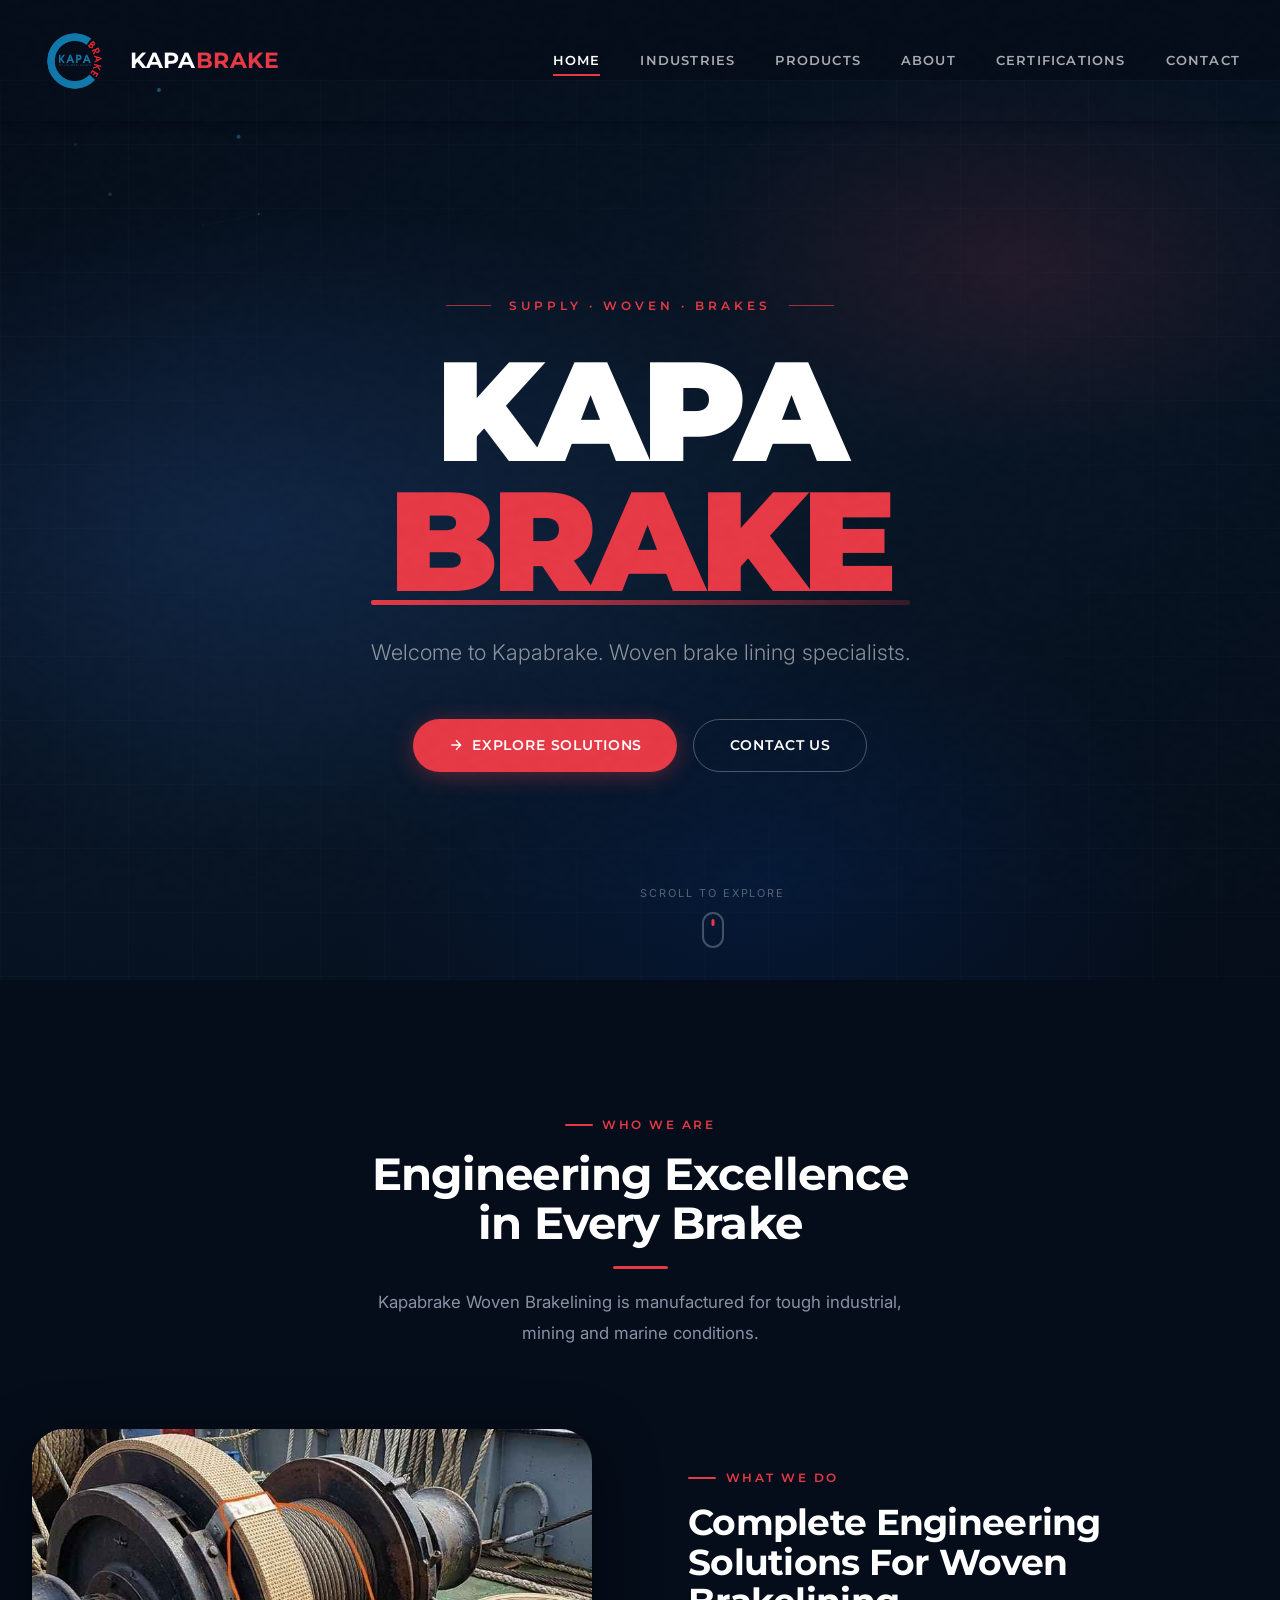
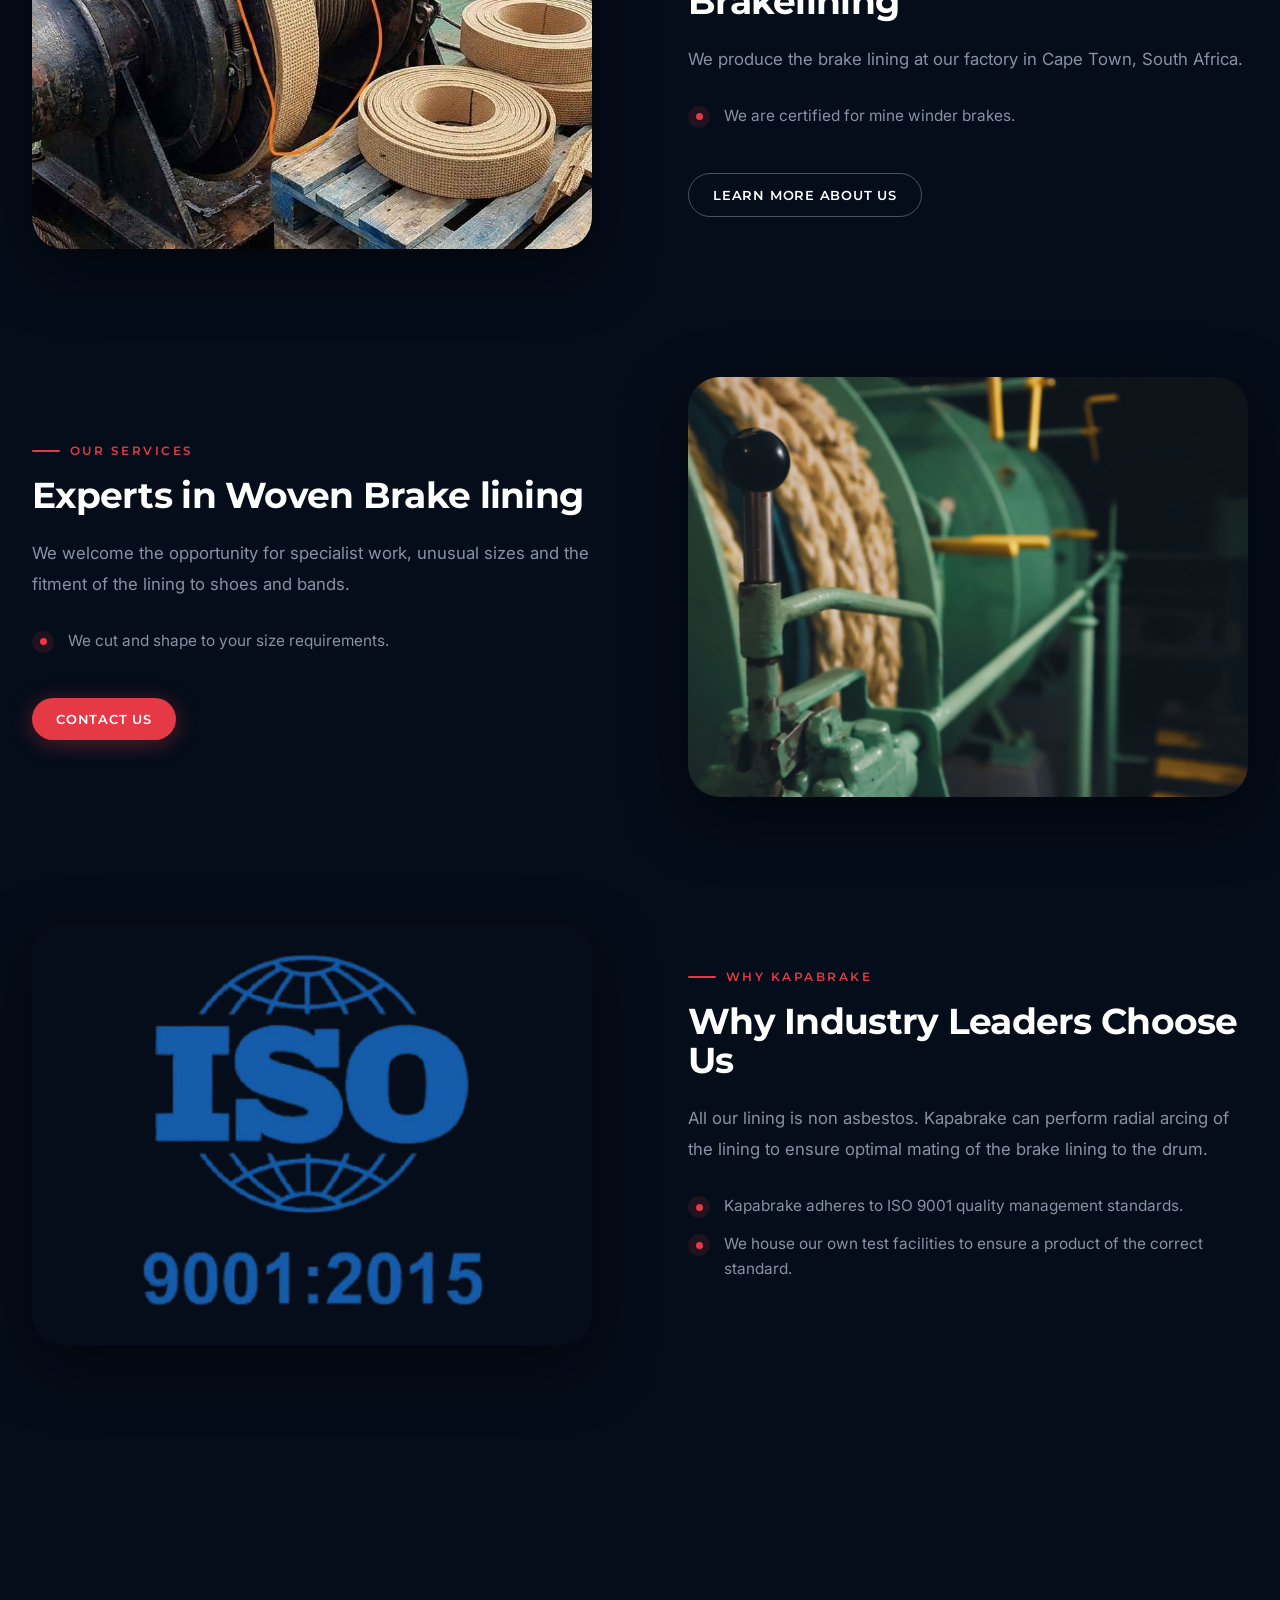
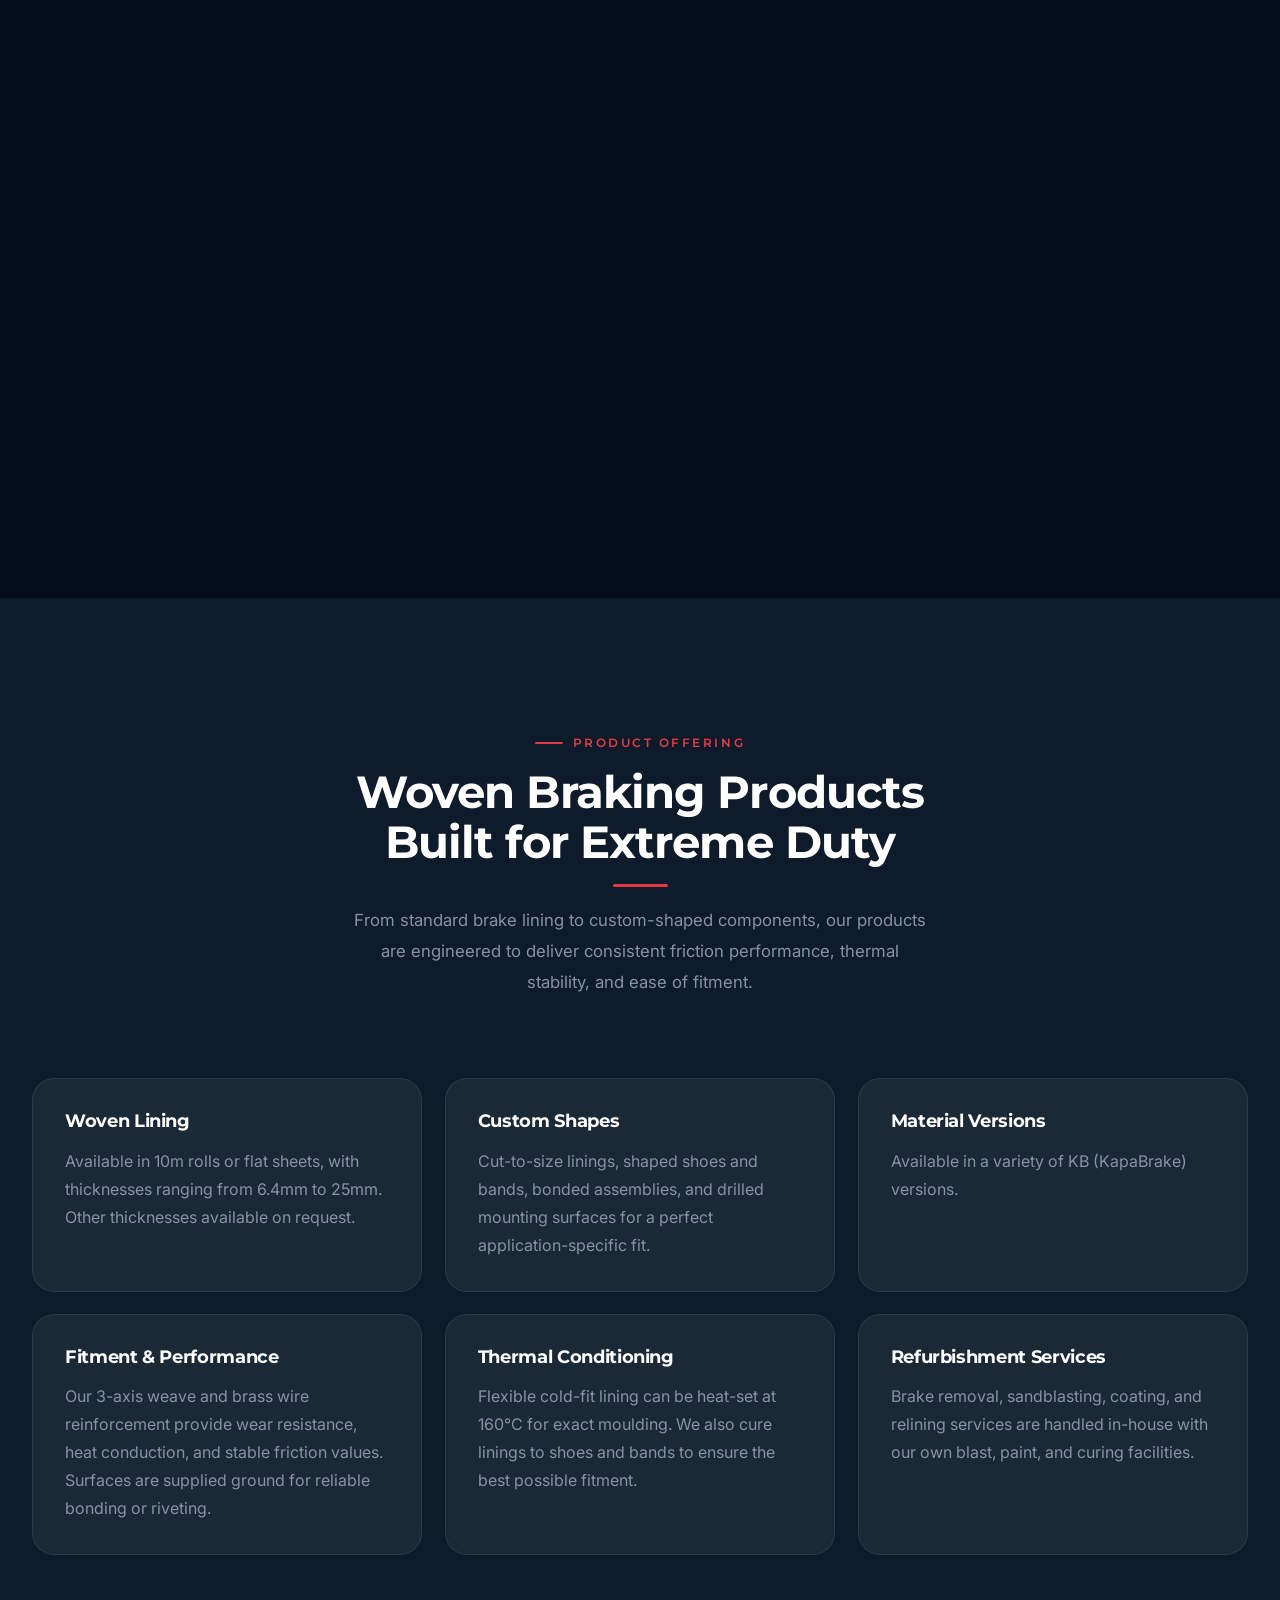
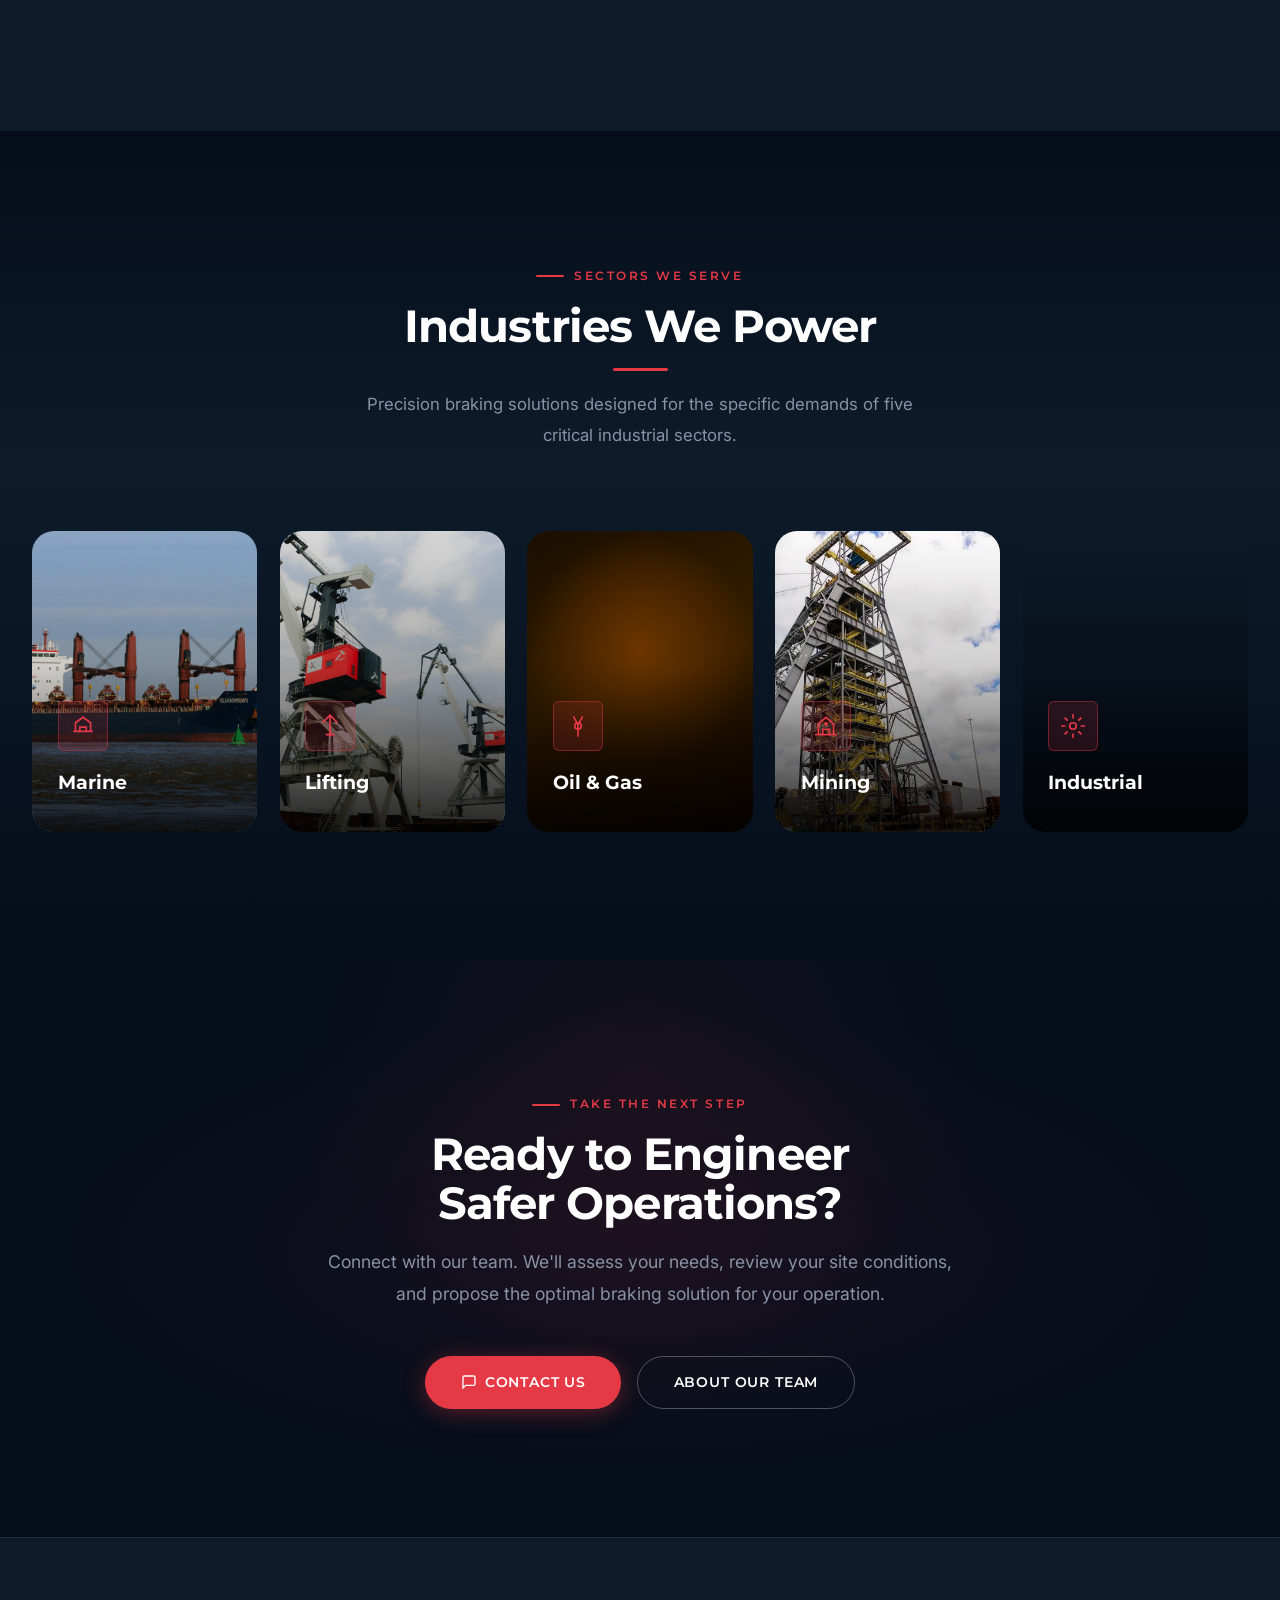
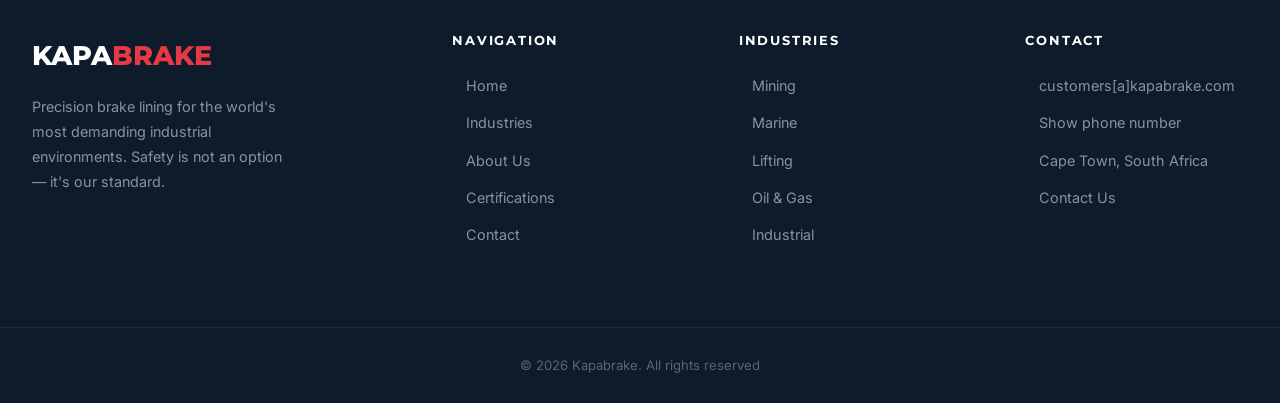
<file: index.html>
<!DOCTYPE html>
<html lang="en">
<head>
  <meta charset="UTF-8" />
  <meta name="viewport" content="width=device-width, initial-scale=1.0" />
  <title>Kapabrake | Industrial Brake Lining for Mining & Heavy Industry</title>
  <meta name="description" content="Kapabrake engineers precision brake lining for the world's most demanding industries — mining, oil & gas, marine, and lifting." />
  <link rel="icon" type="image/svg+xml" href="favicon.svg">
  <link rel="preconnect" href="https://fonts.googleapis.com" />
  <link rel="preconnect" href="https://fonts.gstatic.com" crossorigin />
  <link href="https://fonts.googleapis.com/css2?family=Montserrat:wght@300;400;600;700;800;900&family=Inter:wght@300;400;500;600&display=swap" rel="stylesheet" />
  <link rel="stylesheet" href="css/styles.css" />
  <link rel="stylesheet" href="css/responsive-mobile.css" />
  <style>
    .nav-logo-img {
      transition: transform 0.3s ease;
    }
    .nav-logo:hover .nav-logo-img {
      transform: rotate(15deg);
    }
  </style>
</head>
<body>

  <!-- Scroll Progress -->
  <div id="progress-bar"></div>

  <!-- Navigation -->
  <nav class="navbar">
    <a href="index.html" class="nav-logo">
      <img src="Media/Main/Kapabrake%20July%202026/Bg%20Removed/Kapabrake_Large_Logo-removebg-preview.png" alt="Kapabrake Logo" class="nav-logo-img" style="height:70px;width:auto;margin-right:1rem;">
      <span class="nav-logo-text">KAPA<em>BRAKE</em></span>
    </a>
    <div class="nav-links">
      <a href="index.html"   class="nav-link">Home</a>
      <a href="#industries"  class="nav-link">Industries</a>
      <a href="products.html" class="nav-link">Products</a>
      <a href="about.html"   class="nav-link">About</a>
      <a href="certifications.html"    class="nav-link">Certifications</a>
      <a href="contact.html" class="nav-link">Contact</a>
    </div>
    <button class="hamburger" aria-label="Menu">
      <span></span><span></span><span></span>
    </button>
  </nav>

  <!-- ═══ HERO ═══ -->
  <section class="hero">
    <div class="hero-bg">
      <video autoplay muted loop playsinline class="hero-video" style="width:100%;height:100%;object-fit:cover;">
        <source src="Media/Videos-Gifs/Main-Hero-Video.mp4" type="video/mp4">
      </video>
    </div>
    <canvas id="hero-canvas"></canvas>
    <div class="hero-grid"></div>
    <div class="hero-vignette"></div>

    <div class="hero-content">
      <p class="hero-eyebrow">Supply · Woven · Brakes</p>
      <h1 class="hero-title">
        <span class="kapa">KAPA</span>
        <span class="brake">BRAKE</span>
      </h1>
      <p class="hero-sub">Welcome to Kapabrake. Woven brake lining specialists.</p>
      <div class="hero-actions">
        <a href="#industries" class="btn btn-primary">
          <svg width="16" height="16" viewBox="0 0 24 24" fill="none" stroke="currentColor" stroke-width="2"><path d="M5 12h14M12 5l7 7-7 7"/></svg>
          Explore Solutions
        </a>
        <a href="contact.html" class="btn btn-outline">Contact Us</a>
      </div>
    </div>

    <div class="scroll-cue">
      <span class="scroll-cue-label">Scroll to explore</span>
      <div class="scroll-cue-mouse"><div class="scroll-cue-wheel"></div></div>
    </div>
  </section>

  <!-- ═══ VALUE BLOCKS ═══ -->
  <section class="section value-section" id="about-intro">
    <div class="container">
      <div class="section-header">
        <span class="tag">Who We Are</span>
        <h2>Engineering Excellence<br>in Every Brake</h2>
        <div class="section-divider"></div>
        <p class="section-sub">Kapabrake Woven Brakelining is manufactured for tough industrial, mining and marine conditions.</p>
      </div>
    </div>

    <!-- Block 1: What We Do -->
    <div class="value-block">
      <div class="val-img value-image-1 aos from-left">
        <img src="Media/Home%20-%20Hero/What%20We%20Do.jpeg" alt="What We Do" class="val-img-inner">
      </div>
      <div class="val-content aos from-right">
        <span class="tag">What We Do</span>
        <h3>Complete Engineering Solutions For Woven Brakelining</h3>
        <p>We produce the brake lining at our factory in Cape Town, South Africa.</p>
        <ul class="val-list">
          <li class="val-item"><div class="val-dot"></div>We are certified for mine winder brakes.</li>
        </ul>
        <a href="about.html" class="btn btn-outline btn-sm" style="margin-top:1rem;">Learn More About Us</a>
      </div>
    </div>

    <!-- Block 2: Services -->
    <div class="value-block flip">
      <div class="val-img value-image-2 aos from-right">
        <img src="Media/Home - Hero/Custom Installation.jpg" alt="Custom Installation" class="val-img-inner">
      </div>
      <div class="val-content aos from-left">
        <span class="tag">Our Services</span>
        <h3>Experts in Woven Brake lining</h3>
        <p>We welcome the opportunity for specialist work, unusual sizes and the fitment of the lining to shoes and bands.</p>
        <ul class="val-list">
          <li class="val-item"><div class="val-dot"></div>We cut and shape to your size requirements.</li>
        </ul>
        <a href="contact.html" class="btn btn-primary btn-sm" style="margin-top:1rem;">Contact Us</a>
      </div>
    </div>

    <!-- Block 3: Why Kapabrake -->
    <div class="value-block">
      <div class="val-img value-image-3 aos from-left">
        <img src="Media/Home - Hero/Why Leaders Trust Us.png" alt="Why Leaders Trust Us" class="val-img-inner">
      </div>
      <div class="val-content aos from-right">
        <span class="tag">Why Kapabrake</span>
        <h3>Why Industry Leaders Choose Us</h3>
        <p>All our lining is non asbestos. Kapabrake can perform radial arcing of the lining to ensure optimal mating of the brake lining to the drum.</p>
        <ul class="val-list">
          <li class="val-item"><div class="val-dot"></div>Kapabrake adheres to ISO 9001 quality management standards.</li>
          <li class="val-item"><div class="val-dot"></div>We house our own test facilities to ensure a product of the correct standard.</li>
        </ul>
      </div>
    </div>

    <!-- Block 4: Industry Problems -->
    <div class="value-block flip">
      <div class="val-img value-image-4 aos from-right">
        <video autoplay muted loop class="val-img-inner" style="width:100%;height:100%;object-fit:cover;">
          <source src="Media/Main/Harshest%20Conditions.mp4" type="video/mp4">
        </video>
      </div>
      <div class="val-content aos from-left">
        <span class="tag">Solving Real Problems</span>
        <h3>Built for the Harshest Conditions on Earth</h3>
        <p>Mining and heavy industry present engineering challenges that off-the-shelf solutions cannot solve. Extreme heat, constant vibration, corrosive environments, and enormous loads demand systems that are engineered from the ground up for durability.</p>
        <p>Kapabrake's engineering philosophy is simple: design for worst-case scenarios, then test beyond them. All brake lining that we ship has been subjected to conditions more extreme than it will ever face in the field.</p>
        <ul class="val-list">
         
          <li class="val-item"><div class="val-dot"></div>Corrosion-resistant coatings for marine environments</li>
          <li class="val-item"><div class="val-dot"></div>Engineered for abnormal load capacities</li>
        </ul>
      </div>
    </div>
  </section>

  <!-- ═══ PRODUCT OFFERING ═══ -->
  <section class="section" style="background:var(--bg-secondary)">
    <div class="container">
      <div class="section-header">
        <span class="tag">Product Offering</span>
        <h2 style="color:#fff;">Woven Braking Products<br>Built for Extreme Duty</h2>
        <div class="section-divider"></div>
        <p class="section-sub">From standard brake lining to custom-shaped components, our products are engineered to deliver consistent friction performance, thermal stability, and ease of fitment.</p>
      </div>
    </div>
    <div class="product-grid">
      <div class="product-card aos">
        <h4>Woven Lining</h4>
        <p>Available in 10m rolls or flat sheets, with thicknesses ranging from 6.4mm to 25mm. Other thicknesses available on request.</p>
      </div>
      <div class="product-card aos" data-delay="100">
        <h4>Custom Shapes</h4>
        <p>Cut-to-size linings, shaped shoes and bands, bonded assemblies, and drilled mounting surfaces for a perfect application-specific fit.</p>
      </div>
      <div class="product-card aos" data-delay="200">
        <h4>Material Versions</h4>
        <p>Available in a variety of KB (KapaBrake) versions.</p>
      </div>
      <div class="product-card aos" data-delay="300">
        <h4>Fitment &amp; Performance</h4>
        <p>Our 3-axis weave and brass wire reinforcement provide wear resistance, heat conduction, and stable friction values. Surfaces are supplied ground for reliable bonding or riveting.</p>
      </div>
      <div class="product-card aos" data-delay="400">
        <h4>Thermal Conditioning</h4>
        <p>Flexible cold-fit lining can be heat-set at 160°C for exact moulding. We also cure linings to shoes and bands to ensure the best possible fitment.</p>
      </div>
      <div class="product-card aos" data-delay="500">
        <h4>Refurbishment Services</h4>
        <p>Brake removal, sandblasting, coating, and relining services are handled in-house with our own blast, paint, and curing facilities.</p>
      </div>
    </div>
  </section>

  <!-- ═══ INDUSTRIES ═══ -->
  <section class="section industries-section" id="industries">
    <div class="container">
      <div class="section-header">
        <span class="tag">Sectors We Serve</span>
        <h2>Industries We Power</h2>
        <div class="section-divider"></div>
        <p class="section-sub">Precision braking solutions designed for the specific demands of five critical industrial sectors.</p>
      </div>
    </div>

    <div class="industries-grid">

      <!-- Marine -->
      <a href="industries/marine.html" class="ind-card ind-marine aos scale-in">
        <div class="ind-card-bg">
          <img src="Media/Industries%20Cover%20Media/Marine_Cover_Image.png" alt="Marine operations" />
        </div>
        <div class="ind-card-overlay"></div>
        <div class="ind-arrow">
          <svg viewBox="0 0 24 24"><path d="M7 17L17 7M7 7h10v10"/></svg>
        </div>
        <div class="ind-card-body">
          <div class="ind-icon">
            <svg viewBox="0 0 24 24"><path d="M3 17h18M5 17V9l7-5 7 5v8"/><path d="M9 17V13h6v4"/></svg>
          </div>
          <div class="ind-title">Marine</div>
          <div class="ind-desc">Flexible for easy fitment on winches for anchors, windlasses, and deck machinery.</div>
        </div>
      </a>

      <!-- Lifting -->
      <a href="industries/lifting.html" class="ind-card ind-lifting aos scale-in" data-delay="80">
        <div class="ind-card-bg">
          <img src="Media/Home - Industries/Industry Lifting.jpg" alt="Lifting operations" />
        </div>
        <div class="ind-card-overlay"></div>
        <div class="ind-arrow">
          <svg viewBox="0 0 24 24"><path d="M7 17L17 7M7 7h10v10"/></svg>
        </div>
        <div class="ind-card-body">
          <div class="ind-icon">
            <svg viewBox="0 0 24 24"><path d="M12 2v20M5 9l7-7 7 7"/><path d="M8 20h8"/></svg>
          </div>
          <div class="ind-title">Lifting</div>
          <div class="ind-desc">Even thickness for maximum mating on drum faces of cranes, elevators and lifting equipment.</div>
        </div>
      </a>

      <!-- Oil & Gas -->
      <a href="industries/oil-gas.html" class="ind-card ind-oilgas aos scale-in" data-delay="160">
        <div class="ind-card-bg">
          <video autoplay muted loop playsinline>
            <source src="Media/Home - Industries/Industry Oil.mp4" type="video/mp4">
          </video>
        </div>
        <div class="ind-card-overlay"></div>
        <div class="ind-arrow">
          <svg viewBox="0 0 24 24"><path d="M7 17L17 7M7 7h10v10"/></svg>
        </div>
        <div class="ind-card-body">
          <div class="ind-icon">
            <svg viewBox="0 0 24 24"><path d="M12 22V12m0 0C12 8 8 6 8 3m4 9c0-4 4-6 4-9"/><circle cx="12" cy="12" r="3"/></svg>
          </div>
          <div class="ind-title">Oil &amp; Gas</div>
          <div class="ind-desc">Impressive friction performance for drilling winches and hazardous area power stopping.</div>
        </div>
      </a>

      <!-- Mining -->
      <a href="industries/mining.html" class="ind-card ind-mining aos scale-in" data-delay="240">
        <div class="ind-card-bg">
          <img src="Media/Industries%20Cover%20Media/Head_gear%20Mining%20Industry.jpeg" alt="Mining operations" />
        </div>
        <div class="ind-card-overlay"></div>
        <div class="ind-arrow">
          <svg viewBox="0 0 24 24"><path d="M7 17L17 7M7 7h10v10"/></svg>
        </div>
        <div class="ind-card-body">
          <div class="ind-icon">
            <svg viewBox="0 0 24 24"><path d="M2 20h20M5 20V10l7-6 7 6v10"/><path d="M9 20v-5h6v5"/><circle cx="12" cy="10" r="1"/></svg>
          </div>
          <div class="ind-title">Mining</div>
          <div class="ind-desc">Strong wear rates and proven durability for mining hoists, cages, and shaft systems.</div>
        </div>
      </a>

      <!-- Industrial -->
      <a href="industries/industrial.html" class="ind-card ind-industrial aos scale-in" data-delay="320">
        <div class="ind-card-bg">
          <video autoplay muted loop playsinline>
            <source src="Media/Main/Hot Rolling.mp4" type="video/mp4">
          </video>
        </div>
        <div class="ind-card-overlay"></div>
        <div class="ind-arrow">
          <svg viewBox="0 0 24 24"><path d="M7 17L17 7M7 7h10v10"/></svg>
        </div>
        <div class="ind-card-body">
          <div class="ind-icon">
            <svg viewBox="0 0 24 24"><circle cx="12" cy="12" r="3"/><path d="M12 1v4M12 19v4M4.22 4.22l2.83 2.83M16.95 16.95l2.83 2.83M1 12h4M19 12h4M4.22 19.78l2.83-2.83M16.95 7.05l2.83-2.83"/></svg>
          </div>
          <div class="ind-title">Industrial</div>
          <div class="ind-desc">Tough brake lining for heavy factory machinery, clutches, and industrial equipment.</div>
        </div>
      </a>

    </div>
  </section>

  <!-- ═══ CTA ═══ -->
  <section class="section cta-section">
    <div class="cta-inner">
      <span class="tag" style="justify-content:center;">Take the Next Step</span>
      <h2 class="aos">Ready to Engineer<br>Safer Operations?</h2>
      <p class="aos" data-delay="100">Connect with our team. We'll assess your needs, review your site conditions, and propose the optimal braking solution for your operation.</p>
      <div class="cta-actions aos" data-delay="200">
        <a href="contact.html" class="btn btn-primary">
          <svg width="16" height="16" viewBox="0 0 24 24" fill="none" stroke="currentColor" stroke-width="2"><path d="M21 15a2 2 0 01-2 2H7l-4 4V5a2 2 0 012-2h14a2 2 0 012 2z"/></svg>
          Contact Us
        </a>
        <a href="about.html" class="btn btn-outline">About Our Team</a>
      </div>
    </div>
  </section>

  <!-- ═══ FOOTER ═══ -->
  <footer class="footer">
    <div class="footer-grid">
      <div>
        <div class="footer-brand-name">KAPA<em>BRAKE</em></div>
        <p class="footer-tagline">Precision brake lining for the world's most demanding industrial environments. Safety is not an option — it's our standard.</p>
      </div>

      <div class="footer-col">
        <h4>Navigation</h4>
        <ul>
          <li><a href="index.html">Home</a></li>
          <li><a href="#industries">Industries</a></li>
          <li><a href="about.html">About Us</a></li>
          <li><a href="certifications.html">Certifications</a></li>
          <li><a href="contact.html">Contact</a></li>
        </ul>
      </div>

      <div class="footer-col">
        <h4>Industries</h4>
        <ul>
          <li><a href="industries/mining.html">Mining</a></li>
          <li><a href="industries/marine.html">Marine</a></li>
          <li><a href="industries/lifting.html">Lifting</a></li>
          <li><a href="industries/oil-gas.html">Oil &amp; Gas</a></li>
          <li><a href="industries/industrial.html">Industrial</a></li>
        </ul>
      </div>

      <div class="footer-col">
        <h4>Contact</h4>
        <ul>
          <li><a href="mailto:customers@kapabrake.com">customers[a]kapabrake.com</a></li>
          <li><a href="#" id="phone" data-p="KzI3ICgyMSkgMjg2IDA2NDE=">Show phone number</a></li>
          <li><a href="#">Cape Town, South Africa</a></li>
          <li><a href="contact.html">Contact Us</a></li>
        </ul>
      </div>
    </div>

    <div class="footer-bottom">
      <p class="footer-copy">© <span id="year"></span> Kapabrake. All rights reserved</p>
    
  </footer>

  <script src="js/main.js"></script>
  <script>
    // Auto-update copyright year
    document.getElementById('year').textContent = new Date().getFullYear();
  </script>
  <script>
    // Auto-update copyright year
    document.getElementById("year").textContent = new Date().getFullYear();
  </script>
  <script>
    document.querySelectorAll('a[id="phone"]').forEach(phoneEl => {
      phoneEl.addEventListener('click', e => {
        e.preventDefault();
        const num = atob(phoneEl.dataset.p);
        phoneEl.textContent = num;
        phoneEl.href = 'tel:' + num.replace(/[^d+]/g, '');
      });
    });
  </script>
</body>
</html>
</file>
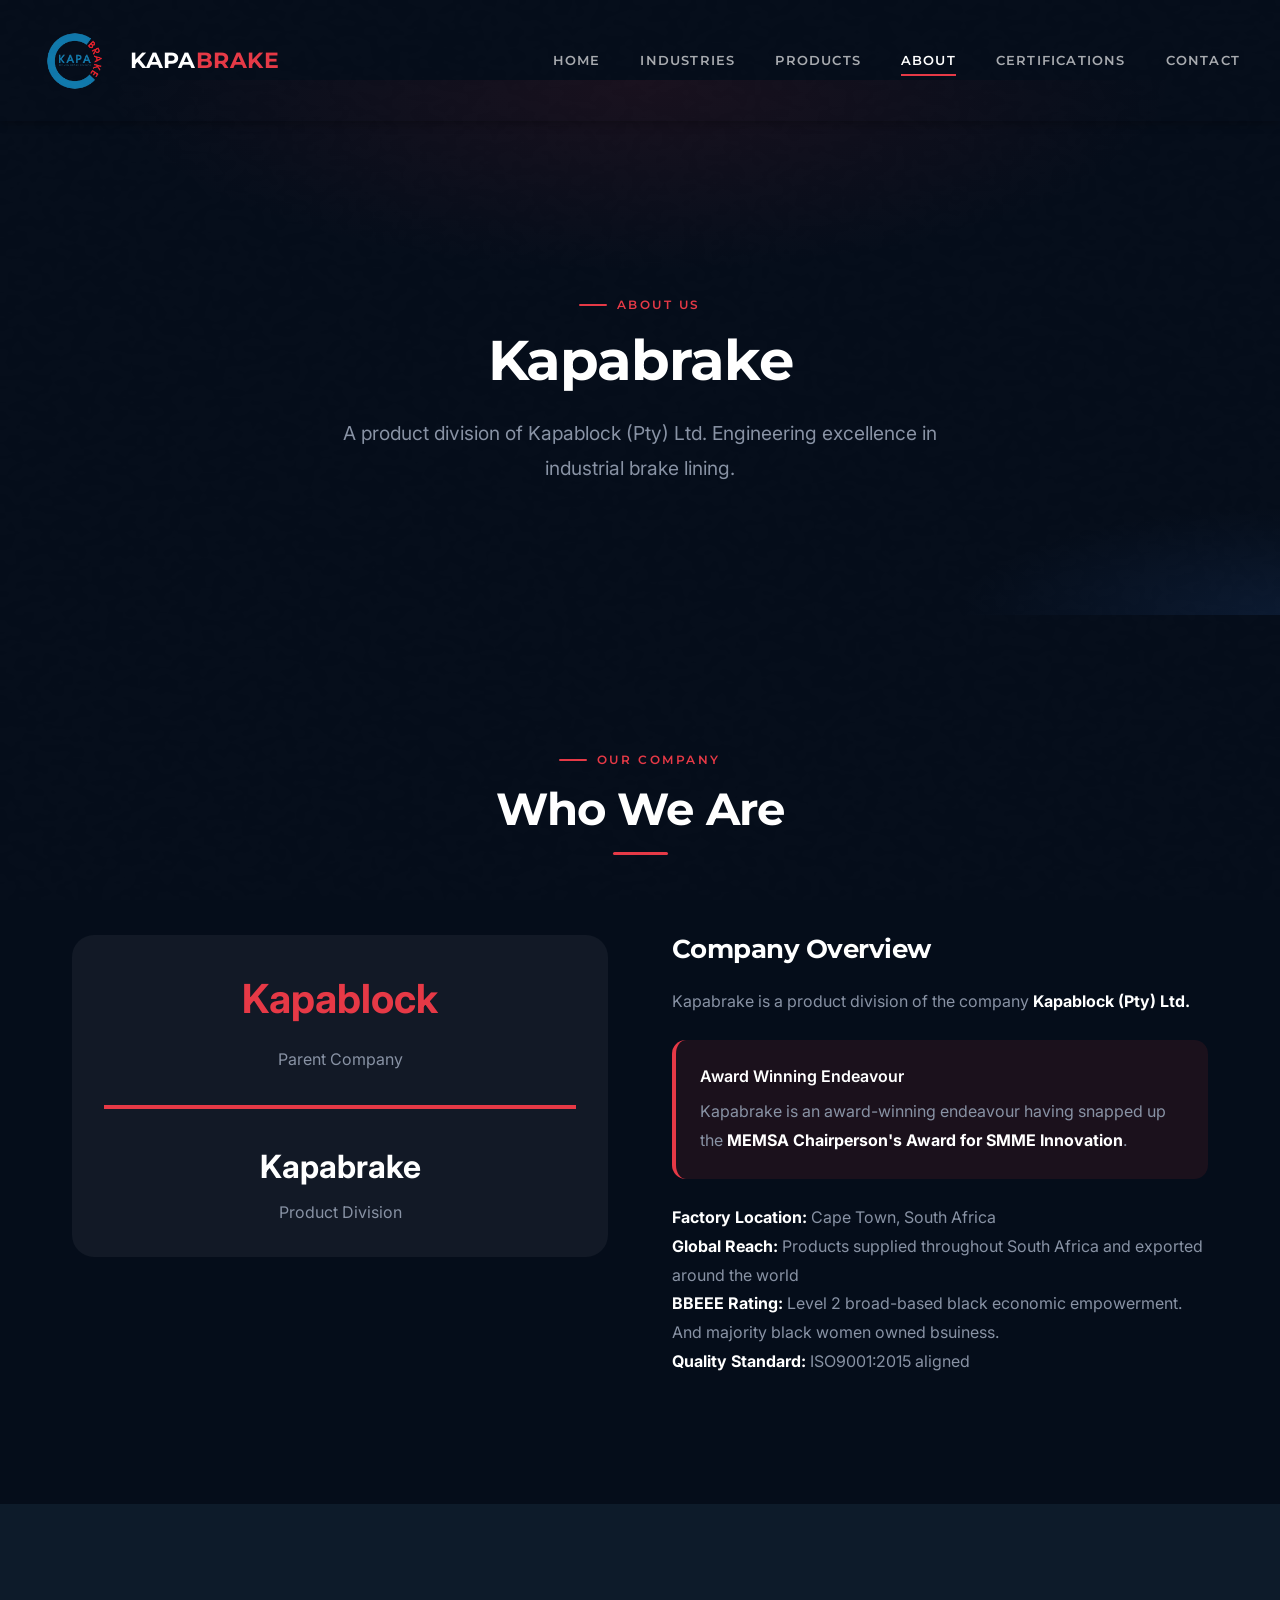
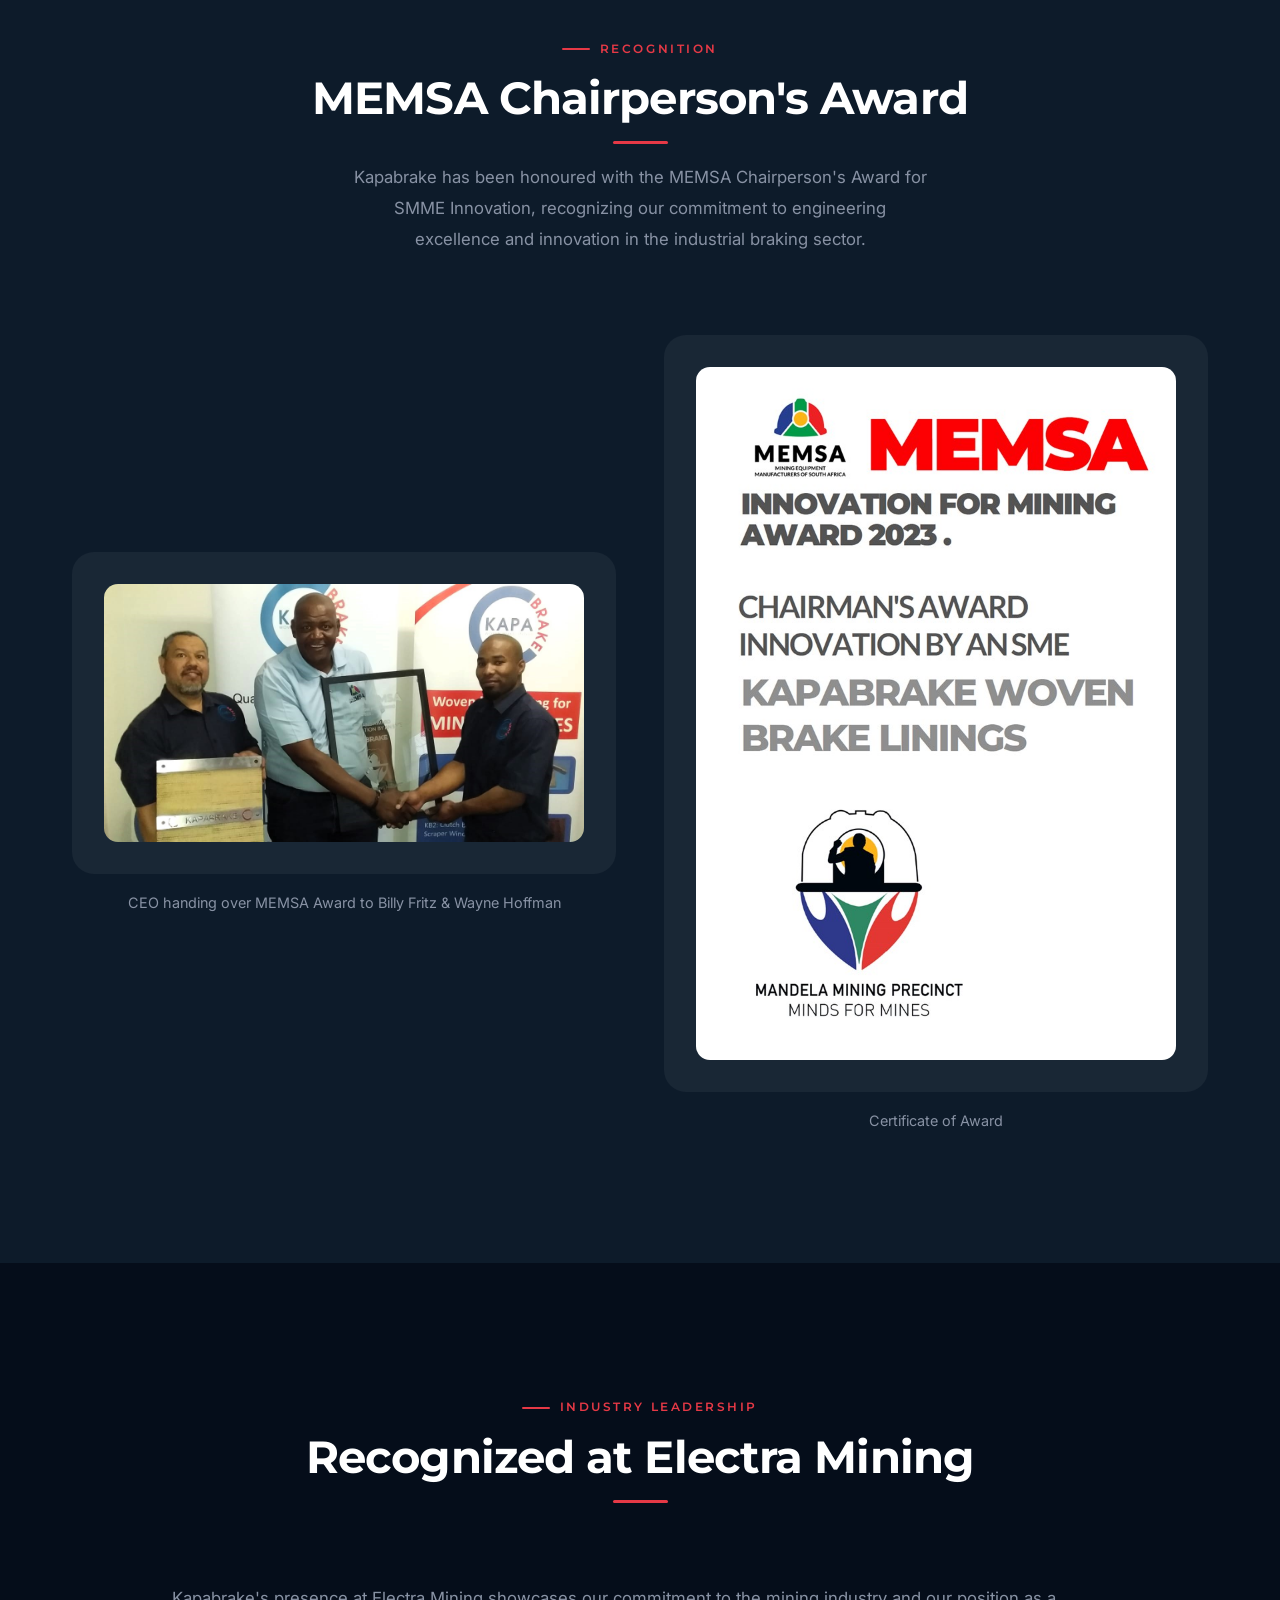
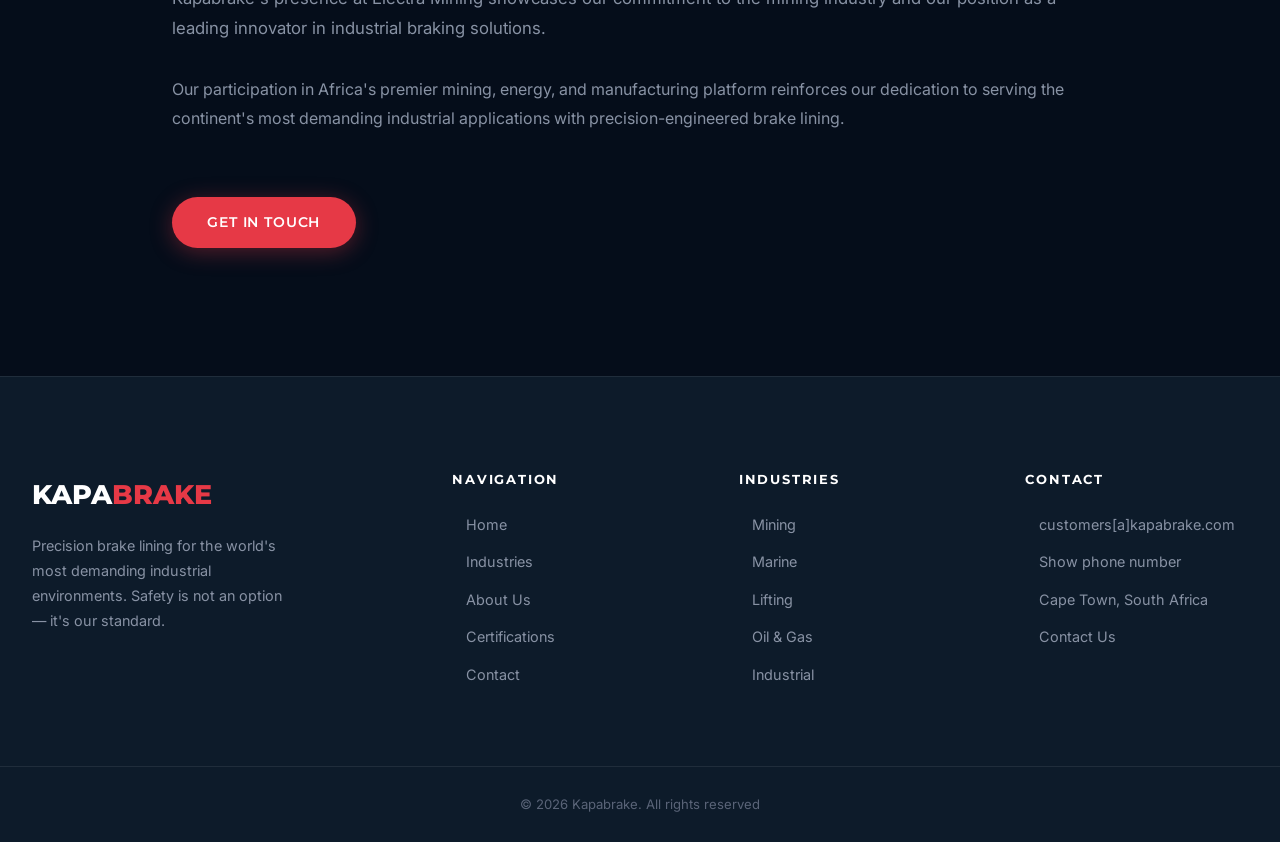
<file: about.html>
<!DOCTYPE html>
<html lang="en">
<head>
  <meta charset="UTF-8" />
  <meta name="viewport" content="width=device-width, initial-scale=1.0" />
  <title>About Kapabrake | Our Story & Mission</title>
  <meta name="description" content="Learn about Kapabrake — a product division of Kapablock (Pty) Ltd., award-winning manufacturer of industrial brake lining based in Cape Town, South Africa." />
  <link rel="icon" type="image/svg+xml" href="favicon.svg">
  <link rel="preconnect" href="https://fonts.googleapis.com" />
  <link rel="preconnect" href="https://fonts.gstatic.com" crossorigin />
  <link href="https://fonts.googleapis.com/css2?family=Montserrat:wght@300;400;600;700;800;900&family=Inter:wght@300;400;500;600&display=swap" rel="stylesheet" />
  <link rel="stylesheet" href="css/styles.css" />
  <link rel="stylesheet" href="css/responsive-mobile.css" />
  <style>
    .nav-logo-img {
      transition: transform 0.3s ease;
    }
    .nav-logo:hover .nav-logo-img {
      transform: rotate(15deg);
    }
  </style>
</head>
<body>

  <div id="progress-bar"></div>

  <nav class="navbar">
    <a href="index.html" class="nav-logo">
      <img src="Media/Main/Kapabrake%20July%202026/Bg%20Removed/Kapabrake_Large_Logo-removebg-preview.png" alt="Kapabrake Logo" class="nav-logo-img" style="height:70px;width:auto;margin-right:1rem;">
      <span class="nav-logo-text">KAPA<em>BRAKE</em></span>
    </a>
    <div class="nav-links">
      <a href="index.html"   class="nav-link">Home</a>
      <a href="index.html#industries" class="nav-link">Industries</a>
      <a href="products.html" class="nav-link">Products</a>
      <a href="about.html"   class="nav-link">About</a>
      <a href="certifications.html"    class="nav-link">Certifications</a>
      <a href="contact.html" class="nav-link">Contact</a>
    </div>
    <button class="hamburger" aria-label="Menu">
      <span></span><span></span><span></span>
    </button>
  </nav>

  <div class="page-hero">
    <div class="page-hero-inner">
      <span class="tag tag-center">About Us</span>
      <h1 class="aos">Kapabrake</h1>
      <p class="aos" data-delay="100">A product division of Kapablock (Pty) Ltd. Engineering excellence in industrial brake lining.</p>
    </div>
  </div>

  <!-- About Company Section -->
  <section class="section" style="background:var(--bg-primary)">
    <div class="container" style="max-width:1200px">
      <div class="section-header">
        <span class="tag">Our Company</span>
        <h2 style="color:#fff;">Who We Are</h2>
        <div class="section-divider"></div>
      </div>

      <div style="display:grid;grid-template-columns:1fr 1fr;gap:4rem;align-items:start;margin-top:3rem;" class="aos">
        <!-- Left: Logo/Identity -->
        <div>
          <div style="background:rgba(255,255,255,0.05);padding:2rem;border-radius:var(--radius-lg);text-align:center;margin-bottom:2rem;">
            <div style="font-size:2.5rem;font-weight:bold;color:var(--red);margin-bottom:1rem;">Kapablock</div>
            <div style="color:var(--text-secondary);margin-bottom:2rem;">Parent Company</div>
            <div style="height:4px;background:var(--red);margin:2rem 0;"></div>
            <div style="font-size:2rem;font-weight:bold;color:#fff;">Kapabrake</div>
            <div style="color:var(--text-secondary);margin-top:0.5rem;">Product Division</div>
          </div>
        </div>

        <!-- Right: Company Information -->
        <div>
          <h3 style="color:#fff;margin-bottom:1.5rem;">Company Overview</h3>
          <div style="display:flex;flex-direction:column;gap:1.5rem;color:var(--text-secondary);">
            <p style="line-height:1.8;">Kapabrake is a product division of the company <strong style="color:#fff;">Kapablock (Pty) Ltd.</strong></p>

            <div style="background:rgba(220,50,50,0.1);border-left:4px solid var(--red);padding:1.5rem;border-radius:var(--radius-md);">
              <div style="color:#fff;font-weight:600;margin-bottom:0.5rem;">Award Winning Endeavour</div>
              <p style="line-height:1.8;margin:0;">Kapabrake is an award-winning endeavour having snapped up the <strong style="color:#fff;">MEMSA Chairperson's Award for SMME Innovation</strong>.</p>
            </div>

            <div>
              <p style="line-height:1.8;"><strong style="color:#fff;">Factory Location:</strong> Cape Town, South Africa</p>
              <p style="line-height:1.8;"><strong style="color:#fff;">Global Reach:</strong> Products supplied throughout South Africa and exported around the world</p>
              <p style="line-height:1.8;"><strong style="color:#fff;">BBEEE Rating:</strong> Level 2 broad-based black economic empowerment. And majority black women owned bsuiness.</p>
              <p style="line-height:1.8;"><strong style="color:#fff;">Quality Standard:</strong> ISO9001:2015 aligned</p>
            </div>
          </div>
        </div>
      </div>
    </div>
  </section>

  <!-- Awards & Recognition -->
  <section class="section" style="background:var(--bg-secondary)">
    <div class="container" style="max-width:1200px">
      <div class="section-header">
        <span class="tag">Recognition</span>
        <h2 style="color:#fff;">MEMSA Chairperson's Award</h2>
        <div class="section-divider"></div>
        <p class="section-sub">Kapabrake has been honoured with the MEMSA Chairperson's Award for SMME Innovation, recognizing our commitment to engineering excellence and innovation in the industrial braking sector.</p>
      </div>

      <div style="display:grid;grid-template-columns:1fr 1fr;gap:3rem;margin-top:3rem;align-items:center;" class="aos">
        <!-- Award Photo -->
        <div>
          <div style="background:rgba(255,255,255,0.05);padding:2rem;border-radius:var(--radius-lg);">
            <img src="Media/Main/Kapabrake%20July%202026/CEO-Award-Handover-2023.jpg" alt="MEMSA CEO handing over award to Kapabrake team" style="width:100%;height:auto;border-radius:var(--radius-md);">
          </div>
          <p style="color:var(--text-secondary);text-align:center;margin-top:1rem;font-size:0.9rem;">CEO handing over MEMSA Award to Billy Fritz & Wayne Hoffman</p>
        </div>

        <!-- Award Certificate -->
        <div>
          <div style="background:rgba(255,255,255,0.05);padding:2rem;border-radius:var(--radius-lg);">
            <img src="Media/Main/Kapabrake%20July%202026/Chairman%20Award.jpg" alt="MEMSA Award Certificate" style="width:100%;height:auto;border-radius:var(--radius-md);">
          </div>
          <p style="color:var(--text-secondary);text-align:center;margin-top:1rem;font-size:0.9rem;">Certificate of Award</p>
        </div>
      </div>
    </div>
  </section>

  <!-- Industry Presence -->
  <section class="section" style="background:var(--bg-primary)">
    <div class="container" style="max-width:1000px">
      <div class="section-header">
        <span class="tag">Industry Leadership</span>
        <h2 style="color:#fff;">Recognized at Electra Mining</h2>
        <div class="section-divider"></div>
      </div>

      <div style="display:flex;flex-direction:column;gap:2rem;margin-top:3rem;" class="aos">
        <p style="color:var(--text-secondary);line-height:1.8;font-size:1.05rem;">Kapabrake's presence at Electra Mining showcases our commitment to the mining industry and our position as a leading innovator in industrial braking solutions.</p>

        <p style="color:var(--text-secondary);line-height:1.8;">Our participation in Africa's premier mining, energy, and manufacturing platform reinforces our dedication to serving the continent's most demanding industrial applications with precision-engineered brake lining.</p>

        <div style="margin-top:2rem;">
          <a href="contact.html" class="btn btn-primary">Get in Touch</a>
        </div>
      </div>
    </div>
  </section>




  <!-- ═══ FOOTER ═══ -->
  <footer class="footer">
    <div class="footer-grid">
      <div>
        <div class="footer-brand-name">KAPA<em>BRAKE</em></div>
        <p class="footer-tagline">Precision brake lining for the world's most demanding industrial environments. Safety is not an option — it's our standard.</p>
      </div>

      <div class="footer-col">
        <h4>Navigation</h4>
        <ul>
          <li><a href="index.html">Home</a></li>
          <li><a href="#industries">Industries</a></li>
          <li><a href="about.html">About Us</a></li>
          <li><a href="certifications.html">Certifications</a></li>
          <li><a href="contact.html">Contact</a></li>
        </ul>
      </div>

      <div class="footer-col">
        <h4>Industries</h4>
        <ul>
          <li><a href="industries/mining.html">Mining</a></li>
          <li><a href="industries/marine.html">Marine</a></li>
          <li><a href="industries/lifting.html">Lifting</a></li>
          <li><a href="industries/oil-gas.html">Oil &amp; Gas</a></li>
          <li><a href="industries/industrial.html">Industrial</a></li>
        </ul>
      </div>

      <div class="footer-col">
        <h4>Contact</h4>
        <ul>
          <li><a href="mailto:customers@kapabrake.com">customers[a]kapabrake.com</a></li>
          <li><a href="#" id="phone" data-p="KzI3ICgyMSkgMjg2IDA2NDE=">Show phone number</a></li>
          <li><a href="#">Cape Town, South Africa</a></li>
          <li><a href="contact.html">Contact Us</a></li>
        </ul>
      </div>
    </div>

    <div class="footer-bottom">
      <p class="footer-copy">© <span id="year"></span> Kapabrake. All rights reserved</p>
    
  </footer>

  <script src="js/main.js"></script>
  <script>
    // Auto-update copyright year
    document.getElementById('year').textContent = new Date().getFullYear();
  </script>
  <script>
    // Auto-update copyright year
    document.getElementById("year").textContent = new Date().getFullYear();
  </script>
  <script>
    document.querySelectorAll('a[id="phone"]').forEach(phoneEl => {
      phoneEl.addEventListener('click', e => {
        e.preventDefault();
        const num = atob(phoneEl.dataset.p);
        phoneEl.textContent = num;
        phoneEl.href = 'tel:' + num.replace(/[^d+]/g, '');
      });
    });
  </script>
</body>
</html>
</file>
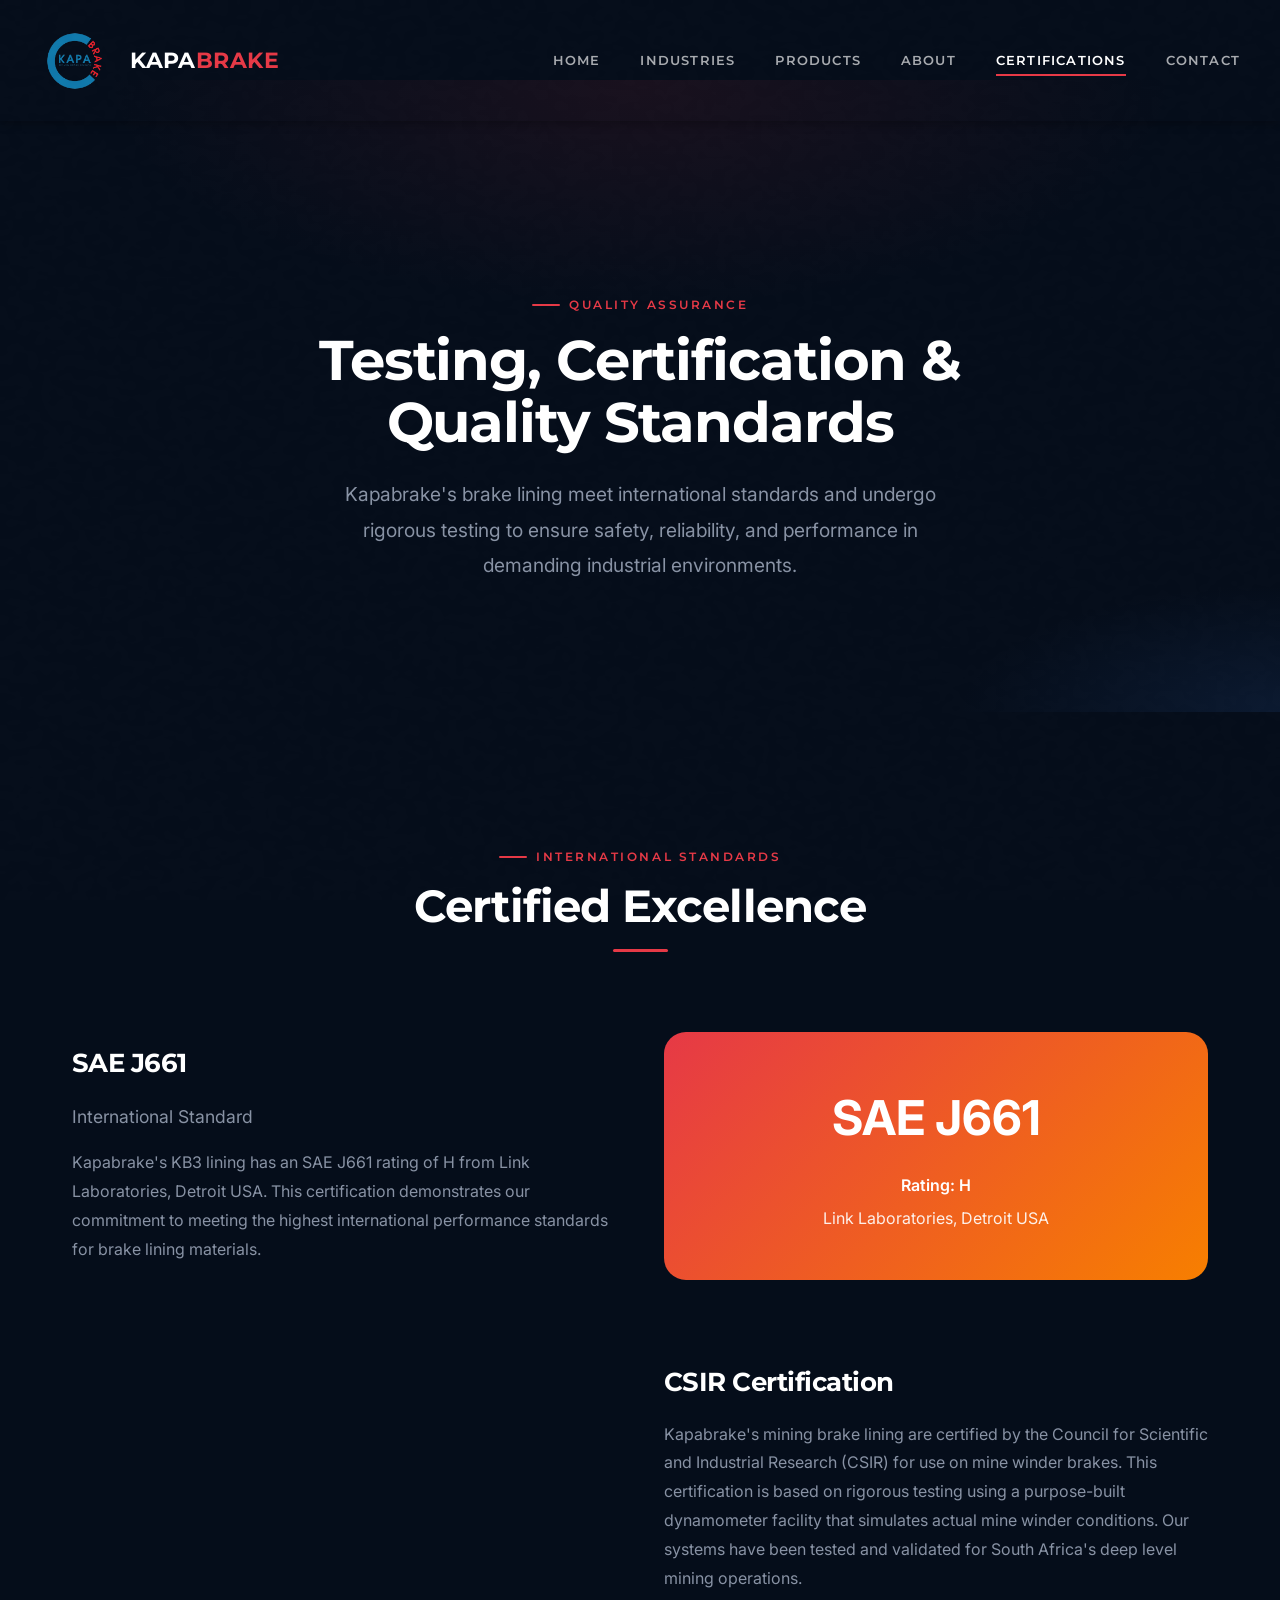
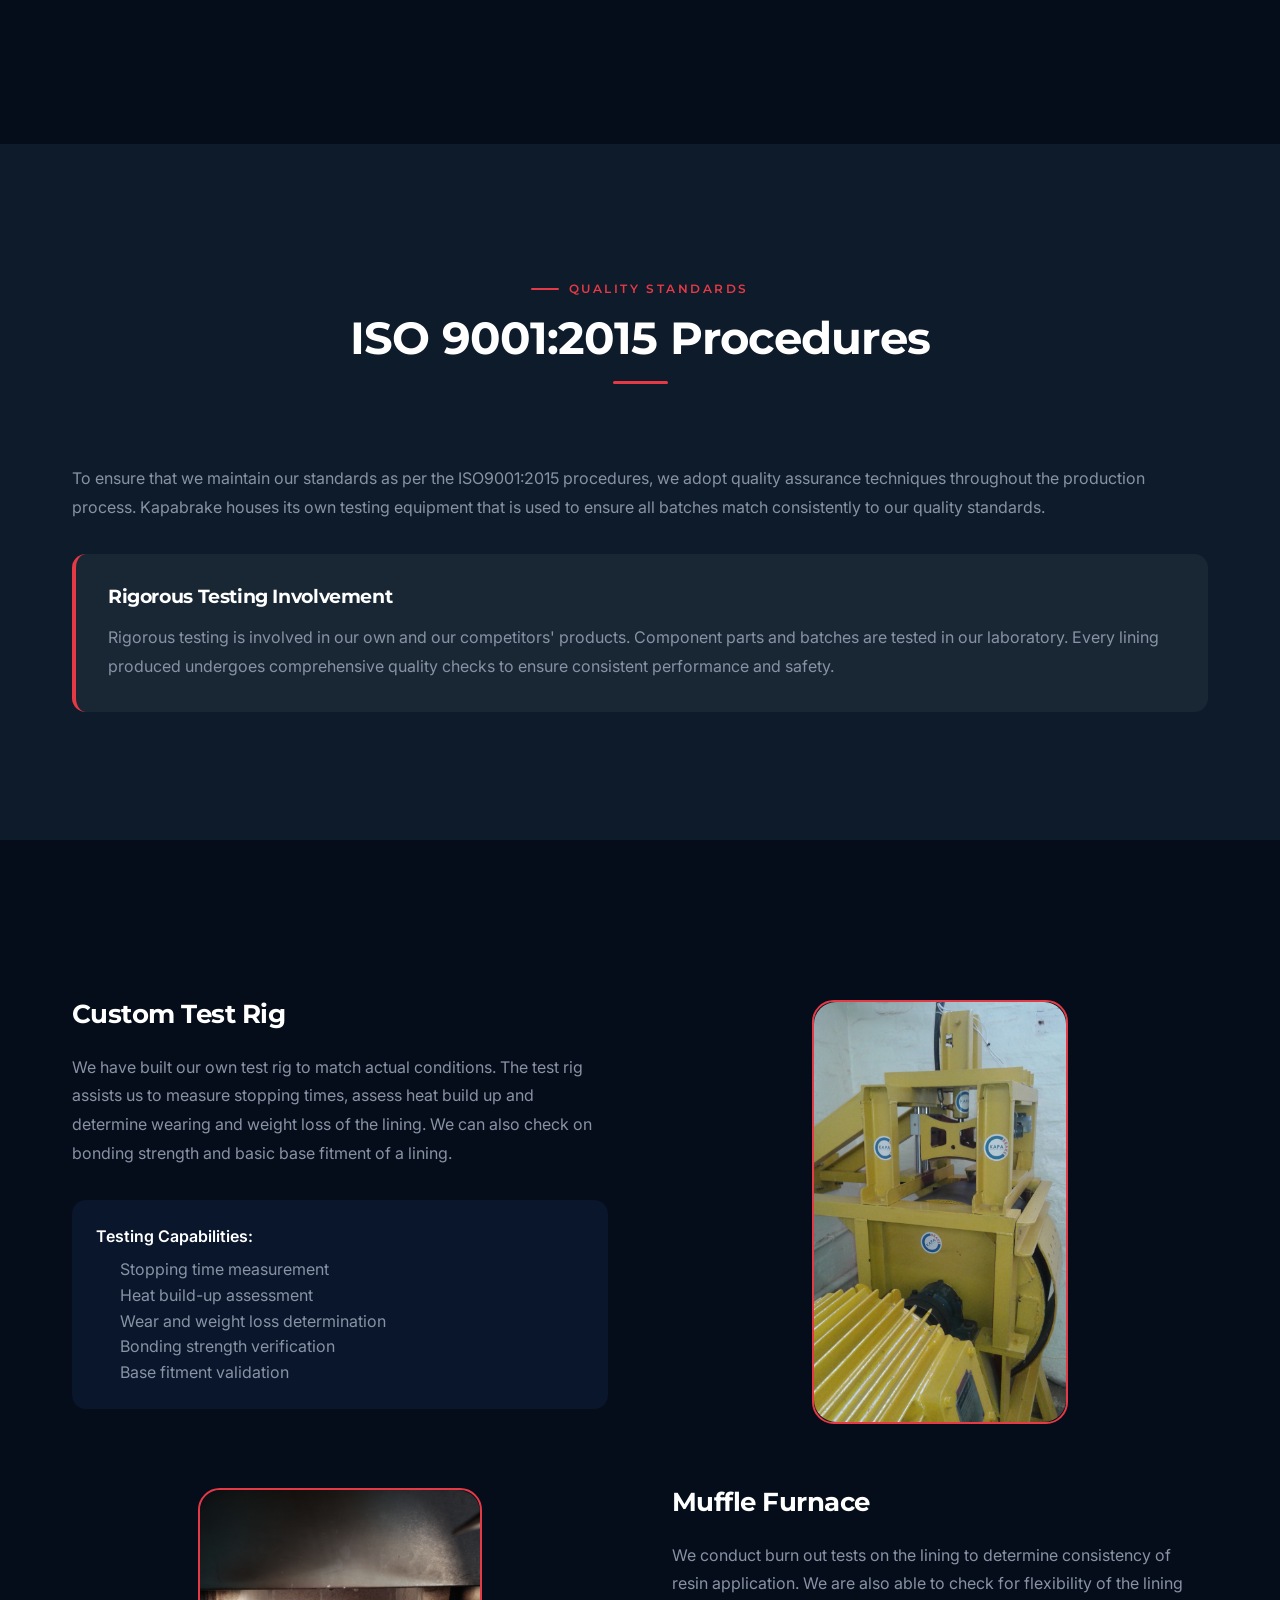
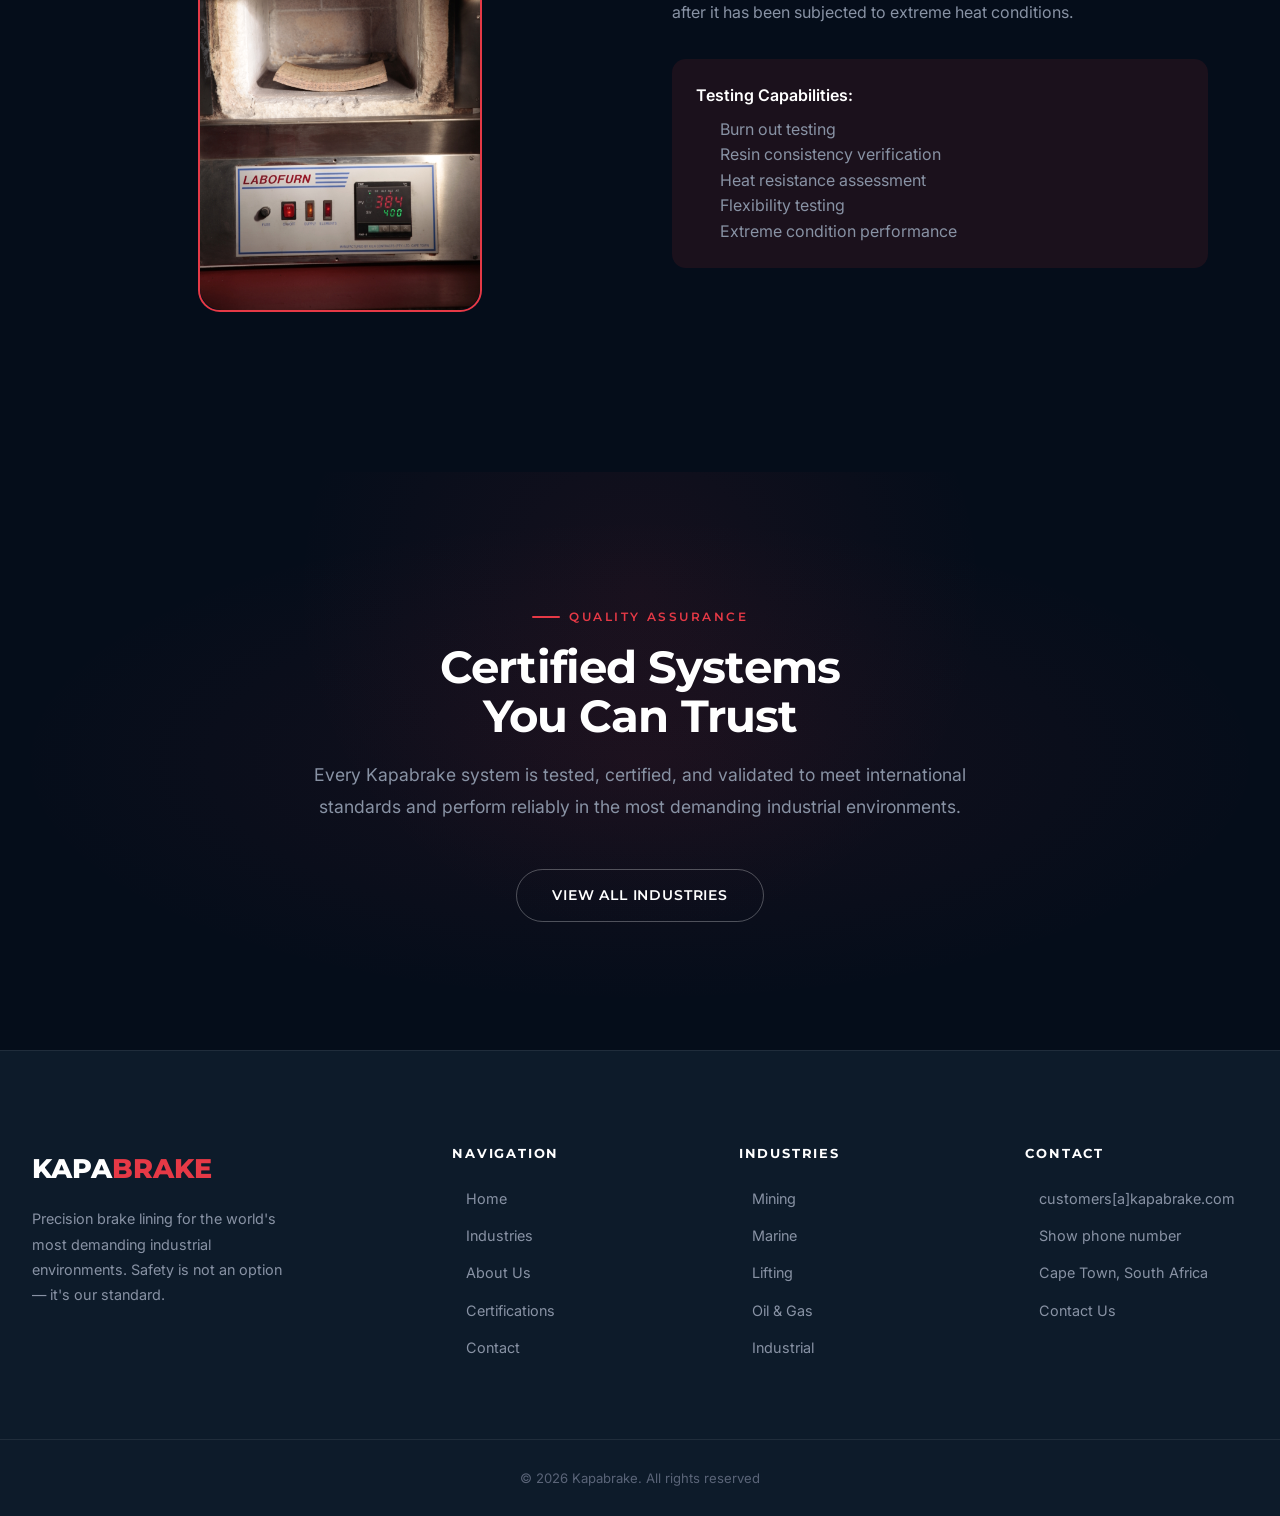
<file: certifications.html>
<!DOCTYPE html>
<html lang="en">
<head>
  <meta charset="UTF-8" />
  <meta name="viewport" content="width=device-width, initial-scale=1.0" />
  <title>Certifications & Testing | Kapabrake</title>
  <meta name="description" content="Kapabrake's certifications, testing procedures, and quality standards. SAE J661, CSIR certified, ISO9001:2015 compliance." />
  <link rel="icon" type="image/svg+xml" href="favicon.svg">
  <link rel="preconnect" href="https://fonts.googleapis.com" />
  <link rel="preconnect" href="https://fonts.gstatic.com" crossorigin />
  <link href="https://fonts.googleapis.com/css2?family=Montserrat:wght@300;400;600;700;800;900&family=Inter:wght@300;400;500;600&display=swap" rel="stylesheet" />
  <link rel="stylesheet" href="css/styles.css" />
  <link rel="stylesheet" href="css/responsive-mobile.css" />
  <style>
    .nav-logo-img {
      transition: transform 0.3s ease;
    }
    .nav-logo:hover .nav-logo-img {
      transform: rotate(15deg);
    }
  </style>
</head>
<body>

  <div id="progress-bar"></div>

  <nav class="navbar">
    <a href="index.html" class="nav-logo">
      <img src="Media/Main/Kapabrake%20July%202026/Bg%20Removed/Kapabrake_Large_Logo-removebg-preview.png" alt="Kapabrake Logo" class="nav-logo-img" style="height:70px;width:auto;margin-right:1rem;">
      <span class="nav-logo-text">KAPA<em>BRAKE</em></span>
    </a>
    <div class="nav-links">
      <a href="index.html"   class="nav-link">Home</a>
      <a href="index.html#industries" class="nav-link">Industries</a>
      <a href="products.html" class="nav-link">Products</a>
      <a href="about.html"   class="nav-link">About</a>
      <a href="certifications.html"    class="nav-link">Certifications</a>
      <a href="contact.html" class="nav-link">Contact</a>
    </div>
    <button class="hamburger" aria-label="Menu">
      <span></span><span></span><span></span>
    </button>
  </nav>

  <div class="page-hero">
    <div class="page-hero-inner">
      <span class="tag tag-center">Quality Assurance</span>
      <h1 class="aos">Testing, Certification &amp;<br>Quality Standards</h1>
      <p class="aos" data-delay="100">Kapabrake's brake lining meet international standards and undergo rigorous testing to ensure safety, reliability, and performance in demanding industrial environments.</p>
    </div>
  </div>

  <section class="section" style="background:var(--bg-primary)">
    <div class="container" style="max-width:1200px">
      <div class="section-header">
        <span class="tag">International Standards</span>
        <h2 style="color:#fff;">Certified Excellence</h2>
        <div class="section-divider"></div>
      </div>

      <!-- SAE J661 -->
      <div style="display:grid;grid-template-columns:1fr 1fr;gap:3rem;margin-top:3rem;align-items:center;" class="aos">
        <div>
          <h3 style="color:#fff;margin-bottom:1.5rem;">SAE J661</h3>
          <p style="color:var(--text-secondary);line-height:1.8;font-size:1.1rem;">International Standard</p>
          <p style="color:var(--text-secondary);line-height:1.8;margin-top:1rem;">Kapabrake's KB3 lining has an SAE J661 rating of H from Link Laboratories, Detroit USA. This certification demonstrates our commitment to meeting the highest international performance standards for brake lining materials.</p>
        </div>
        <div style="background:linear-gradient(135deg, #E63946 0%, #F77F00 100%);border-radius:var(--radius-lg);padding:3rem;text-align:center;">
          <div style="font-size:3rem;font-weight:bold;color:#fff;margin-bottom:1rem;">SAE J661</div>
          <div style="color:#fff;font-weight:600;">Rating: H</div>
          <div style="color:rgba(255,255,255,0.9);margin-top:0.5rem;">Link Laboratories, Detroit USA</div>
        </div>
      </div>

      <!-- CSIR Certification -->
      <div style="display:grid;grid-template-columns:1fr 1fr;gap:3rem;margin-top:4rem;align-items:center;" class="aos">
        <div style="border-radius:var(--radius-lg);overflow:hidden;">
          <video autoplay muted loop style="width:100%;height:auto;display:block;">
            <source src="../Media/Main/CSIR%20Test%20Vdieo.mp4" type="video/mp4">
          </video>
        </div>
        <div>
          <h3 style="color:#fff;margin-bottom:1.5rem;">CSIR Certification</h3>
          <p style="color:var(--text-secondary);line-height:1.8;margin-top:1rem;">Kapabrake's mining brake lining are certified by the Council for Scientific and Industrial Research (CSIR) for use on mine winder brakes. This certification is based on rigorous testing using a purpose-built dynamometer facility that simulates actual mine winder conditions. Our systems have been tested and validated for South Africa's deep level mining operations.</p>
        </div>
      </div>
    </div>
  </section>

  <!-- Quality Assurance Section -->
  <section class="section" style="background:var(--bg-secondary)">
    <div class="container" style="max-width:1200px">
      <div class="section-header">
        <span class="tag">Quality Standards</span>
        <h2 style="color:#fff;">ISO 9001:2015 Procedures</h2>
        <div class="section-divider"></div>
      </div>

      <div style="display:flex;flex-direction:column;gap:2rem;margin-top:3rem;" class="aos">
        <p style="color:var(--text-secondary);line-height:1.8;">To ensure that we maintain our standards as per the ISO9001:2015 procedures, we adopt quality assurance techniques throughout the production process. Kapabrake houses its own testing equipment that is used to ensure all batches match consistently to our quality standards.</p>

        <div style="background:rgba(255,255,255,0.05);border-left:4px solid var(--red);padding:2rem;border-radius:var(--radius-md);">
          <h4 style="color:#fff;margin-bottom:1rem;">Rigorous Testing Involvement</h4>
          <p style="color:var(--text-secondary);line-height:1.8;">Rigorous testing is involved in our own and our competitors' products. Component parts and batches are tested in our laboratory. Every lining produced undergoes comprehensive quality checks to ensure consistent performance and safety.</p>
        </div>
      </div>
    </div>
  </section>

  <!-- Testing Facilities Section -->
  <section class="section" style="background:var(--bg-primary)">
    <div class="container" style="max-width:1200px">
      <div style="display:grid;grid-template-columns:1fr 1fr;gap:4rem;align-items:start;margin-top:2rem;" class="aos">
        <!-- Test Rig -->
        <div>
          <h3 style="color:#fff;margin-bottom:1.5rem;">Custom Test Rig</h3>
          <p style="color:var(--text-secondary);line-height:1.8;">We have built our own test rig to match actual conditions. The test rig assists us to measure stopping times, assess heat build up and determine wearing and weight loss of the lining. We can also check on bonding strength and basic base fitment of a lining.</p>
          <div style="margin-top:2rem;padding:1.5rem;background:rgba(50,100,200,0.1);border-radius:var(--radius-md);">
            <div style="font-weight:600;color:#fff;margin-bottom:0.5rem;">Testing Capabilities:</div>
            <ul style="color:var(--text-secondary);padding-left:1.5rem;">
              <li>Stopping time measurement</li>
              <li>Heat build-up assessment</li>
              <li>Wear and weight loss determination</li>
              <li>Bonding strength verification</li>
              <li>Base fitment validation</li>
            </ul>
          </div>
        </div>

        <!-- Test Unit Image -->
        <div style="padding:0;margin:0;display:flex;justify-content:center;">
          <div style="border:2px solid var(--red);border-radius:var(--radius-lg);display:block;padding:0;margin:0;width:fit-content;height:fit-content;">
            <img src="Media/Main/Kapabrake%20July%202026/Test%20Unit.jpg" alt="Test Unit" style="width:auto;height:420px;object-fit:contain;border-radius:var(--radius-lg);display:block;margin:0;">
          </div>
        </div>
      </div>

      <div style="display:grid;grid-template-columns:1fr 1fr;gap:4rem;align-items:start;margin-top:4rem;" class="aos">
        <!-- Muffle Furnace Image -->
        <div style="padding:0;margin:0 0 2rem 0;display:flex;justify-content:center;">
          <div style="border:2px solid var(--red);border-radius:var(--radius-lg);display:block;padding:0;margin:0;width:fit-content;height:fit-content;">
            <img src="Media/Main/Kapabrake%20July%202026/Furnace.JPG" alt="Muffle Furnace for heat resistance testing" style="width:auto;height:420px;object-fit:contain;border-radius:var(--radius-lg);display:block;margin:0;">
          </div>
        </div>

        <!-- Muffle Furnace -->
        <div>
          <h3 style="color:#fff;margin-bottom:1.5rem;">Muffle Furnace</h3>
          <p style="color:var(--text-secondary);line-height:1.8;">We conduct burn out tests on the lining to determine consistency of resin application. We are also able to check for flexibility of the lining after it has been subjected to extreme heat conditions.</p>
          <div style="margin-top:2rem;padding:1.5rem;background:rgba(220,50,50,0.1);border-radius:var(--radius-md);">
            <div style="font-weight:600;color:#fff;margin-bottom:0.5rem;">Testing Capabilities:</div>
            <ul style="color:var(--text-secondary);padding-left:1.5rem;">
              <li>Burn out testing</li>
              <li>Resin consistency verification</li>
              <li>Heat resistance assessment</li>
              <li>Flexibility testing</li>
              <li>Extreme condition performance</li>
            </ul>
          </div>
        </div>
      </div>
    </div>
  </section>

  <!-- CTA Section -->
  <section class="section cta-section">
    <div class="cta-inner">
      <span class="tag" style="justify-content:center;">Quality Assurance</span>
      <h2 class="aos">Certified Systems<br>You Can Trust</h2>
      <p class="aos" data-delay="100">Every Kapabrake system is tested, certified, and validated to meet international standards and perform reliably in the most demanding industrial environments.</p>
      <div class="cta-actions aos" data-delay="200">
        <a href="index.html#industries" class="btn btn-outline">View All Industries</a>
      </div>
    </div>
  </section>

  <footer class="footer">
    <div class="footer-grid">
      <div>
        <div class="footer-brand-name">KAPA<em>BRAKE</em></div>
        <p class="footer-tagline">Precision brake lining for the world's most demanding industrial environments. Safety is not an option — it's our standard.</p>
      </div>
      <div class="footer-col"><h4>Navigation</h4><ul><li><a href="index.html">Home</a></li><li><a href="index.html#industries">Industries</a></li><li><a href="about.html">About Us</a></li><li><a href="certifications.html">Certifications</a></li><li><a href="contact.html">Contact</a></li></ul></div>
      <div class="footer-col"><h4>Industries</h4><ul><li><a href="industries/mining.html">Mining</a></li><li><a href="industries/marine.html">Marine</a></li><li><a href="industries/lifting.html">Lifting</a></li><li><a href="industries/oil-gas.html">Oil &amp; Gas</a></li><li><a href="industries/industrial.html">Industrial</a></li></ul></div>
      <div class="footer-col"><h4>Contact</h4><ul><li><a href="mailto:customers@kapabrake.com">customers[a]kapabrake.com</a></li><li><a href="#" id="phone" data-p="KzI3ICgyMSkgMjg2IDA2NDE=">Show phone number</a></li><li><a href="#">Cape Town, South Africa</a></li><li><a href="contact.html">Contact Us</a></li></ul></div>
    </div>
    <div class="footer-bottom">
      <p class="footer-copy">© <span id="year"></span> Kapabrake. All rights reserved</p>
    </div>
  </footer>

  <script src="js/main.js"></script>
  <script>
    // Auto-update copyright year
    document.getElementById("year").textContent = new Date().getFullYear();
  </script>
  <script>
    document.querySelectorAll('a[id="phone"]').forEach(phoneEl => {
      phoneEl.addEventListener('click', e => {
        e.preventDefault();
        const num = atob(phoneEl.dataset.p);
        phoneEl.textContent = num;
        phoneEl.href = 'tel:' + num.replace(/[^d+]/g, '');
      });
    });
  </script>
</body>
</html>
</file>
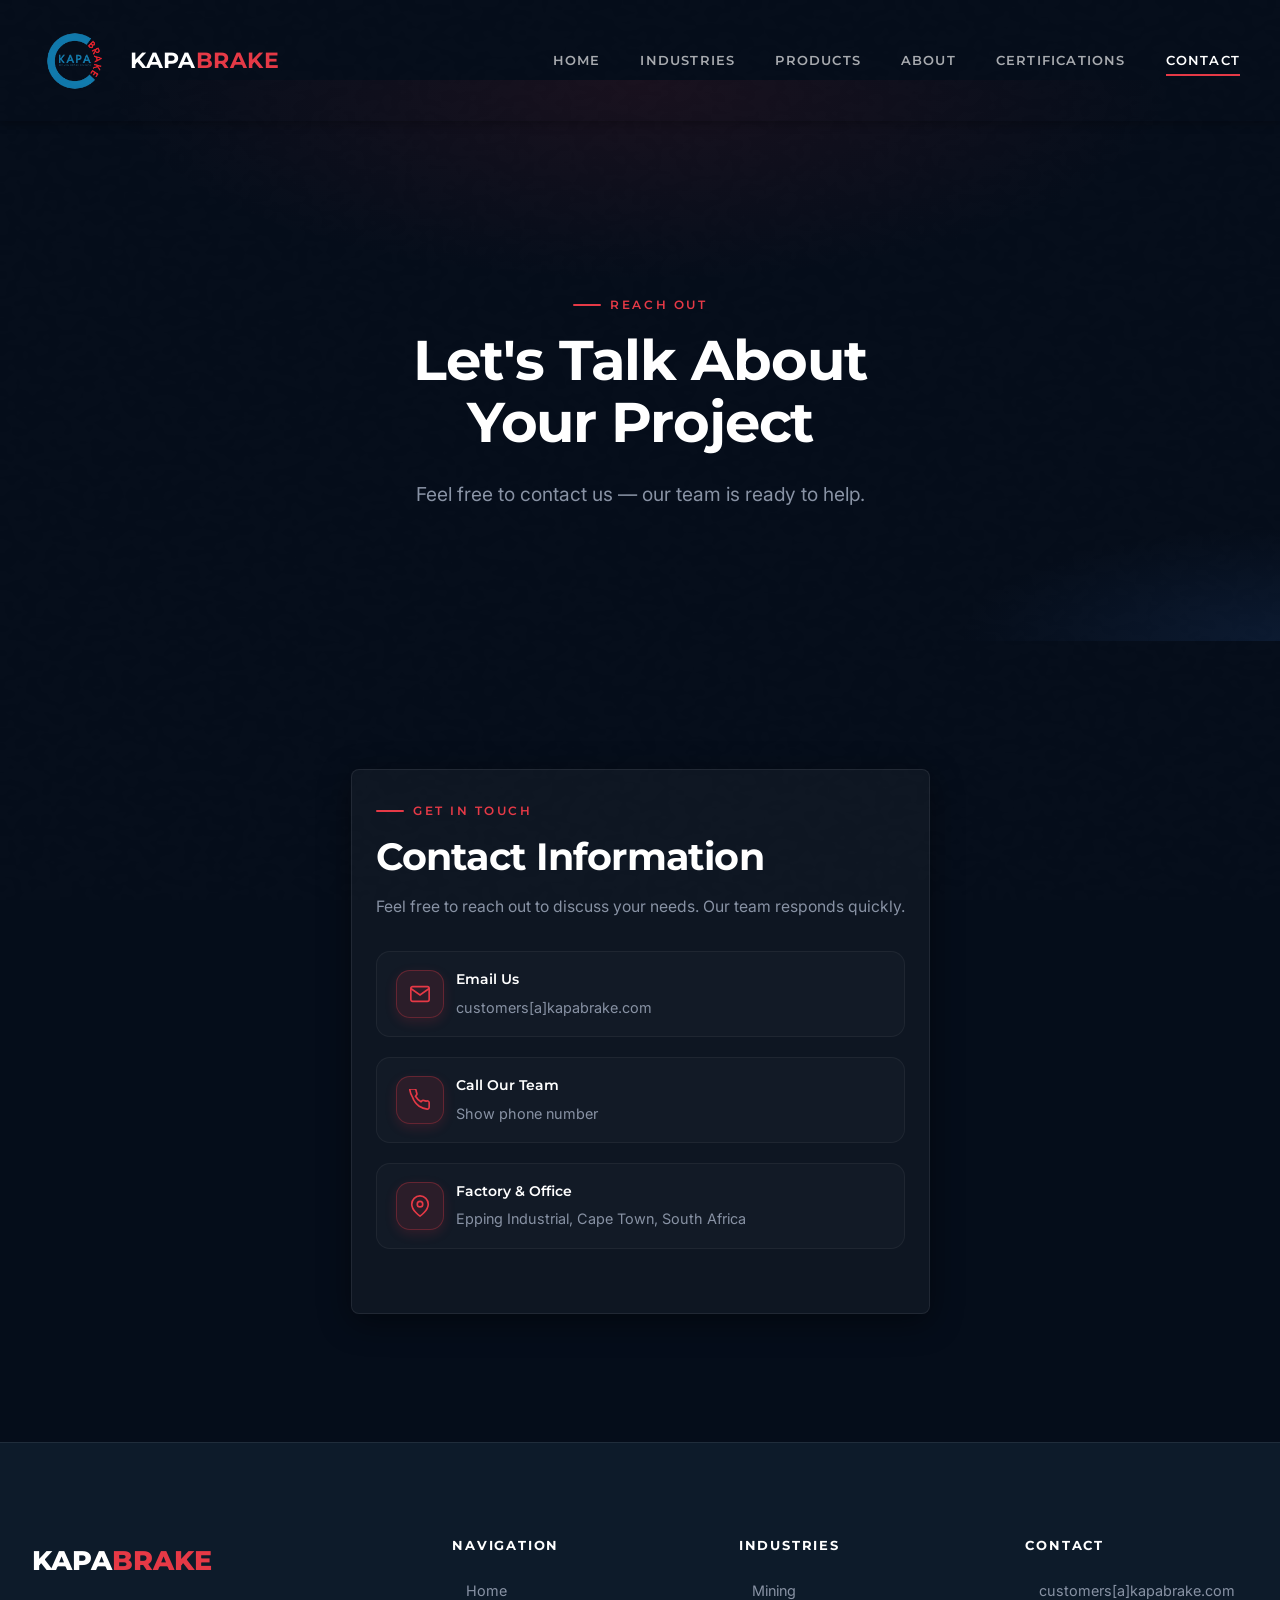
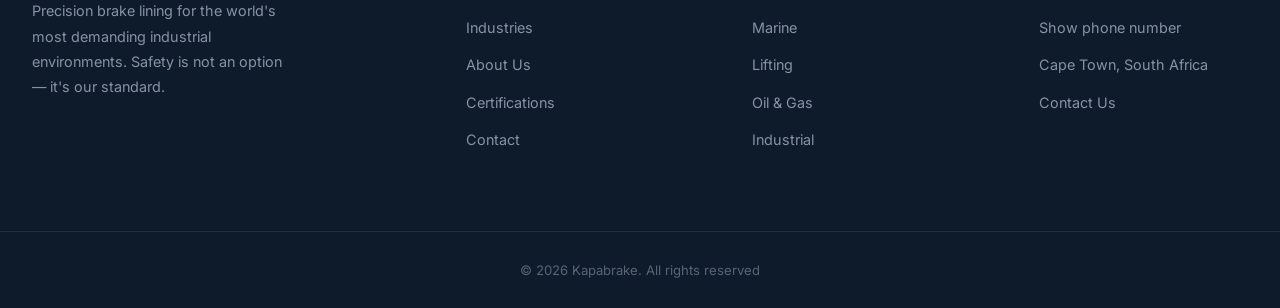
<file: contact.html>
<!DOCTYPE html>
<html lang="en">
<head>
  <meta charset="UTF-8" />
  <meta name="viewport" content="width=device-width, initial-scale=1.0" />
  <title>Contact Kapabrake | Get a Quote for Industrial Brake Lining</title>
  <meta name="description" content="Contact the Kapabrake engineering team. Get a custom quote, request a site assessment, or reach out for technical support on industrial brake lining." />
  <link rel="icon" type="image/svg+xml" href="favicon.svg">
  <link rel="preconnect" href="https://fonts.googleapis.com" />
  <link rel="preconnect" href="https://fonts.gstatic.com" crossorigin />
  <link href="https://fonts.googleapis.com/css2?family=Montserrat:wght@300;400;600;700;800;900&family=Inter:wght@300;400;500;600&display=swap" rel="stylesheet" />
  <link rel="stylesheet" href="css/styles.css" />
  <link rel="stylesheet" href="css/responsive-mobile.css" />
  <style>
    .nav-logo-img {
      transition: transform 0.3s ease;
    }
    .nav-logo:hover .nav-logo-img {
      transform: rotate(15deg);
    }
  </style>
</head>
<body>

  <div id="progress-bar"></div>

  <nav class="navbar">
    <a href="index.html" class="nav-logo">
      <img src="Media/Main/Kapabrake%20July%202026/Bg%20Removed/Kapabrake_Large_Logo-removebg-preview.png" alt="Kapabrake Logo" class="nav-logo-img" style="height:70px;width:auto;margin-right:1rem;">
      <span class="nav-logo-text">KAPA<em>BRAKE</em></span>
    </a>
    <div class="nav-links">
      <a href="index.html"   class="nav-link">Home</a>
      <a href="index.html#industries" class="nav-link">Industries</a>
      <a href="products.html" class="nav-link">Products</a>
      <a href="about.html"   class="nav-link">About</a>
      <a href="certifications.html"    class="nav-link">Certifications</a>
      <a href="contact.html" class="nav-link">Contact</a>
    </div>
    <button class="hamburger" aria-label="Menu">
      <span></span><span></span><span></span>
    </button>
  </nav>

  <div class="page-hero">
    <div class="page-hero-inner">
      <span class="tag tag-center">Reach Out</span>
      <h1 class="aos">Let's Talk About<br>Your Project</h1>
      <p class="aos" data-delay="100">Feel free to contact us — our team is ready to help.</p>
    </div>
  </div>

  <section class="section contact-section" style="display: flex; align-items: center; justify-content: center; min-height: 600px;">
    <div class="contact-wrap" style="width: 100%; display: flex; justify-content: center;">
      <div class="contact-grid" style="width: auto; display: flex; justify-content: center;">
        <div class="contact-left aos from-left" style="max-width: 600px; width: 100%;">
          <span class="tag">Get In Touch</span>
          <h2>Contact Information</h2>
          <p class="contact-intro">Feel free to reach out to discuss your needs. Our team responds quickly.</p>

          <div class="contact-details-list">
            <div class="contact-detail">
              <div class="c-icon">
                <svg viewBox="0 0 24 24"><path d="M4 4h16c1.1 0 2 .9 2 2v12c0 1.1-.9 2-2 2H4c-1.1 0-2-.9-2-2V6c0-1.1.9-2 2-2z"/><polyline points="22,6 12,13 2,6"/></svg>
              </div>
              <div class="c-text">
                <strong>Email Us</strong>
                <span><a href="mailto:customers@kapabrake.com">customers[a]kapabrake.com</a></span>
              </div>
            </div>

            <div class="contact-detail">
              <div class="c-icon">
                <svg viewBox="0 0 24 24"><path d="M22 16.92v3a2 2 0 01-2.18 2 19.79 19.79 0 01-8.63-3.07A19.5 19.5 0 013.89 9.1 19.79 19.79 0 01.82 .45 2 2 0 012.8 0h3a2 2 0 012 1.72 12.84 12.84 0 00.7 2.81 2 2 0 01-.45 2.11L7.09 7.91a16 16 0 006 6l.91-.91a2 2 0 012.11-.45 12.84 12.84 0 002.81.7A2 2 0 0122 15.08v1.84z"/></svg>
              </div>
              <div class="c-text">
                <strong>Call Our Team</strong>
                <span><a href="#" id="phone" data-p="KzI3ICgyMSkgMjg2IDA2NDE=">Show phone number</a></span>
              </div>
            </div>

            <div class="contact-detail">
              <div class="c-icon">
                <svg viewBox="0 0 24 24"><path d="M21 10c0 7-9 13-9 13s-9-6-9-13a9 9 0 0118 0z"/><circle cx="12" cy="10" r="3"/></svg>
              </div>
              <div class="c-text">
                <strong>Factory &amp; Office</strong>
                <span>Epping Industrial, Cape Town, South Africa</span>
              </div>
            </div>
          </div>
        </div>

      </div>
    </div>
  </section>
  

  <!-- ═══ FOOTER ═══ -->
  <footer class="footer">
    <div class="footer-grid">
      <div>
        <div class="footer-brand-name">KAPA<em>BRAKE</em></div>
        <p class="footer-tagline">Precision brake lining for the world's most demanding industrial environments. Safety is not an option — it's our standard.</p>
      </div>

      <div class="footer-col">
        <h4>Navigation</h4>
        <ul>
          <li><a href="index.html">Home</a></li>
          <li><a href="#industries">Industries</a></li>
          <li><a href="about.html">About Us</a></li>
          <li><a href="certifications.html">Certifications</a></li>
          <li><a href="contact.html">Contact</a></li>
        </ul>
      </div>

      <div class="footer-col">
        <h4>Industries</h4>
        <ul>
          <li><a href="industries/mining.html">Mining</a></li>
          <li><a href="industries/marine.html">Marine</a></li>
          <li><a href="industries/lifting.html">Lifting</a></li>
          <li><a href="industries/oil-gas.html">Oil &amp; Gas</a></li>
          <li><a href="industries/industrial.html">Industrial</a></li>
        </ul>
      </div>

      <div class="footer-col">
        <h4>Contact</h4>
        <ul>
          <li><a href="mailto:customers@kapabrake.com">customers[a]kapabrake.com</a></li>
          <li><a href="#" id="phone" data-p="KzI3ICgyMSkgMjg2IDA2NDE=">Show phone number</a></li>
          <li><a href="#">Cape Town, South Africa</a></li>
          <li><a href="contact.html">Contact Us</a></li>
        </ul>
      </div>
    </div>

    <div class="footer-bottom">
      <p class="footer-copy">© <span id="year"></span> Kapabrake. All rights reserved</p>
    
  </footer>

  <script src="js/main.js"></script>
  <script>
    // Auto-update copyright year
    document.getElementById('year').textContent = new Date().getFullYear();
  </script>
  <script>
    // Auto-update copyright year
    document.getElementById("year").textContent = new Date().getFullYear();
  </script>
  <script>
    document.querySelectorAll('a[id="phone"]').forEach(phoneEl => {
      phoneEl.addEventListener('click', e => {
        e.preventDefault();
        const num = atob(phoneEl.dataset.p);
        phoneEl.textContent = num;
        phoneEl.href = 'tel:' + num.replace(/[^d+]/g, '');
      });
    });
  </script>
</body>
</html>
</file>
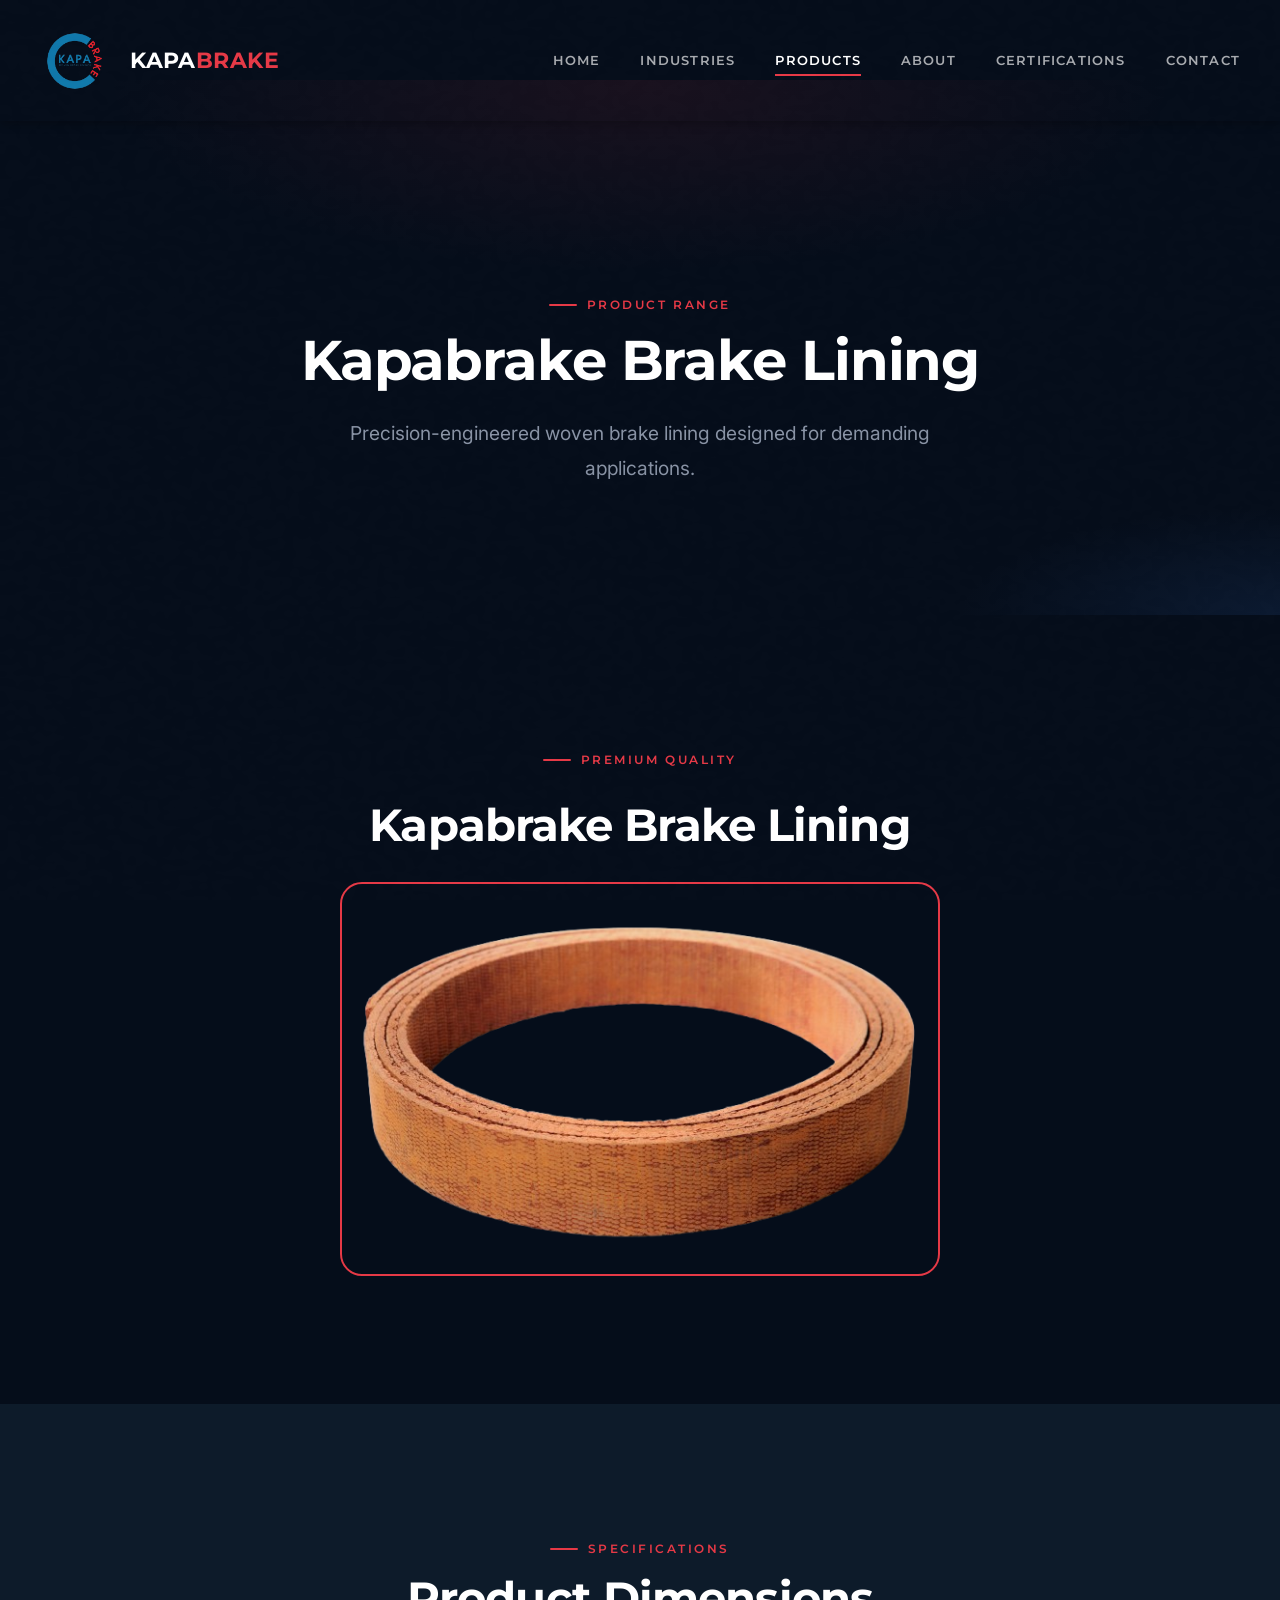
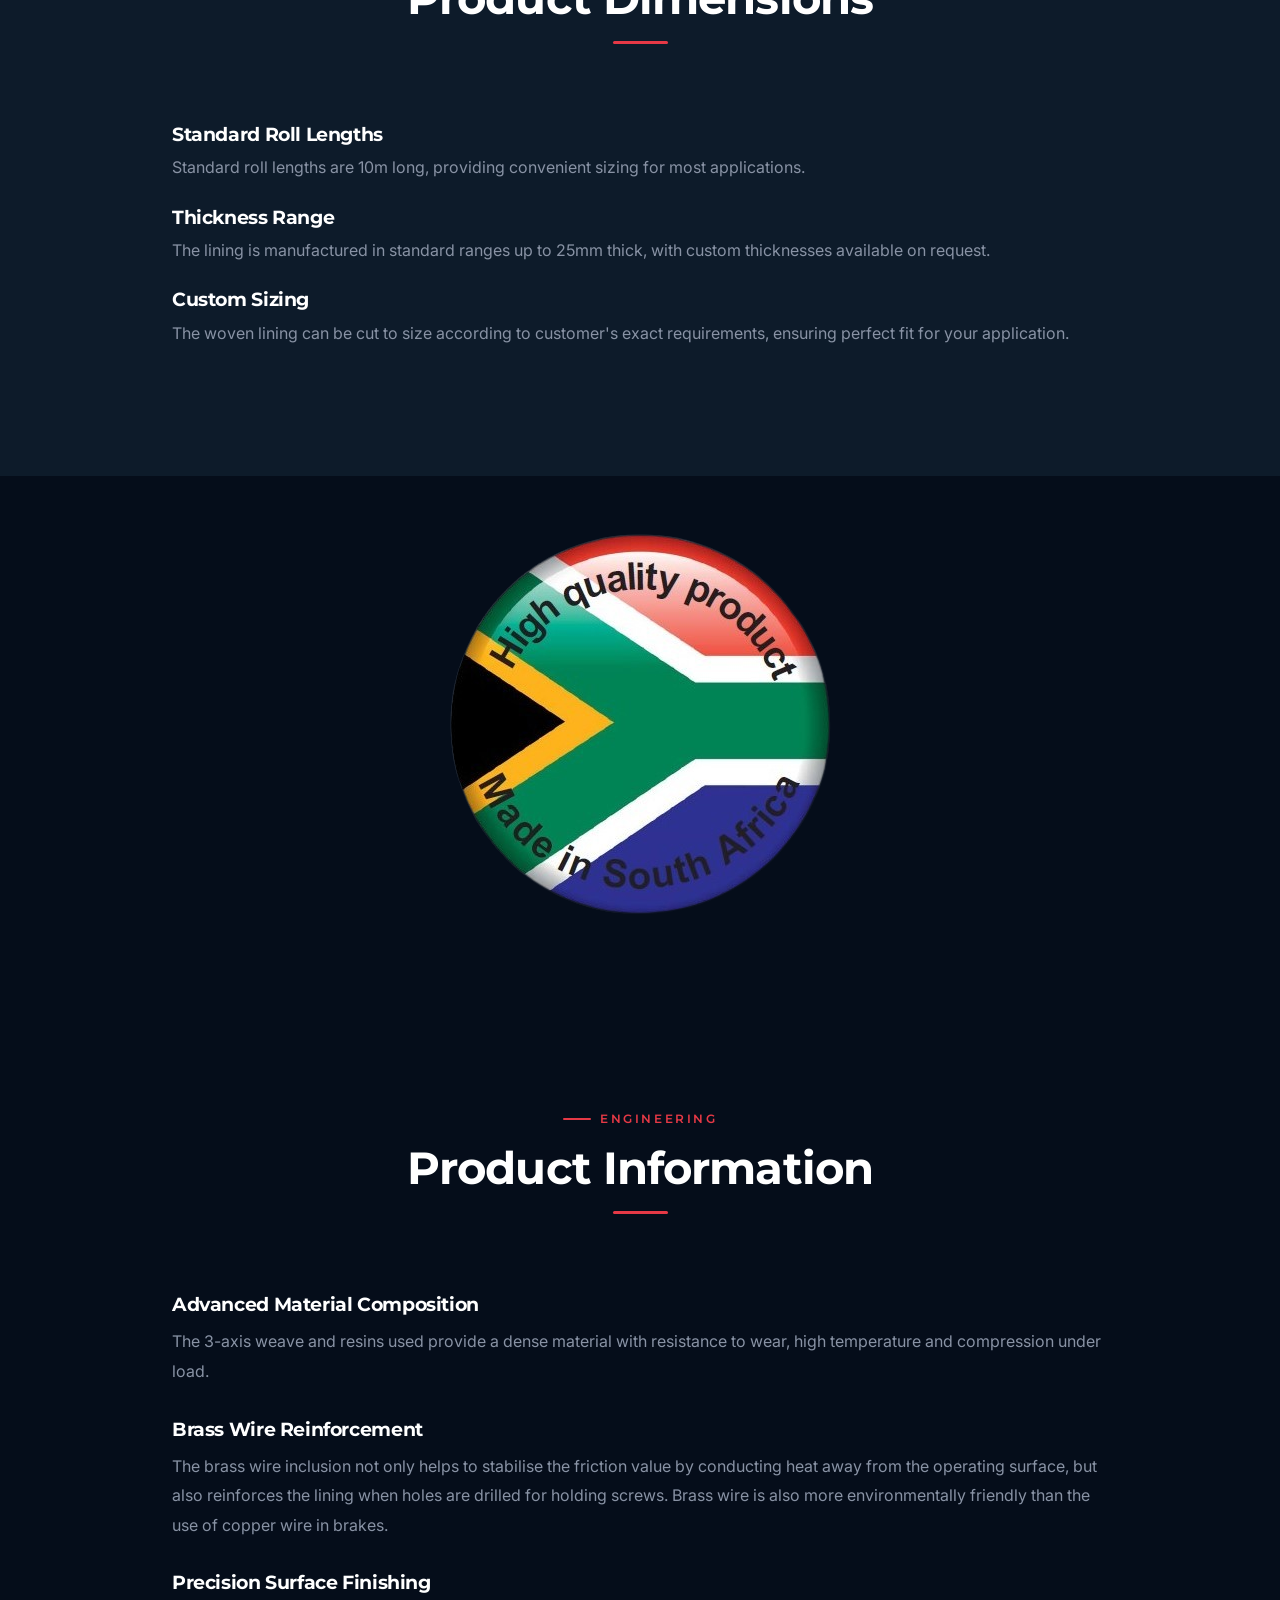
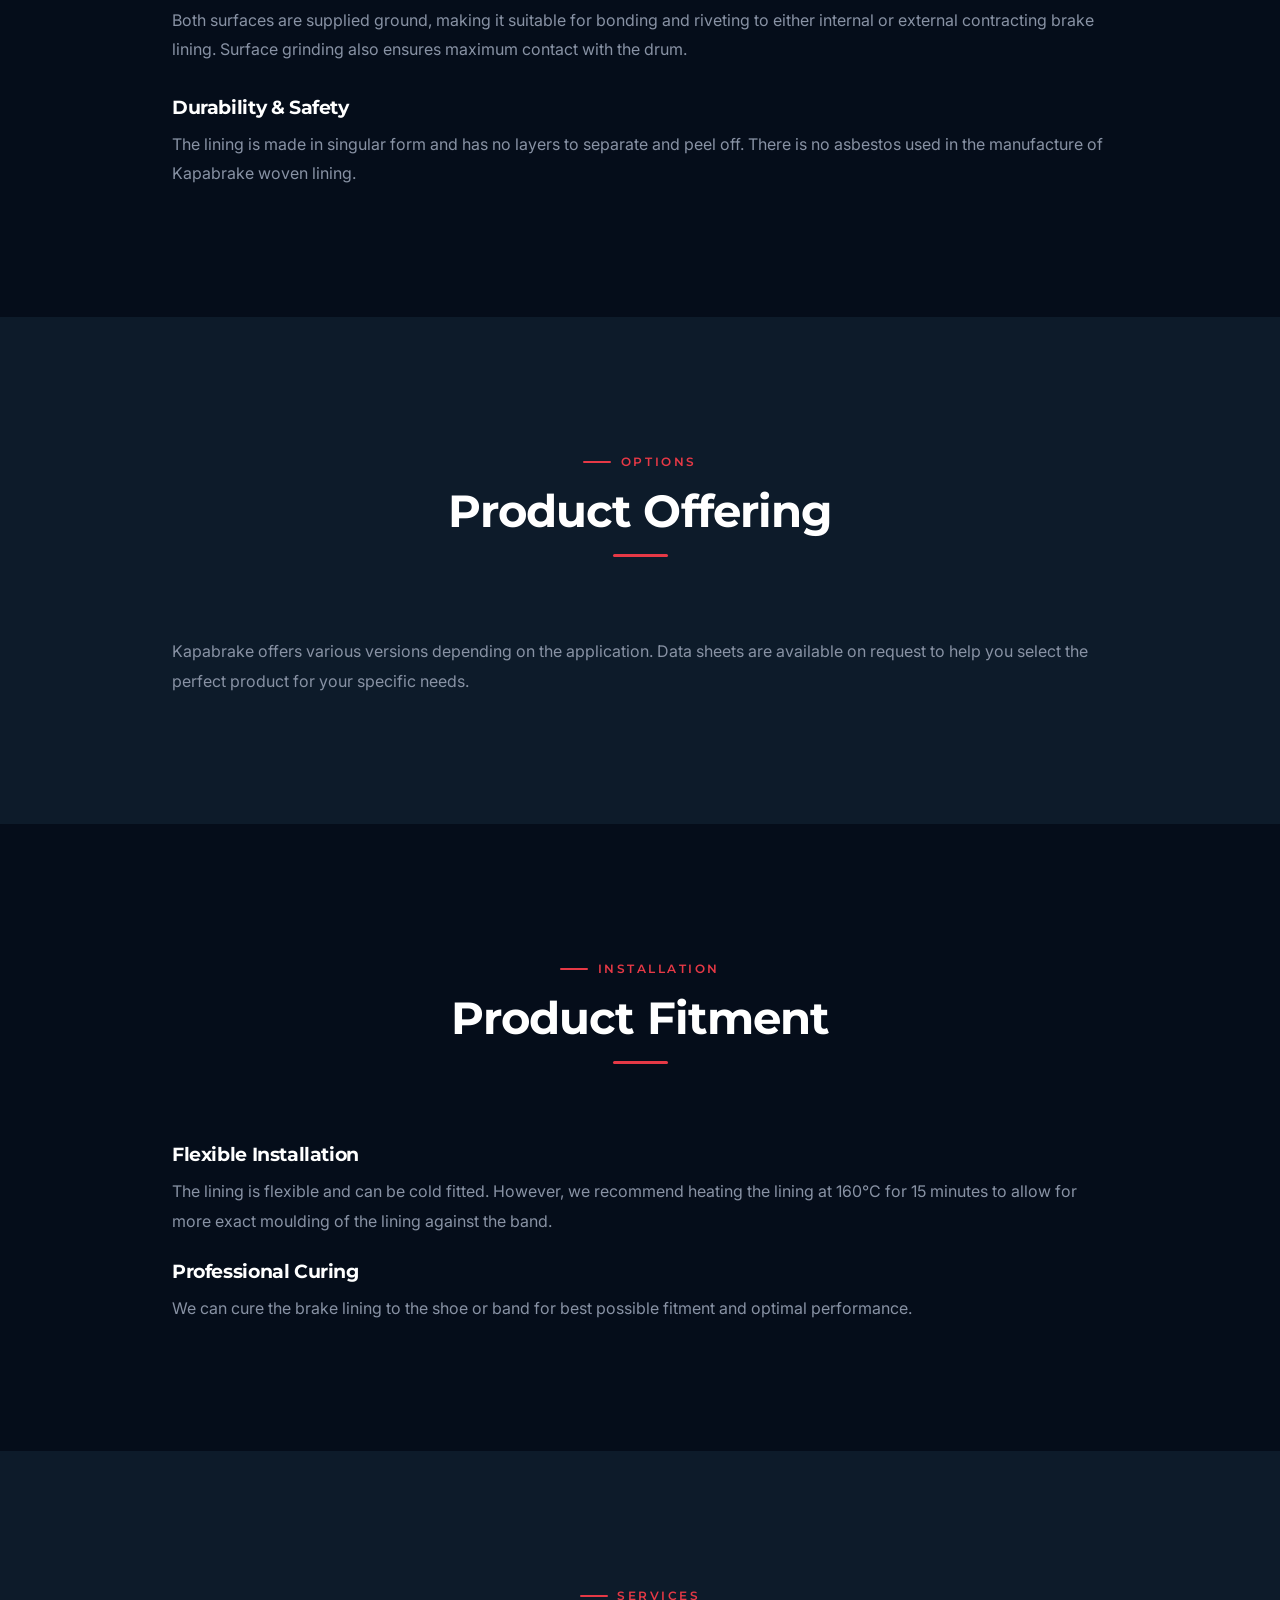
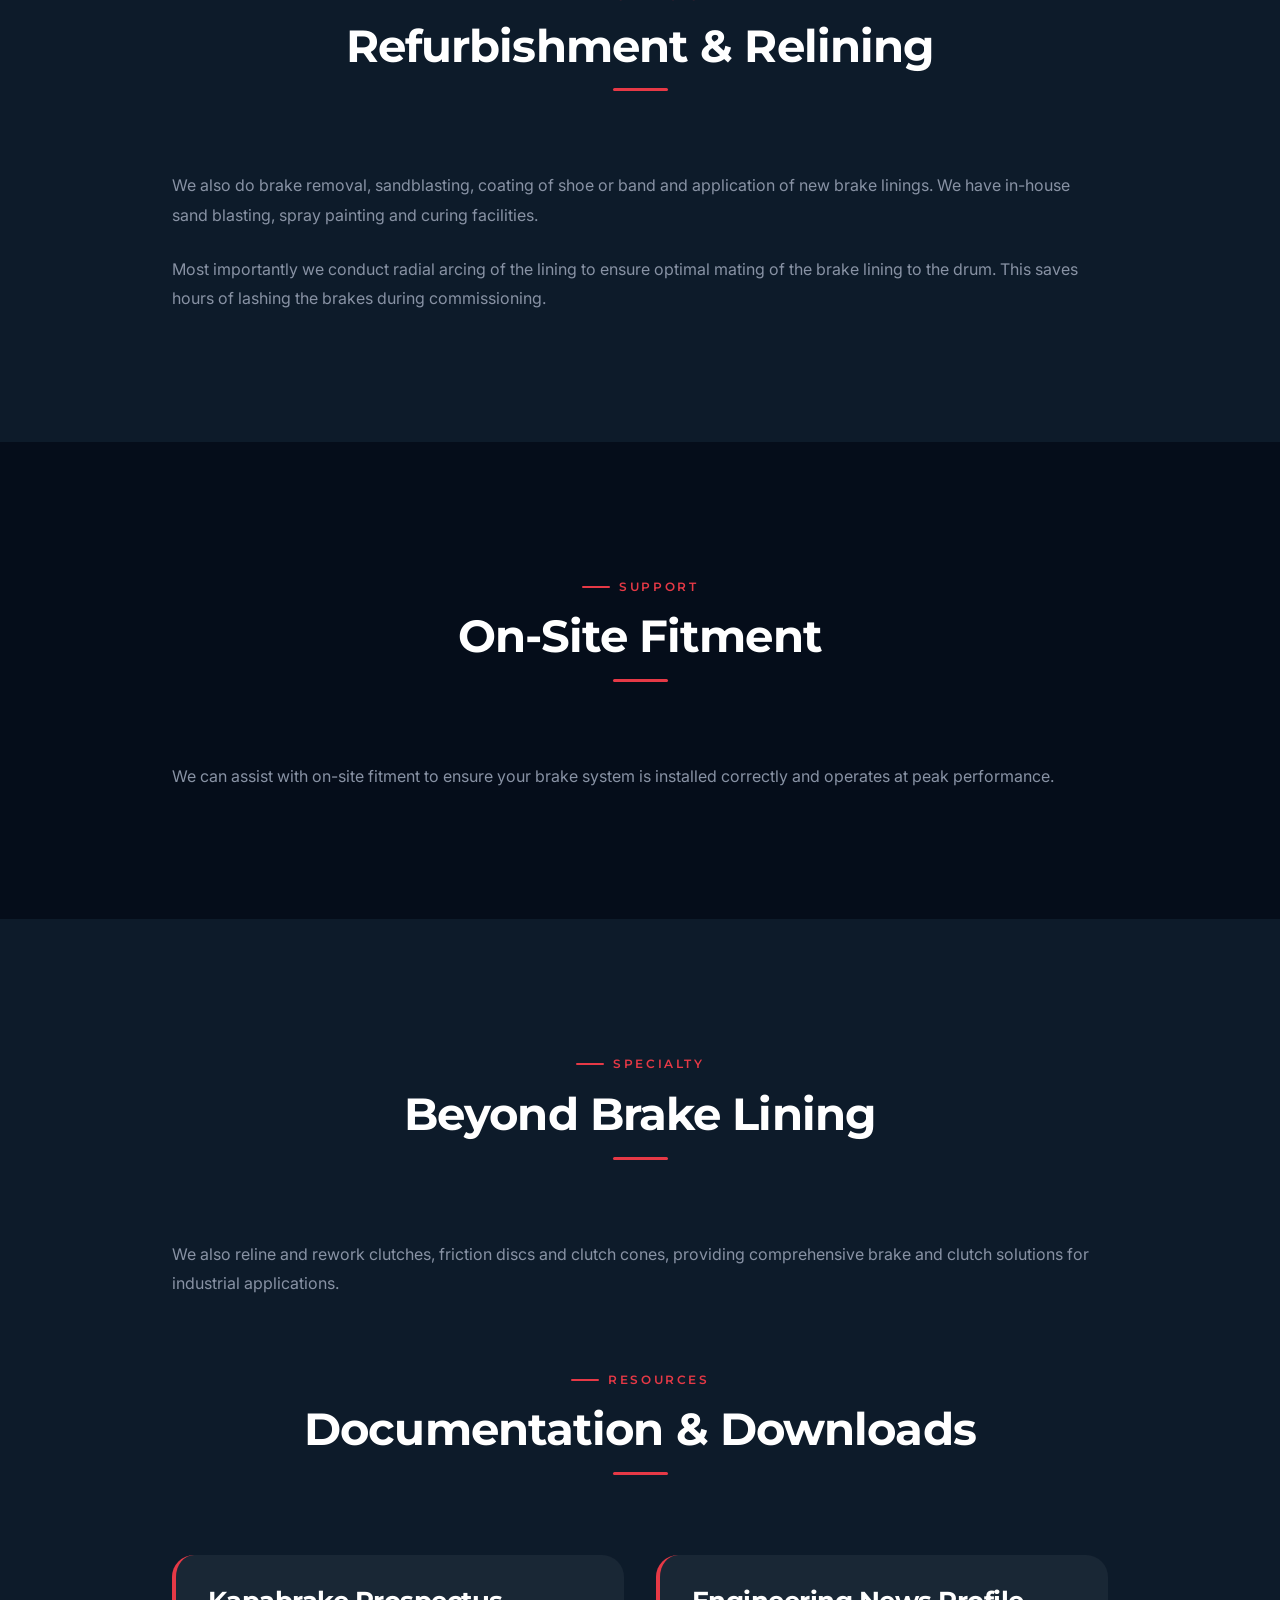
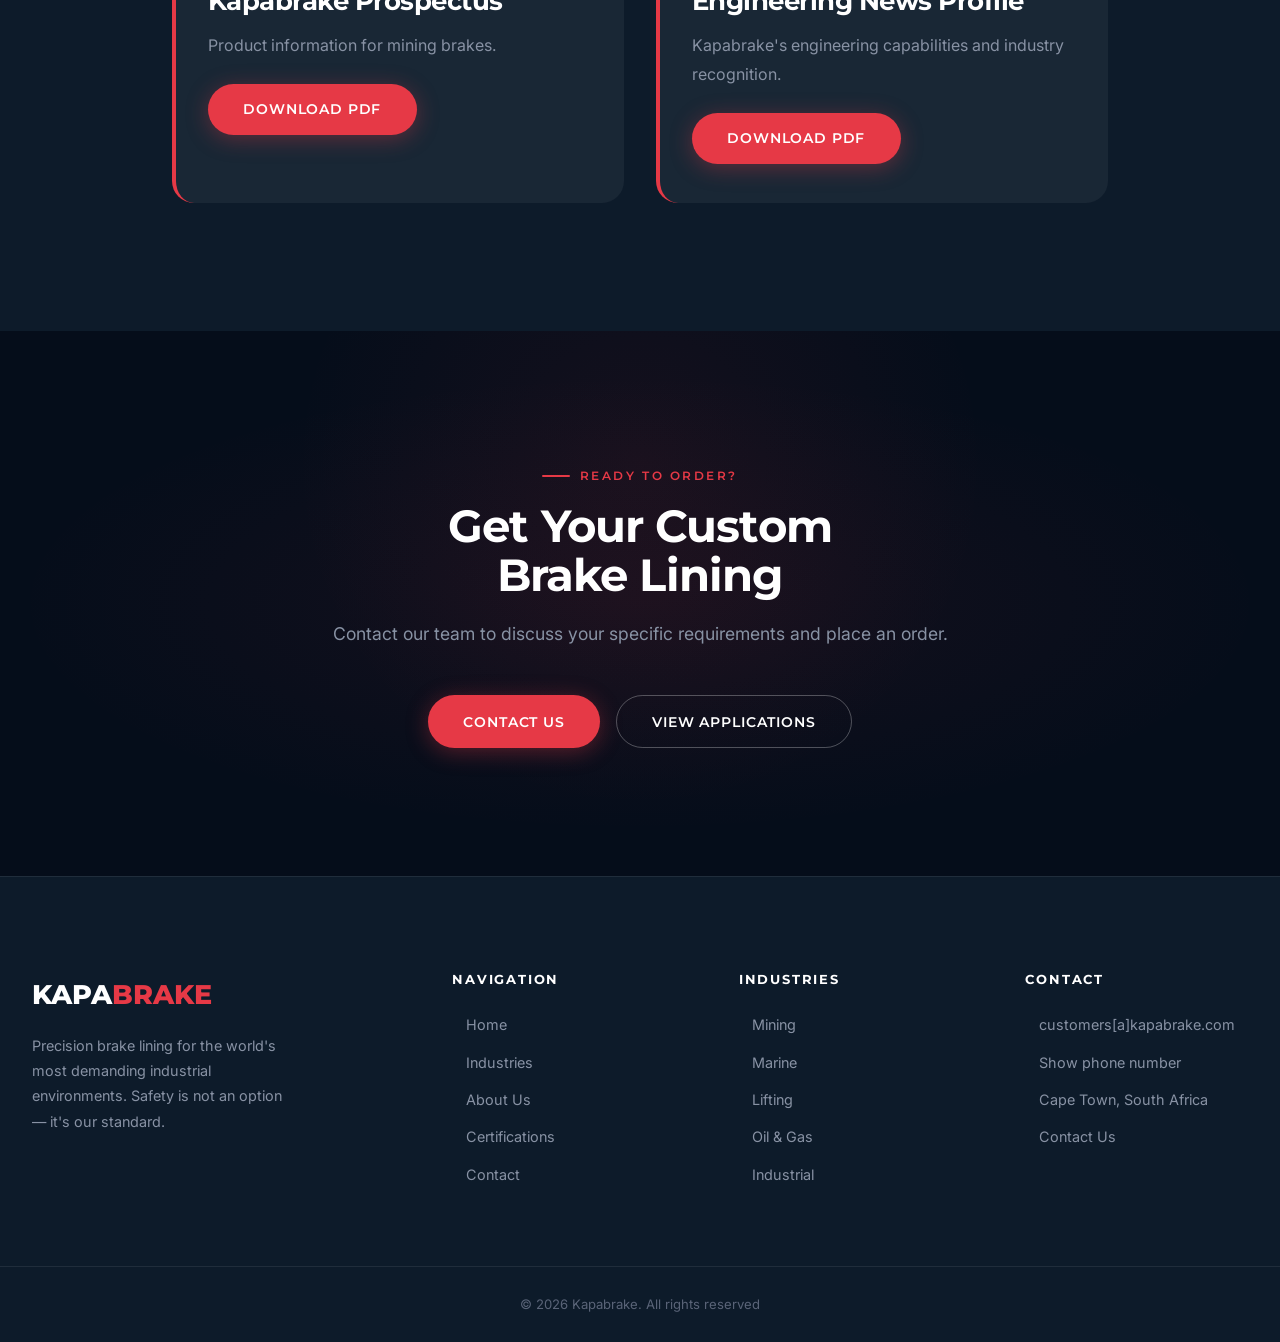
<file: products.html>
<!DOCTYPE html>
<html lang="en">
<head>
  <meta charset="UTF-8" />
  <meta name="viewport" content="width=device-width, initial-scale=1.0" />
  <title>Kapabrake Products | Woven Brake Lining</title>
  <meta name="description" content="Explore Kapabrake's complete product range of woven brake lining, clutch cones, and industrial braking components." />
  <link rel="icon" type="image/svg+xml" href="favicon.svg">
  <link rel="preconnect" href="https://fonts.googleapis.com" />
  <link rel="preconnect" href="https://fonts.gstatic.com" crossorigin />
  <link href="https://fonts.googleapis.com/css2?family=Montserrat:wght@300;400;600;700;800;900&family=Inter:wght@300;400;500;600&display=swap" rel="stylesheet" />
  <link rel="stylesheet" href="css/styles.css" />
  <link rel="stylesheet" href="css/responsive-mobile.css" />
  <style>
    .nav-logo-img {
      transition: transform 0.3s ease;
    }
    .nav-logo:hover .nav-logo-img {
      transform: rotate(15deg);
    }
  </style>
  <style>
    /* Scroll-Linked Canvas Animation Styles */
    .scroll-sequence-container {
      position: relative;
      background: linear-gradient(135deg, #050d1a 0%, #0d1b2a 100%);
      overflow: hidden;
    }

    .canvas-wrapper {
      position: relative;
      width: 100%;
      height: 100vh;
      display: flex;
      align-items: center;
      justify-content: center;
    }

    #sequenceCanvas {
      display: block;
      max-width: 100%;
      max-height: 100%;
    }

    /* Text Overlay Callouts */
    .frame-callout {
      position: absolute;
      top: 50%;
      right: 5%;
      transform: translateY(-50%);
      max-width: 400px;
      opacity: 0;
      pointer-events: none;
      z-index: 10;
    }

    .callout-text {
      color: #fff;
      font-family: 'Montserrat', sans-serif;
      font-size: clamp(1.2rem, 4vw, 2rem);
      font-weight: 700;
      line-height: 1.2;
      margin-bottom: 1rem;
    }

    .callout-description {
      color: #fff;
      font-family: 'Inter', sans-serif;
      font-size: 1rem;
      line-height: 1.6;
    }

    /* Loading Indicator */
    .loading-indicator {
      position: fixed;
      top: 50%;
      left: 50%;
      transform: translate(-50%, -50%);
      z-index: 50;
      text-align: center;
    }

    .loading-spinner {
      width: 50px;
      height: 50px;
      border: 3px solid rgba(230, 57, 70, 0.2);
      border-top-color: #e63946;
      border-radius: 50%;
      animation: spin 1s linear infinite;
      margin: 0 auto 1rem;
    }

    @keyframes spin {
      to { transform: rotate(360deg); }
    }

    .loading-text {
      color: #fff;
      font-size: 0.9rem;
      opacity: 0.7;
    }

    /* Responsive adjustments */
    @media (max-width: 768px) {
      .frame-callout {
        right: 1rem;
        left: 1rem;
        max-width: none;
      }
    }
  </style>
</head>
<body>
  <div id="progress-bar"></div>
  <nav class="navbar">
    <a href="index.html" class="nav-logo">
      <img src="Media/Main/Kapabrake%20July%202026/Bg%20Removed/Kapabrake_Large_Logo-removebg-preview.png" alt="Kapabrake Logo" class="nav-logo-img" style="height:70px;width:auto;margin-right:1rem;">
      <span class="nav-logo-text">KAPA<em>BRAKE</em></span>
    </a>
    <div class="nav-links">
      <a href="index.html"   class="nav-link">Home</a>
      <a href="index.html#industries" class="nav-link">Industries</a>
      <a href="products.html" class="nav-link">Products</a>
      <a href="about.html"   class="nav-link">About</a>
      <a href="certifications.html"    class="nav-link">Certifications</a>
      <a href="contact.html" class="nav-link">Contact</a>
    </div>
    <button class="hamburger" aria-label="Menu"><span></span><span></span><span></span></button>
  </nav>

  <div class="page-hero">
    <div class="page-hero-inner">
      <span class="tag tag-center">Product Range</span>
      <h1 class="aos">Kapabrake Brake Lining</h1>
      <p class="aos" data-delay="100">Precision-engineered woven brake lining designed for demanding applications.</p>
    </div>
  </div>

  <!-- Brake Sample Showcase -->
  <section class="section" style="background:var(--bg-primary)">
    <div class="container" style="max-width:900px;display:flex;flex-direction:column;align-items:center;gap:2rem;">
      <div style="text-align:center;">
        <span class="tag" style="justify-content:center;">Premium Quality</span>
        <h2 style="color:#fff;margin-top:1rem;">Kapabrake Brake Lining</h2>
      </div>
      <div style="border:2px solid var(--red);border-radius:var(--radius-lg);display:flex;justify-content:center;width:100%;max-width:600px;">
        <img src="Media/Main/Narrow.png" alt="Brake Lining Sample" style="width:100%;height:auto;border-radius:var(--radius-lg);display:block;">
      </div>
    </div>
  </section>

  <!-- Product Dimensions -->
  <section class="section" style="background:var(--bg-secondary)">
    <div class="container" style="max-width:1000px">
      <div class="section-header">
        <span class="tag">Specifications</span>
        <h2 style="color:#fff;">Product Dimensions</h2>
        <div class="section-divider"></div>
      </div>
      <div style="display:flex;flex-direction:column;gap:1.5rem;margin-top:2rem;" class="aos">
        <div>
          <h4 style="color:#fff;margin-bottom:0.5rem;">Standard Roll Lengths</h4>
          <p>Standard roll lengths are 10m long, providing convenient sizing for most applications.</p>
        </div>
        <div>
          <h4 style="color:#fff;margin-bottom:0.5rem;">Thickness Range</h4>
          <p>The lining is manufactured in standard ranges up to 25mm thick, with custom thicknesses available on request.</p>
        </div>
        <div>
          <h4 style="color:#fff;margin-bottom:0.5rem;">Custom Sizing</h4>
          <p>The woven lining can be cut to size according to customer's exact requirements, ensuring perfect fit for your application.</p>
        </div>
      </div>
    </div>
  </section>

  <!-- SA Logo Section -->
  <section class="section" style="background:var(--bg-primary);display:flex;align-items:center;justify-content:center;padding:3rem 1rem;">
    <div style="max-width:600px;">
      <img src="Media/Main/SA%20Logo.png" alt="SA Logo" style="width:100%;height:auto;">
    </div>
  </section>

  <!-- Product Information -->
  <section class="section" style="background:var(--bg-primary)">
    <div class="container" style="max-width:1000px">
      <div class="section-header">
        <span class="tag">Engineering</span>
        <h2 style="color:#fff;">Product Information</h2>
        <div class="section-divider"></div>
      </div>
      <div style="display:flex;flex-direction:column;gap:2rem;margin-top:2rem;" class="aos">
        <div>
          <h4 style="color:#fff;margin-bottom:0.75rem;">Advanced Material Composition</h4>
          <p>The 3-axis weave and resins used provide a dense material with resistance to wear, high temperature and compression under load.</p>
        </div>
        <div>
          <h4 style="color:#fff;margin-bottom:0.75rem;">Brass Wire Reinforcement</h4>
          <p>The brass wire inclusion not only helps to stabilise the friction value by conducting heat away from the operating surface, but also reinforces the lining when holes are drilled for holding screws. Brass wire is also more environmentally friendly than the use of copper wire in brakes.</p>
        </div>
        <div>
          <h4 style="color:#fff;margin-bottom:0.75rem;">Precision Surface Finishing</h4>
          <p>Both surfaces are supplied ground, making it suitable for bonding and riveting to either internal or external contracting brake lining. Surface grinding also ensures maximum contact with the drum.</p>
        </div>
        <div>
          <h4 style="color:#fff;margin-bottom:0.75rem;">Durability & Safety</h4>
          <p>The lining is made in singular form and has no layers to separate and peel off. There is no asbestos used in the manufacture of Kapabrake woven lining.</p>
        </div>
      </div>
    </div>
  </section>

  <!-- Product Offering -->
  <section class="section" style="background:var(--bg-secondary)">
    <div class="container" style="max-width:1000px">
      <div class="section-header">
        <span class="tag">Options</span>
        <h2 style="color:#fff;">Product Offering</h2>
        <div class="section-divider"></div>
      </div>
      <div style="display:flex;flex-direction:column;gap:1rem;margin-top:2rem;" class="aos">
        <p>Kapabrake offers various versions depending on the application. Data sheets are available on request to help you select the perfect product for your specific needs.</p>
      </div>
    </div>
  </section>

  <!-- Product Fitment -->
  <section class="section" style="background:var(--bg-primary)">
    <div class="container" style="max-width:1000px">
      <div class="section-header">
        <span class="tag">Installation</span>
        <h2 style="color:#fff;">Product Fitment</h2>
        <div class="section-divider"></div>
      </div>
      <div style="display:flex;flex-direction:column;gap:1.5rem;margin-top:2rem;" class="aos">
        <div>
          <h4 style="color:#fff;margin-bottom:0.75rem;">Flexible Installation</h4>
          <p>The lining is flexible and can be cold fitted. However, we recommend heating the lining at 160°C for 15 minutes to allow for more exact moulding of the lining against the band.</p>
        </div>
        <div>
          <h4 style="color:#fff;margin-bottom:0.75rem;">Professional Curing</h4>
          <p>We can cure the brake lining to the shoe or band for best possible fitment and optimal performance.</p>
        </div>
      </div>
    </div>
  </section>

  <!-- Refurbishment & Relining -->
  <section class="section" style="background:var(--bg-secondary)">
    <div class="container" style="max-width:1000px">
      <div class="section-header">
        <span class="tag">Services</span>
        <h2 style="color:#fff;">Refurbishment & Relining</h2>
        <div class="section-divider"></div>
      </div>
      <div style="display:flex;flex-direction:column;gap:1.5rem;margin-top:2rem;" class="aos">
        <p>We also do brake removal, sandblasting, coating of shoe or band and application of new brake linings. We have in-house sand blasting, spray painting and curing facilities.</p>
        <p>Most importantly we conduct radial arcing of the lining to ensure optimal mating of the brake lining to the drum. This saves hours of lashing the brakes during commissioning.</p>
      </div>
    </div>
  </section>

  <!-- On-Site Fitment -->
  <section class="section" style="background:var(--bg-primary)">
    <div class="container" style="max-width:1000px">
      <div class="section-header">
        <span class="tag">Support</span>
        <h2 style="color:#fff;">On-Site Fitment</h2>
        <div class="section-divider"></div>
      </div>
      <div style="margin-top:2rem;" class="aos">
        <p>We can assist with on-site fitment to ensure your brake system is installed correctly and operates at peak performance.</p>
      </div>
    </div>
  </section>

  <!-- Specialty Services -->
  <section class="section" style="background:var(--bg-secondary);padding-bottom:2rem;">
    <div class="container" style="max-width:1000px">
      <div class="section-header">
        <span class="tag">Specialty</span>
        <h2 style="color:#fff;">Beyond Brake Lining</h2>
        <div class="section-divider"></div>
      </div>
      <div style="margin-top:2rem;" class="aos">
        <p>We also reline and rework clutches, friction discs and clutch cones, providing comprehensive brake and clutch solutions for industrial applications.</p>
      </div>
    </div>
  </section>

  <!-- Resources & Downloads -->
  <section class="section" style="background:var(--bg-secondary);padding-top:2rem;">
    <div class="container" style="max-width:1000px">
      <div class="section-header">
        <span class="tag">Resources</span>
        <h2 style="color:#fff;">Documentation & Downloads</h2>
        <div class="section-divider"></div>
      </div>
      <div style="display:grid;grid-template-columns:repeat(auto-fit,minmax(300px,1fr));gap:2rem;margin-top:3rem;" class="aos">
        <div style="background:rgba(255,255,255,0.05);padding:2rem;border-radius:var(--radius-lg);border-left:4px solid var(--red);">
          <h3 style="color:#fff;margin-bottom:1rem;">Kapabrake Prospectus</h3>
          <p style="color:var(--text-secondary);line-height:1.8;margin-bottom:1.5rem;">Product information for mining brakes.</p>
          <a href="Media/DLC/Kapabrake%20-%20Prospectus.pdf" download class="btn btn-primary" style="display:inline-block;">Download PDF</a>
        </div>
        <div style="background:rgba(255,255,255,0.05);padding:2rem;border-radius:var(--radius-lg);border-left:4px solid var(--red);">
          <h3 style="color:#fff;margin-bottom:1rem;">Engineering News Profile</h3>
          <p style="color:var(--text-secondary);line-height:1.8;margin-bottom:1.5rem;">Kapabrake's engineering capabilities and industry recognition.</p>
          <a href="Media/DLC/Kapabrake-Engineering-News-Profile.pdf" download class="btn btn-primary" style="display:inline-block;">Download PDF</a>
        </div>
        
      </div>
    </div>
  </section>

  <!-- CTA -->
  <section class="section cta-section">
    <div class="cta-inner">
      <span class="tag" style="justify-content:center;">Ready to Order?</span>
      <h2 class="aos">Get Your Custom<br>Brake Lining</h2>
      <p class="aos" data-delay="100">Contact our team to discuss your specific requirements and place an order.</p>
      <div class="cta-actions aos" data-delay="200">
        <a href="contact.html" class="btn btn-primary">Contact Us</a>
        <a href="index.html#industries" class="btn btn-outline">View Applications</a>
      </div>
    </div>
  </section>

  <!-- ═══ FOOTER ═══ -->
  <footer class="footer">
    <div class="footer-grid">
      <div>
        <div class="footer-brand-name">KAPA<em>BRAKE</em></div>
        <p class="footer-tagline">Precision brake lining for the world's most demanding industrial environments. Safety is not an option — it's our standard.</p>
      </div>

      <div class="footer-col">
        <h4>Navigation</h4>
        <ul>
          <li><a href="index.html">Home</a></li>
          <li><a href="#industries">Industries</a></li>
          <li><a href="about.html">About Us</a></li>
          <li><a href="certifications.html">Certifications</a></li>
          <li><a href="contact.html">Contact</a></li>
        </ul>
      </div>

      <div class="footer-col">
        <h4>Industries</h4>
        <ul>
          <li><a href="industries/mining.html">Mining</a></li>
          <li><a href="industries/marine.html">Marine</a></li>
          <li><a href="industries/lifting.html">Lifting</a></li>
          <li><a href="industries/oil-gas.html">Oil &amp; Gas</a></li>
          <li><a href="industries/industrial.html">Industrial</a></li>
        </ul>
      </div>

      <div class="footer-col">
        <h4>Contact</h4>
        <ul>
          <li><a href="mailto:customers@kapabrake.com">customers[a]kapabrake.com</a></li>
          <li><a href="#" id="phone" data-p="KzI3ICgyMSkgMjg2IDA2NDE=">Show phone number</a></li>
          <li><a href="#">Cape Town, South Africa</a></li>
          <li><a href="contact.html">Contact Us</a></li>
        </ul>
      </div>
    </div>

    <div class="footer-bottom">
      <p class="footer-copy">© <span id="year"></span> Kapabrake. All rights reserved</p>
    
  </footer>

  <script src="js/main.js"></script>
  <script>
    // Auto-update copyright year
    document.getElementById('year').textContent = new Date().getFullYear();
  </script>
  <script>
    // Auto-update copyright year
    document.getElementById("year").textContent = new Date().getFullYear();
  </script>
  <script>
    document.querySelectorAll('a[id="phone"]').forEach(phoneEl => {
      phoneEl.addEventListener('click', e => {
        e.preventDefault();
        const num = atob(phoneEl.dataset.p);
        phoneEl.textContent = num;
        phoneEl.href = 'tel:' + num.replace(/[^d+]/g, '');
      });
    });
  </script>
</body>
</html>
</file>
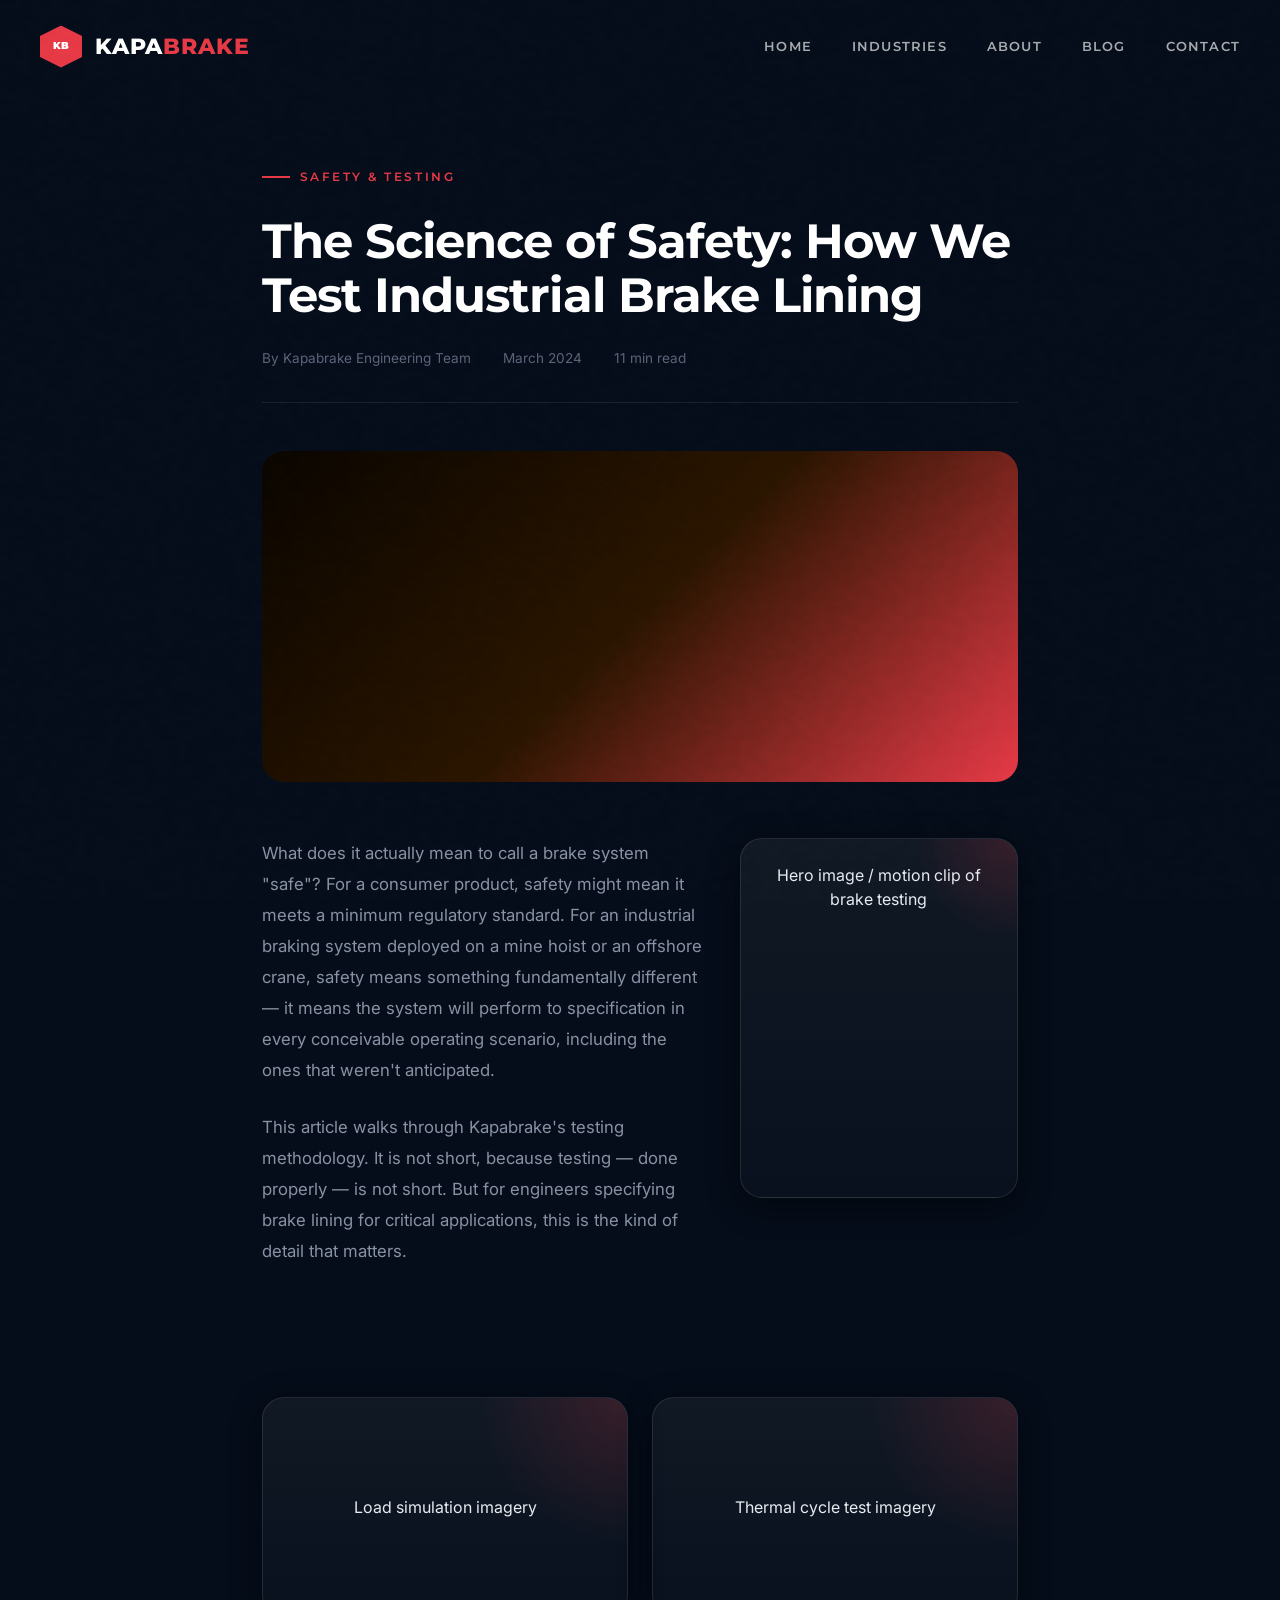
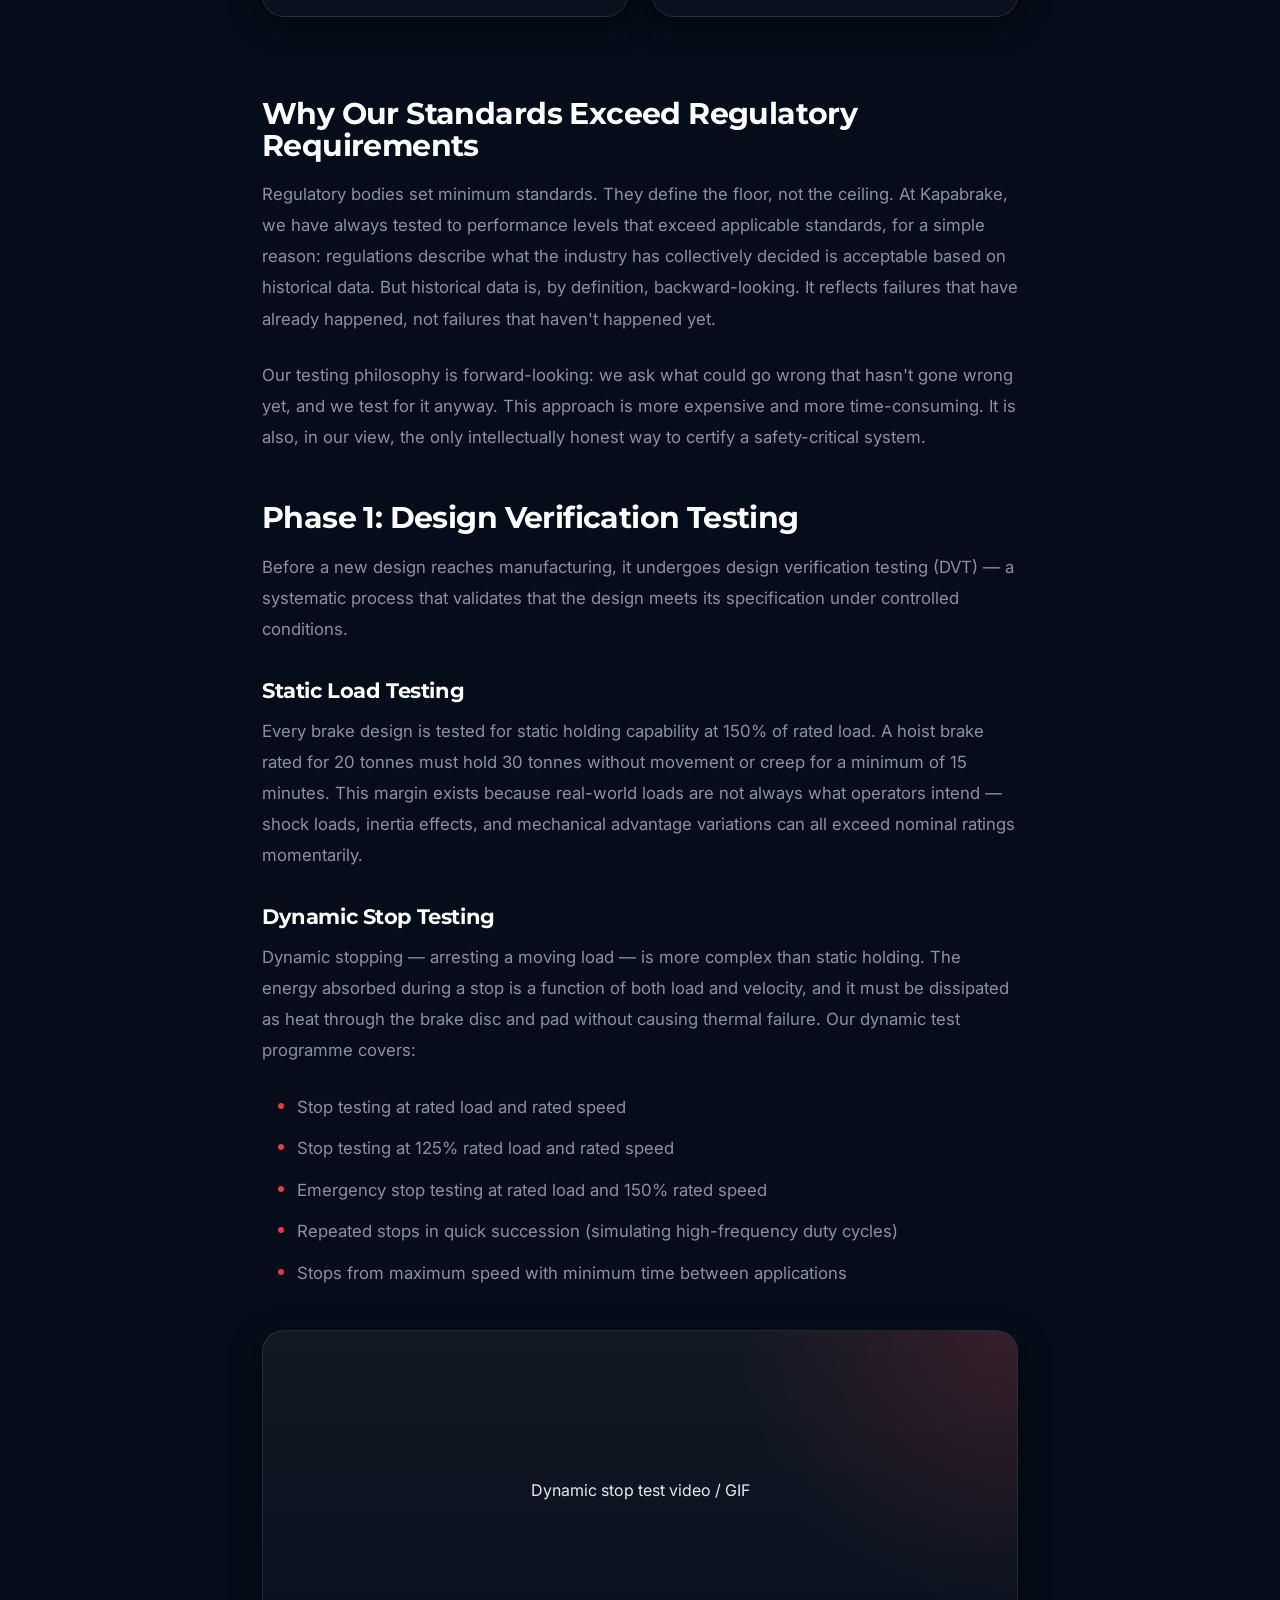
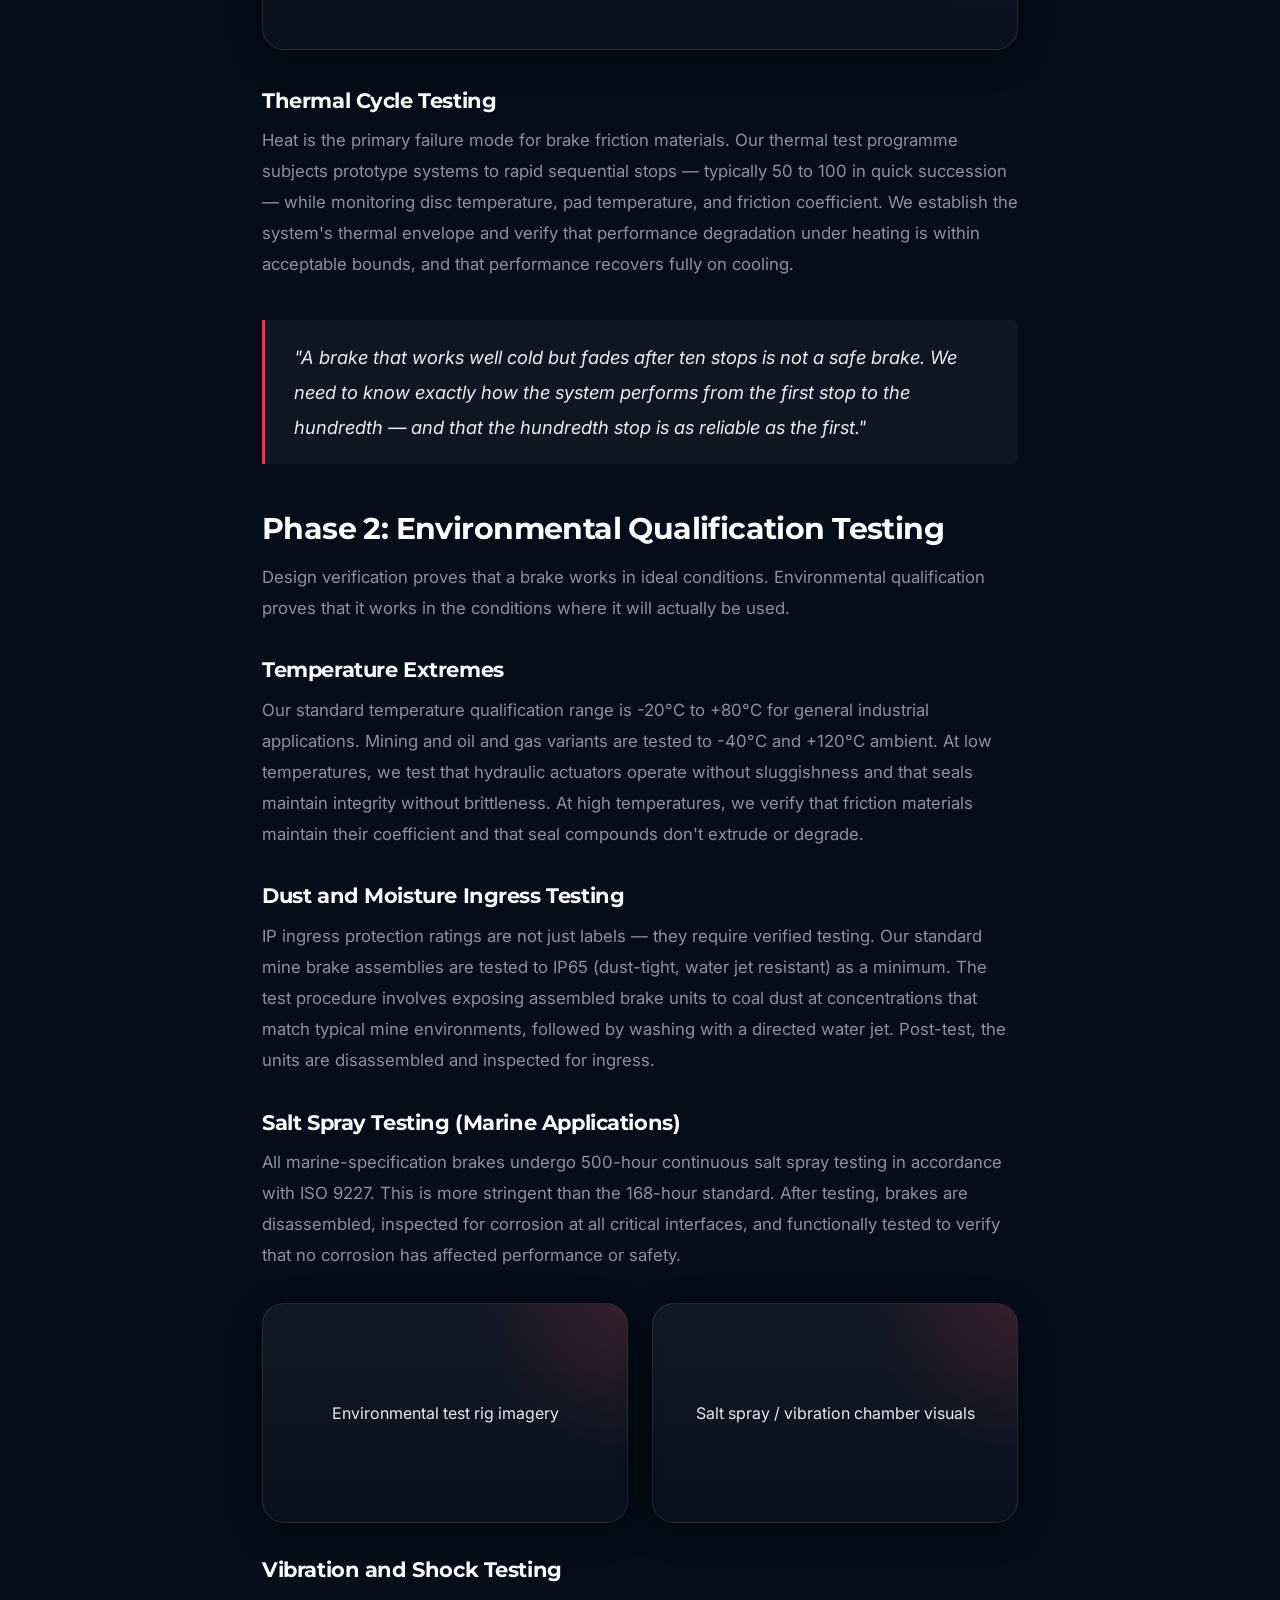
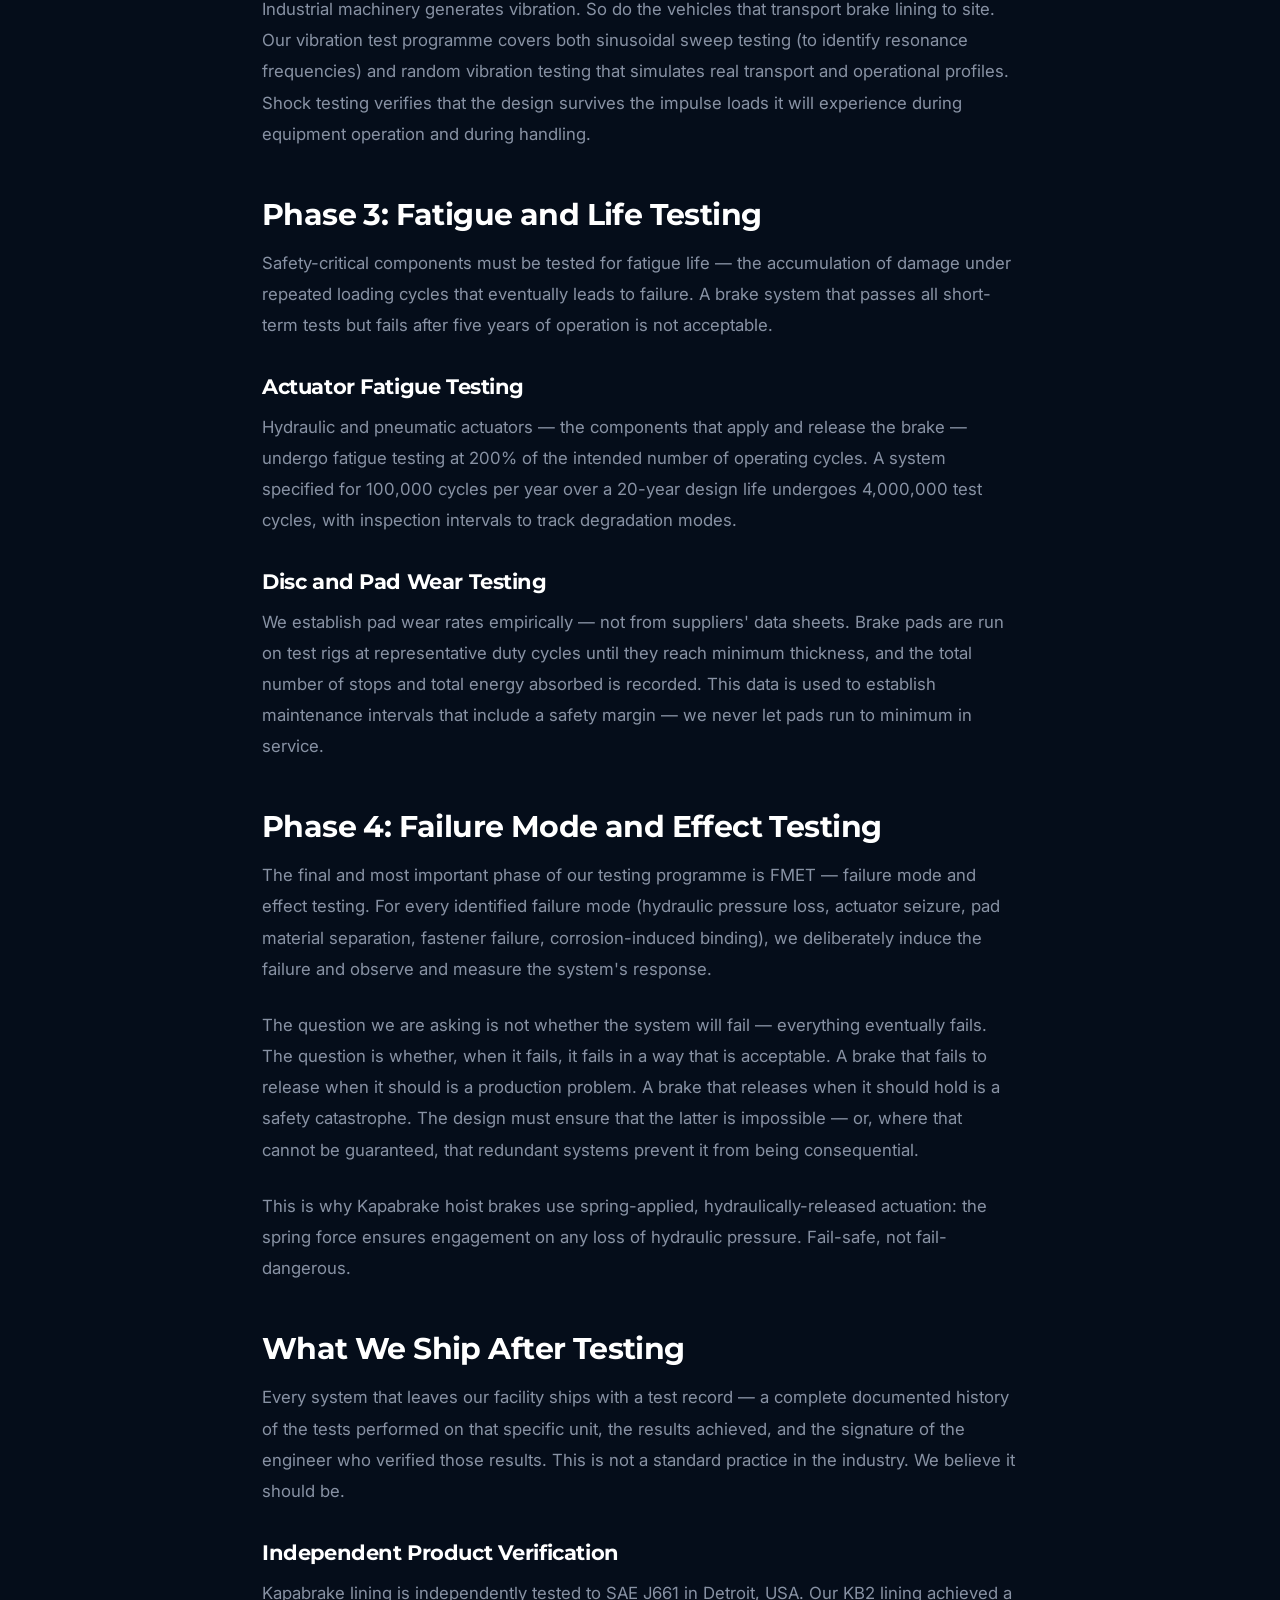
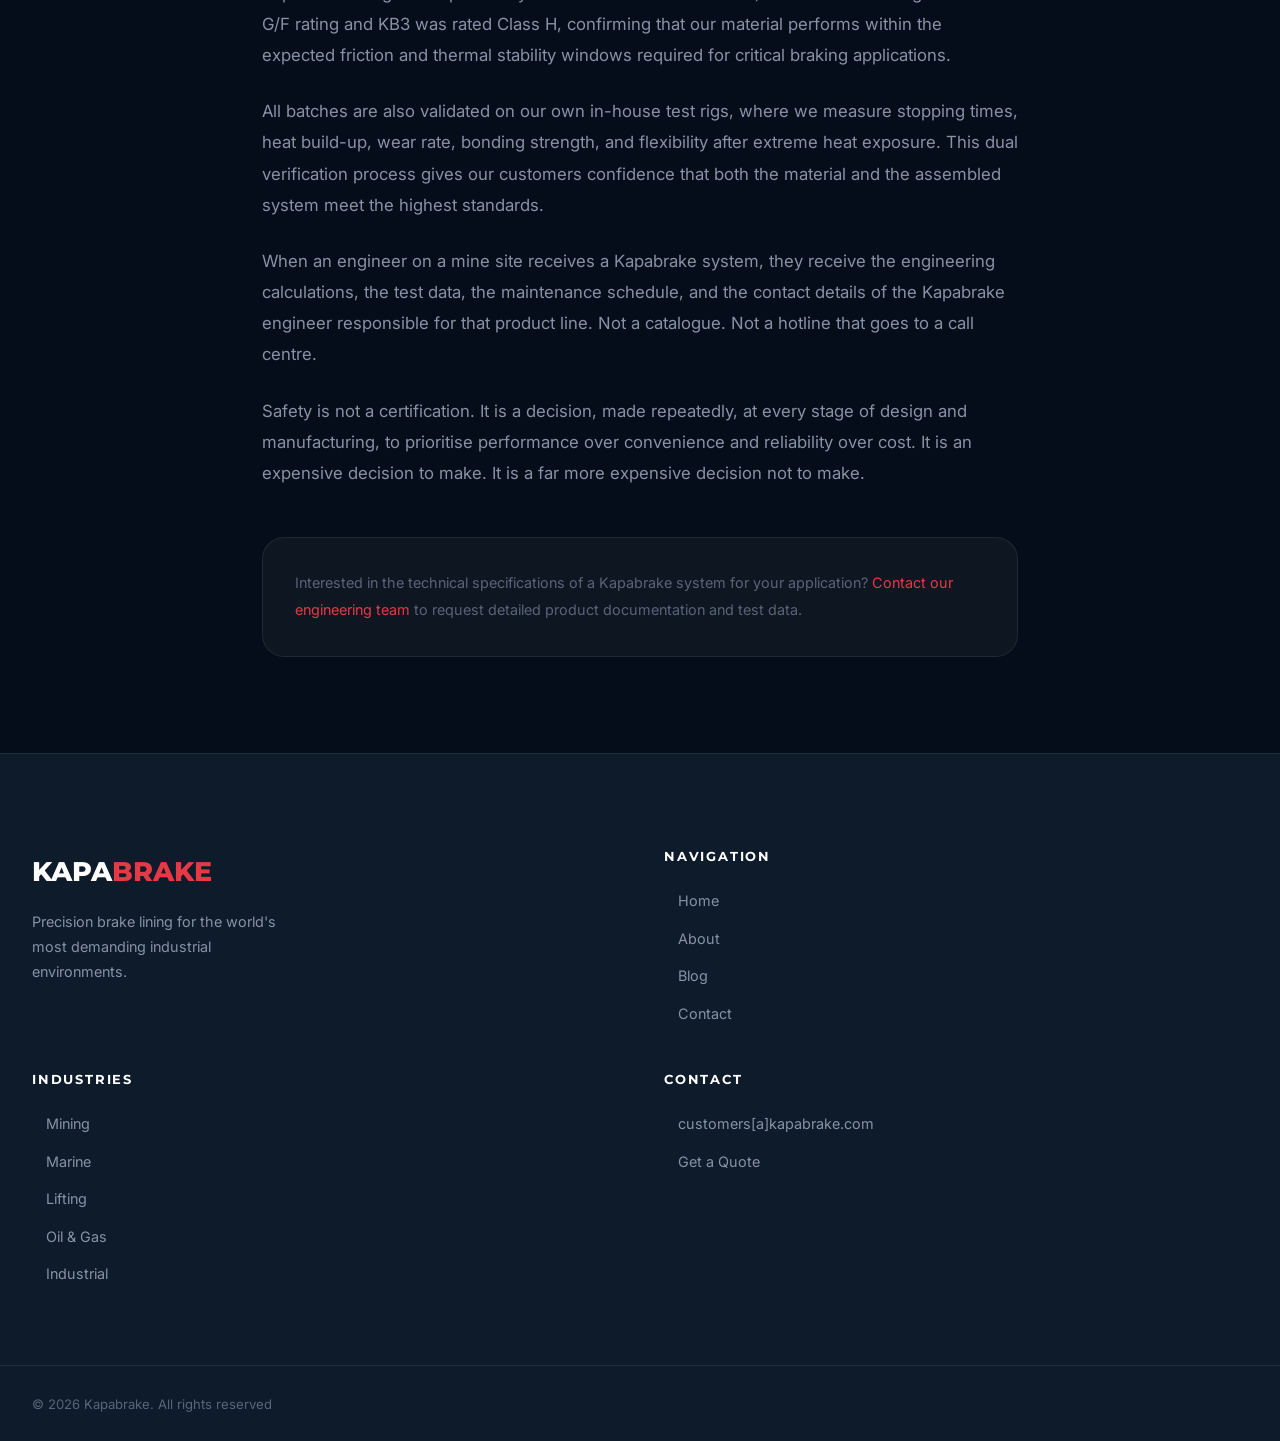
<file: blog/brake-safety.html>
<!DOCTYPE html>
<html lang="en">
<head>
  <meta charset="UTF-8" />
  <meta name="viewport" content="width=device-width, initial-scale=1.0" />
  <title>The Science of Safety: How We Test Industrial Brakes | Kapabrake Blog</title>
  <meta name="description" content="A detailed look at Kapabrake's testing methodology — load simulations, thermal cycles, fatigue testing, and what it takes to certify a brake system as truly safe." />
  <link rel="preconnect" href="https://fonts.googleapis.com" />
  <link rel="preconnect" href="https://fonts.gstatic.com" crossorigin />
  <link href="https://fonts.googleapis.com/css2?family=Montserrat:wght@300;400;600;700;800;900&family=Inter:wght@300;400;500;600&display=swap" rel="stylesheet" />
  <link rel="stylesheet" href="../css/styles.css" />
</head>
<body>
  <div id="progress-bar"></div>
  <nav class="navbar">
    <a href="../index.html" class="nav-logo"><div class="nav-logo-hex">KB</div><span class="nav-logo-text">KAPA<em>BRAKE</em></span></a>
    <div class="nav-links">
      <a href="../index.html" class="nav-link">Home</a>
      <a href="../index.html#industries" class="nav-link">Industries</a>
      <a href="../about.html" class="nav-link">About</a>
      <a href="../blog.html" class="nav-link">Blog</a>
      <a href="../contact.html" class="nav-link">Contact</a>
    </div>
    <button class="hamburger" aria-label="Menu"><span></span><span></span><span></span></button>
  </nav>

  <article class="post-wrap">

    <div class="post-header aos">
      <div class="post-tag">Safety &amp; Testing</div>
      <h1>The Science of Safety: How We Test Industrial Brake Lining</h1>
      <div class="post-meta">
        <span>By Kapabrake Engineering Team</span>
        <span>March 2024</span>
        <span>11 min read</span>
      </div>
    </div>

    <div class="post-banner aos" data-delay="100">
      <div class="post-banner-bg banner-3"></div>
    </div>

    <div class="post-body aos" data-delay="150">

      <div class="post-panel">
        <div class="post-intro-grid">
          <div>
            <p>What does it actually mean to call a brake system "safe"? For a consumer product, safety might mean it meets a minimum regulatory standard. For an industrial braking system deployed on a mine hoist or an offshore crane, safety means something fundamentally different — it means the system will perform to specification in every conceivable operating scenario, including the ones that weren't anticipated.</p>

            <p>This article walks through Kapabrake's testing methodology. It is not short, because testing — done properly — is not short. But for engineers specifying brake lining for critical applications, this is the kind of detail that matters.</p>
          </div>

          <div class="media-card media-card-large">
            <div class="media-placeholder">
              <span>Hero image / motion clip of brake testing</span>
            </div>
          </div>
        </div>

        <div class="media-grid">
          <div class="media-card">
            <div class="media-placeholder">
              <span>Load simulation imagery</span>
            </div>
          </div>
          <div class="media-card">
            <div class="media-placeholder">
              <span>Thermal cycle test imagery</span>
            </div>
          </div>
        </div>
      </div>

      <h2>Why Our Standards Exceed Regulatory Requirements</h2>

      <p>Regulatory bodies set minimum standards. They define the floor, not the ceiling. At Kapabrake, we have always tested to performance levels that exceed applicable standards, for a simple reason: regulations describe what the industry has collectively decided is acceptable based on historical data. But historical data is, by definition, backward-looking. It reflects failures that have already happened, not failures that haven't happened yet.</p>

      <p>Our testing philosophy is forward-looking: we ask what could go wrong that hasn't gone wrong yet, and we test for it anyway. This approach is more expensive and more time-consuming. It is also, in our view, the only intellectually honest way to certify a safety-critical system.</p>

      <h2>Phase 1: Design Verification Testing</h2>

      <p>Before a new design reaches manufacturing, it undergoes design verification testing (DVT) — a systematic process that validates that the design meets its specification under controlled conditions.</p>

      <h3>Static Load Testing</h3>
      <p>Every brake design is tested for static holding capability at 150% of rated load. A hoist brake rated for 20 tonnes must hold 30 tonnes without movement or creep for a minimum of 15 minutes. This margin exists because real-world loads are not always what operators intend — shock loads, inertia effects, and mechanical advantage variations can all exceed nominal ratings momentarily.</p>

      <h3>Dynamic Stop Testing</h3>
      <p>Dynamic stopping — arresting a moving load — is more complex than static holding. The energy absorbed during a stop is a function of both load and velocity, and it must be dissipated as heat through the brake disc and pad without causing thermal failure. Our dynamic test programme covers:</p>
      <ul>
        <li>Stop testing at rated load and rated speed</li>
        <li>Stop testing at 125% rated load and rated speed</li>
        <li>Emergency stop testing at rated load and 150% rated speed</li>
        <li>Repeated stops in quick succession (simulating high-frequency duty cycles)</li>
        <li>Stops from maximum speed with minimum time between applications</li>
      </ul>

      <div class="media-full">
        <div class="media-placeholder">
          <span>Dynamic stop test video / GIF</span>
        </div>
      </div>

      <h3>Thermal Cycle Testing</h3>
      <p>Heat is the primary failure mode for brake friction materials. Our thermal test programme subjects prototype systems to rapid sequential stops — typically 50 to 100 in quick succession — while monitoring disc temperature, pad temperature, and friction coefficient. We establish the system's thermal envelope and verify that performance degradation under heating is within acceptable bounds, and that performance recovers fully on cooling.</p>

      <blockquote>"A brake that works well cold but fades after ten stops is not a safe brake. We need to know exactly how the system performs from the first stop to the hundredth — and that the hundredth stop is as reliable as the first."</blockquote>

      <h2>Phase 2: Environmental Qualification Testing</h2>

      <p>Design verification proves that a brake works in ideal conditions. Environmental qualification proves that it works in the conditions where it will actually be used.</p>

      <h3>Temperature Extremes</h3>
      <p>Our standard temperature qualification range is -20°C to +80°C for general industrial applications. Mining and oil and gas variants are tested to -40°C and +120°C ambient. At low temperatures, we test that hydraulic actuators operate without sluggishness and that seals maintain integrity without brittleness. At high temperatures, we verify that friction materials maintain their coefficient and that seal compounds don't extrude or degrade.</p>

      <h3>Dust and Moisture Ingress Testing</h3>
      <p>IP ingress protection ratings are not just labels — they require verified testing. Our standard mine brake assemblies are tested to IP65 (dust-tight, water jet resistant) as a minimum. The test procedure involves exposing assembled brake units to coal dust at concentrations that match typical mine environments, followed by washing with a directed water jet. Post-test, the units are disassembled and inspected for ingress.</p>

      <h3>Salt Spray Testing (Marine Applications)</h3>
      <p>All marine-specification brakes undergo 500-hour continuous salt spray testing in accordance with ISO 9227. This is more stringent than the 168-hour standard. After testing, brakes are disassembled, inspected for corrosion at all critical interfaces, and functionally tested to verify that no corrosion has affected performance or safety.</p>

      <div class="media-grid">
        <div class="media-card">
          <div class="media-placeholder">
            <span>Environmental test rig imagery</span>
          </div>
        </div>
        <div class="media-card">
          <div class="media-placeholder">
            <span>Salt spray / vibration chamber visuals</span>
          </div>
        </div>
      </div>

      <h3>Vibration and Shock Testing</h3>
      <p>Industrial machinery generates vibration. So do the vehicles that transport brake lining to site. Our vibration test programme covers both sinusoidal sweep testing (to identify resonance frequencies) and random vibration testing that simulates real transport and operational profiles. Shock testing verifies that the design survives the impulse loads it will experience during equipment operation and during handling.</p>

      <h2>Phase 3: Fatigue and Life Testing</h2>

      <p>Safety-critical components must be tested for fatigue life — the accumulation of damage under repeated loading cycles that eventually leads to failure. A brake system that passes all short-term tests but fails after five years of operation is not acceptable.</p>

      <h3>Actuator Fatigue Testing</h3>
      <p>Hydraulic and pneumatic actuators — the components that apply and release the brake — undergo fatigue testing at 200% of the intended number of operating cycles. A system specified for 100,000 cycles per year over a 20-year design life undergoes 4,000,000 test cycles, with inspection intervals to track degradation modes.</p>

      <h3>Disc and Pad Wear Testing</h3>
      <p>We establish pad wear rates empirically — not from suppliers' data sheets. Brake pads are run on test rigs at representative duty cycles until they reach minimum thickness, and the total number of stops and total energy absorbed is recorded. This data is used to establish maintenance intervals that include a safety margin — we never let pads run to minimum in service.</p>

      <h2>Phase 4: Failure Mode and Effect Testing</h2>

      <p>The final and most important phase of our testing programme is FMET — failure mode and effect testing. For every identified failure mode (hydraulic pressure loss, actuator seizure, pad material separation, fastener failure, corrosion-induced binding), we deliberately induce the failure and observe and measure the system's response.</p>

      <p>The question we are asking is not whether the system will fail — everything eventually fails. The question is whether, when it fails, it fails in a way that is acceptable. A brake that fails to release when it should is a production problem. A brake that releases when it should hold is a safety catastrophe. The design must ensure that the latter is impossible — or, where that cannot be guaranteed, that redundant systems prevent it from being consequential.</p>

      <p>This is why Kapabrake hoist brakes use spring-applied, hydraulically-released actuation: the spring force ensures engagement on any loss of hydraulic pressure. Fail-safe, not fail-dangerous.</p>

      <h2>What We Ship After Testing</h2>

      <p>Every system that leaves our facility ships with a test record — a complete documented history of the tests performed on that specific unit, the results achieved, and the signature of the engineer who verified those results. This is not a standard practice in the industry. We believe it should be.</p>
      <h3>Independent Product Verification</h3>
      <p>Kapabrake lining is independently tested to SAE J661 in Detroit, USA. Our KB2 lining achieved a G/F rating and KB3 was rated Class H, confirming that our material performs within the expected friction and thermal stability windows required for critical braking applications.</p>
      <p>All batches are also validated on our own in-house test rigs, where we measure stopping times, heat build-up, wear rate, bonding strength, and flexibility after extreme heat exposure. This dual verification process gives our customers confidence that both the material and the assembled system meet the highest standards.</p>
      <p>When an engineer on a mine site receives a Kapabrake system, they receive the engineering calculations, the test data, the maintenance schedule, and the contact details of the Kapabrake engineer responsible for that product line. Not a catalogue. Not a hotline that goes to a call centre.</p>

      <p>Safety is not a certification. It is a decision, made repeatedly, at every stage of design and manufacturing, to prioritise performance over convenience and reliability over cost. It is an expensive decision to make. It is a far more expensive decision not to make.</p>

      <div style="margin-top:3rem;padding:2rem;background:var(--glass-bg);border:1px solid var(--glass-border);border-radius:var(--radius-lg)">
        <p style="margin:0;font-size:0.9rem;color:var(--text-muted)">Interested in the technical specifications of a Kapabrake system for your application? <a href="../contact.html" style="color:var(--red)">Contact our engineering team</a> to request detailed product documentation and test data.</p>
      </div>

    </div>
  </article>

  <footer class="footer">
    <div class="footer-grid">
      <div><div class="footer-brand-name">KAPA<em>BRAKE</em></div><p class="footer-tagline">Precision brake lining for the world's most demanding industrial environments.</p></div>
      <div class="footer-col"><h4>Navigation</h4><ul><li><a href="../index.html">Home</a></li><li><a href="../about.html">About</a></li><li><a href="../blog.html">Blog</a></li><li><a href="../contact.html">Contact</a></li></ul></div>
      <div class="footer-col"><h4>Industries</h4><ul><li><a href="../industries/mining.html">Mining</a></li><li><a href="../industries/marine.html">Marine</a></li><li><a href="../industries/lifting.html">Lifting</a></li><li><a href="../industries/oil-gas.html">Oil &amp; Gas</a></li><li><a href="industries/industrial.html">Industrial</a></li></ul></div>
      <div class="footer-col"><h4>Contact</h4><ul><li><a href="mailto:customers@kapabrake.com">customers[a]kapabrake.com</a></li><li><a href="../contact.html">Get a Quote</a></li></ul></div>
    </div>
    <div class="footer-bottom"><p class="footer-copy">© <span id="year"></span> Kapabrake. All rights reserved</p></div>
  </footer>
  <script src="../js/main.js"></script>
  <script>
    // Auto-update copyright year
    document.getElementById("year").textContent = new Date().getFullYear();
  </script>
</body>
</html>
</file>
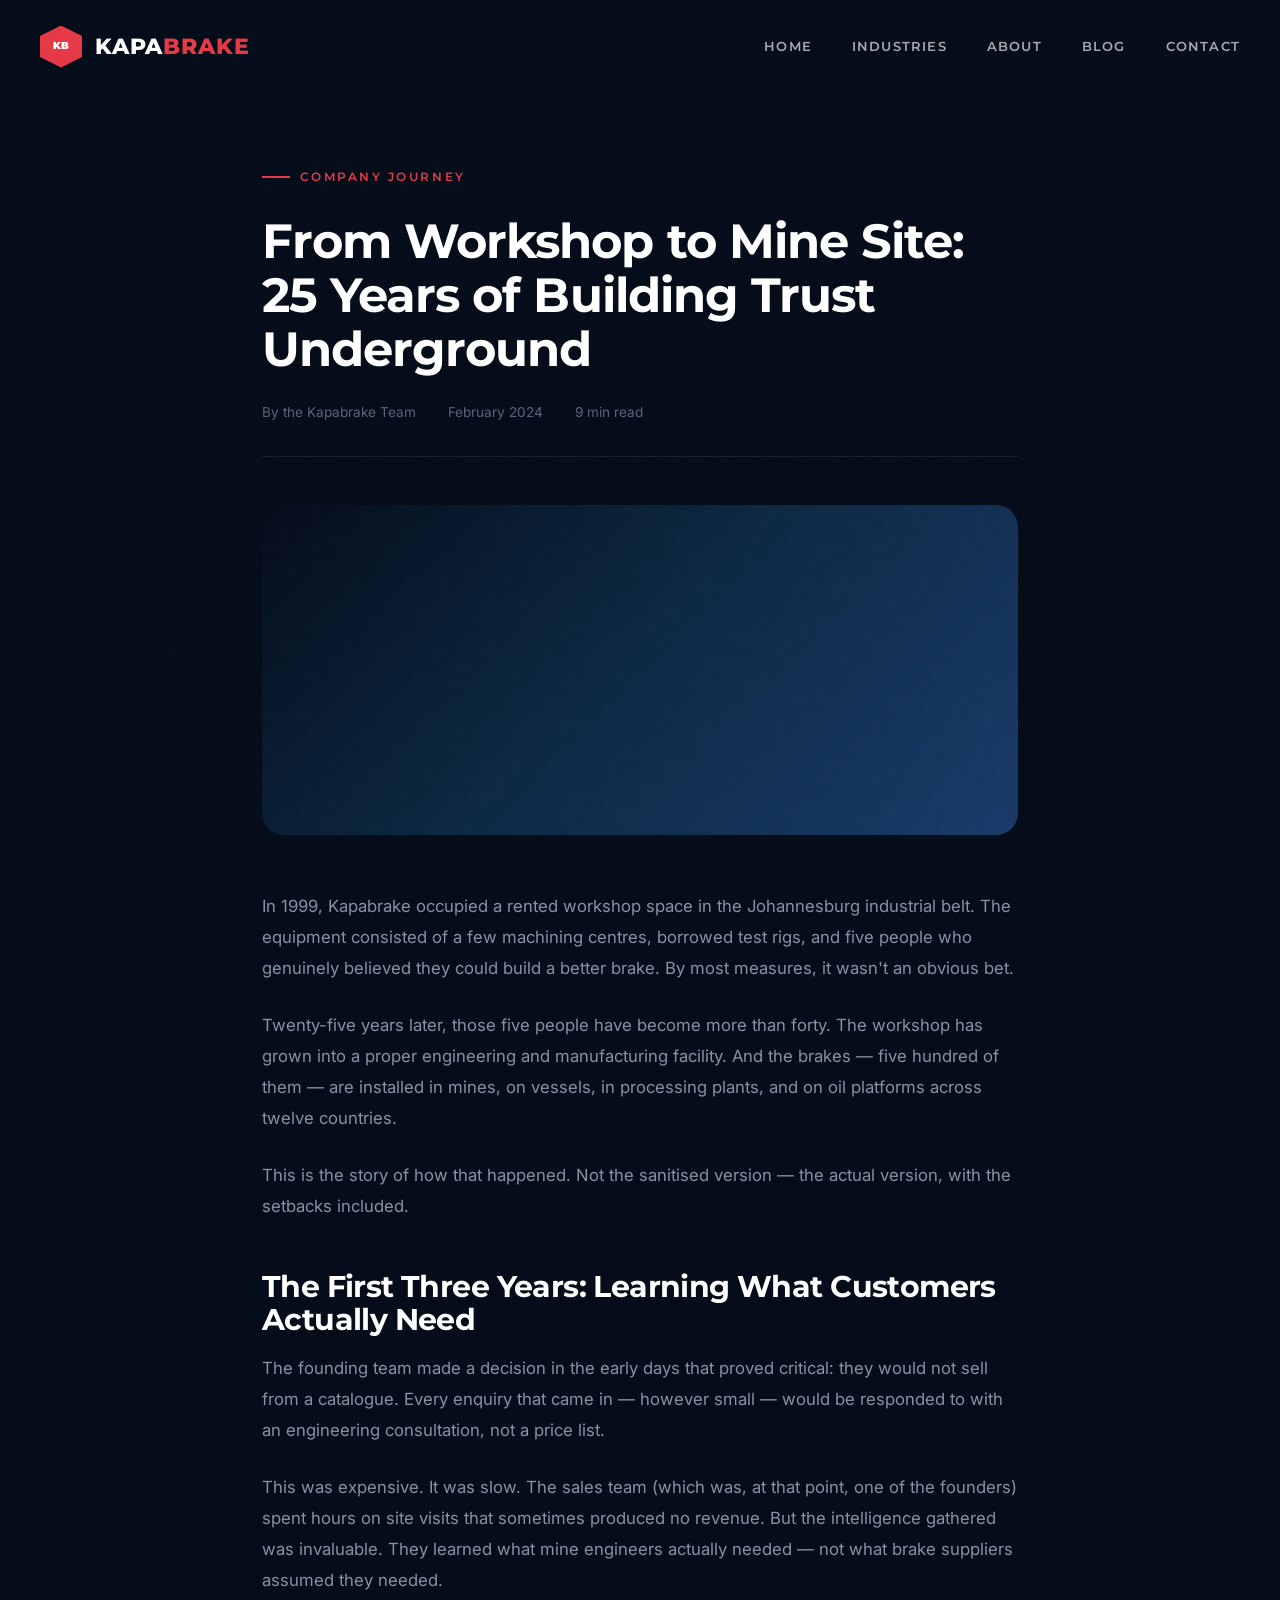
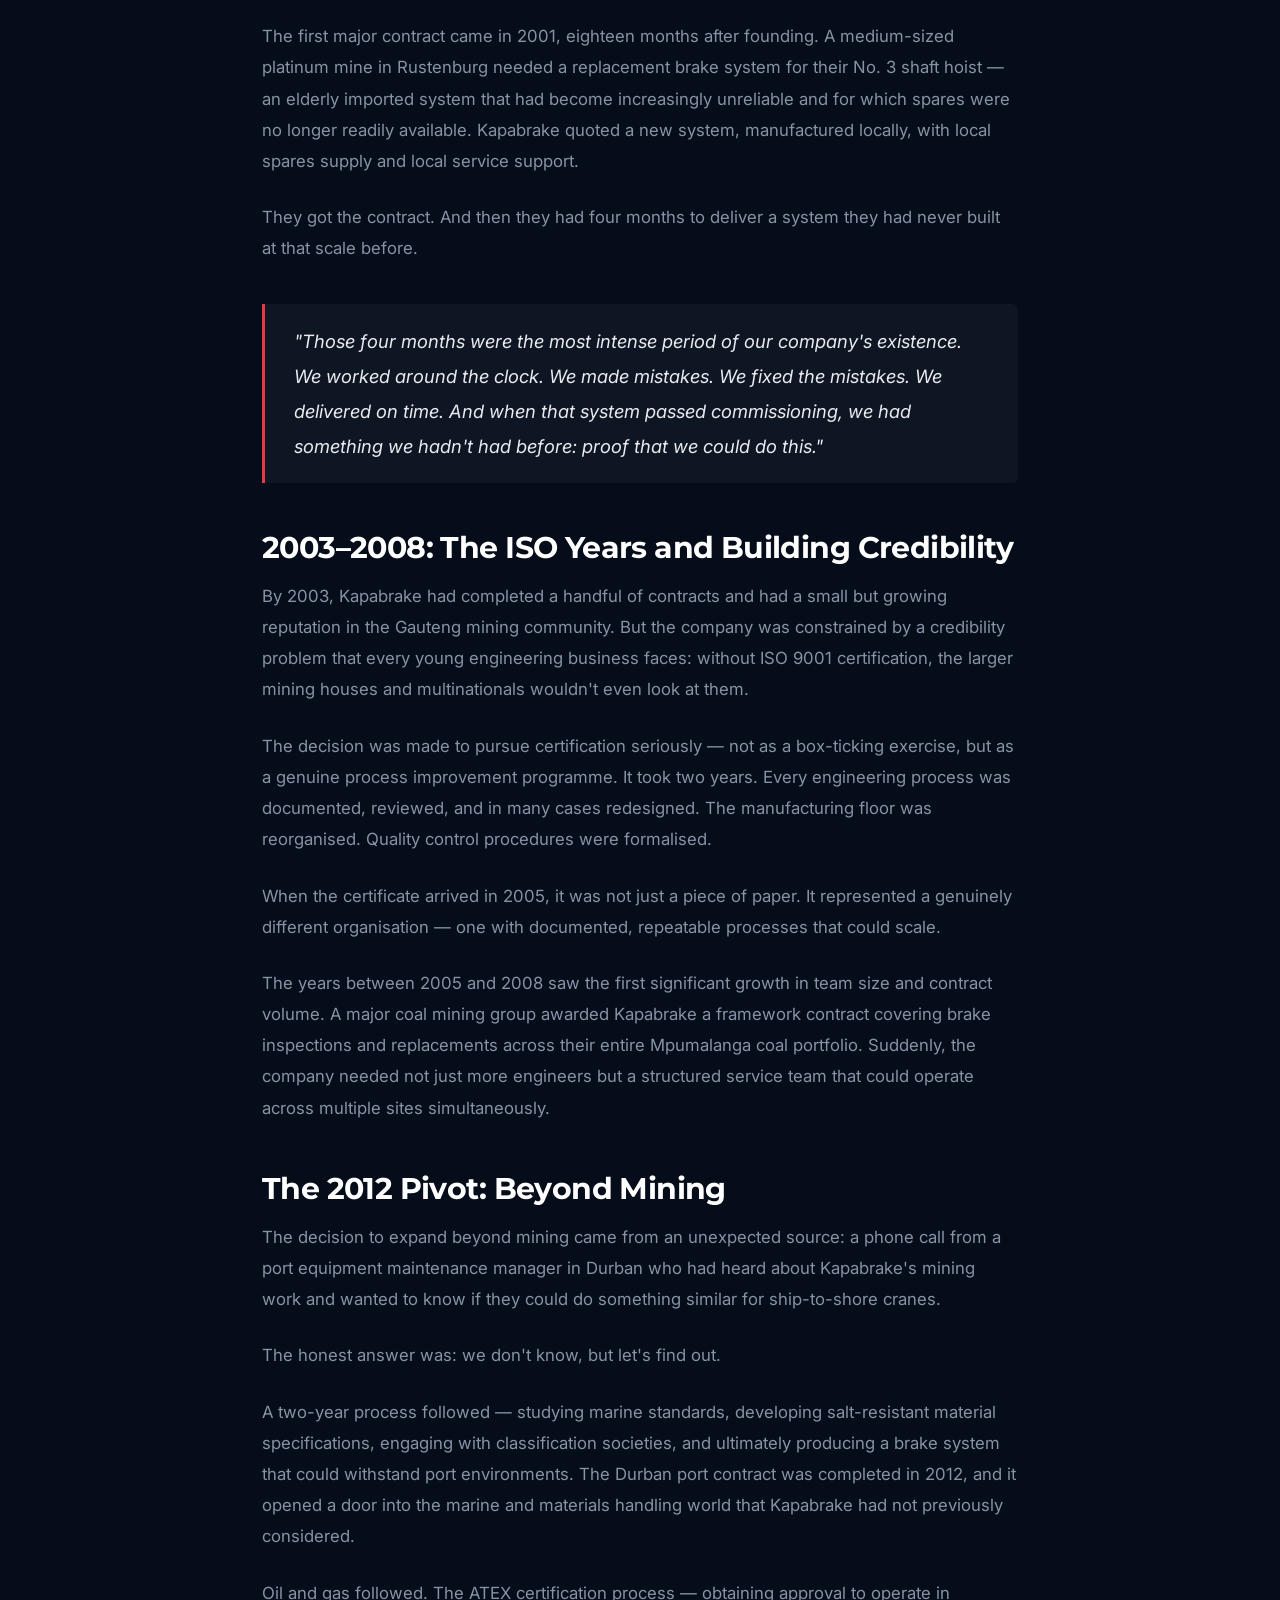
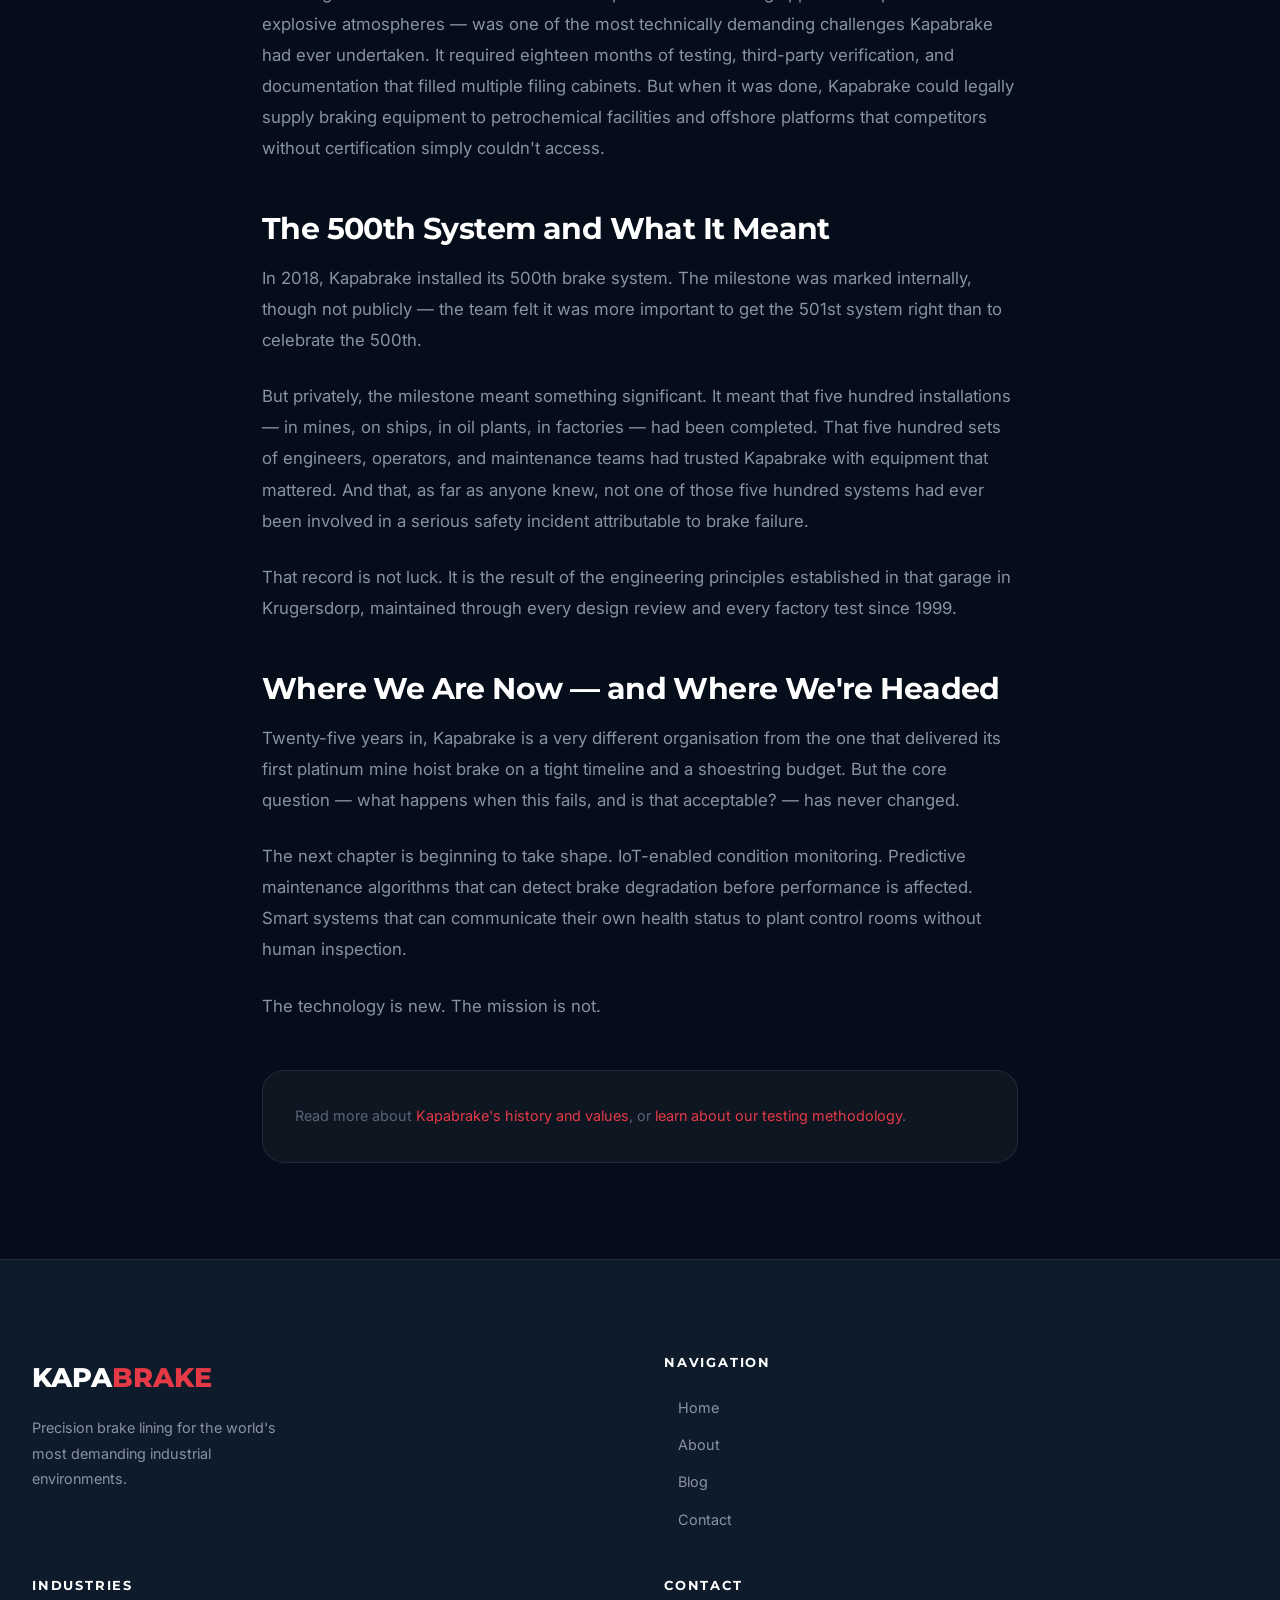
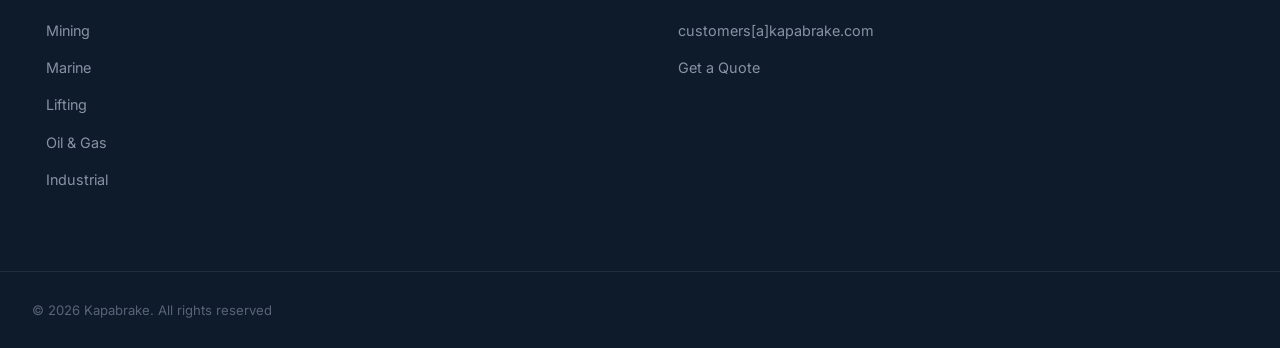
<file: blog/company-journey.html>
<!DOCTYPE html>
<html lang="en">
<head>
  <meta charset="UTF-8" />
  <meta name="viewport" content="width=device-width, initial-scale=1.0" />
  <title>From Workshop to Mine Site: 25 Years of Kapabrake | Blog</title>
  <meta name="description" content="How Kapabrake grew from a five-person workshop into a multi-industry brake lining company operating across 12 countries — the milestones, contracts, and lessons learned." />
  <link rel="preconnect" href="https://fonts.googleapis.com" />
  <link rel="preconnect" href="https://fonts.gstatic.com" crossorigin />
  <link href="https://fonts.googleapis.com/css2?family=Montserrat:wght@300;400;600;700;800;900&family=Inter:wght@300;400;500;600&display=swap" rel="stylesheet" />
  <link rel="stylesheet" href="../css/styles.css" />
</head>
<body>
  <div id="progress-bar"></div>
  <nav class="navbar">
    <a href="../index.html" class="nav-logo"><div class="nav-logo-hex">KB</div><span class="nav-logo-text">KAPA<em>BRAKE</em></span></a>
    <div class="nav-links">
      <a href="../index.html" class="nav-link">Home</a>
      <a href="../index.html#industries" class="nav-link">Industries</a>
      <a href="../about.html" class="nav-link">About</a>
      <a href="../blog.html" class="nav-link">Blog</a>
      <a href="../contact.html" class="nav-link">Contact</a>
    </div>
    <button class="hamburger" aria-label="Menu"><span></span><span></span><span></span></button>
  </nav>

  <article class="post-wrap">

    <div class="post-header aos">
      <div class="post-tag">Company Journey</div>
      <h1>From Workshop to Mine Site: 25 Years of Building Trust Underground</h1>
      <div class="post-meta">
        <span>By the Kapabrake Team</span>
        <span>February 2024</span>
        <span>9 min read</span>
      </div>
    </div>

    <div class="post-banner aos" data-delay="100">
      <div class="post-banner-bg banner-2"></div>
    </div>

    <div class="post-body aos" data-delay="150">

      <p>In 1999, Kapabrake occupied a rented workshop space in the Johannesburg industrial belt. The equipment consisted of a few machining centres, borrowed test rigs, and five people who genuinely believed they could build a better brake. By most measures, it wasn't an obvious bet.</p>

      <p>Twenty-five years later, those five people have become more than forty. The workshop has grown into a proper engineering and manufacturing facility. And the brakes — five hundred of them — are installed in mines, on vessels, in processing plants, and on oil platforms across twelve countries.</p>

      <p>This is the story of how that happened. Not the sanitised version — the actual version, with the setbacks included.</p>

      <h2>The First Three Years: Learning What Customers Actually Need</h2>

      <p>The founding team made a decision in the early days that proved critical: they would not sell from a catalogue. Every enquiry that came in — however small — would be responded to with an engineering consultation, not a price list.</p>

      <p>This was expensive. It was slow. The sales team (which was, at that point, one of the founders) spent hours on site visits that sometimes produced no revenue. But the intelligence gathered was invaluable. They learned what mine engineers actually needed — not what brake suppliers assumed they needed.</p>

      <p>The first major contract came in 2001, eighteen months after founding. A medium-sized platinum mine in Rustenburg needed a replacement brake system for their No. 3 shaft hoist — an elderly imported system that had become increasingly unreliable and for which spares were no longer readily available. Kapabrake quoted a new system, manufactured locally, with local spares supply and local service support.</p>

      <p>They got the contract. And then they had four months to deliver a system they had never built at that scale before.</p>

      <blockquote>"Those four months were the most intense period of our company's existence. We worked around the clock. We made mistakes. We fixed the mistakes. We delivered on time. And when that system passed commissioning, we had something we hadn't had before: proof that we could do this."</blockquote>

      <h2>2003–2008: The ISO Years and Building Credibility</h2>

      <p>By 2003, Kapabrake had completed a handful of contracts and had a small but growing reputation in the Gauteng mining community. But the company was constrained by a credibility problem that every young engineering business faces: without ISO 9001 certification, the larger mining houses and multinationals wouldn't even look at them.</p>

      <p>The decision was made to pursue certification seriously — not as a box-ticking exercise, but as a genuine process improvement programme. It took two years. Every engineering process was documented, reviewed, and in many cases redesigned. The manufacturing floor was reorganised. Quality control procedures were formalised.</p>

      <p>When the certificate arrived in 2005, it was not just a piece of paper. It represented a genuinely different organisation — one with documented, repeatable processes that could scale.</p>

      <p>The years between 2005 and 2008 saw the first significant growth in team size and contract volume. A major coal mining group awarded Kapabrake a framework contract covering brake inspections and replacements across their entire Mpumalanga coal portfolio. Suddenly, the company needed not just more engineers but a structured service team that could operate across multiple sites simultaneously.</p>

      <h2>The 2012 Pivot: Beyond Mining</h2>

      <p>The decision to expand beyond mining came from an unexpected source: a phone call from a port equipment maintenance manager in Durban who had heard about Kapabrake's mining work and wanted to know if they could do something similar for ship-to-shore cranes.</p>

      <p>The honest answer was: we don't know, but let's find out.</p>

      <p>A two-year process followed — studying marine standards, developing salt-resistant material specifications, engaging with classification societies, and ultimately producing a brake system that could withstand port environments. The Durban port contract was completed in 2012, and it opened a door into the marine and materials handling world that Kapabrake had not previously considered.</p>

      <p>Oil and gas followed. The ATEX certification process — obtaining approval to operate in explosive atmospheres — was one of the most technically demanding challenges Kapabrake had ever undertaken. It required eighteen months of testing, third-party verification, and documentation that filled multiple filing cabinets. But when it was done, Kapabrake could legally supply braking equipment to petrochemical facilities and offshore platforms that competitors without certification simply couldn't access.</p>

      <h2>The 500th System and What It Meant</h2>

      <p>In 2018, Kapabrake installed its 500th brake system. The milestone was marked internally, though not publicly — the team felt it was more important to get the 501st system right than to celebrate the 500th.</p>

      <p>But privately, the milestone meant something significant. It meant that five hundred installations — in mines, on ships, in oil plants, in factories — had been completed. That five hundred sets of engineers, operators, and maintenance teams had trusted Kapabrake with equipment that mattered. And that, as far as anyone knew, not one of those five hundred systems had ever been involved in a serious safety incident attributable to brake failure.</p>

      <p>That record is not luck. It is the result of the engineering principles established in that garage in Krugersdorp, maintained through every design review and every factory test since 1999.</p>

      <h2>Where We Are Now — and Where We're Headed</h2>

      <p>Twenty-five years in, Kapabrake is a very different organisation from the one that delivered its first platinum mine hoist brake on a tight timeline and a shoestring budget. But the core question — what happens when this fails, and is that acceptable? — has never changed.</p>

      <p>The next chapter is beginning to take shape. IoT-enabled condition monitoring. Predictive maintenance algorithms that can detect brake degradation before performance is affected. Smart systems that can communicate their own health status to plant control rooms without human inspection.</p>

      <p>The technology is new. The mission is not.</p>

      <div style="margin-top:3rem;padding:2rem;background:var(--glass-bg);border:1px solid var(--glass-border);border-radius:var(--radius-lg)">
        <p style="margin:0;font-size:0.9rem;color:var(--text-muted)">Read more about <a href="../about.html" style="color:var(--red)">Kapabrake's history and values</a>, or <a href="brake-safety.html" style="color:var(--red)">learn about our testing methodology</a>.</p>
      </div>

    </div>
  </article>

  <footer class="footer">
    <div class="footer-grid">
      <div><div class="footer-brand-name">KAPA<em>BRAKE</em></div><p class="footer-tagline">Precision brake lining for the world's most demanding industrial environments.</p></div>
      <div class="footer-col"><h4>Navigation</h4><ul><li><a href="../index.html">Home</a></li><li><a href="../about.html">About</a></li><li><a href="../blog.html">Blog</a></li><li><a href="../contact.html">Contact</a></li></ul></div>
      <div class="footer-col"><h4>Industries</h4><ul><li><a href="../industries/mining.html">Mining</a></li><li><a href="../industries/marine.html">Marine</a></li><li><a href="../industries/lifting.html">Lifting</a></li><li><a href="../industries/oil-gas.html">Oil &amp; Gas</a></li><li><a href="industries/industrial.html">Industrial</a></li></ul></div>
      <div class="footer-col"><h4>Contact</h4><ul><li><a href="mailto:customers@kapabrake.com">customers[a]kapabrake.com</a></li><li><a href="../contact.html">Get a Quote</a></li></ul></div>
    </div>
    <div class="footer-bottom"><p class="footer-copy">© <span id="year"></span> Kapabrake. All rights reserved</p></div>
  </footer>
  <script src="../js/main.js"></script>
  <script>
    // Auto-update copyright year
    document.getElementById("year").textContent = new Date().getFullYear();
  </script>
</body>
</html>
</file>
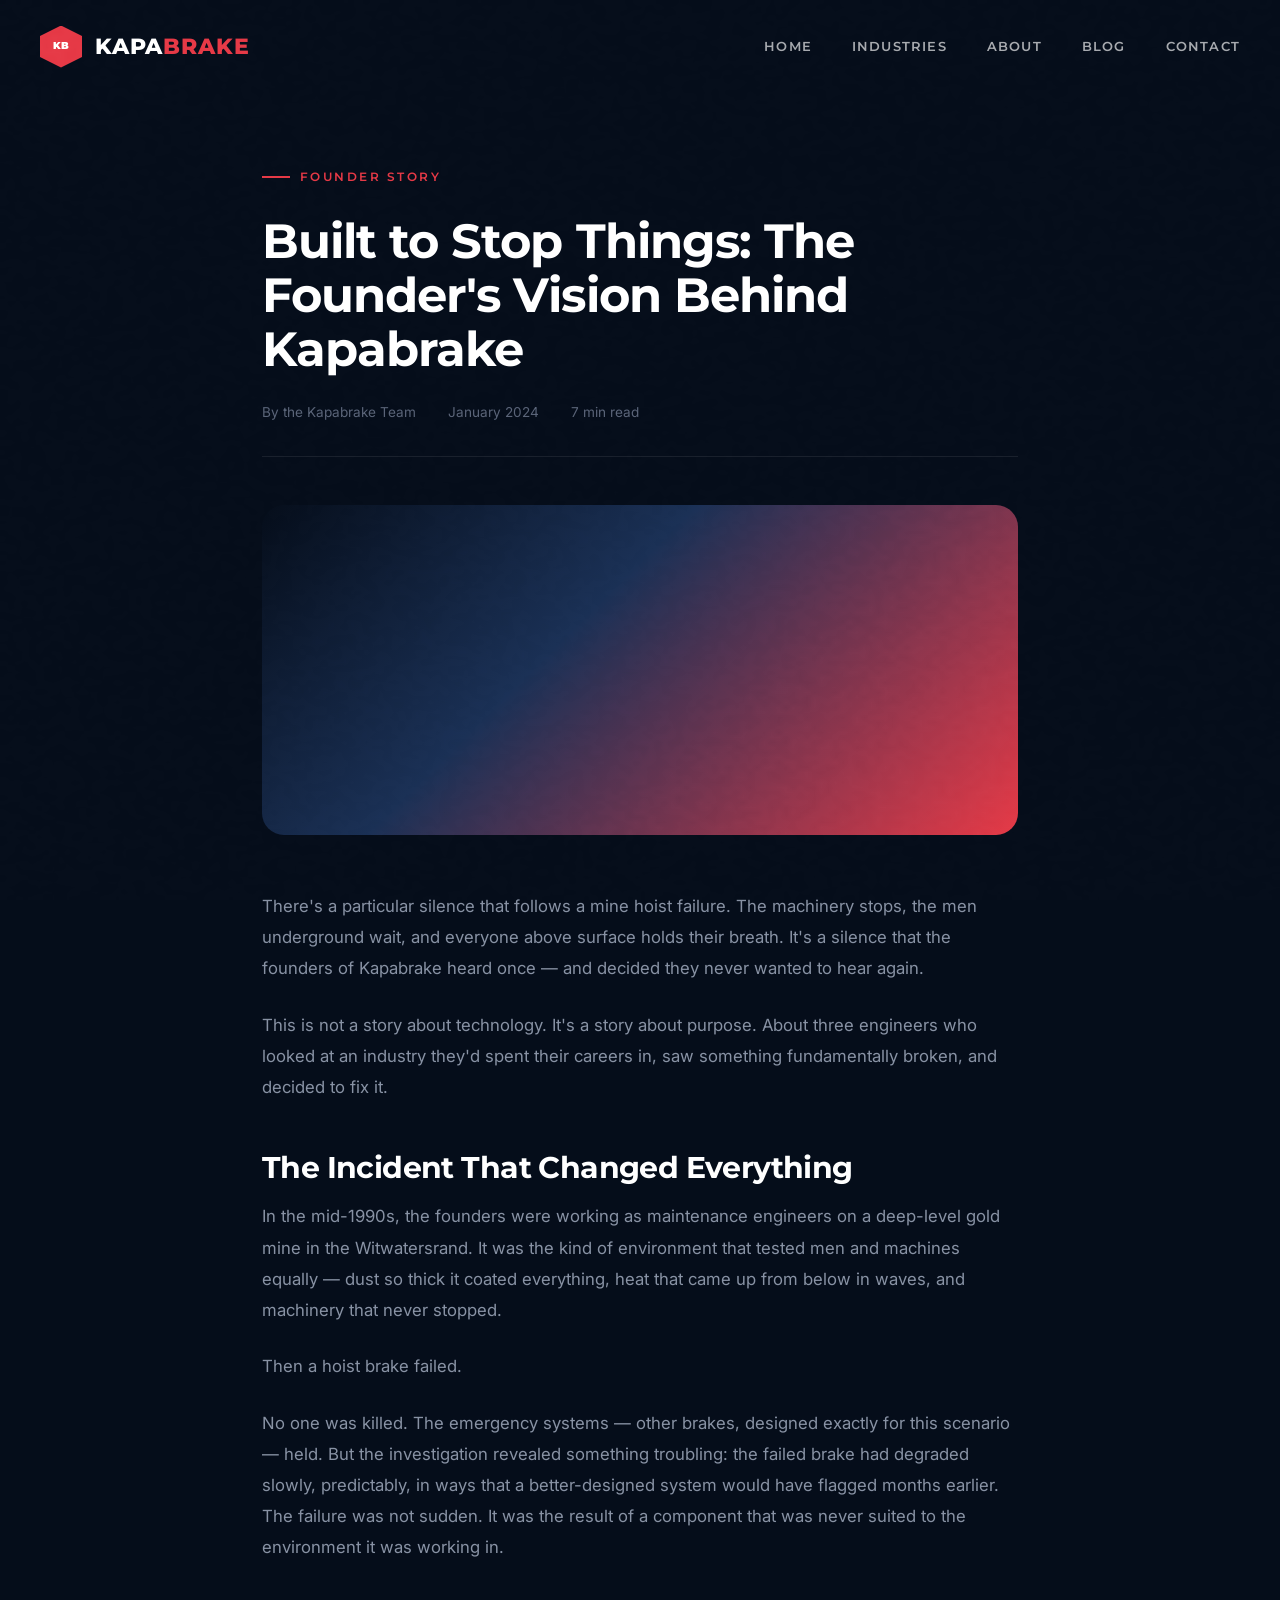
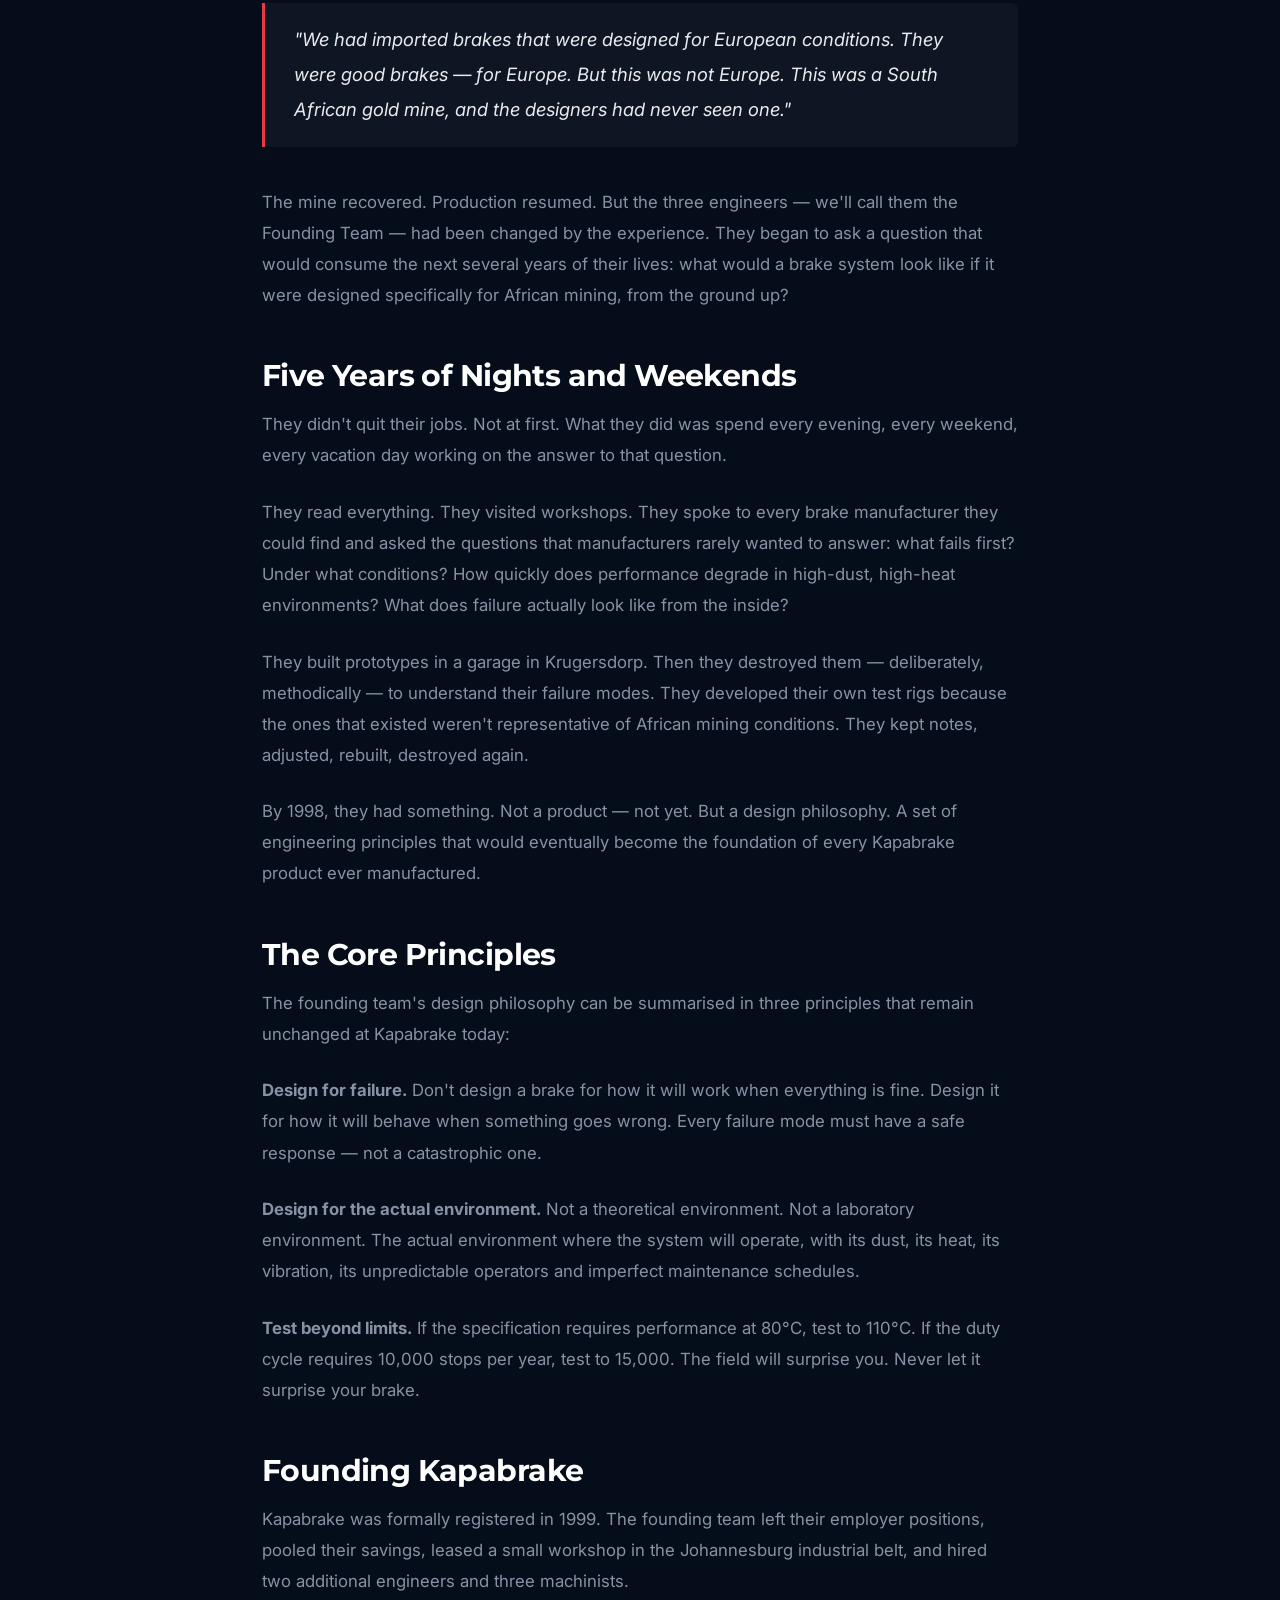
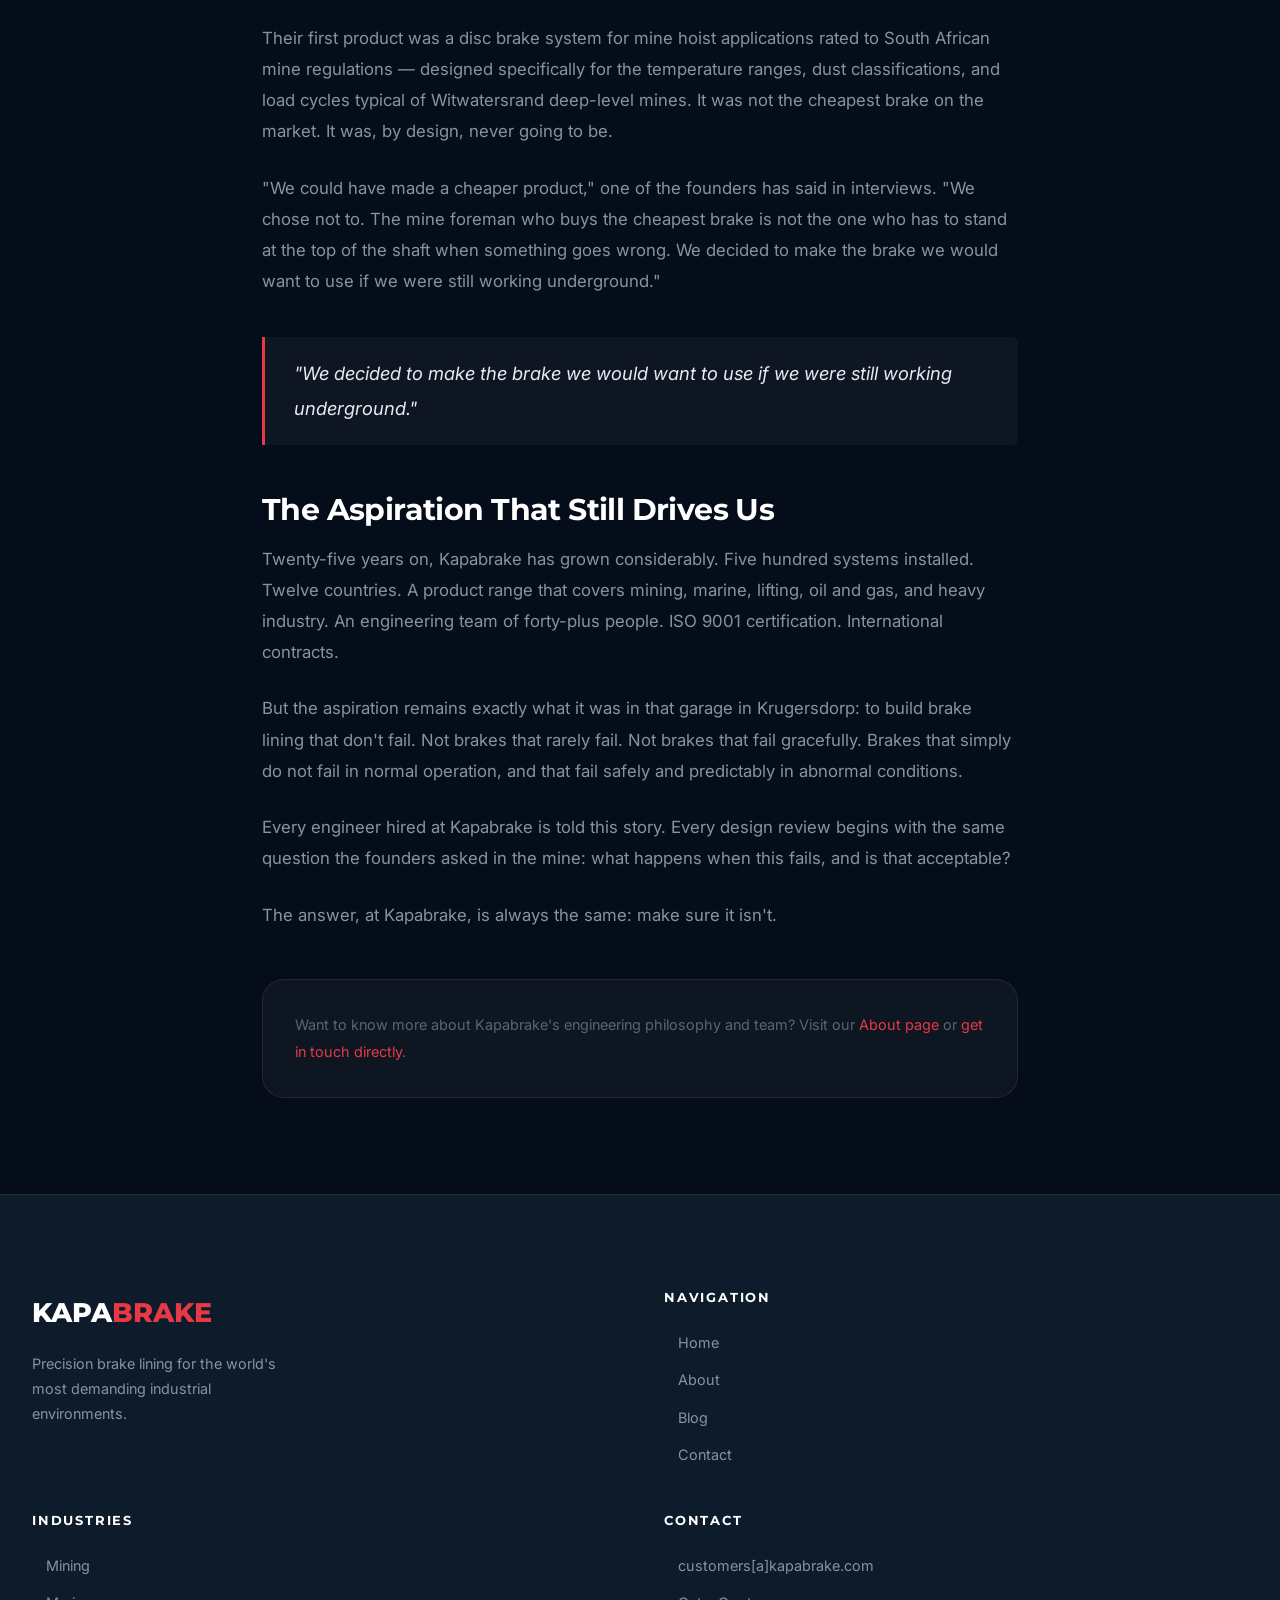
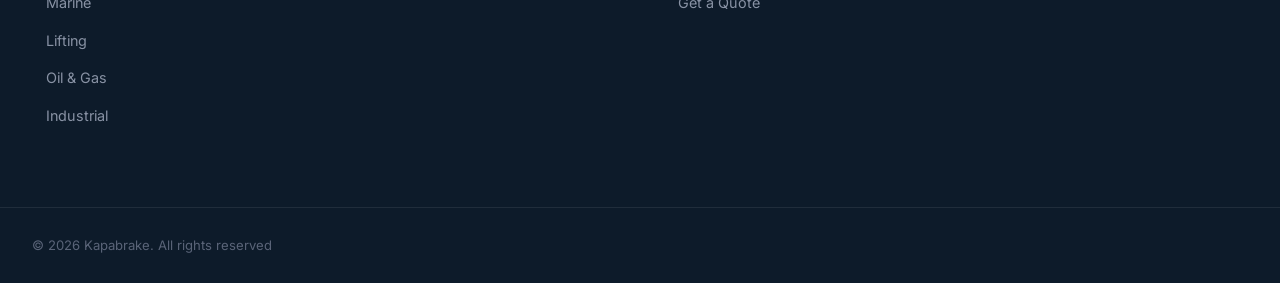
<file: blog/founder-story.html>
<!DOCTYPE html>
<html lang="en">
<head>
  <meta charset="UTF-8" />
  <meta name="viewport" content="width=device-width, initial-scale=1.0" />
  <title>Built to Stop Things: The Founder's Vision | Kapabrake Blog</title>
  <meta name="description" content="The story behind Kapabrake — how a team of mining engineers decided to build something better than what the market was offering, and what drives them to this day." />
  <link rel="preconnect" href="https://fonts.googleapis.com" />
  <link rel="preconnect" href="https://fonts.gstatic.com" crossorigin />
  <link href="https://fonts.googleapis.com/css2?family=Montserrat:wght@300;400;600;700;800;900&family=Inter:wght@300;400;500;600&display=swap" rel="stylesheet" />
  <link rel="stylesheet" href="../css/styles.css" />
</head>
<body>
  <div id="progress-bar"></div>
  <nav class="navbar">
    <a href="../index.html" class="nav-logo"><div class="nav-logo-hex">KB</div><span class="nav-logo-text">KAPA<em>BRAKE</em></span></a>
    <div class="nav-links">
      <a href="../index.html" class="nav-link">Home</a>
      <a href="../index.html#industries" class="nav-link">Industries</a>
      <a href="../about.html" class="nav-link">About</a>
      <a href="../blog.html" class="nav-link">Blog</a>
      <a href="../contact.html" class="nav-link">Contact</a>
    </div>
    <button class="hamburger" aria-label="Menu"><span></span><span></span><span></span></button>
  </nav>

  <article class="post-wrap">

    <div class="post-header aos">
      <div class="post-tag">Founder Story</div>
      <h1>Built to Stop Things: The Founder's Vision Behind Kapabrake</h1>
      <div class="post-meta">
        <span>By the Kapabrake Team</span>
        <span>January 2024</span>
        <span>7 min read</span>
      </div>
    </div>

    <div class="post-banner aos" data-delay="100">
      <div class="post-banner-bg banner-1"></div>
    </div>

    <div class="post-body aos" data-delay="150">

      <p>There's a particular silence that follows a mine hoist failure. The machinery stops, the men underground wait, and everyone above surface holds their breath. It's a silence that the founders of Kapabrake heard once — and decided they never wanted to hear again.</p>

      <p>This is not a story about technology. It's a story about purpose. About three engineers who looked at an industry they'd spent their careers in, saw something fundamentally broken, and decided to fix it.</p>

      <h2>The Incident That Changed Everything</h2>

      <p>In the mid-1990s, the founders were working as maintenance engineers on a deep-level gold mine in the Witwatersrand. It was the kind of environment that tested men and machines equally — dust so thick it coated everything, heat that came up from below in waves, and machinery that never stopped.</p>

      <p>Then a hoist brake failed.</p>

      <p>No one was killed. The emergency systems — other brakes, designed exactly for this scenario — held. But the investigation revealed something troubling: the failed brake had degraded slowly, predictably, in ways that a better-designed system would have flagged months earlier. The failure was not sudden. It was the result of a component that was never suited to the environment it was working in.</p>

      <blockquote>"We had imported brakes that were designed for European conditions. They were good brakes — for Europe. But this was not Europe. This was a South African gold mine, and the designers had never seen one."</blockquote>

      <p>The mine recovered. Production resumed. But the three engineers — we'll call them the Founding Team — had been changed by the experience. They began to ask a question that would consume the next several years of their lives: what would a brake system look like if it were designed specifically for African mining, from the ground up?</p>

      <h2>Five Years of Nights and Weekends</h2>

      <p>They didn't quit their jobs. Not at first. What they did was spend every evening, every weekend, every vacation day working on the answer to that question.</p>

      <p>They read everything. They visited workshops. They spoke to every brake manufacturer they could find and asked the questions that manufacturers rarely wanted to answer: what fails first? Under what conditions? How quickly does performance degrade in high-dust, high-heat environments? What does failure actually look like from the inside?</p>

      <p>They built prototypes in a garage in Krugersdorp. Then they destroyed them — deliberately, methodically — to understand their failure modes. They developed their own test rigs because the ones that existed weren't representative of African mining conditions. They kept notes, adjusted, rebuilt, destroyed again.</p>

      <p>By 1998, they had something. Not a product — not yet. But a design philosophy. A set of engineering principles that would eventually become the foundation of every Kapabrake product ever manufactured.</p>

      <h2>The Core Principles</h2>

      <p>The founding team's design philosophy can be summarised in three principles that remain unchanged at Kapabrake today:</p>

      <p><strong>Design for failure.</strong> Don't design a brake for how it will work when everything is fine. Design it for how it will behave when something goes wrong. Every failure mode must have a safe response — not a catastrophic one.</p>

      <p><strong>Design for the actual environment.</strong> Not a theoretical environment. Not a laboratory environment. The actual environment where the system will operate, with its dust, its heat, its vibration, its unpredictable operators and imperfect maintenance schedules.</p>

      <p><strong>Test beyond limits.</strong> If the specification requires performance at 80°C, test to 110°C. If the duty cycle requires 10,000 stops per year, test to 15,000. The field will surprise you. Never let it surprise your brake.</p>

      <h2>Founding Kapabrake</h2>

      <p>Kapabrake was formally registered in 1999. The founding team left their employer positions, pooled their savings, leased a small workshop in the Johannesburg industrial belt, and hired two additional engineers and three machinists.</p>

      <p>Their first product was a disc brake system for mine hoist applications rated to South African mine regulations — designed specifically for the temperature ranges, dust classifications, and load cycles typical of Witwatersrand deep-level mines. It was not the cheapest brake on the market. It was, by design, never going to be.</p>

      <p>"We could have made a cheaper product," one of the founders has said in interviews. "We chose not to. The mine foreman who buys the cheapest brake is not the one who has to stand at the top of the shaft when something goes wrong. We decided to make the brake we would want to use if we were still working underground."</p>

      <blockquote>"We decided to make the brake we would want to use if we were still working underground."</blockquote>

      <h2>The Aspiration That Still Drives Us</h2>

      <p>Twenty-five years on, Kapabrake has grown considerably. Five hundred systems installed. Twelve countries. A product range that covers mining, marine, lifting, oil and gas, and heavy industry. An engineering team of forty-plus people. ISO 9001 certification. International contracts.</p>

      <p>But the aspiration remains exactly what it was in that garage in Krugersdorp: to build brake lining that don't fail. Not brakes that rarely fail. Not brakes that fail gracefully. Brakes that simply do not fail in normal operation, and that fail safely and predictably in abnormal conditions.</p>

      <p>Every engineer hired at Kapabrake is told this story. Every design review begins with the same question the founders asked in the mine: what happens when this fails, and is that acceptable?</p>

      <p>The answer, at Kapabrake, is always the same: make sure it isn't.</p>

      <div style="margin-top:3rem;padding:2rem;background:var(--glass-bg);border:1px solid var(--glass-border);border-radius:var(--radius-lg)">
        <p style="margin:0;font-size:0.9rem;color:var(--text-muted)">Want to know more about Kapabrake's engineering philosophy and team? Visit our <a href="../about.html" style="color:var(--red)">About page</a> or <a href="../contact.html" style="color:var(--red)">get in touch directly</a>.</p>
      </div>

    </div>
  </article>

  <footer class="footer">
    <div class="footer-grid">
      <div><div class="footer-brand-name">KAPA<em>BRAKE</em></div><p class="footer-tagline">Precision brake lining for the world's most demanding industrial environments.</p></div>
      <div class="footer-col"><h4>Navigation</h4><ul><li><a href="../index.html">Home</a></li><li><a href="../about.html">About</a></li><li><a href="../blog.html">Blog</a></li><li><a href="../contact.html">Contact</a></li></ul></div>
      <div class="footer-col"><h4>Industries</h4><ul><li><a href="../industries/mining.html">Mining</a></li><li><a href="../industries/marine.html">Marine</a></li><li><a href="../industries/lifting.html">Lifting</a></li><li><a href="../industries/oil-gas.html">Oil &amp; Gas</a></li><li><a href="industries/industrial.html">Industrial</a></li></ul></div>
      <div class="footer-col"><h4>Contact</h4><ul><li><a href="mailto:customers@kapabrake.com">customers[a]kapabrake.com</a></li><li><a href="../contact.html">Get a Quote</a></li></ul></div>
    </div>
    <div class="footer-bottom"><p class="footer-copy">© <span id="year"></span> Kapabrake. All rights reserved</p></div>
  </footer>
  <script src="../js/main.js"></script>
  <script>
    // Auto-update copyright year
    document.getElementById("year").textContent = new Date().getFullYear();
  </script>
</body>
</html>
</file>
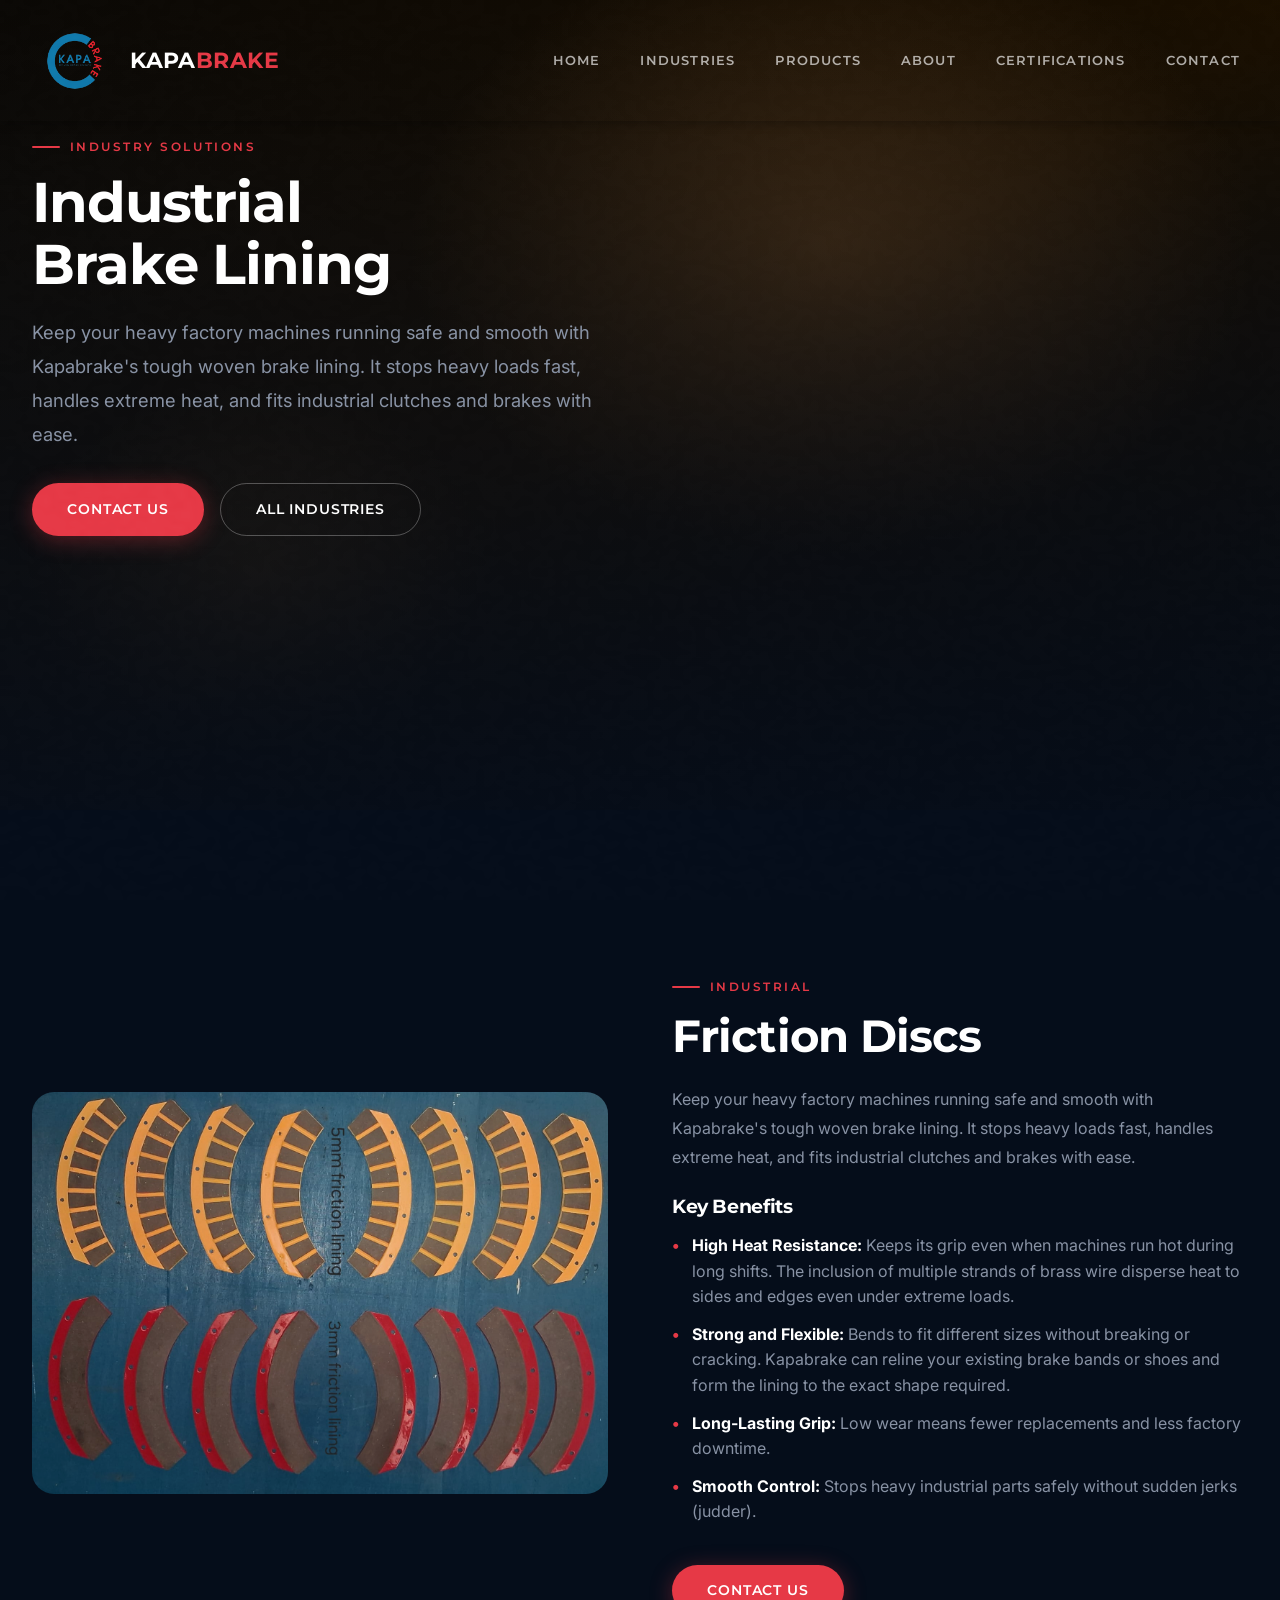
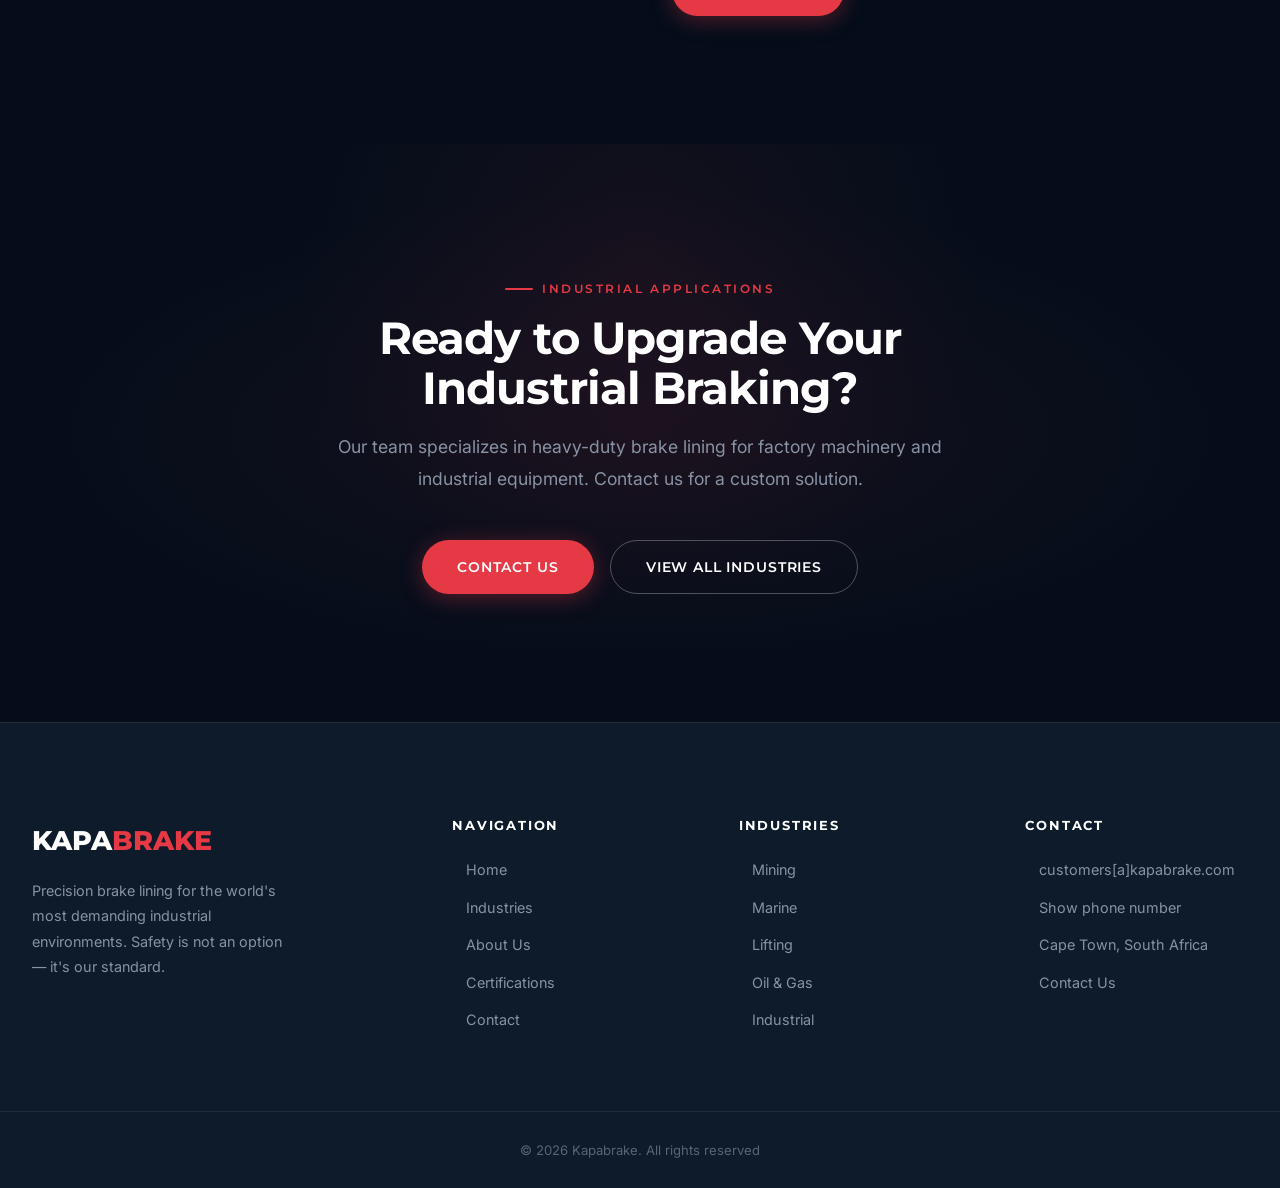
<file: industries/industrial.html>
<!DOCTYPE html>
<html lang="en">
<head>
  <meta charset="UTF-8" />
  <meta name="viewport" content="width=device-width, initial-scale=1.0" />
  <title>Industrial Brake Lining | Kapabrake</title>
  <meta name="description" content="Kapabrake's industrial brake lining for heavy factory machinery, clutches, and braking applications in demanding industrial environments." />
  <link rel="icon" type="image/svg+xml" href="../favicon.svg">
  <link rel="preconnect" href="https://fonts.googleapis.com" />
  <link rel="preconnect" href="https://fonts.gstatic.com" crossorigin />
  <link href="https://fonts.googleapis.com/css2?family=Montserrat:wght@300;400;600;700;800;900&family=Inter:wght@300;400;500;600&display=swap" rel="stylesheet" />
  <link rel="stylesheet" href="../css/styles.css" />
  <link rel="stylesheet" href="../css/responsive-mobile.css" />
  <style>
    .nav-logo-img {
      transition: transform 0.3s ease;
    }
    .nav-logo:hover .nav-logo-img {
      transform: rotate(15deg);
    }
  </style>
  <style>
    .ind-hero-industrial {
      background:
        radial-gradient(ellipse 60% 70% at 65% 30%, rgba(150,100,50,0.35) 0%, transparent 55%),
        radial-gradient(ellipse 40% 50% at 20% 70%, rgba(100,70,30,0.3) 0%, transparent 45%),
        linear-gradient(150deg, #0a0805 0%, #1a0f00 50%, #0a0805 100%);
    }
  </style>
</head>
<body>
  <div id="progress-bar"></div>
  <nav class="navbar">
    <a href="../index.html" class="nav-logo">
      <img src="../Media/Main/Kapabrake%20July%202026/Bg%20Removed/Kapabrake_Large_Logo-removebg-preview.png" alt="Kapabrake Logo" class="nav-logo-img" style="height:70px;width:auto;margin-right:1rem;">
      <span class="nav-logo-text">KAPA<em>BRAKE</em></span>
    </a>
    <div class="nav-links">
      <a href="../index.html"   class="nav-link">Home</a>
      <a href="../index.html#industries" class="nav-link">Industries</a>
      <a href="../products.html" class="nav-link">Products</a>
      <a href="../about.html"   class="nav-link">About</a>
      <a href="../certifications.html"    class="nav-link">Certifications</a>
      <a href="../contact.html" class="nav-link">Contact</a>
    </div>
    <button class="hamburger" aria-label="Menu"><span></span><span></span><span></span></button>
  </nav>

  <!-- Hero Section with Video -->
  <div class="ind-hero ind-hero-industrial">
    <video autoplay muted loop class="ind-hero-media">
      <source src="../Media/Main/Industrial%20Hero%20Video.mp4" type="video/mp4">
    </video>
    <div class="ind-hero-overlay"></div>
    <div class="ind-hero-content">
      <span class="tag">Industry Solutions</span>
      <h1>Industrial<br>Brake Lining</h1>
      <p>Keep your heavy factory machines running safe and smooth with Kapabrake's tough woven brake lining. It stops heavy loads fast, handles extreme heat, and fits industrial clutches and brakes with ease.</p>
      <div style="margin-top:2rem;display:flex;gap:1rem;flex-wrap:wrap">
        <a href="../contact.html" class="btn btn-primary">Contact Us</a>
        <a href="../index.html#industries" class="btn btn-outline">All Industries</a>
      </div>
    </div>
  </div>

  <!-- Product Showcase: Friction Discs -->
  <section class="section" style="background:var(--bg-primary)">
    <div class="container" style="max-width:1400px">
      <div style="display:grid;grid-template-columns:1fr 1fr;gap:4rem;align-items:center;margin-top:2rem;" class="aos">
        <!-- Left: Product Image -->
        <div style="border-radius:var(--radius-lg);overflow:hidden;">
          <img src="../Media/Main/Kapabrake%20July%202026/Friction Discs for Heltonic.jpeg" alt="Friction Discs for Heltonic" style="width:100%;height:auto;display:block;opacity:0.95;">
        </div>

        <!-- Right: Product Content -->
        <div>
          <span class="tag">INDUSTRIAL</span>
          <h2 style="color:#fff;margin-bottom:1.5rem;">Friction Discs</h2>

          <div style="display:flex;flex-direction:column;gap:1.5rem;">
            <p style="color:var(--text-secondary);line-height:1.8;">Keep your heavy factory machines running safe and smooth with Kapabrake's tough woven brake lining. It stops heavy loads fast, handles extreme heat, and fits industrial clutches and brakes with ease.</p>

            <div>
              <h4 style="color:#fff;margin-bottom:1rem;">Key Benefits</h4>
              <ul style="display:flex;flex-direction:column;gap:0.75rem;color:var(--text-secondary);">
                <li style="display:flex;gap:0.75rem;">
                  <span style="color:var(--red);font-weight:bold;">•</span>
                  <span><strong style="color:#fff;">High Heat Resistance:</strong> Keeps its grip even when machines run hot during long shifts. The inclusion of multiple strands of brass wire disperse heat to sides and edges even under extreme loads.</span>
                </li>
                <li style="display:flex;gap:0.75rem;">
                  <span style="color:var(--red);font-weight:bold;">•</span>
                  <span><strong style="color:#fff;">Strong and Flexible:</strong> Bends to fit different sizes without breaking or cracking. Kapabrake can reline your existing brake bands or shoes and form the lining to the exact shape required.</span>
                </li>
                <li style="display:flex;gap:0.75rem;">
                  <span style="color:var(--red);font-weight:bold;">•</span>
                  <span><strong style="color:#fff;">Long-Lasting Grip:</strong> Low wear means fewer replacements and less factory downtime.</span>
                </li>
                <li style="display:flex;gap:0.75rem;">
                  <span style="color:var(--red);font-weight:bold;">•</span>
                  <span><strong style="color:#fff;">Smooth Control:</strong> Stops heavy industrial parts safely without sudden jerks (judder).</span>
                </li>
              </ul>
            </div>

            <div style="margin-top:1rem;">
              <a href="../contact.html" class="btn btn-primary">Contact Us</a>
            </div>
          </div>
        </div>
      </div>
    </div>
  </section>

  <section class="section cta-section">
    <div class="cta-inner">
      <span class="tag" style="justify-content:center;">Industrial Applications</span>
      <h2 class="aos">Ready to Upgrade Your<br>Industrial Braking?</h2>
      <p class="aos" data-delay="100">Our team specializes in heavy-duty brake lining for factory machinery and industrial equipment. Contact us for a custom solution.</p>
      <div class="cta-actions aos" data-delay="200">
        <a href="../contact.html" class="btn btn-primary">Contact Us</a>
        <a href="../index.html#industries" class="btn btn-outline">View All Industries</a>
      </div>
    </div>
  </section>

  <footer class="footer">
    <div class="footer-grid">
      <div><div class="footer-brand-name">KAPA<em>BRAKE</em></div><p class="footer-tagline">Precision brake lining for the world's most demanding industrial environments. Safety is not an option — it's our standard.</p></div>
      <div class="footer-col"><h4>Navigation</h4><ul><li><a href="../index.html">Home</a></li><li><a href="../index.html#industries">Industries</a></li><li><a href="../about.html">About Us</a></li><li><a href="../certifications.html">Certifications</a></li><li><a href="../contact.html">Contact</a></li></ul></div>
      <div class="footer-col"><h4>Industries</h4><ul><li><a href="mining.html">Mining</a></li><li><a href="marine.html">Marine</a></li><li><a href="lifting.html">Lifting</a></li><li><a href="oil-gas.html">Oil &amp; Gas</a></li><li><a href="industrial.html">Industrial</a></li></ul></div>
      <div class="footer-col"><h4>Contact</h4><ul><li><a href="mailto:customers@kapabrake.com">customers[a]kapabrake.com</a></li><li><a href="#" id="phone" data-p="KzI3ICgyMSkgMjg2IDA2NDE=">Show phone number</a></li><li><a href="#">Cape Town, South Africa</a></li><li><a href="../contact.html">Contact Us</a></li></ul></div>
    </div>
    <div class="footer-bottom"><p class="footer-copy">© <span id="year"></span> Kapabrake. All rights reserved</p></div>
  </footer>
  <script src="../js/main.js"></script>
  <script>
    // Auto-update copyright year
    document.getElementById("year").textContent = new Date().getFullYear();
  </script>
</body>
</html>
</file>
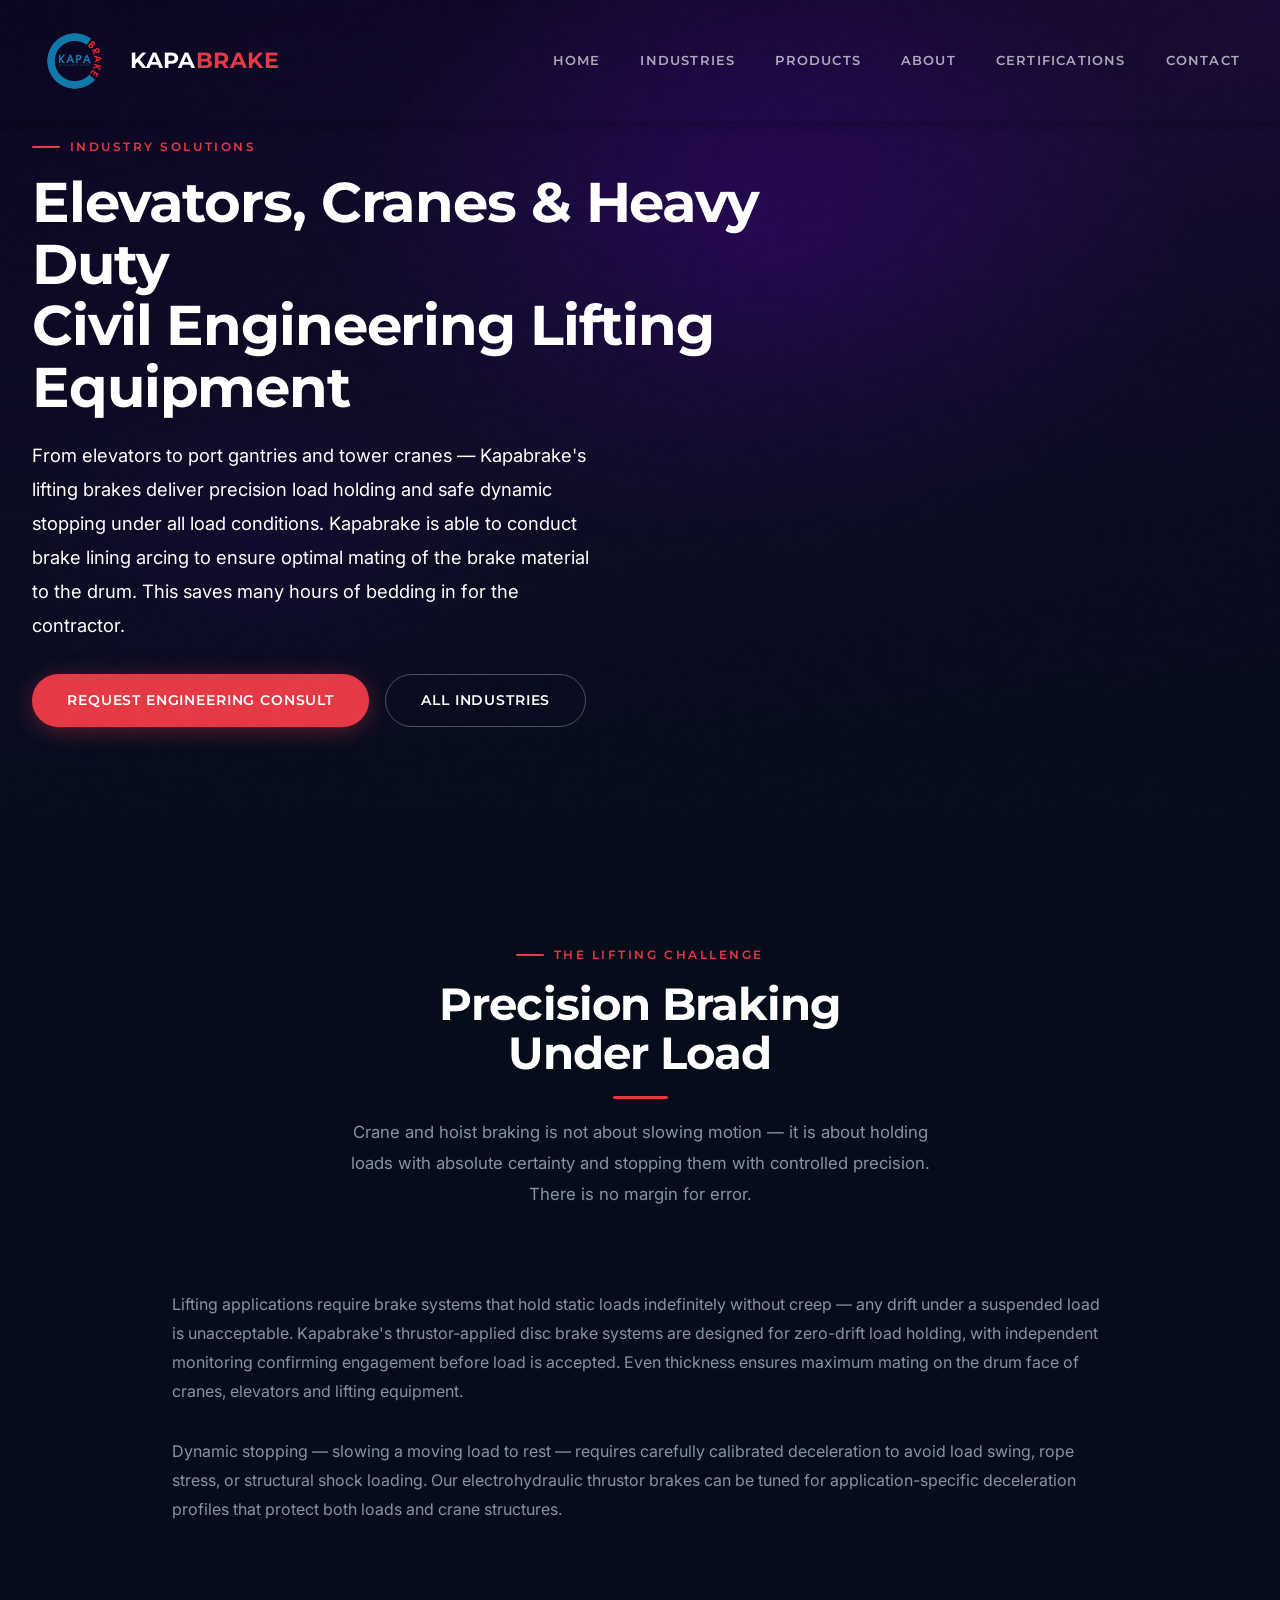
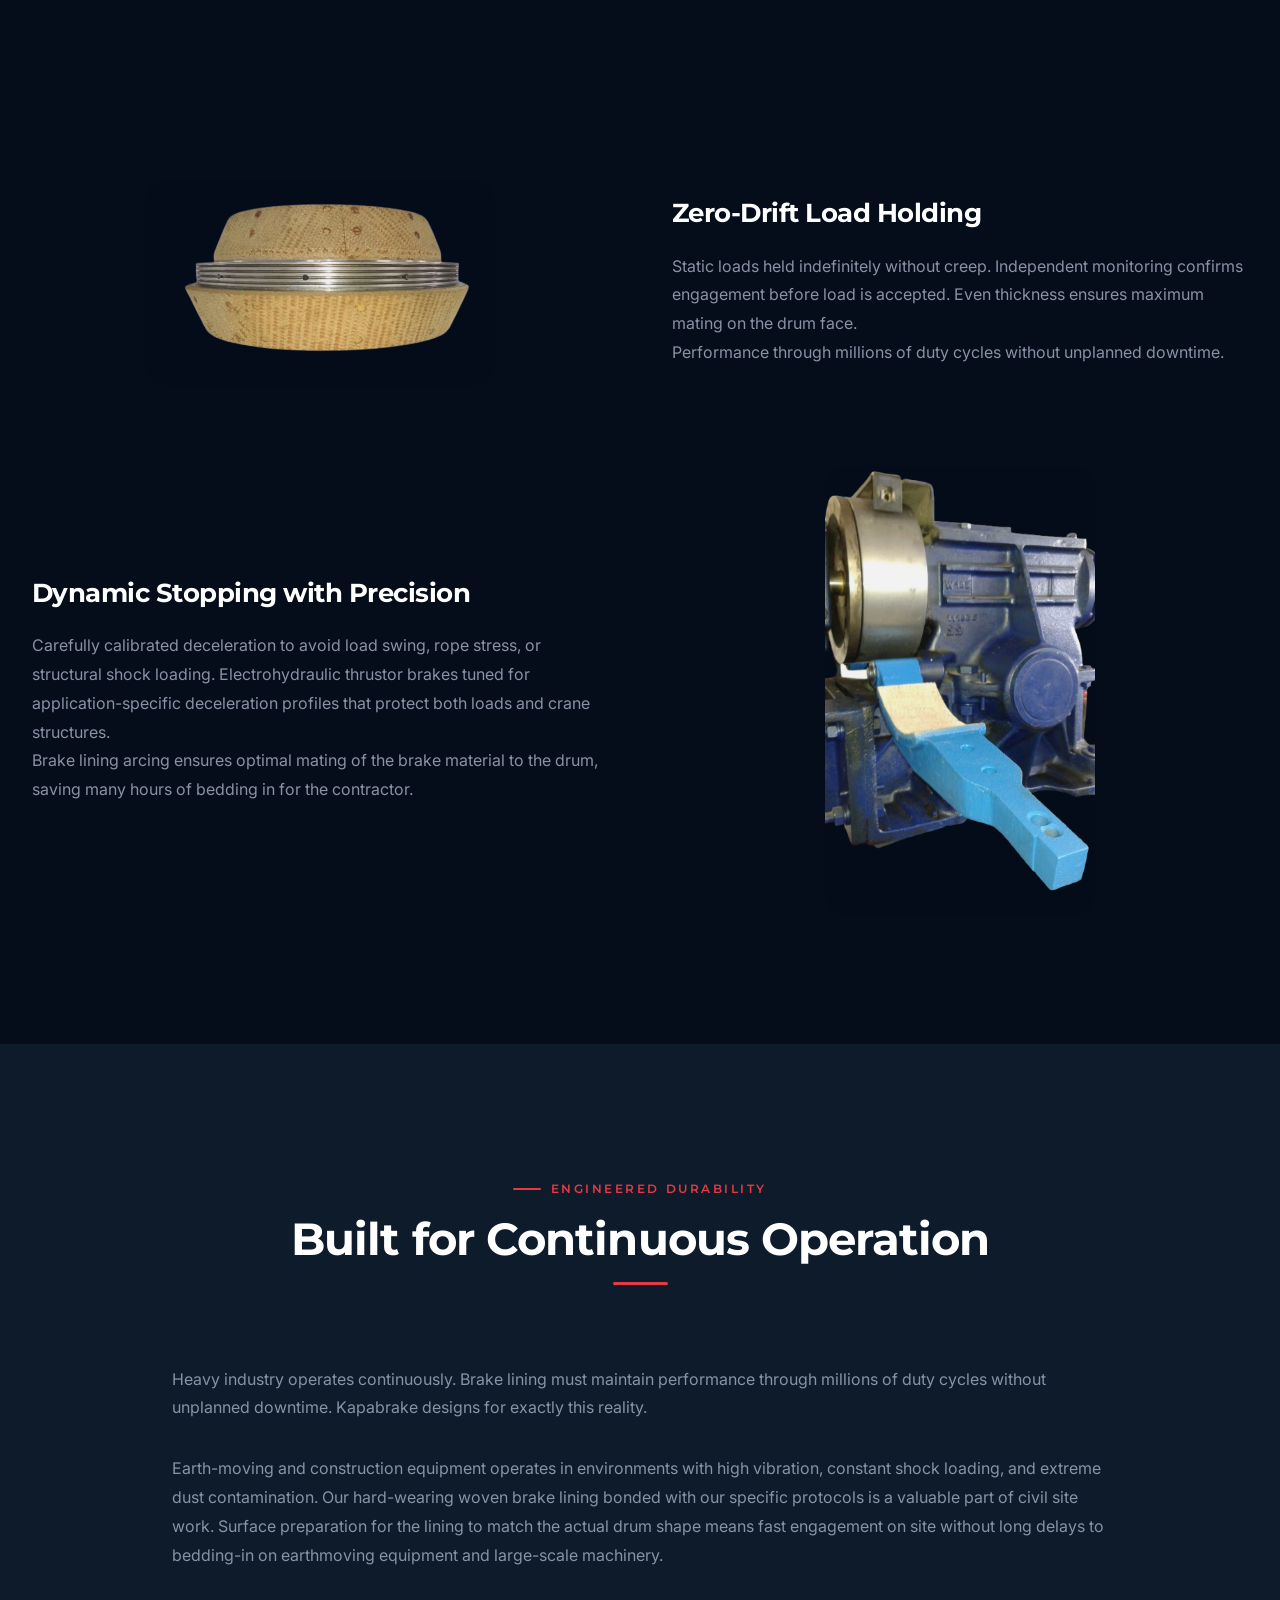
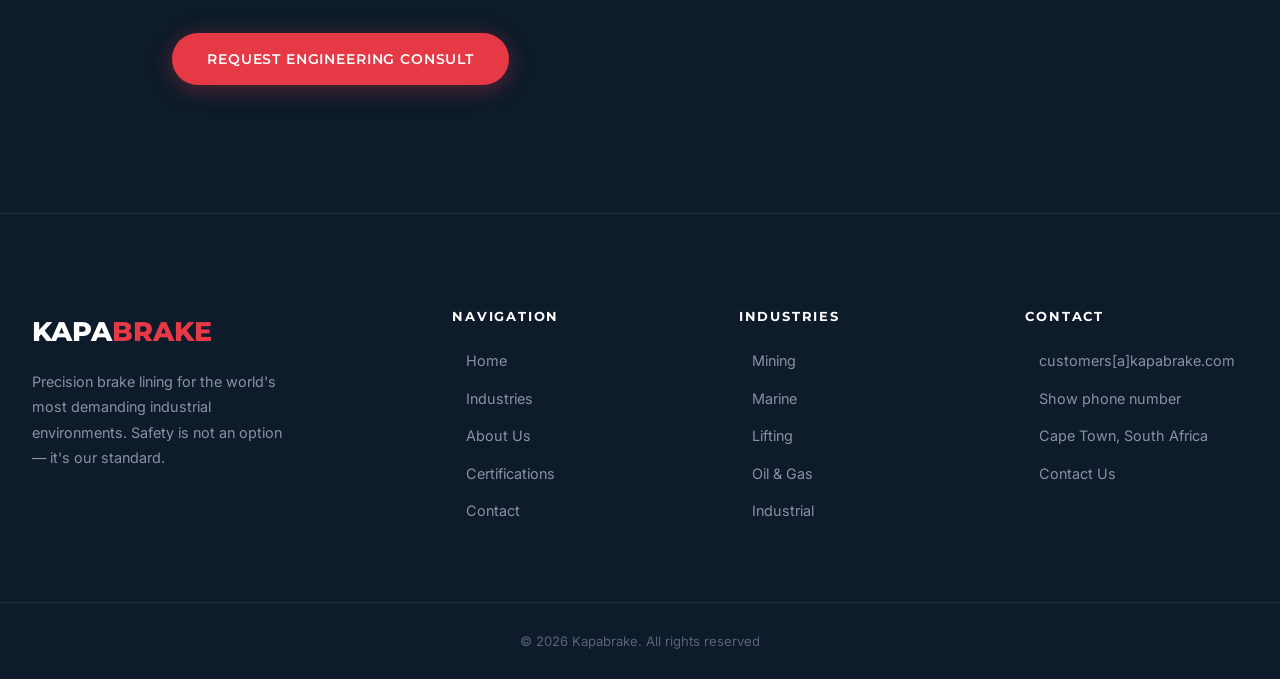
<file: industries/lifting.html>
<!DOCTYPE html>
<html lang="en">
<head>
  <meta charset="UTF-8" />
  <meta name="viewport" content="width=device-width, initial-scale=1.0" />
  <title>Lifting & Crane Brake Lining | Kapabrake</title>
  <meta name="description" content="Kapabrake lifting and crane brake lining for overhead cranes, hoists, port gantries, and aerial work platforms across construction and logistics." />
  <link rel="icon" type="image/svg+xml" href="../favicon.svg">
  <link rel="preconnect" href="https://fonts.googleapis.com" />
  <link rel="preconnect" href="https://fonts.gstatic.com" crossorigin />
  <link href="https://fonts.googleapis.com/css2?family=Montserrat:wght@300;400;600;700;800;900&family=Inter:wght@300;400;500;600&display=swap" rel="stylesheet" />
  <link rel="stylesheet" href="../css/styles.css" />
  <link rel="stylesheet" href="../css/responsive-mobile.css" />
  <style>
    .nav-logo-img {
      transition: transform 0.3s ease;
    }
    .nav-logo:hover .nav-logo-img {
      transform: rotate(15deg);
    }
  </style>
  <style>
    .ind-hero-lifting {
      background:
        radial-gradient(ellipse 60% 70% at 60% 30%, rgba(100,0,200,0.35) 0%, transparent 55%),
        radial-gradient(ellipse 40% 50% at 20% 70%, rgba(60,0,140,0.3) 0%, transparent 45%),
        linear-gradient(150deg, #0a0520 0%, #1a0a35 50%, #0a0520 100%);
    }

    .product-showcase-img {
      transition: box-shadow 0.3s ease;
      box-shadow: 0 0 15px rgba(50, 100, 200, 0.15), 0 0 10px rgba(220, 50, 50, 0.08);
    }

    .product-showcase-img:hover {
      box-shadow: 0 0 40px rgba(50, 100, 200, 0.4), 0 0 30px rgba(220, 50, 50, 0.25), 0 0 60px rgba(50, 100, 200, 0.2);
    }

    @media (max-width: 640px) {
      .cta-actions .btn {
        white-space: normal;
        word-break: break-word;
      }
    }
  </style>
</head>
<body>
  <div id="progress-bar"></div>
  <nav class="navbar">
    <a href="../index.html" class="nav-logo">
      <img src="../Media/Main/Kapabrake%20July%202026/Bg%20Removed/Kapabrake_Large_Logo-removebg-preview.png" alt="Kapabrake Logo" class="nav-logo-img" style="height:70px;width:auto;margin-right:1rem;">
      <span class="nav-logo-text">KAPA<em>BRAKE</em></span>
    </a>
    <div class="nav-links">
      <a href="../index.html"   class="nav-link">Home</a>
      <a href="../index.html#industries" class="nav-link">Industries</a>
      <a href="../products.html" class="nav-link">Products</a>
      <a href="../about.html"   class="nav-link">About</a>
      <a href="../certifications.html"    class="nav-link">Certifications</a>
      <a href="../contact.html" class="nav-link">Contact</a>
    </div>
    <button class="hamburger" aria-label="Menu"><span></span><span></span><span></span></button>
  </nav>

  <div class="ind-hero ind-hero-lifting">
    <video autoplay muted loop class="ind-hero-media">
      <source src="../Media/Industries%20Cover%20Media/Lifting_Cover_Media.mp4" type="video/mp4">
    </video>
    <div class="ind-hero-overlay"></div>
    <div class="ind-hero-content">
      <span class="tag">Industry Solutions</span>
      <h1 style="color:#fff;">Elevators, Cranes &amp; Heavy Duty<br>Civil Engineering Lifting Equipment</h1>
      <p style="color:#fff;">From elevators to port gantries and tower cranes — Kapabrake's lifting brakes deliver precision load holding and safe dynamic stopping under all load conditions. Kapabrake is able to conduct brake lining arcing to ensure optimal mating of the brake material to the drum. This saves many hours of bedding in for the contractor.</p>
      <div style="margin-top:2rem;display:flex;gap:1rem;flex-wrap:wrap">
        <a href="../contact.html" class="btn btn-primary">Request Engineering Consult</a>
        <a href="../index.html#industries" class="btn btn-outline">All Industries</a>
      </div>
    </div>
  </div>

  <section class="section" style="background:var(--bg-primary)">
    <div class="container" style="max-width:1000px">
      <div class="section-header">
        <span class="tag">The Lifting Challenge</span>
        <h2 style="color:#fff;">Precision Braking<br>Under Load</h2>
        <div class="section-divider"></div>
        <p class="section-sub">Crane and hoist braking is not about slowing motion — it is about holding loads with absolute certainty and stopping them with controlled precision. There is no margin for error.</p>
      </div>
      <div style="display:flex;flex-direction:column;gap:2rem;margin-top:3rem" class="aos">
        <p style="color:var(--text-secondary);line-height:1.8;">Lifting applications require brake systems that hold static loads indefinitely without creep — any drift under a suspended load is unacceptable. Kapabrake's thrustor-applied disc brake systems are designed for zero-drift load holding, with independent monitoring confirming engagement before load is accepted. Even thickness ensures maximum mating on the drum face of cranes, elevators and lifting equipment.</p>
        <p style="color:var(--text-secondary);line-height:1.8;">Dynamic stopping — slowing a moving load to rest — requires carefully calibrated deceleration to avoid load swing, rope stress, or structural shock loading. Our electrohydraulic thrustor brakes can be tuned for application-specific deceleration profiles that protect both loads and crane structures.</p>
      </div>
    </div>
  </section>

  <!-- Product Showcase Section -->
  <section class="section" style="background:var(--bg-primary)">
    <div class="container" style="max-width:1400px">
      <!-- Product 1: Clutch Shoes -->
      <div style="display:grid;grid-template-columns:1fr 1fr;gap:4rem;align-items:center;margin-bottom:5rem;" class="aos">
        <div style="border-radius:var(--radius-lg);overflow:hidden;max-width:350px;margin:0 auto;">
          <img src="../Media/Main/Kapabrake%20July%202026/Bg%20Removed/Double_clutch_cone-removebg-preview.png" alt="Clutch Shoes" class="product-showcase-img" style="width:100%;height:auto;display:block;opacity:0.95;">
        </div>
        <div>
          <h3 style="color:#fff;margin-bottom:1.5rem;">Zero-Drift Load Holding</h3>
          <p style="color:var(--text-secondary);line-height:1.8;">Static loads held indefinitely without creep. Independent monitoring confirms engagement before load is accepted. Even thickness ensures maximum mating on the drum face.</p>
          <p style="color:var(--text-secondary);line-height:1.8;">Performance through millions of duty cycles without unplanned downtime.</p>
        </div>
      </div>

      <!-- Product 2: Elevator Shoes -->
      <div style="display:grid;grid-template-columns:1fr 1fr;gap:4rem;align-items:center;" class="aos">
        <div style="order:2;border-radius:var(--radius-lg);overflow:hidden;max-width:350px;margin:0 auto;">
          <img src="../Media/Main/Kapabrake%20July%202026/Bg%20Removed/Elevator Shoes.png" alt="Elevator Shoes" class="product-showcase-img" style="width:100%;height:auto;display:block;opacity:0.95;">
        </div>
        <div style="order:1;">
          <h3 style="color:#fff;margin-bottom:1.5rem;">Dynamic Stopping with Precision</h3>
          <p style="color:var(--text-secondary);line-height:1.8;">Carefully calibrated deceleration to avoid load swing, rope stress, or structural shock loading. Electrohydraulic thrustor brakes tuned for application-specific deceleration profiles that protect both loads and crane structures.</p>
          <p style="color:var(--text-secondary);line-height:1.8;">Brake lining arcing ensures optimal mating of the brake material to the drum, saving many hours of bedding in for the contractor.</p>
        </div>
      </div>
    </div>
  </section>

  <!-- Built for Continuous Operation -->
  <section class="section" style="background:var(--bg-secondary)">
    <div class="container" style="max-width:1000px">
      <div class="section-header">
        <span class="tag">Engineered Durability</span>
        <h2 style="color:#fff;">Built for Continuous Operation</h2>
        <div class="section-divider"></div>
      </div>
      <div style="display:flex;flex-direction:column;gap:2rem;margin-top:3rem;" class="aos">
        <p style="color:var(--text-secondary);line-height:1.8;">Heavy industry operates continuously. Brake lining must maintain performance through millions of duty cycles without unplanned downtime. Kapabrake designs for exactly this reality.</p>
        <p style="color:var(--text-secondary);line-height:1.8;">Earth-moving and construction equipment operates in environments with high vibration, constant shock loading, and extreme dust contamination. Our hard-wearing woven brake lining bonded with our specific protocols is a valuable part of civil site work. Surface preparation for the lining to match the actual drum shape means fast engagement on site without long delays to bedding-in on earthmoving equipment and large-scale machinery.</p>
        <div style="margin-top:2rem;">
          <a href="../contact.html" class="btn btn-primary">Request Engineering Consult</a>
        </div>
      </div>
    </div>
  </section>

  
  <footer class="footer">
    <div class="footer-grid">
      <div><div class="footer-brand-name">KAPA<em>BRAKE</em></div><p class="footer-tagline">Precision brake lining for the world's most demanding industrial environments. Safety is not an option — it's our standard.</p></div>
      <div class="footer-col"><h4>Navigation</h4><ul><li><a href="../index.html">Home</a></li><li><a href="../index.html#industries">Industries</a></li><li><a href="../about.html">About Us</a></li><li><a href="../certifications.html">Certifications</a></li><li><a href="../contact.html">Contact</a></li></ul></div>
      <div class="footer-col"><h4>Industries</h4><ul><li><a href="mining.html">Mining</a></li><li><a href="marine.html">Marine</a></li><li><a href="lifting.html">Lifting</a></li><li><a href="oil-gas.html">Oil &amp; Gas</a></li><li><a href="industrial.html">Industrial</a></li></ul></div>
      <div class="footer-col"><h4>Contact</h4><ul><li><a href="mailto:customers@kapabrake.com">customers[a]kapabrake.com</a></li><li><a href="#" id="phone" data-p="KzI3ICgyMSkgMjg2IDA2NDE=">Show phone number</a></li><li><a href="#">Cape Town, South Africa</a></li><li><a href="../contact.html">Contact Us</a></li></ul></div>
    </div>
    <div class="footer-bottom"><p class="footer-copy">© <span id="year"></span> Kapabrake. All rights reserved</p></div>
  </footer>
  <script src="../js/main.js"></script>
  <script>
    // Auto-update copyright year
    document.getElementById("year").textContent = new Date().getFullYear();
  </script>
</body>
</html>
</file>
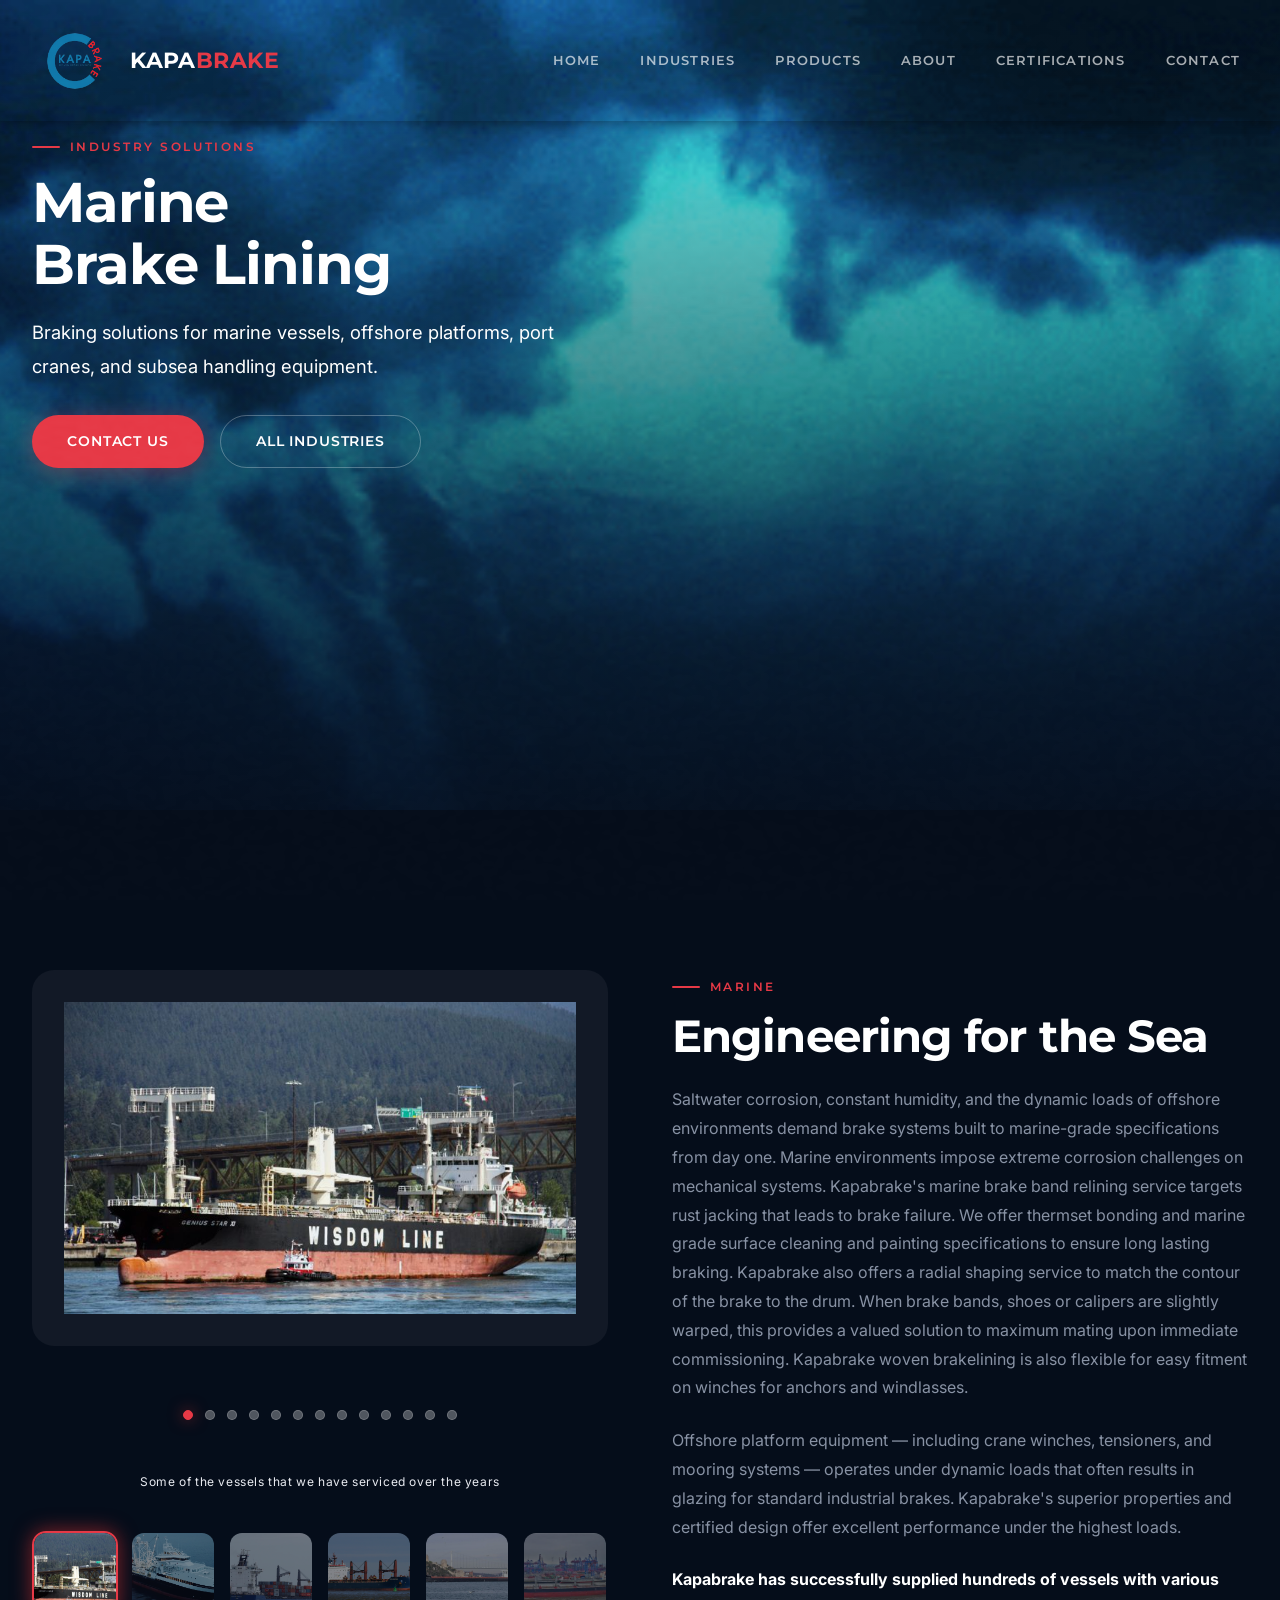
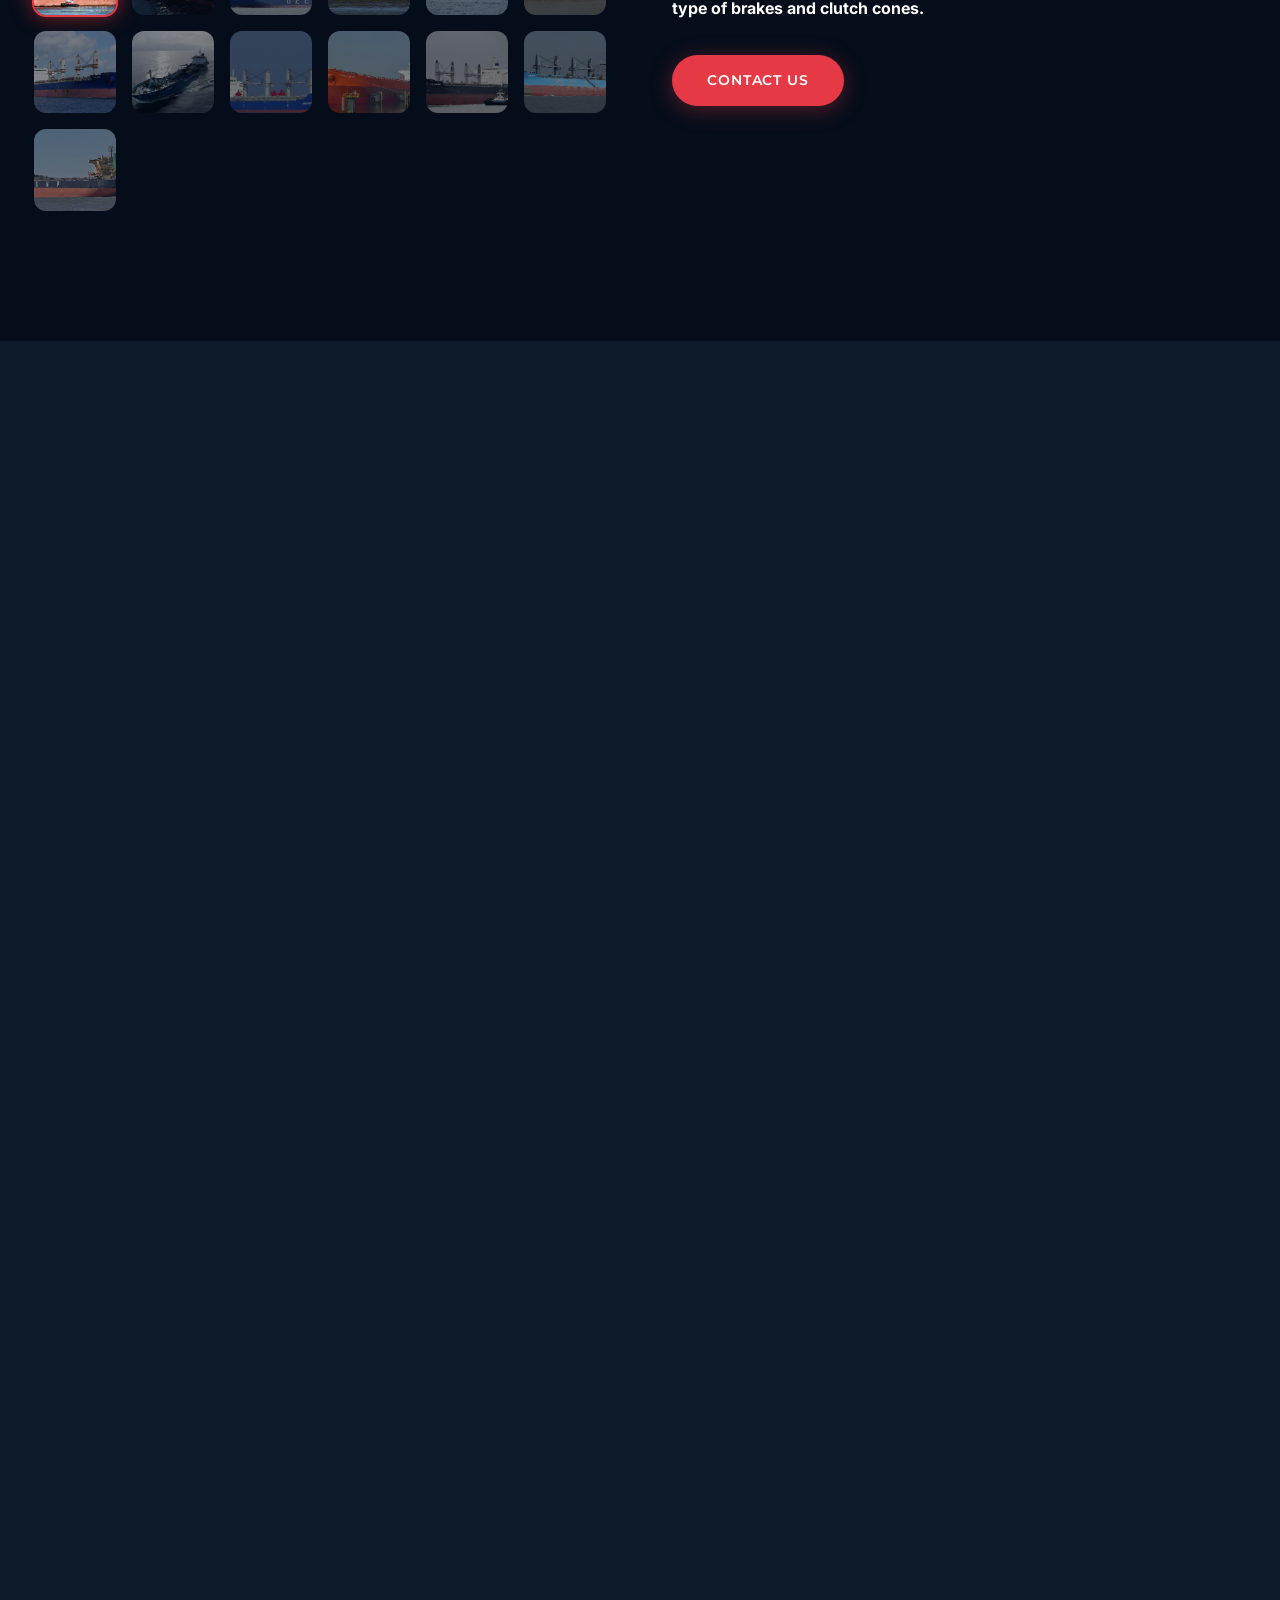
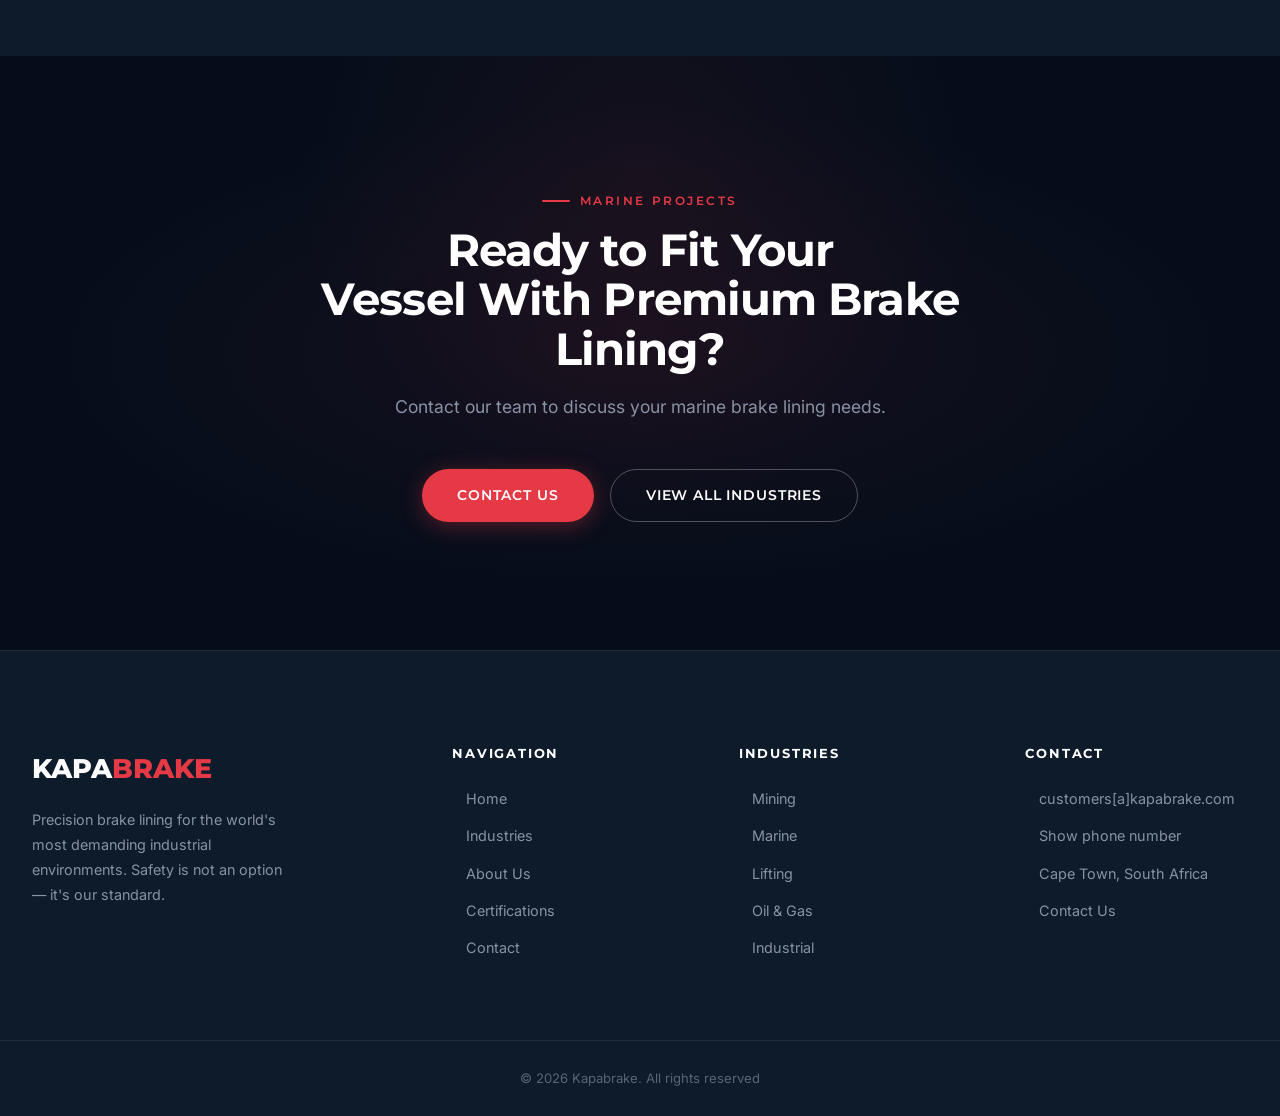
<file: industries/marine.html>
<!DOCTYPE html>
<html lang="en">
<head>
  <meta charset="UTF-8" />
  <meta name="viewport" content="width=device-width, initial-scale=1.0" />
  <title>Marine Brake Lining | Kapabrake</title>
  <meta name="description" content="Corrosion-resistant marine brake lining for vessels, offshore platforms, port equipment, and subsea winch applications." />
  <link rel="icon" type="image/svg+xml" href="../favicon.svg">
  <link rel="preconnect" href="https://fonts.googleapis.com" />
  <link rel="preconnect" href="https://fonts.gstatic.com" crossorigin />
  <link href="https://fonts.googleapis.com/css2?family=Montserrat:wght@300;400;600;700;800;900&family=Inter:wght@300;400;500;600&display=swap" rel="stylesheet" />
  <link rel="stylesheet" href="../css/styles.css" />
  <link rel="stylesheet" href="../css/responsive-mobile.css" />
  <style>
    .nav-logo-img {
      transition: transform 0.3s ease;
    }
    .nav-logo:hover .nav-logo-img {
      transform: rotate(15deg);
    }
  </style>
  <style>
    .ind-hero-marine {
      background:
        radial-gradient(ellipse 60% 70% at 65% 30%, rgba(0,120,220,0.4) 0%, transparent 55%),
        radial-gradient(ellipse 40% 50% at 20% 70%, rgba(0,80,160,0.3) 0%, transparent 45%),
        linear-gradient(150deg, #050d1a 0%, #071a30 50%, #050d1a 100%);
    }

    .vessel-gallery {
      display: flex;
      flex-direction: column;
      gap: 2.5rem;
    }

    .vessel-main-image {
      position: relative;
      border-radius: var(--radius-lg);
      overflow: hidden;
      background: rgba(255,255,255,0.05);
      display: flex;
      align-items: center;
      justify-content: center;
      padding: 2rem;
      min-height: 300px;
      max-height: 600px;
    }

    .vessel-main-image img {
      width: 100%;
      height: 100%;
      object-fit: scale-down;
      opacity: 0.95;
      transition: opacity 0.5s ease;
    }

    @media (max-width: 768px) {
      .vessel-main-image {
        min-height: 250px;
        max-height: 450px;
        padding: 1.5rem;
      }
    }

    @media (max-width: 480px) {
      .vessel-main-image {
        min-height: 200px;
        max-height: 350px;
        padding: 1rem;
      }
    }

    .gallery-nav-dots {
      display: flex;
      gap: 0.75rem;
      justify-content: center;
      margin-top: 1.5rem;
    }

    .gallery-dot {
      width: 10px;
      height: 10px;
      border-radius: 50%;
      background: rgba(255,255,255,0.3);
      cursor: pointer;
      transition: all 0.3s ease;
      border: 1px solid rgba(255,255,255,0.2);
    }

    .gallery-dot:hover {
      background: rgba(255,255,255,0.5);
      transform: scale(1.2);
    }

    .gallery-dot.active {
      background: var(--red);
      box-shadow: 0 0 15px rgba(220, 50, 50, 0.6);
      border-color: var(--red);
    }

    .vessel-thumbnails {
      display: grid;
      grid-template-columns: repeat(auto-fit, minmax(80px, 1fr));
      gap: 0.75rem;
    }

    .vessel-thumbnail {
      border-radius: var(--radius-md);
      overflow: hidden;
      cursor: pointer;
      border: 2px solid transparent;
      transition: all 0.3s ease;
      opacity: 0.5;
      aspect-ratio: 1;
    }

    .vessel-thumbnail:hover {
      opacity: 0.8;
      border-color: var(--red);
      transform: scale(1.08);
    }

    .vessel-thumbnail.active {
      opacity: 1;
      border-color: var(--red);
      box-shadow: 0 0 20px rgba(220, 50, 50, 0.6);
    }

    .vessel-thumbnail img {
      width: 100%;
      height: 100%;
      object-fit: cover;
      display: block;
    }

    .gallery-auto-indicator {
      font-size: 0.75rem;
      color: var(--text-tertiary);
      text-align: center;
      margin-top: 0.75rem;
      letter-spacing: 0.05em;
    }
  </style>
</head>
<body>
  <div id="progress-bar"></div>
  <nav class="navbar">
    <a href="../index.html" class="nav-logo">
      <img src="../Media/Main/Kapabrake%20July%202026/Bg%20Removed/Kapabrake_Large_Logo-removebg-preview.png" alt="Kapabrake Logo" class="nav-logo-img" style="height:70px;width:auto;margin-right:1rem;">
      <span class="nav-logo-text">KAPA<em>BRAKE</em></span>
    </a>
    <div class="nav-links">
      <a href="../index.html"   class="nav-link">Home</a>
      <a href="../index.html#industries" class="nav-link">Industries</a>
      <a href="../products.html" class="nav-link">Products</a>
      <a href="../about.html"   class="nav-link">About</a>
      <a href="../certifications.html"    class="nav-link">Certifications</a>
      <a href="../contact.html" class="nav-link">Contact</a>
    </div>
    <button class="hamburger" aria-label="Menu"><span></span><span></span><span></span></button>
  </nav>

  <div class="ind-hero ind-hero-marine">
    <img src="../Media/Industries%20Cover%20Media/Marine_Cover_Media.gif" alt="Marine brake lining" class="ind-hero-media">
    <div class="ind-hero-overlay"></div>
    <div class="ind-hero-content">
      <span class="tag">Industry Solutions</span>
      <h1>Marine<br>Brake Lining</h1>
      <p style="color:#fff;max-width:560px;font-size:1.15rem;margin-bottom:1.5rem;">Braking solutions for marine vessels, offshore platforms, port cranes, and subsea handling equipment.</p>
      <div style="margin-top:2rem;display:flex;gap:1rem;flex-wrap:wrap">
        <a href="../contact.html" class="btn btn-primary">Contact Us</a>
        <a href="../index.html#industries" class="btn btn-outline">All Industries</a>
      </div>
    </div>
  </div>

  <!-- Vessel Gallery Section -->
  <section class="section" style="background:var(--bg-primary)">
    <div class="container" style="max-width:1400px">
      <div style="display:grid;grid-template-columns:1fr 1fr;gap:4rem;align-items:start;margin-top:2rem;" class="aos">
        <!-- Left: Interactive Vessel Gallery with Auto-Cycling -->
        <div class="vessel-gallery" id="vesselGallery">
          <div class="vessel-main-image" id="mainImageContainer">
            <img id="mainVesselImage" src="../Media/Main/Vessel 1.png" alt="Marine Vessel 1">
          </div>
          <div class="gallery-nav-dots" id="galleryDots"></div>
          <div class="gallery-auto-indicator">Some of the vessels that we have serviced over the years</div>
          <div class="vessel-thumbnails" id="vesselThumbnails">
            <!-- Thumbnails will be generated by JavaScript -->
          </div>
        </div>

        <!-- Right: Marine Solutions Description -->
        <div>
          <span class="tag">MARINE</span>
          <h2 style="color:#fff;margin-bottom:1.5rem;">Engineering for the Sea</h2>
          <p style="color:var(--text-secondary);line-height:1.8;">Saltwater corrosion, constant humidity, and the dynamic loads of offshore environments demand brake systems built to marine-grade specifications from day one. Marine environments impose extreme corrosion challenges on mechanical systems. Kapabrake's marine brake band relining service targets rust jacking that leads to brake failure. We offer thermset bonding and marine grade surface cleaning and painting specifications to ensure long lasting braking. Kapabrake also offers a radial shaping service to match the contour of the brake to the drum. When brake bands, shoes or calipers are slightly warped, this provides a valued solution to maximum mating upon immediate commissioning. Kapabrake woven brakelining is also flexible for easy fitment on winches for anchors and windlasses.</p>

          <p style="color:var(--text-secondary);line-height:1.8;margin-top:1.5rem;">Offshore platform equipment — including crane winches, tensioners, and mooring systems — operates under dynamic loads that often results in glazing for standard industrial brakes. Kapabrake's superior properties and certified design offer excellent performance under the highest loads.</p>

          <p style="color:var(--text-secondary);line-height:1.8;margin-top:1.5rem;"><strong style="color:#fff;">Kapabrake has successfully supplied hundreds of vessels with various type of brakes and clutch cones.</strong></p>

          <div style="margin-top:2rem;">
            <a href="../contact.html" class="btn btn-primary">Contact Us</a>
          </div>
        </div>
      </div>
    </div>
  </section>

  <!-- Marine Applications Section -->
  <section class="section" style="background:var(--bg-secondary)">
    <div class="container" style="max-width:1400px">
      <!-- Application 1: Vessel Winch & Mooring Brakes -->
      <div style="display:grid;grid-template-columns:1fr 1fr;gap:4rem;align-items:center;margin-bottom:5rem;" class="aos">
        <div style="max-width:470px;margin:0 auto;">
          <img src="../Media/Main/Vessel%20Winch.jpeg" alt="Vessel Winch & Mooring Brakes" class="product-showcase-img" style="width:100%;height:auto;display:block;opacity:0.95;">
        </div>
        <div>
          <h3 style="color:#fff;margin-bottom:1.5rem;">Vessel Winch &amp; Mooring Brakes</h3>
          <p style="color:var(--text-secondary);line-height:1.8;">For fishing vessels Kapabrake is designed to securely lock individual drums under high dynamic tension when hauling or paying out the net. Kapabrake supplies woven and moulded brake lining for deck winches, anchor windlasses, and mooring equipment. Kapabrake offers a superior relining service to ensure you get the longest life possible from each band.</p>
          <div style="margin-top:2rem;">
            <a href="../contact.html" class="btn btn-primary">Learn More</a>
          </div>
        </div>
      </div>

      <!-- Application 2: Clutch Cones & Port Equipment (Mini Gallery) -->
      <div style="display:grid;grid-template-columns:1fr 1fr;gap:4rem;align-items:start;" class="aos">
        <!-- Left: Mini 2-Image Gallery -->
        <div class="vessel-gallery">
          <div class="vessel-main-image">
            <img id="clutchMainImage" src="../Media/Main/New%20Photo%201.jpg" alt="Clutch Photo 1" class="product-showcase-img" style="width:100%;height:auto;display:block;opacity:0.95;">
          </div>
          <div class="vessel-thumbnails">
            <div class="vessel-thumbnail active" onclick="changeClutchImage(1)" style="cursor:pointer;">
              <img src="../Media/Main/New%20Photo%201.jpg" alt="Clutch Photo 1">
            </div>
            <div class="vessel-thumbnail" onclick="changeClutchImage(2)" style="cursor:pointer;">
              <img src="../Media/Main/Kapabrake%20July%202026/Bg%20Removed/Relining_Clutch_Bands-removebg-preview.png" alt="Relining Clutch Bands">
            </div>
            <div class="vessel-thumbnail" onclick="changeClutchImage(3)" style="cursor:pointer;">
              <img src="../Media/Main/New%20Photo%202.jpg" alt="Clutch Photo 2">
            </div>
          </div>
        </div>

        <!-- Right: Clutch Cones & Port Equipment Descriptions -->
        <div>
          <div style="margin-bottom:3rem;">
            <h3 style="color:#fff;margin-bottom:1.5rem;">Clutch Cones</h3>
            <p style="color:var(--text-secondary);line-height:1.8;">Relining of all types of clutch cones.</p>
          </div>

          <div>
            <h3 style="color:#fff;margin-bottom:1.5rem;">Port Equipment Brakes</h3>
            <div style="margin-bottom:2rem;border-radius:var(--radius-lg);overflow:hidden;">
              <img src="../Media/Main/Kapabrake%20July%202026/Bg%20Removed/Marine_1-removebg-preview.png" alt="Port Equipment Brakes" class="product-showcase-img" style="width:100%;height:auto;display:block;opacity:0.95;">
            </div>
            <p style="color:var(--text-secondary);line-height:1.8;">Kapabrake is supplied for use in high-stress drum and band brake applications, specifically on harbor and shipborne deck cranes, anchor windlasses, and mooring winches.</p>
            <div style="margin-top:2rem;">
              <a href="../contact.html" class="btn btn-primary">Learn More</a>
            </div>
          </div>
        </div>
      </div>
    </div>
  </section>


  <section class="section cta-section">
    <div class="cta-inner">
      <span class="tag" style="justify-content:center;">Marine Projects</span>
      <h2 class="aos">Ready to Fit Your<br>Vessel With Premium Brake Lining?</h2>
      <p class="aos" data-delay="100">Contact our team to discuss your marine brake lining needs.</p>
      <div class="cta-actions aos" data-delay="200">
        <a href="../contact.html" class="btn btn-primary">Contact Us</a>
        <a href="../index.html#industries" class="btn btn-outline">View All Industries</a>
      </div>
    </div>
  </section>

  <footer class="footer">
    <div class="footer-grid">
      <div><div class="footer-brand-name">KAPA<em>BRAKE</em></div><p class="footer-tagline">Precision brake lining for the world's most demanding industrial environments. Safety is not an option — it's our standard.</p></div>
      <div class="footer-col"><h4>Navigation</h4><ul><li><a href="../index.html">Home</a></li><li><a href="../index.html#industries">Industries</a></li><li><a href="../about.html">About Us</a></li><li><a href="../certifications.html">Certifications</a></li><li><a href="../contact.html">Contact</a></li></ul></div>
      <div class="footer-col"><h4>Industries</h4><ul><li><a href="mining.html">Mining</a></li><li><a href="marine.html">Marine</a></li><li><a href="lifting.html">Lifting</a></li><li><a href="oil-gas.html">Oil &amp; Gas</a></li><li><a href="industrial.html">Industrial</a></li></ul></div>
      <div class="footer-col"><h4>Contact</h4><ul><li><a href="mailto:customers@kapabrake.com">customers[a]kapabrake.com</a></li><li><a href="#" id="phone" data-p="KzI3ICgyMSkgMjg2IDA2NDE=">Show phone number</a></li><li><a href="#">Cape Town, South Africa</a></li><li><a href="../contact.html">Contact Us</a></li></ul></div>
    </div>
    <div class="footer-bottom"><p class="footer-copy">© <span id="year"></span> Kapabrake. All rights reserved</p></div>
  </footer>
  <script src="../js/main.js"></script>
  <script>
    const TOTAL_VESSELS = 13;
    let currentVessel = 1;
    let autoPlayInterval = null;
    let autoPaused = false;

    function initVesselGallery() {
      const thumbnailsContainer = document.getElementById('vesselThumbnails');
      const dotsContainer = document.getElementById('galleryDots');

      thumbnailsContainer.innerHTML = '';
      dotsContainer.innerHTML = '';

      for (let i = 1; i <= TOTAL_VESSELS; i++) {
        const thumb = document.createElement('div');
        thumb.className = `vessel-thumbnail ${i === 1 ? 'active' : ''}`;
        thumb.innerHTML = `<img src="../Media/Main/Vessel ${i}.png" alt="Vessel ${i}">`;
        thumb.onclick = (e) => {
          changeVesselImage(i);
          pauseAutoPlay();
          e.stopPropagation();
        };
        thumbnailsContainer.appendChild(thumb);

        const dot = document.createElement('div');
        dot.className = `gallery-dot ${i === 1 ? 'active' : ''}`;
        dot.onclick = (e) => {
          changeVesselImage(i);
          pauseAutoPlay();
          e.stopPropagation();
        };
        dotsContainer.appendChild(dot);
      }

      document.getElementById('mainImageContainer').addEventListener('mouseenter', pauseAutoPlay);
      document.getElementById('mainImageContainer').addEventListener('mouseleave', resumeAutoPlay);
      document.getElementById('vesselGallery').addEventListener('mouseenter', pauseAutoPlay);
      document.getElementById('vesselGallery').addEventListener('mouseleave', resumeAutoPlay);

      startAutoPlay();
    }

    function changeVesselImage(vesselNumber) {
      currentVessel = vesselNumber;
      const mainImage = document.getElementById('mainVesselImage');
      mainImage.src = `../Media/Main/Vessel ${vesselNumber}.png`;

      const thumbnails = document.querySelectorAll('.vessel-thumbnail');
      const dots = document.querySelectorAll('.gallery-dot');

      thumbnails.forEach((thumb, index) => {
        thumb.classList.toggle('active', index === vesselNumber - 1);
      });

      dots.forEach((dot, index) => {
        dot.classList.toggle('active', index === vesselNumber - 1);
      });
    }

    function nextVessel() {
      const next = currentVessel === TOTAL_VESSELS ? 1 : currentVessel + 1;
      changeVesselImage(next);
    }

    function pauseAutoPlay() {
      if (autoPlayInterval) {
        clearInterval(autoPlayInterval);
        autoPlayInterval = null;
        autoPaused = true;
      }
    }

    function resumeAutoPlay() {
      if (autoPaused) {
        startAutoPlay();
        autoPaused = false;
      }
    }

    function startAutoPlay() {
      if (autoPlayInterval) clearInterval(autoPlayInterval);
      autoPlayInterval = setInterval(nextVessel, 2500);
    }

    document.addEventListener('DOMContentLoaded', initVesselGallery);

    function changeClutchImage(imageNumber) {
      const mainImage = document.getElementById('clutchMainImage');
      const images = [
        '../Media/Main/New%20Photo%201.jpg',
        '../Media/Main/Kapabrake%20July%202026/Bg%20Removed/Relining_Clutch_Bands-removebg-preview.png',
        '../Media/Main/New%20Photo%202.jpg'
      ];
      mainImage.src = images[imageNumber - 1];

      const thumbnails = document.querySelectorAll('.vessel-gallery .vessel-thumbnail');
      thumbnails.forEach((thumb, index) => {
        if (index === imageNumber - 1) {
          thumb.classList.add('active');
        } else {
          thumb.classList.remove('active');
        }
      });
    }
  </script>
  <script>
    // Auto-update copyright year
    document.getElementById("year").textContent = new Date().getFullYear();
  </script>
</body>
</html>
</file>
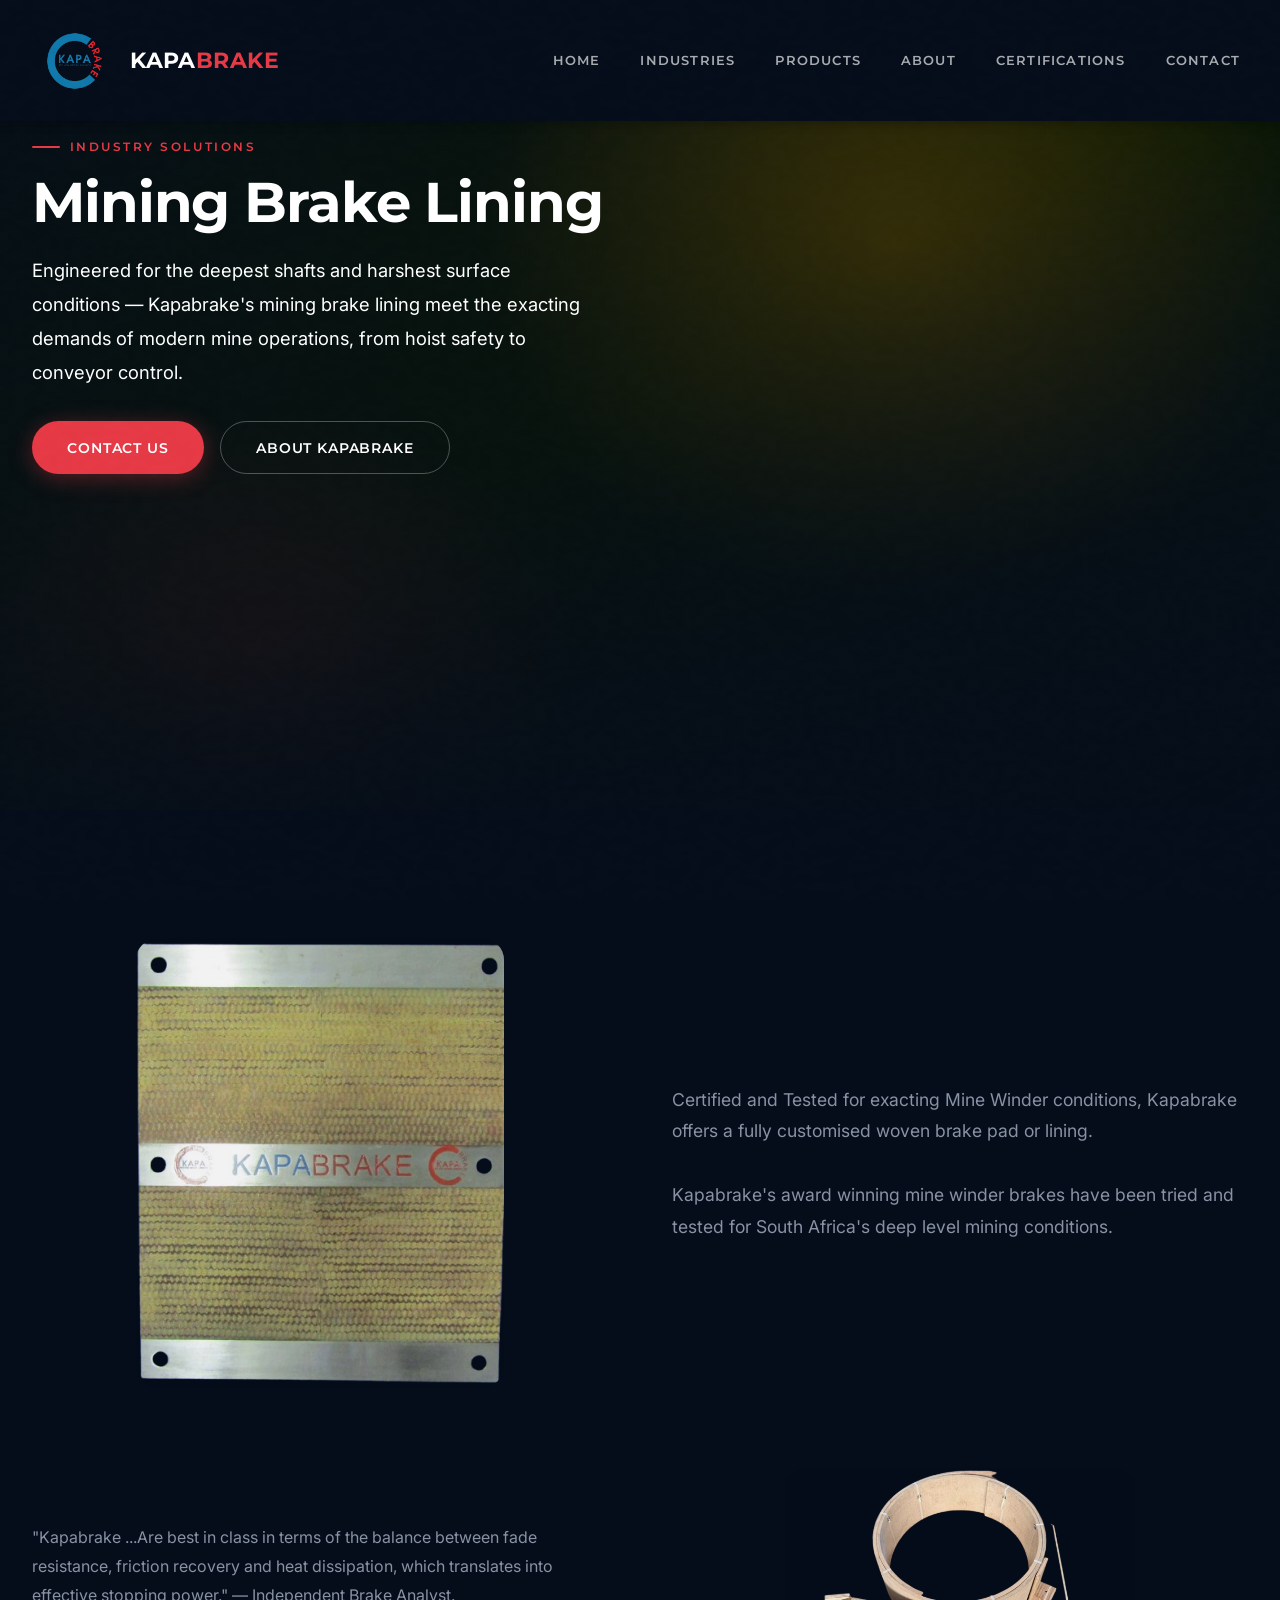
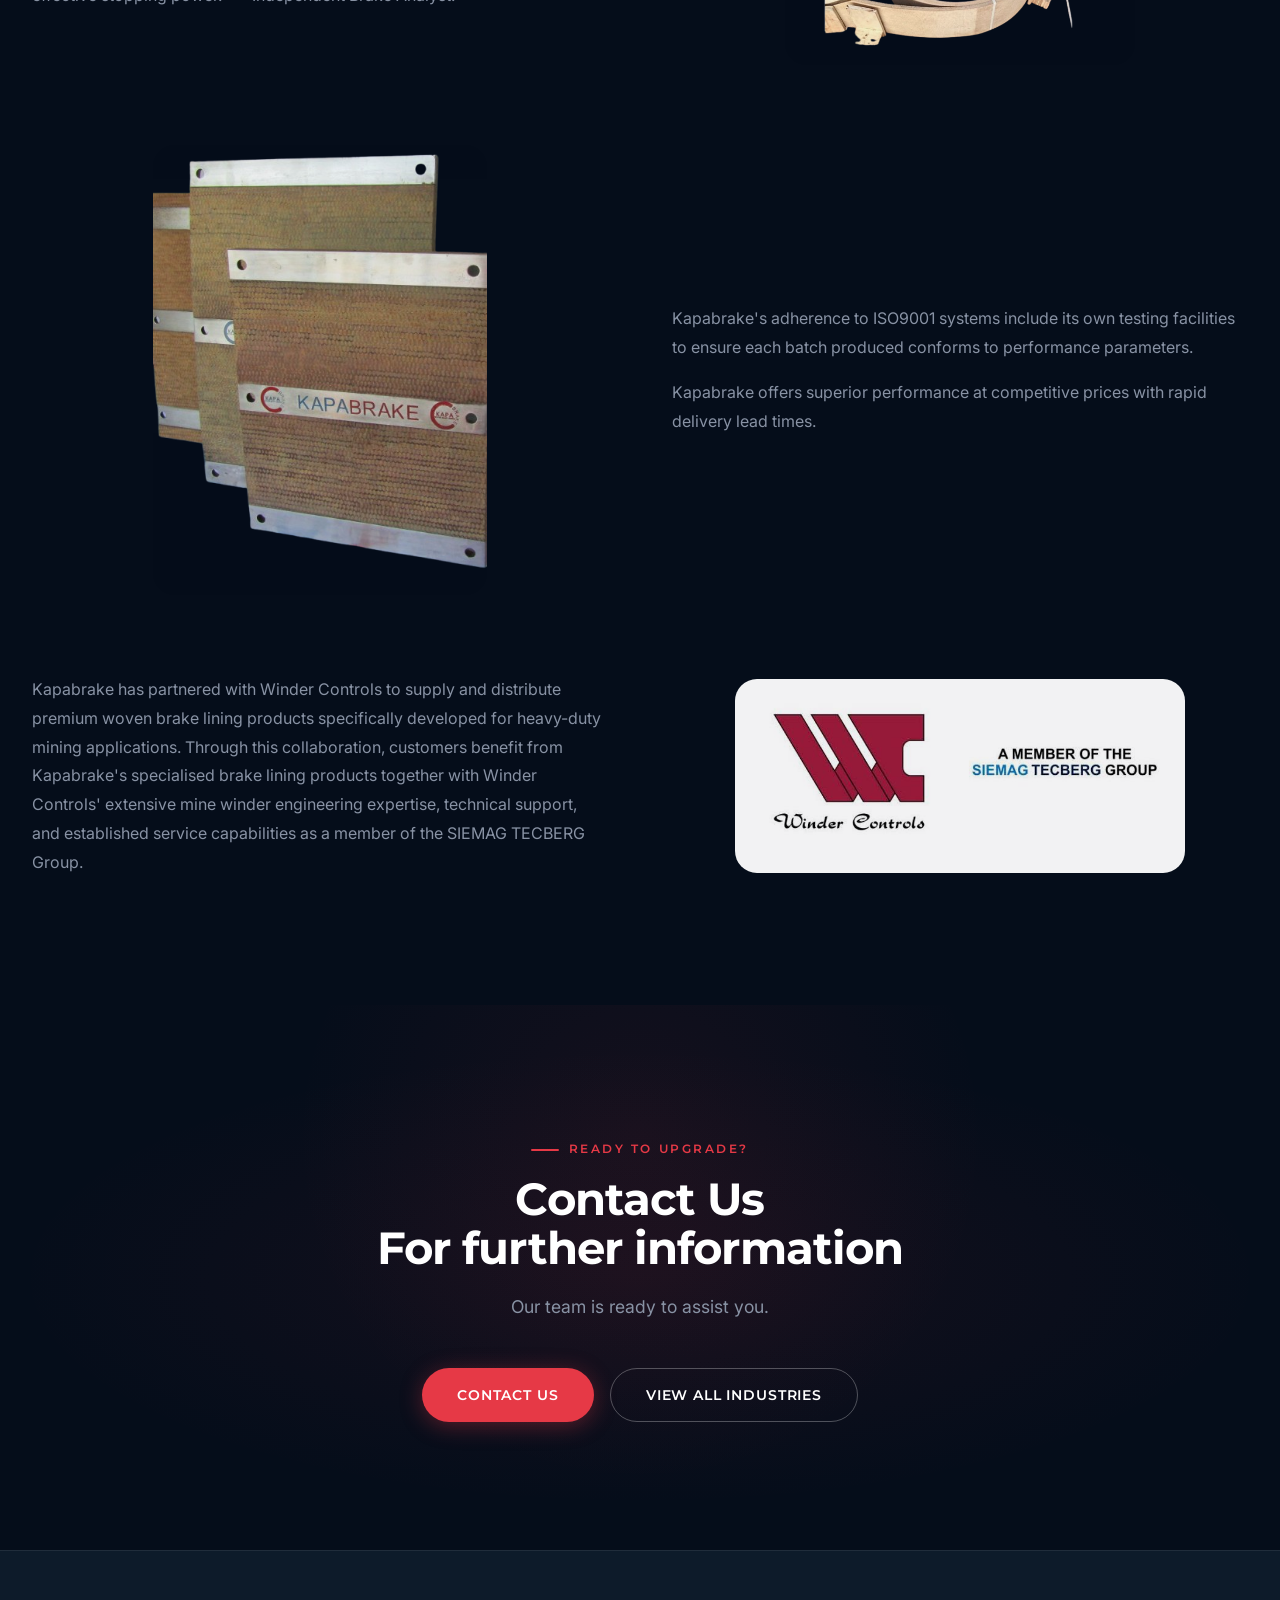
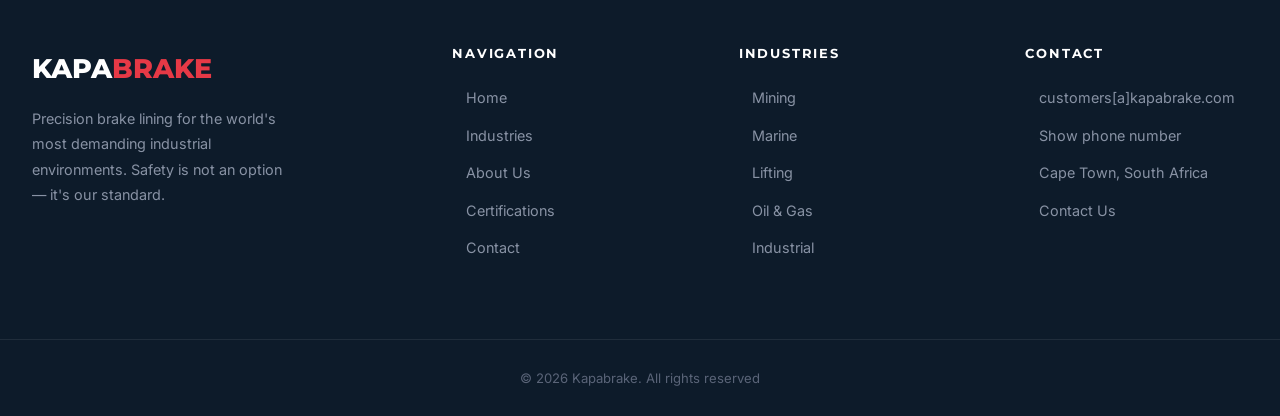
<file: industries/mining.html>
<!DOCTYPE html>
<html lang="en">
<head>
  <meta charset="UTF-8" />
  <meta name="viewport" content="width=device-width, initial-scale=1.0" />
  <title>Mining Brake Lining | Kapabrake</title>
  <meta name="description" content="Kapabrake's mining brake lining are engineered for hoist, conveyor, and surface operations in underground and open-cast environments." />
  <link rel="icon" type="image/svg+xml" href="../favicon.svg">
  <link rel="preconnect" href="https://fonts.googleapis.com" />
  <link rel="preconnect" href="https://fonts.gstatic.com" crossorigin />
  <link href="https://fonts.googleapis.com/css2?family=Montserrat:wght@300;400;600;700;800;900&family=Inter:wght@300;400;500;600&display=swap" rel="stylesheet" />
  <link rel="stylesheet" href="../css/styles.css" />
  <link rel="stylesheet" href="../css/responsive-mobile.css" />
  <style>
    .nav-logo-img {
      transition: transform 0.3s ease;
    }
    .nav-logo:hover .nav-logo-img {
      transform: rotate(15deg);
    }
  </style>
  <style>
    .navbar {
      background: #050d1a !important;
      backdrop-filter: none !important;
      -webkit-backdrop-filter: none !important;
      border-bottom: none !important;
    }

    .ind-hero-mining {
      background:
        radial-gradient(ellipse 60% 80% at 70% 30%, rgba(180,120,0,0.35) 0%, transparent 55%),
        radial-gradient(ellipse 50% 60% at 20% 80%, rgba(230,57,70,0.2) 0%, transparent 50%),
        linear-gradient(150deg, #050d1a 0%, #0a1800 50%, #050d1a 100%);
    }

    .product-showcase-img {
      transition: box-shadow 0.3s ease;
      box-shadow: 0 0 15px rgba(50, 100, 200, 0.15), 0 0 10px rgba(220, 50, 50, 0.08);
    }

    .product-showcase-img:hover {
      box-shadow: 0 0 40px rgba(50, 100, 200, 0.4), 0 0 30px rgba(220, 50, 50, 0.25), 0 0 60px rgba(50, 100, 200, 0.2);
    }
  </style>
</head>
<body>

  <div id="progress-bar"></div>

  <nav class="navbar">
    <a href="../index.html" class="nav-logo">
      <img src="../Media/Main/Kapabrake%20July%202026/Bg%20Removed/Kapabrake_Large_Logo-removebg-preview.png" alt="Kapabrake Logo" class="nav-logo-img" style="height:70px;width:auto;margin-right:1rem;">
      <span class="nav-logo-text">KAPA<em>BRAKE</em></span>
    </a>
    <div class="nav-links">
      <a href="../index.html"   class="nav-link">Home</a>
      <a href="../index.html#industries" class="nav-link">Industries</a>
      <a href="../products.html" class="nav-link">Products</a>
      <a href="../about.html"   class="nav-link">About</a>
      <a href="../certifications.html"    class="nav-link">Certifications</a>
      <a href="../contact.html" class="nav-link">Contact</a>
    </div>
    <button class="hamburger" aria-label="Menu"><span></span><span></span><span></span></button>
  </nav>

  <!-- Hero -->
  <div class="ind-hero ind-hero-mining">
    <video autoplay muted loop class="ind-hero-media">
      <source src="../Media/Main/Main%20bg%20Mining%20video.mp4" type="video/mp4">
    </video>
    <div class="ind-hero-overlay"></div>
    <div class="ind-hero-content">
      <span class="tag">Industry Solutions</span>
      <h1>Mining Brake Lining</h1>
      <p style="color:#fff;">Engineered for the deepest shafts and harshest surface conditions — Kapabrake's mining brake lining meet the exacting demands of modern mine operations, from hoist safety to conveyor control.</p>
      <div style="margin-top:2rem;display:flex;gap:1rem;flex-wrap:wrap">
        <a href="../contact.html" class="btn btn-primary">Contact Us</a>
        <a href="../about.html"   class="btn btn-outline">About Kapabrake</a>
      </div>
    </div>
  </div>

  <!-- Product Showcase Section -->
  <section class="section" style="background:var(--bg-primary)">
    <div class="container" style="max-width:1400px">
      <!-- Product 1: Mine Winder Brake -->
      <div style="display:grid;grid-template-columns:1fr 1fr;gap:4rem;align-items:center;margin-bottom:5rem;" class="aos">
        <div style="border-radius:var(--radius-lg);overflow:hidden;max-width:500px;margin:0 auto;">
          <img src="../Media/Main/Kapabrake%20July%202026/Bg%20Removed/Photo of mine winder brake.png" alt="Mine Winder Brake" class="product-showcase-img" style="width:100%;height:auto;display:block;opacity:0.95;">
        </div>
        <div style="display:flex;flex-direction:column;gap:2rem;justify-content:center;">
          <p style="color:var(--text-secondary);line-height:1.8;font-size:1.1rem;">Certified and Tested for exacting Mine Winder conditions, Kapabrake offers a fully customised woven brake pad or lining.</p>
          <p style="color:var(--text-secondary);line-height:1.8;font-size:1.1rem;">Kapabrake's award winning mine winder brakes have been tried and tested for South Africa's deep level mining conditions.</p>
        </div>
      </div>

      <!-- Product 2: Pallet with Mine Winder Brake -->
      <div style="display:grid;grid-template-columns:1fr 1fr;gap:4rem;align-items:center;margin-bottom:5rem;" class="aos">
        <div style="order:2;border-radius:var(--radius-lg);overflow:hidden;max-width:350px;margin:0 auto;">
          <img src="../Media/Main/Kapabrake%20July%202026/Bg%20Removed/photo of mine winder brake pallet.png" alt="Pallet with Mine Winder Brake" class="product-showcase-img" style="width:100%;height:auto;display:block;opacity:0.95;">
        </div>
        <div style="order:1;">
          <p style="color:var(--text-secondary);line-height:1.8;">"Kapabrake ...Are best in class in terms of the balance between fade resistance, friction recovery and heat dissipation, which translates into effective stopping power." — Independent Brake Analyst.</p>
        </div>
      </div>

      <!-- Product 3: Mine Winder Brakes (Many) -->
      <div style="display:grid;grid-template-columns:1fr 1fr;gap:4rem;align-items:center;margin-bottom:5rem;" class="aos">
        <div style="border-radius:var(--radius-lg);overflow:hidden;max-width:350px;margin:0 auto;">
          <img src="../Media/Main/Kapabrake%20July%202026/Bg%20Removed/Photo of mine winder brakes.png" alt="Multiple Mine Winder Brakes" class="product-showcase-img" style="width:100%;height:auto;display:block;opacity:0.95;">
        </div>
        <div>
          <p style="color:var(--text-secondary);line-height:1.8;">Kapabrake's adherence to ISO9001 systems include its own testing facilities to ensure each batch produced conforms to performance parameters.</p>
          <p style="color:var(--text-secondary);line-height:1.8;margin-top:1rem;">Kapabrake offers superior performance at competitive prices with rapid delivery lead times.</p>
        </div>
      </div>

      <!-- Product 4: Mine Winder Brake 2 -->
      <div style="display:grid;grid-template-columns:1fr 1fr;gap:4rem;align-items:center;" class="aos">
        <div style="display:flex;flex-direction:column;justify-content:center;">
          <p style="color:var(--text-secondary);line-height:1.8;font-size:1rem;">Kapabrake has partnered with Winder Controls to supply and distribute premium woven brake lining products specifically developed for heavy-duty mining applications. Through this collaboration, customers benefit from Kapabrake's specialised brake lining products together with Winder Controls' extensive mine winder engineering expertise, technical support, and established service capabilities as a member of the SIEMAG TECBERG Group.</p>
        </div>
        <div style="border-radius:var(--radius-lg);overflow:hidden;max-width:500px;margin:0 auto;">
          <img src="../Media/Main/Winder%20Controls.jpeg" alt="Winder Controls" class="product-showcase-img" style="width:100%;height:auto;display:block;opacity:0.95;">
        </div>
      </div>
    </div>
  </section>

 

 
  <!-- CTA -->
  <section class="section cta-section">
    <div class="cta-inner">
      <span class="tag" style="justify-content:center;">Ready to Upgrade?</span>
      <h2 class="aos">Contact Us<br>For further information</h2>
      <p class="aos" data-delay="100">Our team is ready to assist you.</p>
      <div class="cta-actions aos" data-delay="200">
        <a href="../contact.html" class="btn btn-primary">Contact Us</a>
        <a href="../index.html#industries" class="btn btn-outline">View All Industries</a>
      </div>
    </div>
  </section>

 <footer class="footer">
    <div class="footer-grid">
      <div><div class="footer-brand-name">KAPA<em>BRAKE</em></div><p class="footer-tagline">Precision brake lining for the world's most demanding industrial environments. Safety is not an option — it's our standard.</p></div>
      <div class="footer-col"><h4>Navigation</h4><ul><li><a href="../index.html">Home</a></li><li><a href="../index.html#industries">Industries</a></li><li><a href="../about.html">About Us</a></li><li><a href="../certifications.html">Certifications</a></li><li><a href="../contact.html">Contact</a></li></ul></div>
      <div class="footer-col"><h4>Industries</h4><ul><li><a href="mining.html">Mining</a></li><li><a href="marine.html">Marine</a></li><li><a href="lifting.html">Lifting</a></li><li><a href="oil-gas.html">Oil &amp; Gas</a></li><li><a href="industrial.html">Industrial</a></li></ul></div>
      <div class="footer-col"><h4>Contact</h4><ul><li><a href="mailto:customers@kapabrake.com">customers[a]kapabrake.com</a></li><li><a href="#" id="phone" data-p="KzI3ICgyMSkgMjg2IDA2NDE=">Show phone number</a></li><li><a href="#">Cape Town, South Africa</a></li><li><a href="../contact.html">Contact Us</a></li></ul></div>
    </div>
    <div class="footer-bottom"><p class="footer-copy">© <span id="year"></span> Kapabrake. All rights reserved</p></div>
  </footer>
  <script src="../js/main.js"></script>
  <script>
    // Auto-update copyright year
    document.getElementById("year").textContent = new Date().getFullYear();
  </script>
</body>
</html>
</file>
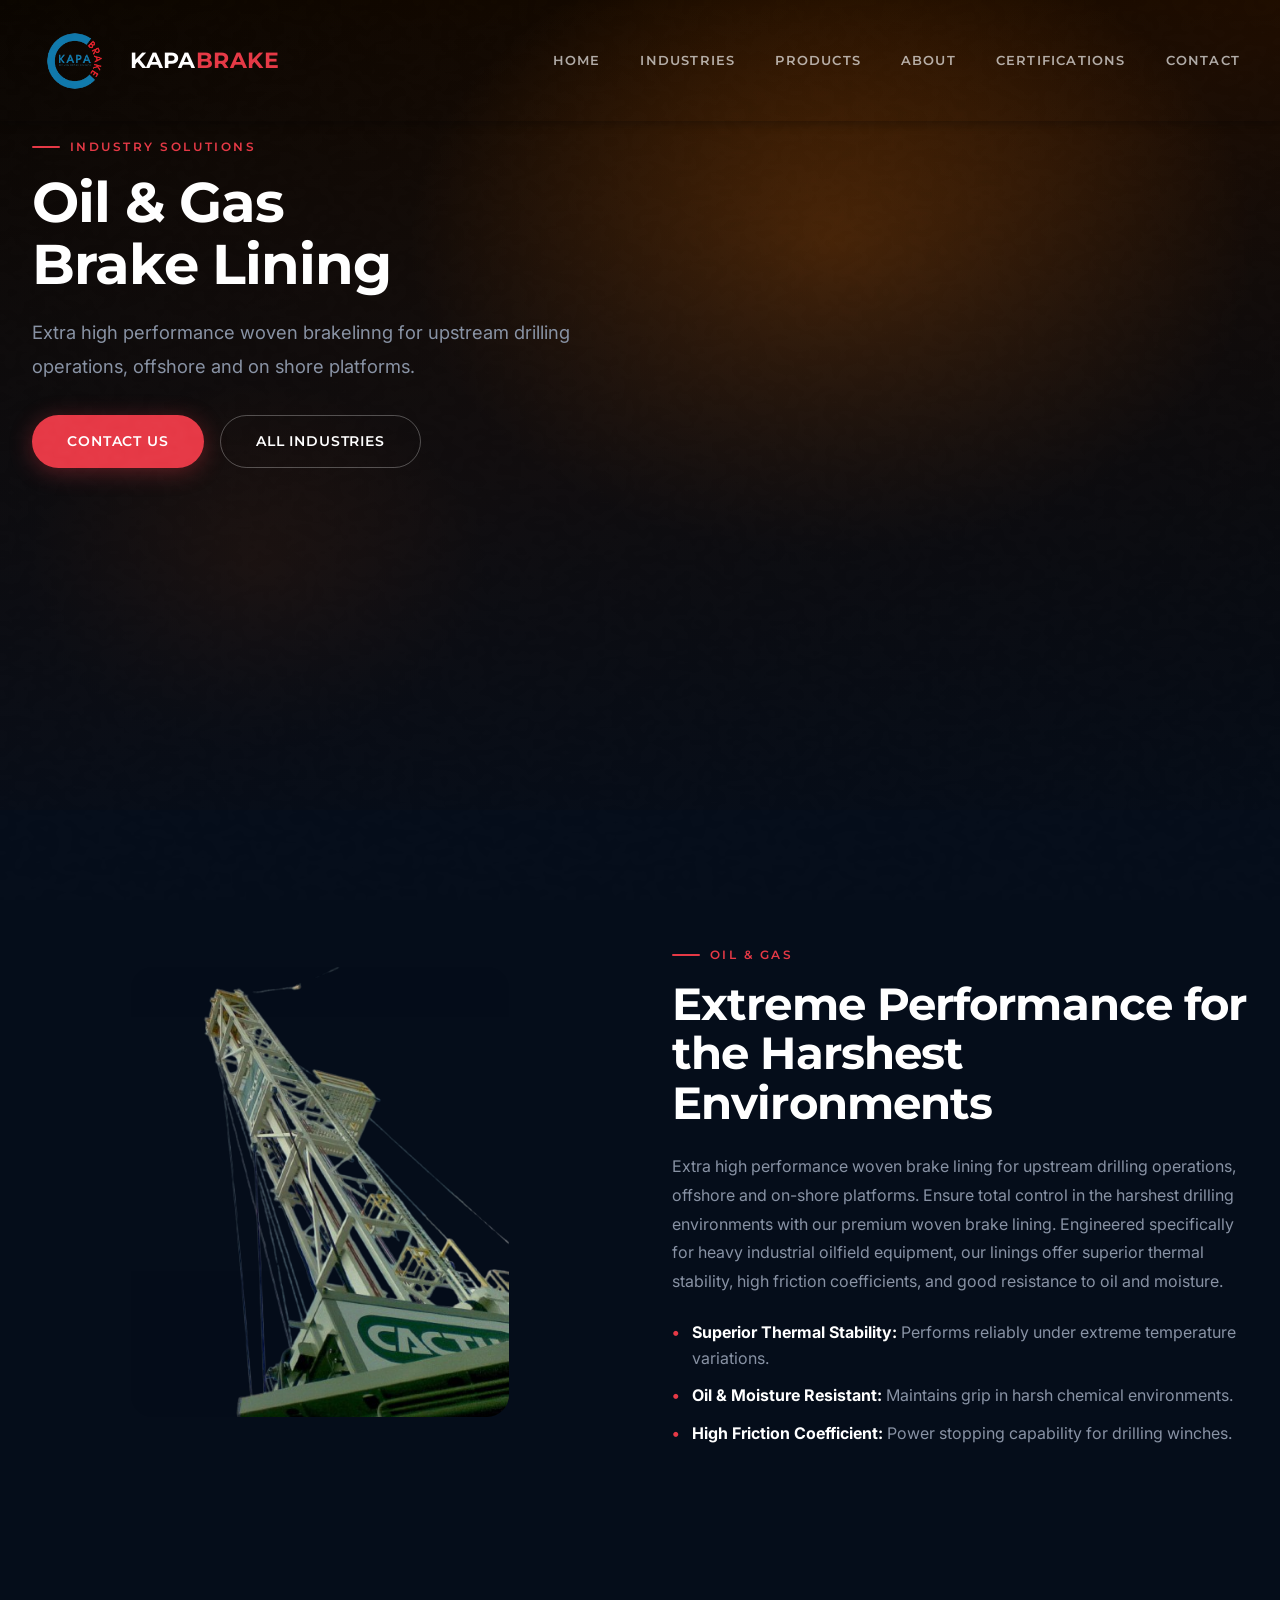
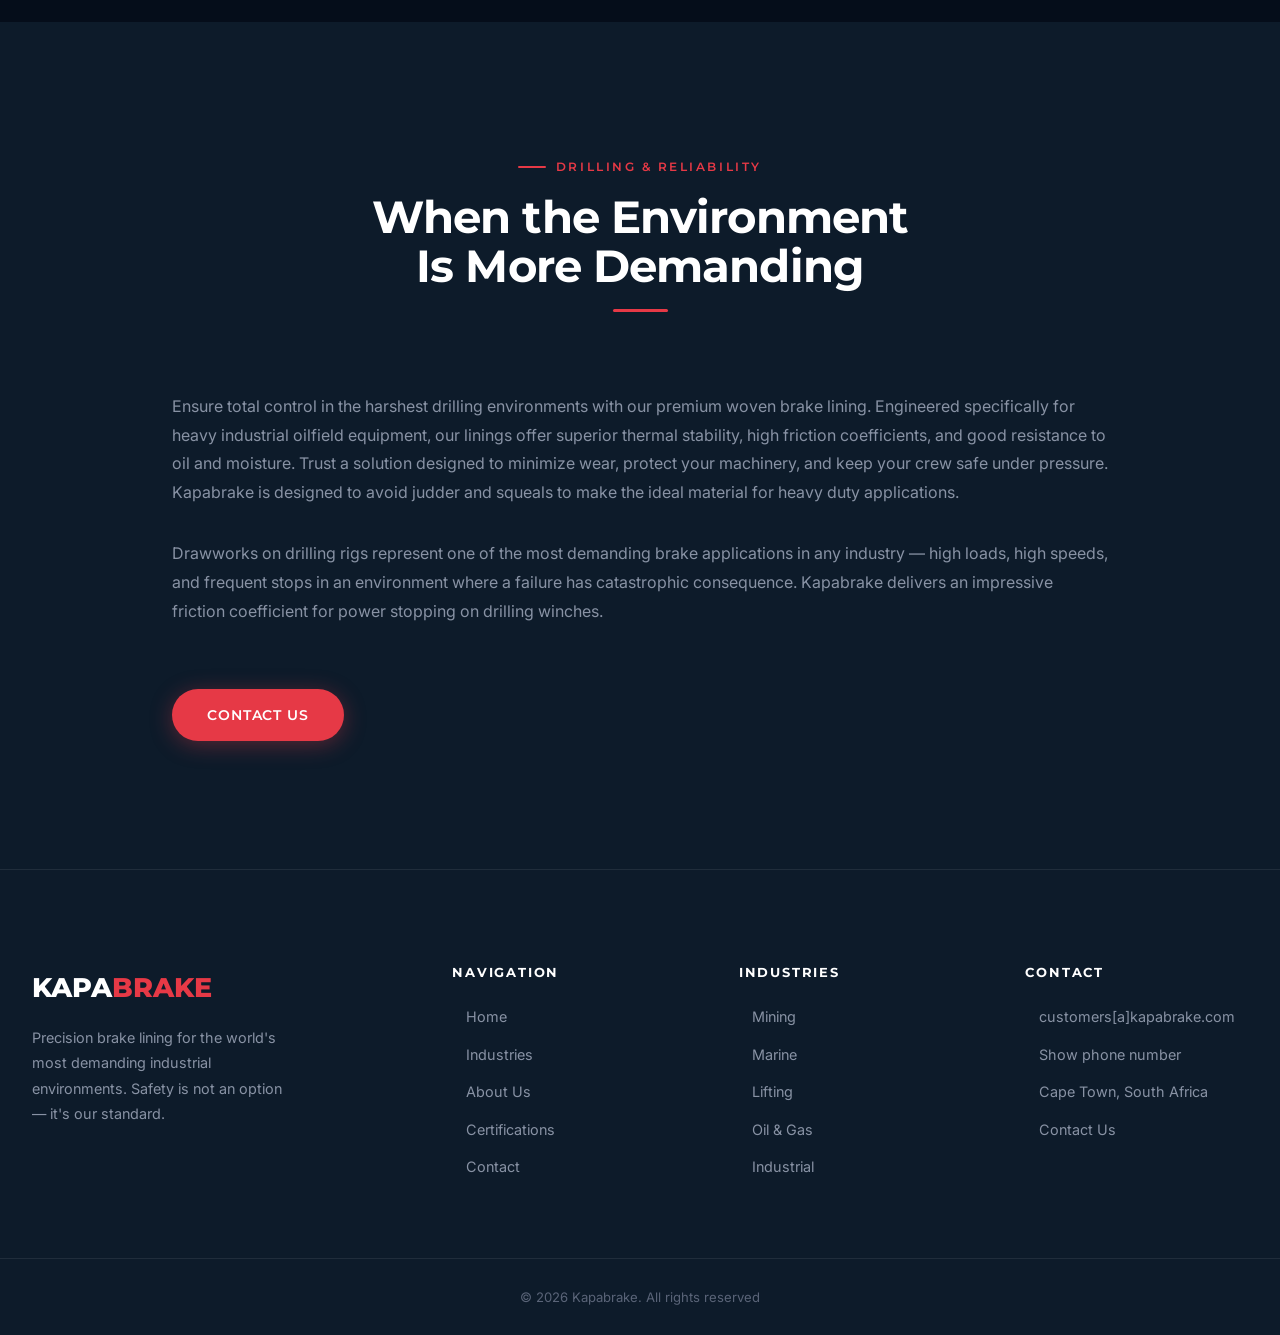
<file: industries/oil-gas.html>
<!DOCTYPE html>
<html lang="en">
<head>
  <meta charset="UTF-8" />
  <meta name="viewport" content="width=device-width, initial-scale=1.0" />
  <title>Oil & Gas Brake Lining | Kapabrake</title>
  <meta name="description" content="ATEX-rated, explosion-proof industrial brake lining for upstream drilling, downstream processing, and midstream pipeline operations." />
  <link rel="icon" type="image/svg+xml" href="../favicon.svg">
  <link rel="preconnect" href="https://fonts.googleapis.com" />
  <link rel="preconnect" href="https://fonts.gstatic.com" crossorigin />
  <link href="https://fonts.googleapis.com/css2?family=Montserrat:wght@300;400;600;700;800;900&family=Inter:wght@300;400;500;600&display=swap" rel="stylesheet" />
  <link rel="stylesheet" href="../css/styles.css" />
  <link rel="stylesheet" href="../css/responsive-mobile.css" />
  <style>
    .nav-logo-img {
      transition: transform 0.3s ease;
    }
    .nav-logo:hover .nav-logo-img {
      transform: rotate(15deg);
    }
  </style>
  <style>
    .ind-hero-oilgas {
      background:
        radial-gradient(ellipse 60% 70% at 65% 30%, rgba(200,95,0,0.4) 0%, transparent 55%),
        radial-gradient(ellipse 40% 50% at 20% 70%, rgba(150,60,0,0.3) 0%, transparent 45%),
        linear-gradient(150deg, #0a0500 0%, #1f0d00 50%, #0a0500 100%);
    }

    .product-showcase-img {
      transition: box-shadow 0.3s ease;
      box-shadow: 0 0 15px rgba(50, 100, 200, 0.15), 0 0 10px rgba(220, 50, 50, 0.08);
    }

    .product-showcase-img:hover {
      box-shadow: 0 0 40px rgba(50, 100, 200, 0.4), 0 0 30px rgba(220, 50, 50, 0.25), 0 0 60px rgba(50, 100, 200, 0.2);
    }
  </style>
</head>
<body>
  <div id="progress-bar"></div>
  <nav class="navbar">
    <a href="../index.html" class="nav-logo">
      <img src="../Media/Main/Kapabrake%20July%202026/Bg%20Removed/Kapabrake_Large_Logo-removebg-preview.png" alt="Kapabrake Logo" class="nav-logo-img" style="height:70px;width:auto;margin-right:1rem;">
      <span class="nav-logo-text">KAPA<em>BRAKE</em></span>
    </a>
    <div class="nav-links">
      <a href="../index.html"   class="nav-link">Home</a>
      <a href="../index.html#industries" class="nav-link">Industries</a>
      <a href="../products.html" class="nav-link">Products</a>
      <a href="../about.html"   class="nav-link">About</a>
      <a href="../certifications.html"    class="nav-link">Certifications</a>
      <a href="../contact.html" class="nav-link">Contact</a>
    </div>
    <button class="hamburger" aria-label="Menu"><span></span><span></span><span></span></button>
  </nav>

  <div class="ind-hero ind-hero-oilgas">
    <video autoplay muted loop class="ind-hero-media">
      <source src="../Media/Industries%20Cover%20Media/Oil_Cover_Media.mp4" type="video/mp4">
    </video>
    <div class="ind-hero-overlay"></div>
    <div class="ind-hero-content">
      <span class="tag">Industry Solutions</span>
      <h1>Oil &amp; Gas<br>Brake Lining</h1>
      <p>Extra high performance woven brakelinng for upstream drilling operations, offshore and on shore platforms.
</p>
      <div style="margin-top:2rem;display:flex;gap:1rem;flex-wrap:wrap">
        <a href="../contact.html" class="btn btn-primary">Contact Us</a>
        <a href="../index.html#industries" class="btn btn-outline">All Industries</a>
      </div>
    </div>
  </div>

  <!-- Product Showcase Section -->
  <section class="section" style="background:var(--bg-primary)">
    <div class="container" style="max-width:1400px">
      <!-- Product: Derrick & Drilling Operations -->
      <div style="display:grid;grid-template-columns:1fr 1fr;gap:4rem;align-items:center;margin-bottom:3rem;" class="aos">
        <div style="border-radius:var(--radius-lg);overflow:hidden;max-width:480px;margin:0 auto;">
          <img src="../Media/Main/Kapabrake%20July%202026/Bg%20Removed/Derrick.png" alt="Oil & Gas Derrick Braking" class="product-showcase-img" style="width:100%;height:auto;display:block;opacity:0.95;">
        </div>
        <div>
          <span class="tag">OIL &amp; GAS</span>
          <h2 style="color:#fff;margin-bottom:1.5rem;">Extreme Performance for the Harshest Environments</h2>
          <p style="color:var(--text-secondary);line-height:1.8;">Extra high performance woven brake lining for upstream drilling operations, offshore and on-shore platforms. Ensure total control in the harshest drilling environments with our premium woven brake lining. Engineered specifically for heavy industrial oilfield equipment, our linings offer superior thermal stability, high friction coefficients, and good resistance to oil and moisture.</p>
          <div style="margin-top:1.5rem;">
            <ul style="display:flex;flex-direction:column;gap:0.75rem;color:var(--text-secondary);">
              <li style="display:flex;gap:0.75rem;">
                <span style="color:var(--red);font-weight:bold;">•</span>
                <span><strong style="color:#fff;">Superior Thermal Stability:</strong> Performs reliably under extreme temperature variations.</span>
              </li>
              <li style="display:flex;gap:0.75rem;">
                <span style="color:var(--red);font-weight:bold;">•</span>
                <span><strong style="color:#fff;">Oil &amp; Moisture Resistant:</strong> Maintains grip in harsh chemical environments.</span>
              </li>
              <li style="display:flex;gap:0.75rem;">
                <span style="color:var(--red);font-weight:bold;">•</span>
                <span><strong style="color:#fff;">High Friction Coefficient:</strong> Power stopping capability for drilling winches.</span>
              </li>
            </ul>
          </div>
          
        </div>
      </div>
    </div>
  </section>

  <!-- When the Environment is More Demanding -->
  <section class="section" style="background:var(--bg-secondary)">
    <div class="container" style="max-width:1000px">
      <div class="section-header">
        <span class="tag">Drilling &amp; Reliability</span>
        <h2 style="color:#fff;">When the Environment<br>Is More Demanding</h2>
        <div class="section-divider"></div>
      </div>
      <div style="display:flex;flex-direction:column;gap:2rem;margin-top:3rem;" class="aos">
        <p style="color:var(--text-secondary);line-height:1.8;">Ensure total control in the harshest drilling environments with our premium woven brake lining. Engineered specifically for heavy industrial oilfield equipment, our linings offer superior thermal stability, high friction coefficients, and good resistance to oil and moisture. Trust a solution designed to minimize wear, protect your machinery, and keep your crew safe under pressure. Kapabrake is designed to avoid judder and squeals to make the ideal material for heavy duty applications.</p>
        <p style="color:var(--text-secondary);line-height:1.8;">Drawworks on drilling rigs represent one of the most demanding brake applications in any industry — high loads, high speeds, and frequent stops in an environment where a failure has catastrophic consequence. Kapabrake delivers an impressive friction coefficient for power stopping on drilling winches.</p>
        <div style="margin-top:2rem;">
          <a href="../contact.html" class="btn btn-primary">Contact Us</a>
        </div>
      </div>
    </div>
  </section>

  
  <footer class="footer">
    <div class="footer-grid">
      <div><div class="footer-brand-name">KAPA<em>BRAKE</em></div><p class="footer-tagline">Precision brake lining for the world's most demanding industrial environments. Safety is not an option — it's our standard.</p></div>
      <div class="footer-col"><h4>Navigation</h4><ul><li><a href="../index.html">Home</a></li><li><a href="../index.html#industries">Industries</a></li><li><a href="../about.html">About Us</a></li><li><a href="../certifications.html">Certifications</a></li><li><a href="../contact.html">Contact</a></li></ul></div>
      <div class="footer-col"><h4>Industries</h4><ul><li><a href="mining.html">Mining</a></li><li><a href="marine.html">Marine</a></li><li><a href="lifting.html">Lifting</a></li><li><a href="oil-gas.html">Oil &amp; Gas</a></li><li><a href="industrial.html">Industrial</a></li></ul></div>
      <div class="footer-col"><h4>Contact</h4><ul><li><a href="mailto:customers@kapabrake.com">customers[a]kapabrake.com</a></li><li><a href="#" id="phone" data-p="KzI3ICgyMSkgMjg2IDA2NDE=">Show phone number</a></li><li><a href="#">Cape Town, South Africa</a></li><li><a href="../contact.html">Contact Us</a></li></ul></div>
    </div>
    <div class="footer-bottom"><p class="footer-copy">© <span id="year"></span> Kapabrake. All rights reserved</p></div>
  </footer>
  <script src="../js/main.js"></script>
  <script>
    // Auto-update copyright year
    document.getElementById("year").textContent = new Date().getFullYear();
  </script>
</body>
</html>
</file>
<file: css/styles.css>
/* ============================================================
   KAPABRAKE — Industrial Braking Systems
   Main Stylesheet
   ============================================================ */

/* 1. Design Tokens */
:root {
  --bg-primary: #050d1a;
  --bg-secondary: #0d1b2a;
  --bg-tertiary: #1a2744;
  --red: #e63946;
  --red-dark: #c0392b;
  --red-glow: rgba(230, 57, 70, 0.35);
  --blue-accent: #4fc3f7;
  --white: #ffffff;
  --text-primary: #e8eaf0;
  --text-secondary: #8892a4;
  --text-muted: #5a6478;
  --glass-bg: rgba(255, 255, 255, 0.04);
  --glass-bg-h: rgba(255, 255, 255, 0.08);
  --glass-border: rgba(255, 255, 255, 0.08);
  --glass-blur: blur(20px);
  --shadow-md: 0 8px 32px rgba(0, 0, 0, 0.45);
  --shadow-lg: 0 20px 60px rgba(0, 0, 0, 0.55);
  --shadow-red: 0 0 40px rgba(230, 57, 70, 0.25);
  --radius-sm: 6px;
  --radius-md: 14px;
  --radius-lg: 22px;
  --radius-xl: 32px;
  --font-head: 'Montserrat', sans-serif;
  --font-body: 'Inter', sans-serif;
  --ease: cubic-bezier(0.4, 0, 0.2, 1);
  --t-fast: 0.2s ease;
  --t-smooth: 0.4s var(--ease);
  --t-slow: 0.8s var(--ease);
  --z-back: -1;
  --z-nav: 1000;
  --z-progress: 200;
}

/* 2. Reset */
*,
*::before,
*::after {
  box-sizing: border-box;
  margin: 0;
  padding: 0;
}

html {
  font-size: 16px;
  scroll-behavior: smooth;
  overflow-x: hidden;
}

body {
  font-family: var(--font-body);
  background: var(--bg-primary);
  color: var(--text-primary);
  overflow-x: hidden;
  line-height: 1.6;
  -webkit-font-smoothing: antialiased;
}

img {
  max-width: 100%;
  display: block;
}

a {
  text-decoration: none;
  color: inherit;
}

ul {
  list-style: none;
}

button {
  cursor: pointer;
  border: none;
  background: none;
  font-family: var(--font-body);
}

/* 3. Typography */
h1,
h2,
h3,
h4,
h5,
h6 {
  font-family: var(--font-head);
  font-weight: 700;
  line-height: 1.1;
  letter-spacing: -0.02em;
}

h1 {
  font-size: clamp(2.8rem, 6vw, 5.5rem);
}

h2 {
  font-size: clamp(2rem, 4vw, 3.5rem);
}

h3 {
  font-size: clamp(1.5rem, 2.5vw, 2.2rem);
}

h4 {
  font-size: 1.2rem;
}

p {
  font-size: 1rem;
  line-height: 1.85;
  color: var(--text-secondary);
}

/* 4. Utilities */
.container {
  max-width: 1400px;
  margin: 0 auto;
  padding: 0 2rem;
}

.tag {
  font-family: var(--font-head);
  font-size: 0.72rem;
  font-weight: 600;
  letter-spacing: 0.22em;
  text-transform: uppercase;
  color: var(--red);
  display: inline-flex;
  align-items: center;
  gap: 0.6rem;
  margin-bottom: 1rem;
}

.tag::before {
  content: '';
  width: 28px;
  height: 2px;
  background: var(--red);
  border-radius: 1px;
}

.tag-center {
  justify-content: center;
}

.btn {
  display: inline-flex;
  align-items: center;
  gap: 0.5rem;
  padding: 0.9rem 2.2rem;
  border-radius: 50px;
  font-family: var(--font-head);
  font-size: 0.88rem;
  font-weight: 600;
  letter-spacing: 0.06em;
  text-transform: uppercase;
  transition: all var(--t-smooth);
  position: relative;
  overflow: hidden;
  white-space: nowrap;
}

.btn::after {
  content: '';
  position: absolute;
  inset: 0;
  background: rgba(255, 255, 255, 0.08);
  opacity: 0;
  transition: opacity var(--t-fast);
}

.btn:hover::after {
  opacity: 1;
}

.btn:hover {
  transform: translateY(-3px);
}

.btn-primary {
  background: var(--red);
  color: #fff;
  box-shadow: 0 4px 22px var(--red-glow);
}

.btn-primary:hover {
  background: var(--red-dark);
  box-shadow: 0 8px 35px rgba(230, 57, 70, 0.55);
}

.btn-outline {
  color: #fff;
  border: 1.5px solid rgba(255, 255, 255, 0.28);
  background: transparent;
}

.btn-outline:hover {
  border-color: #fff;
  background: rgba(255, 255, 255, 0.05);
}

.btn-sm {
  padding: 0.65rem 1.5rem;
  font-size: 0.82rem;
}

/* Scroll-in animation base */
.aos {
  opacity: 0;
  transform: translateY(45px);
  transition: opacity 0.85s var(--ease), transform 0.85s var(--ease);
}

.aos.from-left {
  transform: translateX(-55px);
}

.aos.from-right {
  transform: translateX(55px);
}

.aos.scale-in {
  transform: scale(0.88);
}

.aos.visible {
  opacity: 1;
  transform: none;
}

/* 5. Scroll Progress */
#progress-bar {
  position: fixed;
  top: 0;
  left: 0;
  height: 3px;
  background: linear-gradient(90deg, var(--red), #ff7b85);
  transform-origin: left;
  transform: scaleX(0);
  z-index: var(--z-progress);
  box-shadow: 0 0 12px rgba(230, 57, 70, 0.7);
  transition: transform 0.1s linear;
}

/* 6. Navigation */
.navbar {
  position: fixed;
  top: 0;
  left: 0;
  right: 0;
  z-index: var(--z-nav);
  display: flex;
  align-items: center;
  justify-content: space-between;
  padding: 1.6rem 2.5rem;
  transition: all var(--t-smooth);
}

.navbar.scrolled {
  background: rgba(5, 13, 26, 0.88);
  backdrop-filter: var(--glass-blur);
  -webkit-backdrop-filter: var(--glass-blur);
  border-bottom: 1px solid var(--glass-border);
  padding: 1rem 2.5rem;
  box-shadow: 0 4px 30px rgba(0, 0, 0, 0.4);
}

.nav-logo {
  display: flex;
  align-items: center;
  gap: 0.8rem;
  text-decoration: none;
}

.nav-logo-hex {
  width: 42px;
  height: 42px;
  background: var(--red);
  clip-path: polygon(50% 0%, 100% 25%, 100% 75%, 50% 100%, 0% 75%, 0% 25%);
  display: flex;
  align-items: center;
  justify-content: center;
  font-family: var(--font-head);
  font-size: 0.65rem;
  font-weight: 900;
  color: #fff;
  letter-spacing: 0;
  transition: transform 0.5s var(--ease);
}

.nav-logo:hover .nav-logo-hex {
  transform: rotate(30deg);
}

.nav-logo-text {
  font-family: var(--font-head);
  font-size: 1.35rem;
  font-weight: 800;
  letter-spacing: 0.04em;
  color: #fff;
}

.nav-logo-text em {
  color: var(--red);
  font-style: normal;
}

.nav-links {
  display: flex;
  align-items: center;
  gap: 2.5rem;
}

.nav-link {
  font-family: var(--font-head);
  font-size: 0.83rem;
  font-weight: 600;
  letter-spacing: 0.09em;
  text-transform: uppercase;
  color: rgba(255, 255, 255, 0.65);
  transition: color var(--t-fast);
  position: relative;
}

.nav-link::after {
  content: '';
  position: absolute;
  bottom: -5px;
  left: 0;
  width: 0;
  height: 2px;
  background: var(--red);
  transition: width var(--t-smooth);
}

.nav-link:hover {
  color: #fff;
}

.nav-link:hover::after {
  width: 100%;
}

.nav-link.active {
  color: #fff;
}

.nav-link.active::after {
  width: 100%;
}

.nav-cta {
  padding: 0.65rem 1.6rem;
  background: var(--red);
  color: #fff;
  border-radius: 50px;
  font-family: var(--font-head);
  font-size: 0.83rem;
  font-weight: 600;
  letter-spacing: 0.08em;
  text-transform: uppercase;
  box-shadow: 0 4px 16px var(--red-glow);
  transition: all var(--t-smooth);
}

.nav-cta:hover {
  background: var(--red-dark);
  transform: translateY(-2px);
}

.hamburger {
  display: none;
  flex-direction: column;
  gap: 5px;
  cursor: pointer;
  padding: 0.4rem;
  z-index: 110;
}

.hamburger span {
  display: block;
  width: 26px;
  height: 2px;
  background: #fff;
  border-radius: 1px;
  transition: all var(--t-smooth);
}

/* 7. Hero */
.hero {
  position: relative;
  height: 100vh;
  min-height: 720px;
  display: flex;
  align-items: center;
  justify-content: center;
  overflow: hidden;
}

#hero-canvas {
  position: absolute;
  inset: 0;
  z-index: 1;
}

.hero-bg {
  position: absolute;
  inset: 0;
  z-index: 0;
  background:
    radial-gradient(ellipse 80% 60% at 20% 50%, rgba(26, 55, 100, 0.5) 0%, transparent 60%),
    radial-gradient(ellipse 50% 40% at 80% 20%, rgba(230, 57, 70, 0.12) 0%, transparent 55%),
    radial-gradient(ellipse 60% 60% at 60% 90%, rgba(5, 30, 70, 0.6) 0%, transparent 55%),
    linear-gradient(150deg, #050d1a 0%, #081626 50%, #050d1a 100%);
}

.hero-video {
  position: absolute;
  top: 0;
  left: 0;
  width: 100%;
  height: 100%;
  object-fit: cover;
  opacity: 0.3;
}

.hero-grid {
  position: absolute;
  inset: 0;
  z-index: 2;
  background-image:
    linear-gradient(rgba(255, 255, 255, 0.025) 1px, transparent 1px),
    linear-gradient(90deg, rgba(255, 255, 255, 0.025) 1px, transparent 1px);
  background-size: 64px 64px;
  mask-image: radial-gradient(ellipse at center, transparent 25%, black 85%);
  -webkit-mask-image: radial-gradient(ellipse at center, transparent 25%, black 85%);
}

.hero-vignette {
  position: absolute;
  inset: 0;
  z-index: 2;
  background: radial-gradient(ellipse 100% 100% at 50% 50%, transparent 40%, rgba(5, 13, 26, 0.7) 100%);
}

.hero-content {
  position: relative;
  z-index: 3;
  text-align: center;
  max-width: 960px;
  padding: 0 2rem;
}

.hero-eyebrow {
  font-family: var(--font-head);
  font-size: 0.78rem;
  font-weight: 600;
  letter-spacing: 0.32em;
  text-transform: uppercase;
  color: var(--red);
  display: inline-flex;
  align-items: center;
  gap: 1.1rem;
  margin-bottom: 1.8rem;
  opacity: 0;
  animation: heroFadeDown 0.9s var(--ease) 0.3s forwards;
}

.hero-eyebrow::before,
.hero-eyebrow::after {
  content: '';
  width: 45px;
  height: 1px;
  background: var(--red);
  opacity: 0.7;
}

.hero-title {
  font-family: var(--font-head);
  font-weight: 900;
  font-size: clamp(4rem, 11vw, 9rem);
  line-height: 0.92;
  letter-spacing: -0.04em;
  color: #fff;
  text-transform: uppercase;
  margin-bottom: 1.8rem;
  opacity: 0;
  animation: heroFadeUp 1s var(--ease) 0.5s forwards;
}

.hero-title .kapa {
  display: block;
}

.hero-title .brake {
  display: block;
  color: var(--red);
  position: relative;
}

.hero-title .brake::after {
  content: '';
  position: absolute;
  bottom: 0;
  left: 0;
  width: 100%;
  height: 5px;
  background: linear-gradient(90deg, var(--red), rgba(230, 57, 70, 0.2));
  border-radius: 2px;
}

.hero-sub {
  font-size: clamp(1rem, 2.2vw, 1.35rem);
  color: rgba(255, 255, 255, 0.52);
  font-weight: 300;
  max-width: 620px;
  margin: 0 auto 3rem;
  line-height: 1.7;
  opacity: 0;
  animation: heroFadeUp 1s var(--ease) 0.7s forwards;
}

.hero-actions {
  display: flex;
  gap: 1rem;
  justify-content: center;
  flex-wrap: wrap;
  opacity: 0;
  animation: heroFadeUp 1s var(--ease) 0.9s forwards;
}

.hero-stats {
  position: absolute;
  bottom: 2.5rem;
  left: 2.5rem;
  z-index: 3;
  display: flex;
  gap: 0;
  opacity: 0;
  animation: heroFadeUp 1s var(--ease) 1.15s forwards;
  background: var(--glass-bg);
  backdrop-filter: var(--glass-blur);
  -webkit-backdrop-filter: var(--glass-blur);
  border: 1px solid var(--glass-border);
  border-radius: var(--radius-md);
  padding: 0.2rem;
  white-space: nowrap;
}

.hero-stat {
  padding: 0.7rem 1.3rem;
  text-align: center;
  position: relative;
}

.hero-stat:not(:last-child)::after {
  content: '';
  position: absolute;
  right: 0;
  top: 25%;
  bottom: 25%;
  width: 1px;
  background: var(--glass-border);
}

.hero-stat-num {
  font-family: var(--font-head);
  font-size: 1.2rem;
  font-weight: 800;
  color: #fff;
  line-height: 1;
  margin-bottom: 0.2rem;
}

.hero-stat-num span {
  color: var(--red);
}

.hero-stat-label {
  font-size: 0.6rem;
  color: var(--text-muted);
  letter-spacing: 0.1em;
  text-transform: uppercase;
}

.scroll-cue {
  position: absolute;
  bottom: 2rem;
  left: 50%;
  transform: translateX(-50%);
  z-index: 3;
  display: flex;
  flex-direction: column;
  align-items: center;
  gap: 0.6rem;
  opacity: 0;
  animation: heroFadeUp 1s var(--ease) 1.5s forwards;
}

.scroll-cue-label {
  font-size: 0.68rem;
  letter-spacing: 0.18em;
  text-transform: uppercase;
  color: rgba(255, 255, 255, 0.32);
}

.scroll-cue-mouse {
  width: 22px;
  height: 36px;
  border: 2px solid rgba(255, 255, 255, 0.25);
  border-radius: 11px;
  position: relative;
}

.scroll-cue-wheel {
  position: absolute;
  top: 5px;
  left: 50%;
  transform: translateX(-50%);
  width: 3px;
  height: 7px;
  background: var(--red);
  border-radius: 2px;
  animation: mouseScroll 2s ease infinite;
}

/* 8. Section Layout */
.section {
  padding: 8rem 0;
  position: relative;
}

.section-sm {
  padding: 5rem 0;
}

.section-header {
  text-align: center;
  margin-bottom: 5rem;
}

.section-header h2 {
  color: #fff;
  margin-bottom: 1rem;
}

.section-divider {
  width: 55px;
  height: 3px;
  background: var(--red);
  border-radius: 2px;
  margin: 1.1rem auto;
}

.section-sub {
  max-width: 580px;
  margin: 0 auto;
  font-size: 1.05rem;
}

/* 9. Value / Feature Blocks */
.value-section {
  background: var(--bg-primary);
  overflow: hidden;
}

.value-block {
  display: grid;
  grid-template-columns: 1fr 1fr;
  gap: 6rem;
  align-items: center;
  padding: 0 2rem;
  max-width: 1400px;
  margin: 0 auto 8rem;
}

.value-block:last-child {
  margin-bottom: 0;
}

.value-block.flip {
  direction: rtl;
}

.value-block.flip>* {
  direction: ltr;
}

/* Image panel */
.val-img {
  position: relative;
  border-radius: var(--radius-xl);
  overflow: hidden;
  aspect-ratio: 4/3;
  box-shadow: var(--shadow-lg);
}

.val-img-inner {
  position: absolute;
  inset: 0;
  width: 100%;
  height: 100%;
  object-fit: cover;
  transition: transform 0.7s var(--ease);
}

.val-img:hover .val-img-inner {
  transform: scale(1.04);
}

/* Unique gradients per block */
.vi-1 {
  background:
    radial-gradient(circle at 35% 65%, rgba(230, 57, 70, 0.45) 0%, transparent 45%),
    radial-gradient(circle at 75% 25%, rgba(79, 195, 247, 0.18) 0%, transparent 40%),
    linear-gradient(140deg, #0d1b2a, #1a2744 55%, #080f1c);
}

.vi-2 {
  background:
    radial-gradient(circle at 70% 40%, rgba(230, 57, 70, 0.3) 0%, transparent 45%),
    radial-gradient(circle at 15% 75%, rgba(30, 58, 100, 0.8) 0%, transparent 40%),
    linear-gradient(220deg, #0d1b2a, #1a3a5c 50%, #050d1a);
}

.vi-3 {
  background:
    radial-gradient(circle at 50% 50%, rgba(26, 39, 68, 0.9) 0%, transparent 55%),
    radial-gradient(circle at 88% 15%, rgba(230, 57, 70, 0.35) 0%, transparent 40%),
    linear-gradient(45deg, #050d1a, #1a2744 65%, #050d1a);
}

.vi-4 {
  background:
    radial-gradient(circle at 25% 55%, rgba(79, 195, 247, 0.12) 0%, transparent 50%),
    radial-gradient(circle at 80% 75%, rgba(230, 57, 70, 0.38) 0%, transparent 38%),
    linear-gradient(310deg, #0a1628, #162240 55%, #0d1b2a);
}

.val-img-lines {
  position: absolute;
  inset: 0;
  background-image:
    repeating-linear-gradient(45deg, transparent, transparent 28px, rgba(255, 255, 255, 0.012) 28px, rgba(255, 255, 255, 0.012) 56px);
}

.val-img-icon {
  position: absolute;
  top: 50%;
  left: 50%;
  transform: translate(-50%, -50%);
  width: 90px;
  height: 90px;
  background: rgba(230, 57, 70, 0.12);
  border: 1px solid rgba(230, 57, 70, 0.3);
  border-radius: 50%;
  display: flex;
  align-items: center;
  justify-content: center;
  animation: iconPulse 4s ease infinite;
}

.val-img-icon svg {
  width: 44px;
  height: 44px;
  stroke: var(--red);
  fill: none;
  stroke-width: 1.4;
}

.val-img-ring {
  position: absolute;
  top: 50%;
  left: 50%;
  transform: translate(-50%, -50%);
  width: 140px;
  height: 140px;
  border: 1px solid rgba(230, 57, 70, 0.12);
  border-radius: 50%;
  animation: ringExpand 4s ease infinite;
}

/* Content side */
.val-content {
  padding: 2rem 0;
}

.val-content h3 {
  color: #fff;
  font-size: clamp(1.7rem, 2.8vw, 2.4rem);
  margin-bottom: 1.4rem;
}

.val-content p {
  margin-bottom: 1.3rem;
  font-size: 1.05rem;
}

.val-list {
  margin: 1.8rem 0;
  display: flex;
  flex-direction: column;
  gap: 0.85rem;
}

.val-item {
  display: flex;
  align-items: flex-start;
  gap: 0.85rem;
  color: var(--text-secondary);
  font-size: 0.96rem;
}

.val-dot {
  width: 22px;
  height: 22px;
  min-width: 22px;
  background: rgba(230, 57, 70, 0.12);
  border-radius: 50%;
  display: flex;
  align-items: center;
  justify-content: center;
  margin-top: 2px;
}

.val-dot::after {
  content: '';
  width: 7px;
  height: 7px;
  background: var(--red);
  border-radius: 50%;
}

/* 10. Stats Strip */
.stats-section {
  padding: 0;
  background: var(--bg-secondary);
  border-top: 1px solid var(--glass-border);
  border-bottom: 1px solid var(--glass-border);
}

.stats-grid {
  display: grid;
  grid-template-columns: repeat(4, 1fr);
  max-width: 1200px;
  margin: 0 auto;
  padding: 0 2rem;
}

.stat-box {
  padding: 3rem 2rem;
  text-align: center;
  position: relative;
}

.stat-box:not(:last-child)::after {
  content: '';
  position: absolute;
  right: 0;
  top: 20%;
  bottom: 20%;
  width: 1px;
  background: var(--glass-border);
}

.stat-num {
  font-family: var(--font-head);
  font-size: 3.2rem;
  font-weight: 900;
  color: #fff;
  line-height: 1;
  margin-bottom: 0.5rem;
}

.stat-num em {
  color: var(--red);
  font-style: normal;
}

.stat-lbl {
  font-size: 0.78rem;
  color: var(--text-muted);
  letter-spacing: 0.12em;
  text-transform: uppercase;
}

/* 11. Industries */
.industries-section {
  background: linear-gradient(180deg, var(--bg-primary) 0%, var(--bg-secondary) 40%, var(--bg-primary) 100%);
}

.industries-grid {
  display: grid;
  grid-template-columns: repeat(5, 1fr);
  gap: 1.4rem;
  padding: 0 2rem;
  max-width: 1400px;
  margin: 0 auto;
}

.product-grid {
  display: grid;
  grid-template-columns: repeat(3, minmax(220px, 1fr));
  gap: 1.4rem;
  padding: 0 2rem 2rem;
  max-width: 1400px;
  margin: 0 auto;
}

.product-card {
  background: rgba(255, 255, 255, 0.06);
  border: 1px solid rgba(255, 255, 255, 0.08);
  border-radius: var(--radius-lg);
  padding: 2rem;
  min-height: 210px;
  display: flex;
  flex-direction: column;
  gap: 1rem;
}

.product-card h4 {
  margin: 0;
  font-size: 1.1rem;
  color: #fff;
}

.product-card p {
  margin: 0;
  color: var(--text-secondary);
  line-height: 1.75;
}

@media (max-width: 980px) {
  .product-grid {
    grid-template-columns: repeat(2, minmax(220px, 1fr));
  }
}

@media (max-width: 660px) {
  .product-grid {
    grid-template-columns: 1fr;
  }
}

.ind-card {
  position: relative;
  border-radius: var(--radius-lg);
  overflow: hidden;
  aspect-ratio: 3/4;
  cursor: pointer;
  transition: transform var(--t-smooth);
  text-decoration: none;
}

.ind-card-bg {
  position: absolute;
  inset: 0;
  transition: transform 0.65s var(--ease);
}

.ind-card-bg img,
.ind-card-bg video {
  position: absolute;
  inset: 0;
  width: 100%;
  height: 100%;
  object-fit: cover;
}

.ind-card-bg video {
  opacity: 0.75;
}

.ind-card:hover .ind-card-bg {
  transform: scale(1.07);
}

.ind-marine .ind-card-bg {
  background: radial-gradient(circle at 50% 40%, rgba(0, 110, 200, 0.55) 0%, transparent 55%), linear-gradient(160deg, #0a1628, #0d3d65, #071a30);
}

.ind-lifting .ind-card-bg {
  background: radial-gradient(circle at 50% 40%, rgba(90, 0, 190, 0.45) 0%, transparent 55%), linear-gradient(160deg, #110a2a, #2d1b50, #0d0520);
}

.ind-oilgas .ind-card-bg {
  background: radial-gradient(circle at 50% 40%, rgba(200, 95, 0, 0.5) 0%, transparent 55%), linear-gradient(160deg, #1a0e00, #3d2200, #1a0800);
}

.ind-mining .ind-card-bg {
  background: radial-gradient(circle at 50% 40%, rgba(180, 120, 0, 0.5) 0%, transparent 55%), linear-gradient(160deg, #0a1400, #1f3000, #0a1400);
}

.ind-heavy .ind-card-bg {
  background: radial-gradient(circle at 50% 40%, rgba(100, 100, 100, 0.4) 0%, transparent 55%), linear-gradient(160deg, #111111, #2a2a2a, #0a0a0a);
}

.ind-card-overlay {
  position: absolute;
  inset: 0;
  background: linear-gradient(0deg, rgba(0, 0, 0, 0.82) 0%, rgba(0, 0, 0, 0.18) 55%, transparent 100%);
  transition: background var(--t-smooth);
  z-index: 1;
}

.ind-card:hover .ind-card-overlay {
  background: linear-gradient(0deg, rgba(0, 0, 0, 0.88) 0%, rgba(230, 57, 70, 0.08) 55%, transparent 100%);
}

.ind-card-body {
  position: absolute;
  bottom: 0;
  left: 0;
  right: 0;
  padding: 1.6rem;
  z-index: 2;
}

.ind-icon {
  width: 50px;
  height: 50px;
  background: rgba(230, 57, 70, 0.14);
  border: 1px solid rgba(230, 57, 70, 0.4);
  border-radius: var(--radius-sm);
  display: flex;
  align-items: center;
  justify-content: center;
  margin-bottom: 1rem;
  transition: background var(--t-smooth);
}

.ind-card:hover .ind-icon {
  background: rgba(230, 57, 70, 0.28);
}

.ind-icon svg {
  width: 26px;
  height: 26px;
  stroke: var(--red);
  fill: none;
  stroke-width: 1.5;
}

.ind-title {
  font-family: var(--font-head);
  font-size: 1.2rem;
  font-weight: 700;
  color: #fff;
  margin-bottom: 0.5rem;
}

.ind-desc {
  font-size: 0.82rem;
  color: rgba(255, 255, 255, 0.55);
  line-height: 1.5;
  max-height: 0;
  overflow: hidden;
  opacity: 0;
  transition: max-height 0.45s var(--ease), opacity 0.45s var(--ease);
}

.ind-card:hover .ind-desc {
  max-height: 80px;
  opacity: 1;
}

.ind-arrow {
  position: absolute;
  top: 1.4rem;
  right: 1.4rem;
  z-index: 2;
  width: 36px;
  height: 36px;
  background: rgba(255, 255, 255, 0.08);
  border-radius: 50%;
  display: flex;
  align-items: center;
  justify-content: center;
  opacity: 0;
  transform: translate(8px, -8px);
  transition: all var(--t-smooth);
}

.ind-card:hover .ind-arrow {
  opacity: 1;
  transform: none;
  background: var(--red);
}

.ind-arrow svg {
  width: 16px;
  height: 16px;
  stroke: #fff;
  fill: none;
  stroke-width: 2;
}

.ind-card::after {
  content: '';
  position: absolute;
  inset: 0;
  border-radius: var(--radius-lg);
  border: 1px solid transparent;
  z-index: 3;
  transition: border-color var(--t-smooth), box-shadow var(--t-smooth);
}

.ind-card:hover::after {
  border-color: rgba(230, 57, 70, 0.45);
  box-shadow: inset 0 0 35px rgba(230, 57, 70, 0.08);
}

/* 12. CTA Section */
.cta-section {
  background:
    radial-gradient(ellipse 70% 60% at 50% 50%, rgba(230, 57, 70, 0.07) 0%, transparent 70%),
    var(--bg-primary);
  text-align: center;
  position: relative;
  overflow: hidden;
}

.cta-section::before {
  content: '';
  position: absolute;
  top: -40%;
  left: 50%;
  transform: translateX(-50%);
  width: 700px;
  height: 700px;
  background: radial-gradient(circle, rgba(230, 57, 70, 0.07) 0%, transparent 70%);
  pointer-events: none;
}

.cta-inner {
  position: relative;
  z-index: 1;
  max-width: 720px;
  margin: 0 auto;
  padding: 0 2rem;
}

.cta-inner h2 {
  color: #fff;
  margin-bottom: 1.1rem;
}

.cta-inner p {
  font-size: 1.1rem;
  margin-bottom: 2.8rem;
}

.cta-actions {
  display: flex;
  gap: 1rem;
  justify-content: center;
  flex-wrap: wrap;
}

/* 13. Footer */
.footer {
  background: var(--bg-secondary);
  border-top: 1px solid var(--glass-border);
  padding-top: 6rem;
}

.footer-grid {
  display: grid;
  grid-template-columns: 1.6fr 1fr 1fr 1fr;
  gap: 4rem;
  max-width: 1400px;
  margin: 0 auto;
  padding: 0 2rem 5rem;
}

.footer-brand-name {
  font-family: var(--font-head);
  font-size: 1.7rem;
  font-weight: 800;
  color: #fff;
  margin-bottom: 1rem;
}

.footer-brand-name em {
  color: var(--red);
  font-style: normal;
}

.footer-tagline {
  font-size: 0.9rem;
  max-width: 260px;
  line-height: 1.75;
  margin-bottom: 1.8rem;
}

.footer-socials {
  display: flex;
  gap: 0.7rem;
}

.footer-soc {
  width: 38px;
  height: 38px;
  background: var(--glass-bg);
  border: 1px solid var(--glass-border);
  border-radius: var(--radius-sm);
  display: flex;
  align-items: center;
  justify-content: center;
  transition: all var(--t-smooth);
}

.footer-soc:hover {
  background: var(--red);
  border-color: var(--red);
  transform: translateY(-2px);
}

.footer-soc svg {
  width: 16px;
  height: 16px;
  stroke: var(--text-secondary);
  fill: none;
  stroke-width: 1.5;
  transition: stroke var(--t-fast);
}

.footer-soc:hover svg {
  stroke: #fff;
}

.footer-col h4 {
  font-family: var(--font-head);
  font-size: 0.8rem;
  font-weight: 700;
  letter-spacing: 0.14em;
  text-transform: uppercase;
  color: #fff;
  margin-bottom: 1.6rem;
}

.footer-col ul {
  display: flex;
  flex-direction: column;
  gap: 0.9rem;
}

.footer-col ul li a {
  font-size: 0.9rem;
  color: var(--text-secondary);
  transition: color var(--t-fast);
  display: flex;
  align-items: center;
  gap: 0.6rem;
}

.footer-col ul li a::before {
  content: '';
  width: 4px;
  height: 4px;
  background: var(--red);
  border-radius: 50%;
  opacity: 0;
  transition: opacity var(--t-fast);
}

.footer-col ul li a:hover {
  color: #fff;
}

.footer-col ul li a:hover::before {
  opacity: 1;
}

.footer-bottom {
  border-top: 1px solid var(--glass-border);
  padding: 1.6rem 2rem;
  display: flex;
  align-items: center;
  justify-content: space-between;
  max-width: 1400px;
  margin: 0 auto;
}

.footer-copy {
  font-size: 0.82rem;
  color: var(--text-muted);
}

.footer-legal {
  display: flex;
  gap: 1.5rem;
}

.footer-legal a {
  font-size: 0.82rem;
  color: var(--text-muted);
  transition: color var(--t-fast);
}

.footer-legal a:hover {
  color: var(--text-secondary);
}

/* 14. Page Hero (inner pages) */
.page-hero {
  padding: calc(8rem + 80px) 2rem 8rem;
  background: var(--bg-primary);
  position: relative;
  overflow: hidden;
  text-align: center;
}

.page-hero::before {
  content: '';
  position: absolute;
  inset: 0;
  background:
    radial-gradient(ellipse 70% 60% at 50% 0%, rgba(230, 57, 70, 0.09) 0%, transparent 60%),
    radial-gradient(ellipse 50% 40% at 100% 100%, rgba(26, 55, 100, 0.3) 0%, transparent 50%);
  pointer-events: none;
}

.page-hero-inner {
  position: relative;
  z-index: 1;
  max-width: 800px;
  margin: 0 auto;
}

.page-hero h1 {
  color: #fff;
  margin-bottom: 1.5rem;
}

.page-hero p {
  font-size: 1.2rem;
  max-width: 600px;
  margin: 0 auto;
}

/* 15. About Page */
.about-grid {
  display: grid;
  grid-template-columns: 1fr 1fr;
  gap: 6rem;
  align-items: center;
  max-width: 1400px;
  margin: 0 auto;
  padding: 0 2rem;
}

.about-img-wrap {
  border-radius: var(--radius-xl);
  overflow: hidden;
  aspect-ratio: 4/3;
  background:
    radial-gradient(circle at 30% 70%, rgba(230, 57, 70, 0.4) 0%, transparent 50%),
    radial-gradient(circle at 80% 20%, rgba(79, 195, 247, 0.15) 0%, transparent 40%),
    linear-gradient(140deg, #0d1b2a, #1a2744 60%, #080f1c);
  position: relative;
}

.about-img-badge {
  position: absolute;
  bottom: 2rem;
  right: 2rem;
  background: var(--glass-bg);
  backdrop-filter: var(--glass-blur);
  border: 1px solid var(--glass-border);
  border-radius: var(--radius-md);
  padding: 1.1rem 1.5rem;
  text-align: center;
}

.about-img-badge strong {
  display: block;
  font-family: var(--font-head);
  font-size: 2.2rem;
  font-weight: 900;
  color: #fff;
  line-height: 1;
}

.about-img-badge span {
  font-size: 0.78rem;
  color: var(--text-muted);
  letter-spacing: 0.1em;
  text-transform: uppercase;
}

.timeline {
  padding: 0;
}

.tl-item {
  display: flex;
  gap: 2rem;
  padding-bottom: 2.8rem;
  position: relative;
}

.tl-item:not(:last-child)::after {
  content: '';
  position: absolute;
  left: 19px;
  top: 42px;
  bottom: 0;
  width: 2px;
  background: linear-gradient(180deg, rgba(230, 57, 70, 0.5), transparent);
}

.tl-dot {
  min-width: 40px;
  height: 40px;
  background: var(--bg-secondary);
  border: 2px solid var(--red);
  border-radius: 50%;
  display: flex;
  align-items: center;
  justify-content: center;
}

.tl-year {
  font-family: var(--font-head);
  font-size: 0.65rem;
  font-weight: 700;
  color: var(--red);
}

.tl-body h4 {
  color: #fff;
  font-size: 1rem;
  margin-bottom: 0.4rem;
}

.tl-body p {
  font-size: 0.9rem;
}

.mv-grid {
  display: grid;
  grid-template-columns: 1fr 1fr;
  gap: 2rem;
  max-width: 1200px;
  margin: 0 auto;
  padding: 0 2rem;
}

.mv-card {
  padding: 3rem;
  background: var(--glass-bg);
  border: 1px solid var(--glass-border);
  border-radius: var(--radius-xl);
  position: relative;
  overflow: hidden;
}

.mv-card::before {
  content: '';
  position: absolute;
  top: 0;
  left: 0;
  width: 100%;
  height: 4px;
  background: linear-gradient(90deg, var(--red), rgba(230, 57, 70, 0));
}

.mv-card h3 {
  color: #fff;
  font-size: 1.5rem;
  margin-bottom: 1rem;
}

/* 16. Blog Listing */
.blog-grid {
  display: grid;
  grid-template-columns: repeat(3, 1fr);
  gap: 2rem;
  max-width: 1400px;
  margin: 0 auto;
  padding: 0 2rem;
}

.blog-card {
  border-radius: var(--radius-lg);
  overflow: hidden;
  background: var(--bg-secondary);
  border: 1px solid var(--glass-border);
  transition: transform var(--t-smooth), box-shadow var(--t-smooth), border-color var(--t-smooth);
  text-decoration: none;
  display: block;
}

.blog-card:hover {
  transform: translateY(-8px);
  box-shadow: var(--shadow-lg);
  border-color: rgba(230, 57, 70, 0.3);
}

.blog-img {
  aspect-ratio: 16/9;
  overflow: hidden;
  position: relative;
}

.blog-img-bg {
  width: 100%;
  height: 100%;
  transition: transform 0.65s var(--ease);
}

.blog-card:hover .blog-img-bg {
  transform: scale(1.06);
}

.blog-img-1 {
  background: linear-gradient(135deg, #0d1b2a 0%, #1a3a6a 50%, #e63946 100%);
}

.blog-img-2 {
  background: linear-gradient(135deg, #0a1628 0%, #1a2744 50%, #0d3b5e 100%);
}

.blog-img-3 {
  background: linear-gradient(135deg, #1a0e00 0%, #3d2000 50%, #e63946 100%);
}

.blog-body {
  padding: 1.8rem;
}

.blog-tag {
  font-family: var(--font-head);
  font-size: 0.68rem;
  font-weight: 600;
  letter-spacing: 0.18em;
  text-transform: uppercase;
  color: var(--red);
  margin-bottom: 0.8rem;
}

.blog-body h3 {
  font-size: 1.2rem;
  color: #fff;
  margin-bottom: 0.75rem;
  line-height: 1.3;
}

.blog-body p {
  font-size: 0.9rem;
  line-height: 1.65;
  display: -webkit-box;
  -webkit-line-clamp: 3;
  -webkit-box-orient: vertical;
  overflow: hidden;
}

.blog-meta {
  display: flex;
  justify-content: space-between;
  align-items: center;
  margin-top: 1.5rem;
  padding-top: 1rem;
  border-top: 1px solid var(--glass-border);
  font-size: 0.78rem;
  color: var(--text-muted);
}

.blog-read-more {
  color: var(--red);
  font-family: var(--font-head);
  font-size: 0.78rem;
  font-weight: 600;
  letter-spacing: 0.06em;
  text-transform: uppercase;
}

/* 17. Blog Post */
.post-wrap {
  max-width: 820px;
  margin: 0 auto;
  padding: calc(5rem + 80px) 2rem 6rem;
}

.post-tag {
  font-family: var(--font-head);
  font-size: 0.72rem;
  font-weight: 600;
  letter-spacing: 0.22em;
  text-transform: uppercase;
  color: var(--red);
  display: inline-flex;
  align-items: center;
  gap: 0.6rem;
  margin-bottom: 1.8rem;
}

.post-tag::before {
  content: '';
  width: 28px;
  height: 2px;
  background: var(--red);
}

.post-wrap h1 {
  color: #fff;
  font-size: clamp(2rem, 4vw, 3rem);
  margin-bottom: 1.6rem;
  line-height: 1.12;
}

.post-meta {
  display: flex;
  gap: 2rem;
  color: var(--text-muted);
  font-size: 0.85rem;
  margin-bottom: 3rem;
  padding-bottom: 2rem;
  border-bottom: 1px solid var(--glass-border);
}

.post-banner {
  aspect-ratio: 16/7;
  border-radius: var(--radius-lg);
  overflow: hidden;
  margin-bottom: 3.5rem;
}

.post-banner-bg {
  width: 100%;
  height: 100%;
}

.banner-1 {
  background: linear-gradient(135deg, #050d1a 0%, #1a3055 40%, #e63946 100%);
}

.banner-2 {
  background: linear-gradient(135deg, #050d1a 0%, #0d2a45 50%, #1a3a6a 100%);
}

.banner-3 {
  background: linear-gradient(135deg, #0a0500 0%, #2a1500 50%, #e63946 100%);
}

.post-body {
  color: var(--text-secondary);
  line-height: 1.9;
}

.post-body h2 {
  font-size: 1.85rem;
  color: #fff;
  margin: 3rem 0 1.1rem;
}

.post-body h3 {
  font-size: 1.3rem;
  color: #fff;
  margin: 2.2rem 0 0.8rem;
}

.post-body p {
  font-size: 1.05rem;
  margin-bottom: 1.6rem;
}

.post-body blockquote {
  border-left: 3px solid var(--red);
  padding: 1.2rem 1.8rem;
  margin: 2.5rem 0;
  background: var(--glass-bg);
  border-radius: 0 var(--radius-sm) var(--radius-sm) 0;
  font-size: 1.15rem;
  font-style: italic;
  color: var(--text-primary);
}

.post-body ul {
  margin: 1rem 0 1.6rem 1rem;
}

.post-body ul li {
  font-size: 1.05rem;
  color: var(--text-secondary);
  margin-bottom: 0.6rem;
  padding-left: 1.2rem;
  position: relative;
}

.post-body ul li::before {
  content: '';
  position: absolute;
  left: 0;
  top: 0.7rem;
  width: 6px;
  height: 6px;
  background: var(--red);
  border-radius: 50%;
}

.post-panel {
  display: grid;
  gap: 2rem;
}

.post-intro-grid {
  display: grid;
  grid-template-columns: minmax(0, 1.6fr) minmax(0, 1fr);
  gap: 2rem;
  align-items: start;
  margin-bottom: 2.5rem;
}

.media-grid {
  display: grid;
  grid-template-columns: repeat(2, minmax(0, 1fr));
  gap: 1.5rem;
  margin: 2rem 0;
}

.media-full {
  margin: 2.5rem 0;
  min-height: 320px;
  display: grid;
  place-items: center;
}

.media-card,
.media-full {
  border-radius: var(--radius-lg);
  overflow: hidden;
  border: 1px solid rgba(255, 255, 255, 0.1);
  background: linear-gradient(180deg, rgba(255, 255, 255, 0.05), rgba(255, 255, 255, 0.02));
  box-shadow: var(--shadow-md);
}

.media-card {
  min-height: 220px;
}

.media-card-large {
  min-height: 360px;
}

.media-placeholder {
  position: relative;
  width: 100%;
  height: 100%;
  display: grid;
  place-items: center;
  padding: 1.5rem;
  color: var(--text-primary);
  text-align: center;
  font-size: 1rem;
  line-height: 1.5;
}

.media-placeholder::before {
  content: '';
  position: absolute;
  inset: 0;
  background: radial-gradient(circle at top right, rgba(230, 57, 70, 0.18), transparent 35%);
}

.media-placeholder span {
  position: relative;
  z-index: 1;
}

@media (max-width: 900px) {

  .post-intro-grid,
  .media-grid {
    grid-template-columns: 1fr;
  }
}

@media (max-width: 640px) {
  .media-placeholder {
    font-size: 0.95rem;
  }
}

/* 18. Contact Page */
.contact-section {
  background: var(--bg-primary);
}

.contact-wrap {
  max-width: 1200px;
  margin: 0 auto;
  padding: 0 2rem;
}

.contact-grid {
  display: grid;
  grid-template-columns: 1.1fr 1fr;
  gap: 3.5rem;
  align-items: start;
}

.contact-left {
  background: var(--glass-bg);
  border: 1px solid var(--glass-border);
  border-radius: var(--radius-xl);
  padding: 3rem;
  box-shadow: var(--shadow-md);
}

.contact-left h2 {
  color: #fff;
  font-size: clamp(1.8rem, 3vw, 2.6rem);
  margin-bottom: 1rem;
}

.contact-intro {
  margin-bottom: 2rem;
  color: var(--text-secondary);
  font-size: 0.98rem;
  line-height: 1.6;
}

.contact-details-list {
  display: flex;
  flex-direction: column;
  gap: 1.25rem;
  margin-bottom: 2.5rem;
}

.contact-detail {
  display: flex;
  gap: 1.2rem;
  align-items: center;
  padding: 1rem 1.2rem;
  background: rgba(255, 255, 255, 0.02);
  border: 1px solid rgba(255, 255, 255, 0.05);
  border-radius: var(--radius-md);
  transition: all var(--t-smooth);
}

.contact-detail:hover {
  background: rgba(255, 255, 255, 0.05);
  border-color: rgba(230, 57, 70, 0.3);
  transform: translateX(4px);
}

.c-icon {
  width: 48px;
  height: 48px;
  min-width: 48px;
  background: rgba(230, 57, 70, 0.12);
  border: 1px solid rgba(230, 57, 70, 0.3);
  border-radius: var(--radius-md);
  display: flex;
  align-items: center;
  justify-content: center;
  box-shadow: 0 4px 12px rgba(230, 57, 70, 0.15);
  transition: all var(--t-smooth);
}

.contact-detail:hover .c-icon {
  background: var(--red);
  border-color: var(--red);
  box-shadow: 0 4px 20px rgba(230, 57, 70, 0.4);
}

.c-icon svg {
  width: 22px;
  height: 22px;
  stroke: var(--red);
  fill: none;
  stroke-width: 1.8;
  transition: stroke var(--t-smooth);
}

.contact-detail:hover .c-icon svg {
  stroke: #fff;
}

.c-text strong {
  display: block;
  color: #fff;
  font-size: 0.9rem;
  margin-bottom: 0.2rem;
  font-family: var(--font-head);
  font-weight: 600;
}

.c-text span {
  font-size: 0.9rem;
  color: var(--text-secondary);
}

.c-text a {
  color: var(--text-secondary);
  transition: color var(--t-fast);
}

.c-text a:hover {
  color: var(--red);
}

.contact-map {
  position: relative;
}

.map-container {
  position: relative;
  border-radius: var(--radius-xl);
  overflow: hidden;
  background: #091322;
  border: 1px solid var(--glass-border);
  box-shadow:
    0 20px 50px rgba(0, 0, 0, 0.55),
    inset 0 0 0 1px rgba(255, 255, 255, 0.06);
  transition: all var(--t-smooth);
  height: 100%;
  min-height: 520px;
}

/* Subtle Vignette & Frame Shadow to blend iframe edges into dark theme */
.map-container::after {
  content: '';
  position: absolute;
  inset: 0;
  border-radius: var(--radius-xl);
  box-shadow: inset 0 0 40px 15px rgba(5, 13, 26, 0.85);
  pointer-events: none;
  z-index: 2;
}

.map-container::before {
  content: '';
  position: absolute;
  inset: 0;
  background: radial-gradient(circle at 50% 0%, rgba(230, 57, 70, 0.15) 0%, transparent 60%);
  pointer-events: none;
  z-index: 2;
  opacity: 0.6;
  transition: opacity var(--t-smooth);
}

.map-container:hover {
  border-color: rgba(230, 57, 70, 0.4);
  box-shadow:
    0 24px 60px rgba(0, 0, 0, 0.65),
    0 0 30px rgba(230, 57, 70, 0.2),
    inset 0 0 0 1px rgba(255, 255, 255, 0.12);
}

.map-container iframe {
  border: 0;
  width: 100%;
  height: 100%;
  min-height: 520px;
  display: block;
  filter: invert(90%) hue-rotate(180deg) brightness(88%) contrast(115%) saturate(0.7);
  transition: filter var(--t-smooth);
  pointer-events: auto;
}

.map-container:hover iframe {
  filter: invert(90%) hue-rotate(180deg) brightness(96%) contrast(110%) saturate(0.85);
}

.map-overlay {
  display: none;
}

.map-badge {
  position: absolute;
  top: 1.25rem;
  left: 1.25rem;
  z-index: 3;
  background: rgba(13, 27, 42, 0.85);
  backdrop-filter: blur(12px);
  -webkit-backdrop-filter: blur(12px);
  border: 1px solid rgba(255, 255, 255, 0.15);
  border-radius: 50px;
  padding: 0.55rem 1.1rem;
  font-family: var(--font-head);
  font-size: 0.8rem;
  font-weight: 600;
  color: #fff;
  display: flex;
  align-items: center;
  gap: 0.6rem;
  box-shadow: 0 8px 24px rgba(0, 0, 0, 0.4);
  pointer-events: none;
}

.map-badge .pulse-dot {
  width: 8px;
  height: 8px;
  background: #2ecc71;
  border-radius: 50%;
  box-shadow: 0 0 10px #2ecc71;
  animation: pulse 2s infinite;
}

.map-button {
  position: absolute;
  right: 1.25rem;
  bottom: 1.25rem;
  left: auto;
  background: rgba(230, 57, 70, 0.9);
  backdrop-filter: blur(10px);
  -webkit-backdrop-filter: blur(10px);
  color: #fff;
  padding: 0.75rem 1.3rem;
  border-radius: var(--radius-md);
  font-family: var(--font-head);
  font-size: 0.8rem;
  font-weight: 700;
  letter-spacing: 0.04em;
  text-transform: uppercase;
  text-decoration: none;
  z-index: 3;
  box-shadow: 0 6px 24px rgba(230, 57, 70, 0.45);
  transition: all var(--t-smooth);
  border: 1px solid rgba(255, 255, 255, 0.25);
  display: inline-flex;
  align-items: center;
  gap: 0.4rem;
}

.map-button:hover {
  background: var(--red);
  transform: translateY(-2px);
  box-shadow: 0 8px 30px rgba(230, 57, 70, 0.7);
  border-color: rgba(255, 255, 255, 0.4);
}

.contact-form {
  background: var(--glass-bg);
  border: 1px solid var(--glass-border);
  border-radius: var(--radius-xl);
  padding: 3rem;
}

.contact-form h3 {
  color: #fff;
  font-size: 1.5rem;
  margin-bottom: 2rem;
}

.form-row {
  display: grid;
  grid-template-columns: 1fr 1fr;
  gap: 1rem;
}

.form-group {
  margin-bottom: 1.4rem;
}

.form-group label {
  display: block;
  font-size: 0.82rem;
  font-weight: 600;
  color: var(--text-secondary);
  margin-bottom: 0.5rem;
  letter-spacing: 0.04em;
}

.form-group input,
.form-group select,
.form-group textarea {
  width: 100%;
  padding: 0.9rem 1.2rem;
  background: rgba(255, 255, 255, 0.04);
  border: 1px solid var(--glass-border);
  border-radius: var(--radius-md);
  color: var(--text-primary);
  font-family: var(--font-body);
  font-size: 0.95rem;
  transition: border-color var(--t-fast), box-shadow var(--t-fast);
  outline: none;
}

.form-group input::placeholder,
.form-group textarea::placeholder {
  color: var(--text-muted);
}

.form-group input:focus,
.form-group select:focus,
.form-group textarea:focus {
  border-color: rgba(230, 57, 70, 0.5);
  box-shadow: 0 0 0 3px rgba(230, 57, 70, 0.1);
}

.form-group select option {
  background: var(--bg-secondary);
}

.form-group textarea {
  min-height: 140px;
  resize: vertical;
}

/* 19. Industry Pages */
.ind-hero {
  height: 90vh;
  min-height: 620px;
  display: flex;
  align-items: flex-start;
  position: relative;
  overflow: hidden;
  padding-top: 130px;
}

.ind-hero-overlay {
  position: absolute;
  inset: 0;
  background: linear-gradient(0deg, rgba(5, 13, 26, 0.9) 0%, rgba(5, 13, 26, 0.4) 60%, transparent 100%);
  z-index: 1;
}

.ind-hero-media {
  position: absolute;
  inset: 0;
  width: 100%;
  height: 100%;
  object-fit: cover;
  z-index: 0;
}

.ind-hero-content {
  position: relative;
  z-index: 2;
  padding: 0 2rem 5rem 2rem;
  max-width: 900px;
}

.ind-hero-content h1 {
  color: #fff;
  margin-bottom: 1.2rem;
}

.ind-hero-content p {
  font-size: 1.15rem;
  max-width: 560px;
}

.solutions-grid {
  display: grid;
  grid-template-columns: repeat(3, 1fr);
  gap: 1.6rem;
  max-width: 1200px;
  margin: 0 auto;
  padding: 0 2rem;
}

.sol-card {
  padding: 2.2rem;
  background: var(--glass-bg);
  border: 1px solid var(--glass-border);
  border-radius: var(--radius-lg);
  transition: all var(--t-smooth);
}

.sol-card:hover {
  background: var(--glass-bg-h);
  border-color: rgba(230, 57, 70, 0.28);
  transform: translateY(-4px);
}

.sol-num {
  font-family: var(--font-head);
  font-size: 3.5rem;
  font-weight: 900;
  color: rgba(230, 57, 70, 0.13);
  line-height: 1;
  margin-bottom: 1rem;
}

.sol-card h4 {
  color: #fff;
  font-size: 1.1rem;
  margin-bottom: 0.75rem;
}

.benefits-grid {
  display: grid;
  grid-template-columns: repeat(4, 1fr);
  gap: 1.5rem;
  max-width: 1400px;
  margin: 0 auto;
  padding: 0 2rem;
}

.benefit-item {
  text-align: center;
  padding: 2.5rem 1.5rem;
  background: var(--glass-bg);
  border: 1px solid var(--glass-border);
  border-radius: var(--radius-lg);
  transition: all var(--t-smooth);
}

.benefit-item:hover {
  border-color: rgba(230, 57, 70, 0.25);
  transform: translateY(-3px);
}

.benefit-icon {
  width: 60px;
  height: 60px;
  background: rgba(230, 57, 70, 0.1);
  border-radius: 50%;
  display: flex;
  align-items: center;
  justify-content: center;
  margin: 0 auto 1.2rem;
}

.benefit-icon svg {
  width: 28px;
  height: 28px;
  stroke: var(--red);
  fill: none;
  stroke-width: 1.5;
}

.benefit-item h4 {
  color: #fff;
  font-size: 1rem;
  margin-bottom: 0.6rem;
}

/* 20. Keyframes */
@keyframes heroFadeDown {
  from {
    opacity: 0;
    transform: translateY(-20px);
  }

  to {
    opacity: 1;
    transform: translateY(0);
  }
}

@keyframes heroFadeUp {
  from {
    opacity: 0;
    transform: translateY(30px);
  }

  to {
    opacity: 1;
    transform: translateY(0);
  }
}

@keyframes mouseScroll {
  0% {
    top: 5px;
    opacity: 1;
  }

  100% {
    top: 20px;
    opacity: 0;
  }
}

@keyframes iconPulse {

  0%,
  100% {
    box-shadow: 0 0 0 0 rgba(230, 57, 70, 0.2);
  }

  50% {
    box-shadow: 0 0 0 20px rgba(230, 57, 70, 0);
  }
}

@keyframes ringExpand {
  0% {
    transform: translate(-50%, -50%) scale(1);
    opacity: 0.3;
  }

  100% {
    transform: translate(-50%, -50%) scale(1.8);
    opacity: 0;
  }
}

@keyframes float {

  0%,
  100% {
    transform: translateY(0);
  }

  50% {
    transform: translateY(-8px);
  }
}

/* 21. Media Queries */
@media (max-width: 1280px) {
  .industries-grid {
    grid-template-columns: repeat(3, 1fr);
  }

  .footer-grid {
    grid-template-columns: 1fr 1fr;
    gap: 3rem;
  }

  .stats-grid {
    grid-template-columns: repeat(2, 1fr);
  }

  .benefits-grid {
    grid-template-columns: repeat(2, 1fr);
  }
}

@media (max-width: 960px) {
  .nav-links {
    display: none;
    position: fixed;
    inset: 0;
    background: rgba(5, 13, 26, 0.97);
    backdrop-filter: blur(20px);
    flex-direction: column;
    justify-content: center;
    align-items: center;
    gap: 2.5rem;
    z-index: 99;
  }

  .nav-links.open {
    display: flex;
  }

  .nav-link {
    font-size: 1.5rem;
  }

  .hamburger {
    display: flex;
    z-index: 100;
  }

  .value-block {
    grid-template-columns: 1fr;
    gap: 3rem;
  }

  .value-block.flip {
    direction: ltr;
  }

  .industries-grid {
    grid-template-columns: repeat(2, 1fr);
  }

  .about-grid {
    grid-template-columns: 1fr;
    gap: 3.5rem;
  }

  .mv-grid {
    grid-template-columns: 1fr;
  }

  .blog-grid {
    grid-template-columns: 1fr 1fr;
  }

  .contact-grid {
    grid-template-columns: 1fr;
    gap: 3.5rem;
  }

  .form-row {
    grid-template-columns: 1fr;
  }

  .solutions-grid {
    grid-template-columns: 1fr 1fr;
  }

  .hero-stats {
    flex-direction: row;
  }
}

@media (max-width: 640px) {
  .section {
    padding: 5rem 0;
  }

  .industries-grid {
    grid-template-columns: 1fr;
  }

  .blog-grid {
    grid-template-columns: 1fr;
  }

  .hero-stats {
    left: 1rem;
    bottom: 1.5rem;
  }

  .hero-stat {
    padding: 0.55rem 0.9rem;
  }

  .hero-stat-num {
    font-size: 1rem;
  }

  .hero-stat:not(:last-child)::after {
    display: none;
  }

  .footer-grid {
    grid-template-columns: 1fr;
    gap: 2.5rem;
  }

  .footer-bottom {
    flex-direction: column;
    gap: 1rem;
    text-align: center;
  }

  .solutions-grid {
    grid-template-columns: 1fr;
  }

  .benefits-grid {
    grid-template-columns: 1fr 1fr;
  }

  .contact-form {
    padding: 2rem 1.5rem;
  }
}
</file>
<file: css/responsive-mobile.css>
/* ============================================================
   KAPABRAKE — Mobile-First Responsive Design
   Comprehensive breakpoint system for optimal viewing
   ============================================================ */

/* Mobile-First Base Styles (360px - 640px) */

/* Body & Main Content */
body {
  padding-top: 0;
}

main {
  padding-top: 0;
}

/* Navbar Mobile Adjustments */
.navbar {
  position: fixed;
  top: 0;
  left: 0;
  right: 0;
  padding: 0.75rem 0.75rem;
  z-index: 2001;
  width: 100%;
  height: auto;
  min-height: 55px;
  background: rgba(5, 13, 26, 0.99);
  backdrop-filter: blur(15px);
  -webkit-backdrop-filter: blur(15px);
  display: flex;
  align-items: center;
  justify-content: space-between;
  box-shadow: 0 2px 10px rgba(0, 0, 0, 0.3);
}

.nav-logo {
  gap: 0.3rem;
  flex: 1;
}

.nav-logo-img {
  height: 45px;
  width: auto;
}

.nav-logo-text {
  font-size: 0.95rem;
  font-weight: 700;
  letter-spacing: 0.02em;
  white-space: nowrap;
}

.nav-links {
  display: flex !important;
}

@media (max-width: 960px) {
  .nav-links {
    display: none !important;
    position: fixed;
    top: 0;
    left: 0;
    right: 0;
    bottom: 0;
    background: rgba(5, 13, 26, 0.99);
    backdrop-filter: blur(20px);
    flex-direction: column;
    justify-content: flex-start;
    padding-top: 80px;
    gap: 0;
    z-index: 2000;
    width: 100%;
    height: 100vh;
    overflow-y: auto;
  }

  .nav-links.open {
    display: flex !important;
  }

  body.menu-open {
    overflow: hidden;
  }

  .nav-link {
    padding: 1rem 1.5rem;
    border-bottom: 1px solid rgba(255, 255, 255, 0.1);
    font-size: 0.95rem;
  }

  .nav-link:last-of-type {
    border-bottom: none;
  }

  .nav-cta {
    background: #e63946;
    color: #fff;
    padding: 1rem 1.5rem;
    margin: 0.5rem;
    border-radius: 6px;
    font-size: 0.9rem;
  }

  .hamburger {
    width: 30px;
    height: 30px;
    display: flex;
    flex-direction: column;
    justify-content: center;
    gap: 4px;
    background: none;
    padding: 0;
  }

  .hamburger span {
    width: 24px;
    height: 2px;
    background: #fff;
    transition: all 0.3s ease;
  }
}

.hamburger {
  display: flex;
}

/* Hero Section Mobile */
.hero {
  min-height: 60vh;
  margin-top: 55px;
  padding-top: 2rem;
}

.page-hero {
  margin-top: 55px;
  padding-top: 3rem;
}

/* Ensure no overlap with navbar */
main > section:first-child {
  margin-top: 55px;
}

.hero-content {
  padding: 0 1rem;
  max-width: 100%;
}

.hero-stats {
  bottom: 1rem;
  left: 1rem;
  flex-wrap: wrap;
  gap: 0;
}

.hero-stat {
  padding: 0.4rem 0.8rem;
  font-size: 0.8rem;
}

/* Container Mobile */
.container {
  padding: 0 1rem;
}

/* Sections Mobile */
.section {
  padding: 3rem 0;
}

.section-sm {
  padding: 2rem 0;
}

/* Grid Layouts - Mobile: 1 Column */
.value-block {
  grid-template-columns: 1fr;
  gap: 2rem;
  padding: 0 1rem;
  align-items: start;
}

.value-block.flip {
  direction: ltr;
}

.value-block > div:first-child {
  max-width: 100%;
  width: 100%;
}

.industries-grid {
  grid-template-columns: 1fr;
  gap: 1rem;
  padding: 0 1rem;
}

.product-grid {
  grid-template-columns: 1fr;
  gap: 1rem;
  padding: 0 1rem 2rem;
}

.solutions-grid {
  grid-template-columns: 1fr;
  gap: 1.2rem;
  padding: 0 1rem;
}

.benefits-grid {
  grid-template-columns: 1fr;
  gap: 1.2rem;
  padding: 0 1rem;
}

.about-grid {
  grid-template-columns: 1fr;
  gap: 2rem;
  padding: 0 1rem;
}

.mv-grid {
  grid-template-columns: 1fr;
  gap: 1.5rem;
  padding: 0 1rem;
}

.blog-grid {
  grid-template-columns: 1fr;
  gap: 1.5rem;
  padding: 0 1rem;
}

.post-intro-grid {
  grid-template-columns: 1fr;
  gap: 1.5rem;
  padding: 0 1rem;
  align-items: start;
  margin-bottom: 2.5rem;
}

.media-grid {
  grid-template-columns: 1fr;
  gap: 1rem;
  margin: 2rem 1rem;
}

.footer-grid {
  grid-template-columns: 1fr;
  gap: 2rem;
  padding: 0 1rem 3rem;
}

.contact-wrap {
  max-width: 100%;
  padding: 0 0.75rem !important;
}

.contact-grid {
  grid-template-columns: 1fr;
  gap: 1.5rem;
  padding: 0 !important;
}

.contact-left {
  padding: 1.5rem !important;
  border-radius: 8px;
}

.contact-detail {
  gap: 0.75rem;
}

.c-icon {
  min-width: 40px;
  min-height: 40px;
}

.contact-map {
  min-height: 300px;
}

/* Image Optimization - Mobile */
.product-showcase-img {
  width: 100%;
  height: auto;
  max-width: 100vw;
  max-height: 50vh;
  object-fit: contain;
}

.val-img {
  aspect-ratio: 16/9;
  max-height: 40vh;
  max-width: 100%;
}

/* Typography Mobile */
h1 {
  font-size: clamp(1.8rem, 5vw, 3.5rem);
}

h2 {
  font-size: clamp(1.2rem, 3.5vw, 2.8rem);
}

h3 {
  font-size: clamp(1rem, 2vw, 1.8rem);
}

/* Form Mobile */
.form-row {
  grid-template-columns: 1fr;
  gap: 1rem;
}

.contact-form {
  padding: 1.5rem 1rem;
}

/* Footer Mobile */
.footer-bottom {
  flex-direction: column;
  gap: 1rem;
  text-align: center;
}

.footer-col {
  text-align: left;
}

/* Tablet: 640px - 1024px */
@media (min-width: 640px) {
  .navbar {
    padding: 1rem 1.5rem;
    min-height: 65px;
  }

  .nav-logo-img {
    height: 55px;
  }

  .nav-logo-text {
    font-size: 1.15rem;
  }

  .hero {
    min-height: 70vh;
    margin-top: 65px;
  }

  .page-hero {
    margin-top: 65px;
    padding-top: 4rem;
  }

  main > section:first-child {
    margin-top: 65px;
  }

  .hero-stats {
    bottom: 1.5rem;
    left: 1.5rem;
  }

  .hero-stat {
    padding: 0.5rem 1rem;
  }

  .container {
    padding: 0 1.5rem;
  }

  .section {
    padding: 4rem 0;
  }

  .section-sm {
    padding: 3rem 0;
  }

  /* Tablet Grid: 2 Columns */
  .value-block {
    grid-template-columns: 1fr 1fr;
    gap: 2rem;
    padding: 0 1.5rem;
    align-items: center;
  }

  .industries-grid {
    grid-template-columns: repeat(2, 1fr);
    gap: 1.2rem;
    padding: 0 1.5rem;
  }

  .product-grid {
    grid-template-columns: repeat(2, 1fr);
    gap: 1.2rem;
    padding: 0 1.5rem 2rem;
  }

  .solutions-grid {
    grid-template-columns: repeat(2, 1fr);
    gap: 1.4rem;
    padding: 0 1.5rem;
  }

  .benefits-grid {
    grid-template-columns: repeat(2, 1fr);
    gap: 1.4rem;
    padding: 0 1.5rem;
  }

  .about-grid {
    grid-template-columns: 1fr 1fr;
    gap: 2rem;
    padding: 0 1.5rem;
  }

  .mv-grid {
    grid-template-columns: 1fr 1fr;
    gap: 2rem;
    padding: 0 1.5rem;
  }

  .blog-grid {
    grid-template-columns: repeat(2, 1fr);
    gap: 1.8rem;
    padding: 0 1.5rem;
  }

  .post-intro-grid {
    grid-template-columns: 1.2fr 1fr;
    gap: 2rem;
    padding: 0 1.5rem;
  }

  .media-grid {
    grid-template-columns: repeat(2, 1fr);
    gap: 1.3rem;
    margin: 2rem 1.5rem;
  }

  .footer-grid {
    grid-template-columns: 1fr 1fr;
    gap: 2.5rem;
    padding: 0 1.5rem 4rem;
  }

  .footer-col {
    text-align: left;
  }

  .contact-grid {
    grid-template-columns: 1fr 1fr;
    gap: 1.5rem;
    padding: 0 1.5rem;
  }

  /* Tablet Images */
  .product-showcase-img {
    max-width: 350px;
  }

  .val-img {
    aspect-ratio: 4/3;
    max-height: 50vh;
  }

  /* Tablet Form */
  .form-row {
    grid-template-columns: 1fr 1fr;
    gap: 1.5rem;
  }

  .contact-form {
    padding: 2rem;
  }
}

/* Desktop: 1024px - 1280px */
@media (min-width: 960px) {
  .navbar {
    position: fixed;
    background: transparent;
    backdrop-filter: none;
  }

  .nav-links {
    display: flex !important;
    position: relative !important;
    top: auto !important;
    background: transparent !important;
    flex-direction: row !important;
    justify-content: flex-end !important;
  }

  .hamburger {
    display: none !important;
  }
}

@media (min-width: 1024px) {
  .navbar {
    padding: 1.6rem 2rem;
    min-height: 80px;
  }

  .nav-logo-img {
    height: 70px;
  }

  .nav-logo-text {
    font-size: 1.35rem;
  }

  .nav-links {
    display: flex !important;
    position: relative !important;
    background: transparent !important;
    gap: 2.5rem;
  }

  .hamburger {
    display: none !important;
  }

  .hero {
    min-height: 100vh;
    margin-top: 80px;
    padding-top: 0;
  }

  .page-hero {
    margin-top: 80px;
    padding-top: 6rem;
  }

  main > section:first-child {
    margin-top: 0;
  }

  .hero-stats {
    bottom: 2.5rem;
    left: 2.5rem;
    gap: 1rem;
  }

  .hero-stat {
    padding: 0.7rem 1.3rem;
  }

  .container {
    padding: 0 2rem;
  }

  .section {
    padding: 6rem 0;
  }

  .section-sm {
    padding: 4rem 0;
  }

  /* Desktop Grid: 3 Columns */
  .value-block {
    gap: 4rem;
    padding: 0 2rem;
    align-items: center;
  }

  .value-block.flip {
    direction: rtl;
  }

  .industries-grid {
    grid-template-columns: repeat(3, 1fr);
    gap: 1.4rem;
    padding: 0 2rem;
  }

  .product-grid {
    grid-template-columns: repeat(3, minmax(220px, 1fr));
    gap: 1.4rem;
    padding: 0 2rem 3rem;
  }

  .solutions-grid {
    grid-template-columns: repeat(3, 1fr);
    gap: 1.6rem;
    padding: 0 2rem;
  }

  .benefits-grid {
    grid-template-columns: repeat(3, 1fr);
    gap: 1.5rem;
    padding: 0 2rem;
  }

  .about-grid {
    grid-template-columns: 1fr 1fr;
    gap: 4rem;
    padding: 0 2rem;
  }

  .mv-grid {
    grid-template-columns: 1fr 1fr;
    gap: 3rem;
    padding: 0 2rem;
  }

  .blog-grid {
    grid-template-columns: repeat(3, 1fr);
    gap: 2rem;
    padding: 0 2rem;
  }

  .post-intro-grid {
    grid-template-columns: 1.6fr 1fr;
    gap: 3rem;
    padding: 0 2rem;
  }

  .media-grid {
    grid-template-columns: repeat(2, 1fr);
    gap: 2rem;
    margin: 3rem 2rem;
  }

  .footer-grid {
    grid-template-columns: 1.6fr 1fr 1fr 1fr;
    gap: 3rem;
    padding: 0 2rem 5rem;
  }

  .contact-grid {
    grid-template-columns: 1.1fr 1fr;
    gap: 2rem;
    padding: 0 2rem;
  }

  /* Desktop Images */
  .product-showcase-img {
    max-width: 450px;
  }

  .val-img {
    aspect-ratio: 4/3;
  }

  /* Desktop Form */
  .form-row {
    grid-template-columns: 1fr 1fr;
  }

  .contact-form {
    padding: 3rem;
  }
}

/* Large Desktop: 1280px+ */
@media (min-width: 1280px) {
  .navbar {
    padding: 1.6rem 2.5rem;
  }

  .page-hero {
    padding-top: calc(8rem + 80px);
  }

  .container {
    padding: 0 2rem;
  }

  .section {
    padding: 8rem 0;
  }

  /* Large Desktop Grid: 4-5 Columns */
  .industries-grid {
    grid-template-columns: repeat(5, 1fr);
  }

  .benefits-grid {
    grid-template-columns: repeat(4, 1fr);
    gap: 1.5rem;
    padding: 0 2rem;
  }

  .value-block {
    gap: 6rem;
  }

  .about-grid {
    gap: 6rem;
  }

  .contact-grid {
    gap: 3.5rem;
  }

  .footer-grid {
    gap: 4rem;
  }
}

/* Override inline grid styles for mobile */
@media (max-width: 960px) {
  div[style*="grid-template-columns:1fr 1fr"] {
    grid-template-columns: 1fr !important;
    gap: 2rem !important;
  }
}

/* Extra Small Devices (320px - 360px) */
@media (max-width: 360px) {
  .navbar {
    padding: 0.8rem 0.75rem;
  }

  .nav-logo {
    gap: 0.3rem;
  }

  .nav-logo-text {
    font-size: 0.95rem;
  }

  .nav-logo-img {
    height: 50px;
  }

  .hero-stat {
    padding: 0.3rem 0.6rem;
    font-size: 0.7rem;
  }

  .container {
    padding: 0 0.75rem;
  }

  h1 {
    font-size: clamp(1.5rem, 4vw, 2.5rem);
  }

  h2 {
    font-size: clamp(1rem, 3vw, 1.8rem);
  }

  .section {
    padding: 2rem 0;
  }
}

/* Accessibility: Reduced Motion */
@media (prefers-reduced-motion: reduce) {
  * {
    animation-duration: 0.01ms !important;
    animation-iteration-count: 1 !important;
    transition-duration: 0.01ms !important;
  }
}

/* Accessibility: High Contrast */
@media (prefers-contrast: more) {
  .nav-link {
    font-weight: 600;
  }

  .btn {
    border-width: 2px;
  }
}

/* Print Styles */
@media print {
  .navbar,
  .footer,
  .cta-section {
    display: none;
  }

  body {
    background: white;
    color: black;
  }

  a {
    color: #0066cc;
  }
}
</file>
